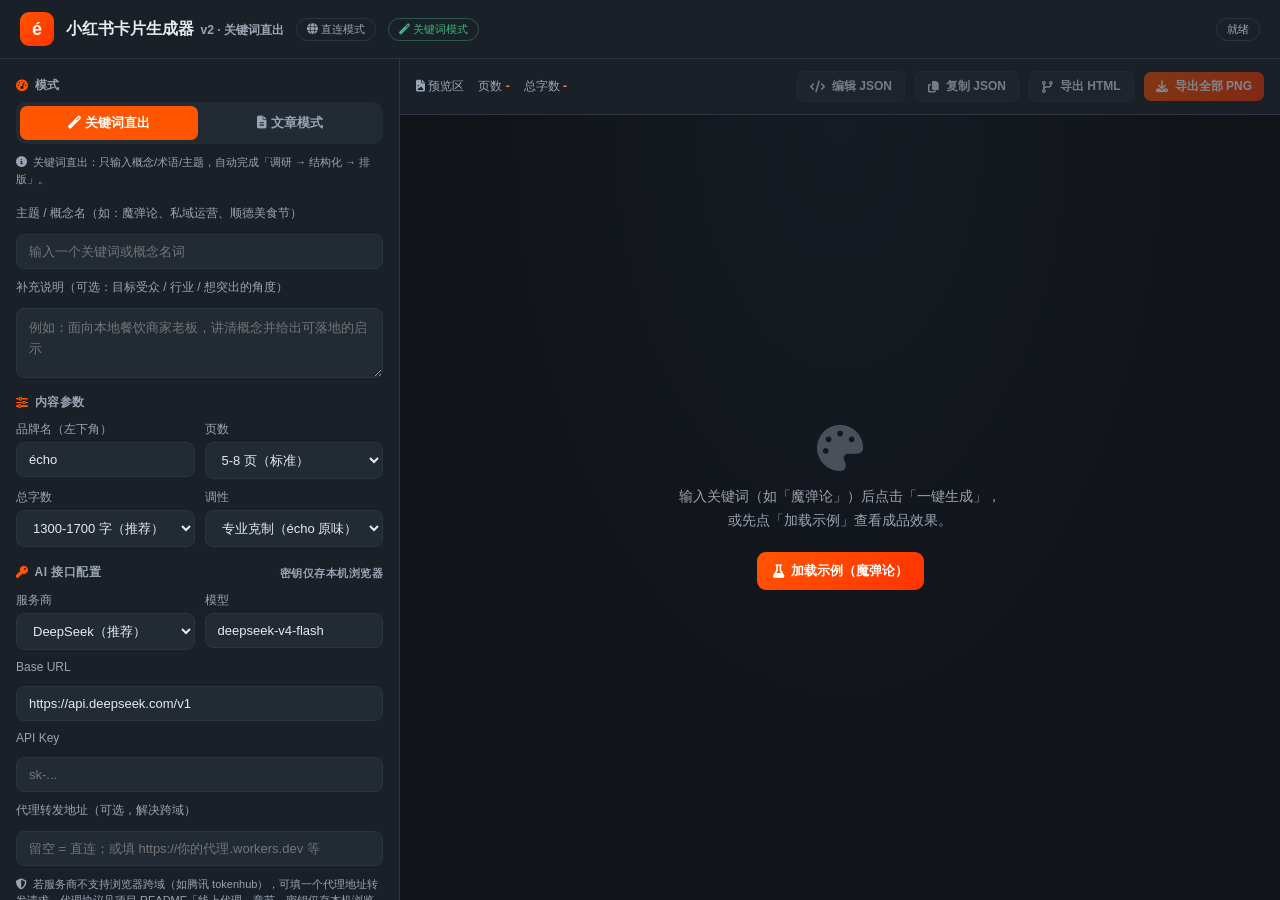
<file: index.html>
<!DOCTYPE html>
<html lang="zh-CN">
<head>
<meta charset="UTF-8">
<meta name="viewport" content="width=device-width, initial-scale=1.0">
<title>小红书卡片生成器 v2 · 关键词直出</title>
<link rel="stylesheet" id="fa-css" href="https://cdnjs.cloudflare.com/ajax/libs/font-awesome/6.4.0/css/all.min.css">
<script>
  // FontAwesome 失败时回退到国内镜像
  document.getElementById('fa-css').addEventListener('error', function () {
    this.href = 'https://cdn.staticfile.org/font-awesome/6.4.0/css/all.min.css';
  });
</script>
<!-- 品牌字体：江成圆体（JiangChengYuanTi）已自托管于 assets/fonts/，彻底摆脱外部 CDN 偶发 204 空响应问题 -->
<!-- 用 <link> 加载利于 html2canvas 导出时识别 @font-face -->
<link rel="stylesheet" id="brand-font-css" href="assets/fonts/result.css">
<script>
  // 本地字体加载失败时，回退到外部 CDN（兜底），并提示用户
  document.getElementById('brand-font-css').addEventListener('error', function () {
    console.warn('本地品牌字体加载失败，回退到外部 CDN');
    try {
      var fb = document.createElement('link');
      fb.rel = 'stylesheet';
      fb.href = 'https://fontsapi.zeoseven.com/59/main/result.css';
      document.head.appendChild(fb);
    } catch (e) {}
    try { showToast && showToast('本地品牌字体加载失败，已回退外部 CDN', 'warn'); } catch(e) {}
  });
</script>
<style>
  :root {
    --bg: #101318; --panel: #1a2028; --panel-2: #222a34; --border: #2b3440;
    --text: #e8eaed; --text-2: #9aa4b2; --accent: #FF5500; --accent-2: #ff7a33;
    --ok: #3fb27f; --warn: #e0a53d; --err: #e05c5c;
  }
  * { box-sizing: border-box; }
  html, body { height: 100%; }
  body {
    margin: 0; background: var(--bg); color: var(--text);
    font-family: -apple-system, "PingFang SC", "Microsoft YaHei", sans-serif;
    display: flex; flex-direction: column; overflow: hidden;
  }
  header {
    flex-shrink: 0; display: flex; align-items: center; gap: 12px;
    padding: 12px 20px; background: var(--panel); border-bottom: 1px solid var(--border);
  }
  header .logo { width: 34px; height: 34px; border-radius: 9px; background: linear-gradient(135deg, #FF5500, #FF3300); display: flex; align-items: center; justify-content: center; color: #fff; font-weight: 900; font-size: 18px; }
  header h1 { font-size: 16px; margin: 0; font-weight: 700; }
  header .sub { font-size: 12px; color: var(--text-2); margin-left: 2px; }
  header .spacer { flex: 1; }
  .badge { font-size: 11px; padding: 3px 10px; border-radius: 20px; border: 1px solid var(--border); color: var(--text-2); }
  .badge.ok { color: var(--ok); border-color: rgba(63,178,127,.4); }
  .badge.warn { color: var(--warn); border-color: rgba(224,165,61,.4); }

  main { flex: 1; display: flex; min-height: 0; }

  /* ---------- 左侧面板 ---------- */
  #sidebar {
    width: 400px; flex-shrink: 0; background: var(--panel); border-right: 1px solid var(--border);
    overflow-y: auto; padding: 18px 16px 28px; display: flex; flex-direction: column; gap: 16px;
  }
  #sidebar::-webkit-scrollbar, .scroll::-webkit-scrollbar { width: 6px; }
  #sidebar::-webkit-scrollbar-thumb, .scroll::-webkit-scrollbar-thumb { background: var(--border); border-radius: 3px; }

  .section { display: flex; flex-direction: column; gap: 8px; }
  .section-title { font-size: 12px; color: var(--text-2); font-weight: 600; letter-spacing: .5px; display: flex; align-items: center; gap: 6px; }
  .section-title i { color: var(--accent); }

  .tabs { display: flex; background: var(--panel-2); border-radius: 10px; padding: 4px; gap: 4px; }
  .tabs button {
    flex: 1; border: none; background: transparent; color: var(--text-2); font-size: 13px;
    padding: 8px 0; border-radius: 7px; cursor: pointer; transition: .15s; font-weight: 600;
  }
  .tabs button.active { background: var(--accent); color: #fff; }

  label { font-size: 12px; color: var(--text-2); display: block; margin: 2px 0 4px; }
  input[type=text], input[type=password], textarea, select {
    width: 100%; background: var(--panel-2); border: 1px solid var(--border); color: var(--text);
    border-radius: 8px; padding: 9px 12px; font-size: 13px; font-family: inherit; outline: none; transition: .15s;
  }
  input:focus, textarea:focus, select:focus { border-color: var(--accent); }
  textarea { resize: vertical; min-height: 70px; line-height: 1.6; }
  textarea.big { min-height: 150px; }
  .row { display: flex; gap: 10px; }
  .row > * { flex: 1; }
  .hint { font-size: 11px; color: var(--text-2); line-height: 1.5; margin-top: 2px; }
  .hint i { margin-right: 3px; }

  .btn {
    display: inline-flex; align-items: center; justify-content: center; gap: 7px;
    border: 1px solid var(--border); background: var(--panel-2); color: var(--text);
    padding: 10px 16px; border-radius: 9px; font-size: 13px; font-weight: 600; cursor: pointer; transition: .15s;
  }
  .btn:hover { border-color: var(--accent); color: var(--accent-2); }
  .btn:disabled { opacity: .45; cursor: not-allowed; }
  .btn.primary { background: linear-gradient(135deg, #FF5500, #FF3300); border: none; color: #fff; }
  .btn.primary:hover { filter: brightness(1.08); color: #fff; }
  .btn.ghost { background: transparent; }
  .btn.sm { padding: 6px 12px; font-size: 12px; border-radius: 7px; }

  /* 流水线进度 */
  #pipeline { display: none; flex-direction: column; gap: 8px; padding: 12px; background: var(--panel-2); border-radius: 10px; }
  #pipeline.visible { display: flex; }
  .stage { display: flex; align-items: center; gap: 9px; font-size: 13px; color: var(--text-2); }
  .stage .dot { width: 9px; height: 9px; border-radius: 50%; background: var(--border); flex-shrink: 0; }
  .stage .label { flex: 1; }
  .stage .timer { font-size: 11px; color: var(--text-2); opacity: .7; font-variant-numeric: tabular-nums; min-width: 38px; text-align: right; }
  .stage.active { color: var(--text); }
  .stage.active .dot { background: var(--accent); animation: pulse 1s infinite; }
  .stage.done { color: var(--text); }
  .stage.done .dot { background: var(--ok); }
  .stage.err .dot { background: var(--err); }
  #pipelineTimer {
    margin-top: 4px; padding-top: 10px; border-top: 1px dashed var(--border);
    font-size: 12px; color: var(--accent-2); display: flex; align-items: center; gap: 6px;
    font-variant-numeric: tabular-nums;
  }
  #pipelineTimer i { animation: pulse 1.4s infinite; }
  @keyframes pulse { 0%,100% { opacity: 1; } 50% { opacity: .3; } }

  #briefBox { display: none; }
  #briefBox.visible { display: block; }
  details.brief { background: var(--panel-2); border-radius: 10px; padding: 10px 12px; font-size: 12px; }
  details.brief summary { cursor: pointer; color: var(--text-2); font-weight: 600; }
  details.brief pre { white-space: pre-wrap; word-break: break-all; color: var(--text-2); line-height: 1.6; max-height: 180px; overflow-y: auto; margin: 8px 0 0; font-family: ui-monospace, Menlo, monospace; font-size: 11px; }

  #toast { position: fixed; top: 70px; left: 50%; transform: translateX(-50%); z-index: 999; display: none; }
  .toast-item {
    background: var(--panel-2); border: 1px solid var(--border); color: var(--text);
    padding: 10px 18px; border-radius: 10px; font-size: 13px; box-shadow: 0 8px 30px rgba(0,0,0,.35);
    margin-bottom: 8px; display: flex; gap: 8px; align-items: center; max-width: 640px;
  }
  .toast-item.err { border-color: var(--err); }
  .toast-item.err i { color: var(--err); }
  .toast-item.ok i { color: var(--ok); }

  /* ---------- 右侧预览 ---------- */
  #mainCol { flex: 1; display: flex; flex-direction: column; min-width: 0; }
  #toolbar {
    flex-shrink: 0; display: flex; align-items: center; gap: 10px; padding: 12px 16px;
    background: var(--panel); border-bottom: 1px solid var(--border); flex-wrap: wrap;
  }
  #toolbar .meta { font-size: 12px; color: var(--text-2); margin-right: 4px; }
  #toolbar .spacer { flex: 1; }
  #stats { font-size: 12px; color: var(--text-2); display: flex; gap: 14px; align-items: center; }
  #stats .num { color: var(--accent-2); font-weight: 700; }

  #stageWrap { flex: 1; min-height: 0; position: relative; background: radial-gradient(ellipse at 50% 0%, #161b23 0%, #101318 70%); }
  #genLoading {
    position: absolute; inset: 0; z-index: 20; display: none;
    flex-direction: column; align-items: center; justify-content: center; gap: 10px;
    color: var(--text-2); background: radial-gradient(ellipse at 50% 0%, #161b23 0%, #101318 70%);
  }
  #genLoading.visible { display: flex; }
  #genLoading i { font-size: 40px; color: var(--accent); margin-bottom: 4px; }
  #genLoading .sub { font-size: 12px; opacity: .7; }
  #previewArea {
    height: 100%; display: flex; flex-direction: row; gap: 40px; padding: 0 46vw;
    overflow-x: auto; overflow-y: hidden; align-items: center;
    scroll-snap-type: x mandatory; scroll-padding: 46vw;
  }
  #previewArea::-webkit-scrollbar { height: 8px; }
  #previewArea::-webkit-scrollbar-thumb { background: var(--border); border-radius: 4px; }
  #emptyState {
    position: absolute; inset: 0; display: flex; flex-direction: column; align-items: center; justify-content: center; gap: 14px; color: var(--text-2);
  }
  #emptyState .icon { font-size: 46px; opacity: .4; }
  #emptyState p { font-size: 14px; margin: 0; line-height: 1.7; text-align: center; }
  #emptyState .demo-btn { margin-top: 6px; }

  .card-slot { position: relative; flex-shrink: 0; scroll-snap-align: center; }
  .card-badge {
    position: absolute; top: -26px; right: 0; font-size: 11px; color: var(--text-2);
    background: var(--panel-2); padding: 3px 10px; border-radius: 12px; border: 1px solid var(--border);
    z-index: 5; white-space: nowrap;
  }
  .card-badge.over { color: var(--warn); border-color: rgba(224,165,61,.5); }

  /* 大图预览 Modal */
  #modal { position: fixed; inset: 0; background: rgba(5,8,12,.82); z-index: 500; display: none; align-items: center; justify-content: center; flex-direction: column; gap: 16px; }
  #modal.open { display: flex; }
  #modal .viewer { width: 640px; height: 856px; background: #FBF9F6; border-radius: 14px; overflow: hidden; position: relative; box-shadow: 0 20px 60px rgba(0,0,0,.5); }
  #modal .viewer .xhs-card { transform-origin: top left; transform: scale(0.515); }
  #modal .actions { display: flex; gap: 10px; }

  /* JSON 编辑器 Modal */
  #jsonModal { position: fixed; inset: 0; background: rgba(5,8,12,.82); z-index: 500; display: none; align-items: center; justify-content: center; }
  #jsonModal.open { display: flex; }
  .modal-panel { width: min(860px, 92vw); background: var(--panel); border: 1px solid var(--border); border-radius: 14px; padding: 18px; display: flex; flex-direction: column; gap: 12px; }
  .modal-panel h3 { margin: 0; font-size: 15px; }
  .modal-panel textarea { min-height: 380px; font-family: ui-monospace, Menlo, monospace; font-size: 12px; line-height: 1.55; }
  .modal-actions { display: flex; gap: 10px; justify-content: flex-end; }

  .kbd { font-size: 11px; background: var(--panel-2); border: 1px solid var(--border); border-bottom-width: 2px; border-radius: 5px; padding: 1px 6px; color: var(--text-2); }
</style>
</head>
<body>

<header>
  <div class="logo">é</div>
  <div>
    <h1>小红书卡片生成器 <span class="sub">v2 · 关键词直出</span></h1>
  </div>
  <span class="badge" id="connBadge"><i class="fas fa-circle"></i> 直连模式</span>
  <span class="badge ok" id="modeBadge"><i class="fas fa-magic"></i> 关键词模式</span>
  <span class="spacer"></span>
  <span class="badge" id="stateBadge">就绪</span>
</header>

<main>
  <!-- ============ 左侧：配置与输入 ============ -->
  <aside id="sidebar">

    <div class="section">
      <div class="section-title"><i class="fas fa-tachometer-alt"></i> 模式</div>
      <div class="tabs" id="modeTabs">
        <button class="active" data-mode="keyword"><i class="fas fa-magic"></i> 关键词直出</button>
        <button data-mode="article"><i class="fas fa-file-alt"></i> 文章模式</button>
      </div>
      <div class="hint"><i class="fas fa-info-circle"></i> 关键词直出：只输入概念/术语/主题，自动完成「调研 → 结构化 → 排版」。</div>
    </div>

    <!-- 关键词模式输入 -->
    <div class="section" id="kwPanel">
      <label>主题 / 概念名（如：魔弹论、私域运营、顺德美食节）</label>
      <input type="text" id="kwInput" placeholder="输入一个关键词或概念名词">
      <label>补充说明（可选：目标受众 / 行业 / 想突出的角度）</label>
      <textarea id="kwExtra" placeholder="例如：面向本地餐饮商家老板，讲清概念并给出可落地的启示"></textarea>
    </div>

    <!-- 文章模式输入 -->
    <div class="section" id="artPanel" style="display:none">
      <label>粘贴完整文章 / 素材（原有工作流，一步直出卡片）</label>
      <textarea id="artInput" class="big" placeholder="粘贴文章正文…"></textarea>
    </div>

    <div class="section">
      <div class="section-title"><i class="fas fa-sliders-h"></i> 内容参数</div>
      <div class="row">
        <div><label>品牌名（左下角）</label><input type="text" id="brandInput" value="écho"></div>
        <div><label>页数</label>
          <select id="pageRange">
            <option value="4-6">4-6 页（精炼）</option>
            <option value="5-8" selected>5-8 页（标准）</option>
            <option value="8-12">8-12 页（深度）</option>
          </select>
        </div>
      </div>
      <div class="row">
        <div><label>总字数</label>
          <select id="totalRange">
            <option value="1000-1300">1000-1300 字</option>
            <option value="1300-1700" selected>1300-1700 字（推荐）</option>
            <option value="1700-2000">1700-2000 字</option>
          </select>
        </div>
        <div><label>调性</label>
          <select id="toneSel">
            <option value="专业克制" selected>专业克制（écho 原味）</option>
            <option value="轻松易懂">轻松易懂</option>
            <option value="极简商务">极简商务</option>
          </select>
        </div>
      </div>
    </div>

    <div class="section">
      <div class="section-title"><i class="fas fa-key"></i> AI 接口配置 <span class="hint" style="margin-left:auto">密钥仅存本机浏览器</span></div>
      <div class="row">
        <div><label>服务商</label>
          <select id="providerSel">
            <option value="deepseek" selected>DeepSeek（推荐）</option>
            <option value="openai">OpenAI</option>
            <option value="custom">自定义（OpenAI 兼容）</option>
          </select>
        </div>
        <div><label>模型</label><input type="text" id="modelInput" value="deepseek-v4-flash"></div>
      </div>
      <label>Base URL</label>
      <input type="text" id="baseUrlInput" value="https://api.deepseek.com/v1">
      <label>API Key</label>
      <input type="password" id="apiKeyInput" placeholder="sk-..." autocomplete="off">
      <label>代理转发地址（可选，解决跨域）</label>
      <input type="text" id="proxyUrlInput" placeholder="留空 = 直连；或填 https://你的代理.workers.dev 等">
      <div class="hint"><i class="fas fa-shield-alt"></i> 若服务商不支持浏览器跨域（如腾讯 tokenhub），可填一个代理地址转发请求。代理协议见项目 README「线上代理」章节。密钥仅存本机浏览器。</div>
      <div class="row" style="margin-top:4px">
        <button class="btn primary" id="genBtn"><i class="fas fa-wand-magic-sparkles"></i> 一键生成</button>
        <button class="btn" id="demoBtn"><i class="fas fa-flask"></i> 加载示例</button>
      </div>
      <button class="btn sm" id="testBtn" style="width:100%"><i class="fas fa-stethoscope"></i> 测试连接（诊断 URL / 网络 / Key）</button>
    </div>

    <!-- 流水线进度 -->
    <div id="pipeline">
      <div class="stage" data-stage="research"><span class="dot"></span><span class="label">① 调研：收集主题关键信息</span><span class="timer"></span></div>
      <div class="stage" data-stage="organize"><span class="dot"></span><span class="label">② 结构化：组织卡片内容</span><span class="timer"></span></div>
      <div class="stage" data-stage="render"><span class="dot"></span><span class="label">③ 排版：渲染 écho 卡片</span><span class="timer"></span></div>
      <div id="pipelineTimer" style="display:none"><i class="fas fa-hourglass-half"></i> <span id="timerText">已等待 0s</span></div>
    </div>

    <!-- 调研简报（可展开） -->
    <div id="briefBox">
      <details class="brief">
        <summary><i class="fas fa-book-open"></i> 查看调研简报（AI 收集的关键信息）</summary>
        <pre id="briefPre"></pre>
      </details>
    </div>
  </aside>

  <!-- ============ 右侧：预览 ============ -->
  <section id="mainCol">
    <div id="toolbar">
      <span class="meta"><i class="fas fa-file-image"></i> 预览区</span>
      <span id="stats">
        <span>页数 <span class="num" id="stPages">-</span></span>
        <span>总字数 <span class="num" id="stChars">-</span></span>
        <span id="stWarn" style="display:none;color:var(--warn)"></span>
      </span>
      <span class="spacer"></span>
      <button class="btn sm" id="editJsonBtn" disabled><i class="fas fa-code"></i> 编辑 JSON</button>
      <button class="btn sm" id="copyJsonBtn" disabled><i class="fas fa-copy"></i> 复制 JSON</button>
      <button class="btn sm" id="exportHtmlBtn" disabled><i class="fas fa-code-branch"></i> 导出 HTML</button>
      <button class="btn sm primary" id="exportPngBtn" disabled><i class="fas fa-download"></i> 导出全部 PNG</button>
    </div>

    <div id="stageWrap">
      <div id="previewArea"></div>
      <div id="genLoading">
        <i class="fas fa-spinner fa-spin"></i> AI 正在生成内容，请稍候…
        <span class="sub">约需 15–60s（取决于模型速度），可继续观察左侧流水线进度</span>
      </div>
      <div id="emptyState">
        <i class="fas fa-palette icon"></i>
        <p>输入关键词（如「魔弹论」）后点击「一键生成」，<br>或先点「加载示例」查看成品效果。</p>
        <button class="btn primary demo-btn" id="emptyDemoBtn"><i class="fas fa-flask"></i> 加载示例（魔弹论）</button>
      </div>
    </div>
  </section>
</main>

<!-- 单页大图 -->
<div id="modal">
  <div class="viewer" id="modalViewer"></div>
  <div class="actions">
    <button class="btn primary" id="modalDlBtn"><i class="fas fa-download"></i> 导出此页 PNG</button>
    <button class="btn" id="modalCloseBtn"><i class="fas fa-times"></i> 关闭</button>
  </div>
</div>

<!-- JSON 编辑器 -->
<div id="jsonModal">
  <div class="modal-panel">
    <h3><i class="fas fa-code"></i> 编辑内容结构 JSON（改完点「应用并渲染」）</h3>
    <textarea id="jsonEditor" spellcheck="false"></textarea>
    <div class="modal-actions">
      <button class="btn" id="jsonCancelBtn">取消</button>
      <button class="btn primary" id="jsonApplyBtn"><i class="fas fa-check"></i> 应用并渲染</button>
    </div>
  </div>
</div>

<div id="toast"></div>

<!-- 依赖（html2canvas 本地优先，失败依次回退 cdnjs / 国内镜像） -->
<script id="h2c" src="assets/html2canvas.min.js"></script>
<script>
  document.getElementById('h2c').addEventListener('error', function () {
    var s = document.createElement('script');
    s.src = 'https://cdnjs.cloudflare.com/ajax/libs/html2canvas/1.4.1/html2canvas.min.js';
    s.onerror = function () {
      var s2 = document.createElement('script');
      s2.src = 'https://cdn.staticfile.org/html2canvas/1.4.1/html2canvas.min.js';
      s2.onload = function () { window.__H2C_FALLBACK__ = true; };
      document.head.appendChild(s2);
    };
    s.onload = function () { window.__H2C_FALLBACK__ = true; };
    document.head.appendChild(s);
  });
</script>

<!-- 渲染引擎 + 演示数据 -->
<script src="assets/echo-logo-base64.js"></script>
<script src="assets/renderer.js"></script>
<script src="demo/demo-data.js"></script>

<script>
'use strict';

/* ================= 状态 ================= */
var state = {
  content: null,          // 当前内容 JSON
  brief: null,            // 调研简报
  mode: 'keyword',
  viaProxy: false,
  exporting: false
};

/* ================= 本地存储（容错 file:// / sandbox） ================= */
var store = {
  get: function (k, d) {
    try { var v = localStorage.getItem('xhs2_' + k); return v == null ? d : v; } catch (e) { return d; }
  },
  set: function (k, v) {
    try { localStorage.setItem('xhs2_' + k, v); } catch (e) { /* ignore */ }
  }
};

/* ================= 服务商预设 ================= */
var PROVIDERS = {
  deepseek: { base: 'https://api.deepseek.com/v1', model: 'deepseek-v4-flash', label: 'DeepSeek' },
  openai: { base: 'https://api.openai.com/v1', model: 'gpt-4o-mini', label: 'OpenAI' },
  custom: { base: '', model: '', label: '自定义' }
};

/* ================= DOM 引用 ================= */
var $ = function (id) { return document.getElementById(id); };
var els = {
  kwInput: $('kwInput'), kwExtra: $('kwExtra'), artInput: $('artInput'),
  brandInput: $('brandInput'), pageRange: $('pageRange'), totalRange: $('totalRange'), toneSel: $('toneSel'),
  providerSel: $('providerSel'), modelInput: $('modelInput'), baseUrlInput: $('baseUrlInput'), apiKeyInput: $('apiKeyInput'), proxyUrlInput: $('proxyUrlInput'),
  genBtn: $('genBtn'), demoBtn: $('demoBtn'), testBtn: $('testBtn'), emptyDemoBtn: $('emptyDemoBtn'),
  pipeline: $('pipeline'), briefBox: $('briefBox'), briefPre: $('briefPre'),
  previewArea: $('previewArea'), emptyState: $('emptyState'), genLoading: $('genLoading'),
  stPages: $('stPages'), stChars: $('stChars'), stWarn: $('stWarn'),
  editJsonBtn: $('editJsonBtn'), copyJsonBtn: $('copyJsonBtn'),
  exportHtmlBtn: $('exportHtmlBtn'), exportPngBtn: $('exportPngBtn'),
  modeBadge: $('modeBadge'), connBadge: $('connBadge'), stateBadge: $('stateBadge'),
  toast: $('toast'), modal: $('modal'), modalViewer: $('modalViewer'),
  modalDlBtn: $('modalDlBtn'), modalCloseBtn: $('modalCloseBtn'),
  jsonModal: $('jsonModal'), jsonEditor: $('jsonEditor'), jsonCancelBtn: $('jsonCancelBtn'), jsonApplyBtn: $('jsonApplyBtn')
};

/* ================= 提示 ================= */
function toast(msg, type) {
  var t = document.createElement('div');
  t.className = 'toast-item ' + (type || '');
  t.innerHTML = '<i class="fas ' + (type === 'err' ? 'fa-circle-exclamation' : type === 'ok' ? 'fa-circle-check' : 'fa-info-circle') + '"></i>' + msg;
  els.toast.appendChild(t);
  els.toast.style.display = 'block';
  setTimeout(function () { t.style.opacity = '0'; t.style.transition = 'opacity .3s'; }, 4200);
  setTimeout(function () { t.remove(); if (!els.toast.children.length) els.toast.style.display = 'none'; }, 4600);
}

/* ================= 配置读写 ================= */
function loadConfig() {
  var p = store.get('provider', 'deepseek');
  els.providerSel.value = p;
  els.baseUrlInput.value = store.get('baseUrl', PROVIDERS[p].base);
  els.modelInput.value = store.get('model', PROVIDERS[p].model);
  els.apiKeyInput.value = store.get('apiKey', '');
  els.proxyUrlInput.value = store.get('proxyUrl', '');
  els.brandInput.value = store.get('brand', 'écho');
  els.pageRange.value = store.get('pages', '5-8');
  els.totalRange.value = store.get('total', '1300-1700');
  els.toneSel.value = store.get('tone', '专业克制');
}
function saveConfig() {
  store.set('provider', els.providerSel.value);
  store.set('baseUrl', els.baseUrlInput.value.trim());
  store.set('model', els.modelInput.value.trim());
  store.set('apiKey', els.apiKeyInput.value.trim());
  store.set('proxyUrl', els.proxyUrlInput.value.trim());
  store.set('brand', els.brandInput.value.trim());
  store.set('pages', els.pageRange.value);
  store.set('total', els.totalRange.value);
  store.set('tone', els.toneSel.value);
}
els.providerSel.addEventListener('change', function () {
  var p = els.providerSel.value;
  if (p === 'custom') return;
  els.baseUrlInput.value = PROVIDERS[p].base;
  els.modelInput.value = PROVIDERS[p].model;
});

/* ================= 连接方式探测 ================= */
function detectConn(cb) {
  if (location.protocol !== 'http:' && location.protocol !== 'https:') { cb(false); return; }
  /* 仅本地回环服务（python3 server.py）才存在 /api/health；
     静态托管（GitHub Pages / 自定义域名）直接判定直连模式，避免无谓的 404 请求 */
  var h = location.hostname;
  if (h !== '127.0.0.1' && h !== 'localhost' && h !== '::1') { cb(false); return; }
  fetch('/api/health', { method: 'GET' }).then(function (r) {
    cb(r.ok);
  }).catch(function () { cb(false); });
}

/* ================= LLM 调用 ================= */
function callLLM(messages, temperature, maxTokens) {
  return new Promise(function (resolve, reject) {
    var base = els.baseUrlInput.value.trim().replace(/\/+$/, '');
    var model = els.modelInput.value.trim();
    var key = els.apiKeyInput.value.trim();
    var proxy = els.proxyUrlInput.value.trim().replace(/\/+$/, '');
    if (!base || !model) return reject(new Error('请先填写 Base URL 与模型'));
    if (!key) return reject(new Error('请填写 API Key（密钥仅保存在本机浏览器）'));

    var directBody = {
      model: model, messages: messages, temperature: temperature == null ? 0.7 : temperature
    };
    if (maxTokens) directBody.max_tokens = maxTokens;
    if (els.providerSel.value !== 'custom') directBody.response_format = { type: 'json_object' };

    var ctrl = new AbortController();
    var timer = setTimeout(function () { ctrl.abort(); }, 150000);
    var attempt = 0;

    var doFetch = function (url, body, retriedJsonFormat) {
      fetch(url, {
        method: 'POST',
        headers: { 'Content-Type': 'application/json', 'Authorization': 'Bearer ' + key },
        body: JSON.stringify(body),
        signal: ctrl.signal
      }).then(function (r) {
        return r.text().then(function (t) {
          var j = null;
          try { j = JSON.parse(t); } catch (e) { j = null; }
          return { ok: r.ok, status: r.status, json: j, raw: t };
        });
      }).then(function (res) {
        clearTimeout(timer);
        if (!res.ok) {
          /* 兼容：部分服务商（腾讯 tokenhub 等）不支持 response_format，400 时去掉重试一次 */
          if (res.status === 400 && body.response_format && !retriedJsonFormat) {
            var retryBody = JSON.parse(JSON.stringify(body));
            delete retryBody.response_format;
            doFetch(url, retryBody, true);
            return;
          }
          var msg = (res.json && res.json.error && (res.json.error.message || res.json.error.type)) || res.raw || ('HTTP ' + res.status);
          if (res.status === 401 || res.status === 403) msg = 'API Key 无效或无权限（' + res.status + '），请检查 Key 是否复制完整、是否有余额';
          else if (res.status === 404) msg = '接口路径 404：Base URL 可能缺少 /v1 或路径不对（当前 ' + base + '）';
          else if (res.status === 400) {
            /* 优先显示服务端真实报错（如 DeepSeek 的 "Prompt must contain the word 'json'"），便于定位 */
            var srvErr = (res.json && res.json.error && (res.json.error.message || res.json.error.type)) || '';
            msg = '请求被拒（400）：' + (srvErr || ('模型名可能不对（' + model + '）或服务商不支持 response_format 参数'));
          }
          reject(new Error('接口返回错误：' + String(msg).slice(0, 200)));
          return;
        }
        var text = res.json && res.json.choices && res.json.choices[0] && res.json.choices[0].message && res.json.choices[0].message.content;
        if (!text) {
          /* 服务商偶发返回空内容（腾讯混元 hy3 实测存在），自动重试一次 */
          if (attempt < 2) {
            attempt++;
            clearTimeout(timer);
            timer = setTimeout(function () { ctrl.abort(); }, 150000);
            doFetch(url, body, retriedJsonFormat);
            return;
          }
          reject(new Error('接口连续返回空（可能是模型超长输出被截断或服务商限流）。建议：① 稍后再试 ② 缩小页数/字数 ③ 换 DeepSeek 模型。原始返回：' + String(res.raw).slice(0, 120))); return;
        }
        resolve(text);
      }).catch(function (e) {
        clearTimeout(timer);
        if (e.name === 'AbortError') reject(new Error('请求超时（150s），可能是模型生成过慢或网络不佳，请重试或换更快的模型'));
        else if (e instanceof TypeError) {
          /* 网络层失败：DNS/连接被拒/CORS/混合内容 */
          var b = els.baseUrlInput.value.trim();
          if (b.indexOf('http://') === 0) reject(new Error('Base URL 是 http://，当前页面为 https，浏览器已拦截（Mixed Content）。请改为 https://，或本机 python3 server.py 使用'));
          else reject(new Error('无法连接 ' + b + '（服务商可能不支持浏览器跨域 CORS，或网络不可达）。解法：① 在「代理转发地址」填一个支持 CORS 的代理，或 ② 本机 python3 server.py 后访问 http://127.0.0.1:8765'));
        }
        else reject(e);
      });
    };

    /* 代理模式：POST 到代理地址，代理转发到真实 LLM（协议与 server.py /api/chat 一致） */
    if (proxy) {
      fetch(proxy, {
        method: 'POST',
        headers: { 'Content-Type': 'application/json' },
        body: JSON.stringify({ baseUrl: base, apiKey: key, model: model, messages: messages, temperature: temperature == null ? 0.7 : temperature }),
        signal: ctrl.signal
      }).then(function (r) { return r.json(); }).then(function (j) {
        clearTimeout(timer);
        if (!j.ok) {
          var m = (j.error && j.error.message) || 'HTTP ' + (j.status || '?');
          reject(new Error('代理返回错误：' + String(m).slice(0, 200)));
          return;
        }
        var text = j.choices && j.choices[0] && j.choices[0].message && j.choices[0].message.content;
        if (!text) { reject(new Error('代理返回内容为空')); return; }
        resolve(text);
      }).catch(function (e) {
        clearTimeout(timer);
        if (e.name === 'AbortError') reject(new Error('代理请求超时（150s），可能是模型生成过慢，请重试或换更快的模型'));
        else reject(new Error('代理连接失败：' + e.message + '（检查代理地址是否填写正确）'));
      });
      return;
    }

    if (state.viaProxy) {
      doFetch('/api/chat', { baseUrl: base, apiKey: key, model: model, messages: messages, temperature: temperature == null ? 0.7 : temperature });
    } else {
      doFetch(base + '/chat/completions', directBody);
    }
  });
}

/* ================= 连接诊断（测试连接按钮） ================= */
function testConnection() {
  var base = els.baseUrlInput.value.trim().replace(/\/+$/, '');
  var model = els.modelInput.value.trim();
  var key = els.apiKeyInput.value.trim();
  var proxy = els.proxyUrlInput.value.trim().replace(/\/+$/, '');
  var lines = [];
  var bad = false;
  var done = function () {
    toast(lines.join('<br>'), bad ? 'err' : 'ok');
  };
  if (!base) { toast('请先填写 Base URL', 'err'); return; }
  if (!model) { toast('请先填写模型', 'err'); return; }
  if (!key) { toast('请填写 API Key（诊断才能验证 Key 是否有效）', 'err'); return; }

  if (proxy) lines.push('✓ 已配置代理转发地址：' + proxy);

  /* ① URL 格式 */
  if (!/^https?:\/\//.test(base)) { lines.push('✗ Base URL 必须以 http(s):// 开头'); bad = true; }
  else if (base.indexOf('http://') === 0) {
    lines.push('✗ Base URL 是 http:// —— GitHub Pages 是 https，浏览器会拦截（Mixed Content）。请改为 https://'); bad = true;
  } else if (/openai\.com/i.test(base)) {
    lines.push('⚠ 检测到 OpenAI 域名：国内网络通常无法直连 api.openai.com，请使用可访问的服务商或本机 server.py 代理');
  } else {
    lines.push('✓ URL 格式正确：' + base);
  }

  /* ② 网络可达性 + CORS 探测 */
  var probe = new Promise(function (resolve) {
    var ctrl = new AbortController();
    var timer = setTimeout(function () { ctrl.abort(); }, 12000);
    fetch(base + '/models', {
      method: 'GET',
      headers: { 'Authorization': 'Bearer ' + key },
      signal: ctrl.signal
    }).then(function (r) {
      clearTimeout(timer);
      var cors = r.headers.get('access-control-allow-origin');
      if (r.ok || r.status < 500) {
        /* fetch 能拿到响应 = 浏览器 CORS 已放行；若 CORS 被拦会走 catch 分支 */
        lines.push('✓ 网络可达，服务商已响应（HTTP ' + r.status + '）→ 浏览器可直连（CORS 正常）');
      } else {
        lines.push('✗ 服务商返回 HTTP ' + r.status + '（网络可达，但服务端异常）'); bad = true;
      }
      resolve();
    }).catch(function (e) {
      clearTimeout(timer);
      /* fetch 抛错 = CORS 被拦 或 网络不可达。发一个 OPTIONS 预检进一步区分 */
      fetch(base + '/chat/completions', {
        method: 'OPTIONS',
        headers: {
          'Origin': location.origin,
          'Access-Control-Request-Method': 'POST',
          'Access-Control-Request-Headers': 'authorization,content-type'
        }
      }).then(function (r) {
        var cors = r.headers.get('access-control-allow-origin');
        if (cors) {
          lines.push('✗ 预检通过但请求仍失败，疑为网络/代理问题：' + (e.name === 'AbortError' ? '超时' : e.message)); bad = true;
        } else {
          lines.push('✗ 该服务商【不支持浏览器跨域 CORS】（预检 HTTP ' + r.status + '，无 Access-Control-Allow-Origin 头）');
          lines.push('  → 腾讯 tokenhub / 部分国内云厂商常见此限制，配置无法解决');
          lines.push('  → 解法一：在「代理转发地址」填一个支持 CORS 的代理（推荐，见 README「线上代理」）；');
          lines.push('  → 解法二：本机 python3 server.py 后访问 http://127.0.0.1:8765（自带代理）');
          bad = true;
        }
        resolve();
      }).catch(function () {
        lines.push('✗ 网络层失败：' + (e.name === 'AbortError' ? '连接超时（12s）' : e.message));
        lines.push('  → 可能原因：域名不可达 / 被防火墙或代理拦截');
        lines.push('  → 本地可用方案：python3 server.py 后通过 http://127.0.0.1:8765 使用（自带代理）');
        bad = true;
        resolve();
      });
    });
  });

  probe.then(function () {
    /* ③ Key + 模型 验证：若有代理走代理，否则直连
       注意：DeepSeek 等服务商要求 JSON 模式（response_format=json_object）下 prompt 必须含 "json" 字样，
       否则返回 400。因此探测消息必须带 json 字样，否则会误报模型名错误。 */
    var body = { model: model, messages: [{ role: 'user', content: 'Reply with JSON only, like {"ok": true}' }], max_tokens: 50 };
    if (els.providerSel.value !== 'custom') body.response_format = { type: 'json_object' };

    var check = function (promise) {
      promise.then(function (r) {
        if (r.ok) lines.push('✓ API Key 有效，模型「' + model + '」可用');
        else if (r.status === 401 || r.status === 403) { lines.push('✗ API Key 无效或无权限（' + r.status + '）→ 检查 Key 是否复制完整、有无空格、账户是否有余额'); bad = true; }
        else if (r.status === 404) { lines.push('✗ 路径 404 → Base URL 可能少了 /v1，例如应为 https://api.deepseek.com/v1'); bad = true; }
        else if (r.status === 400) {
          var srv = (r.json && r.json.error && (r.json.error.message || r.json.error.type)) || '';
          if (srv) lines.push('✗ HTTP 400 → 服务商返回：' + srv);
          else lines.push('✗ HTTP 400 → 模型名可能不对（' + model + '）或服务商不支持 response_format');
          bad = true;
        }
        else { lines.push('⚠ 返回 HTTP ' + r.status + '（服务商异常）'); bad = true; }
        done();
      }).catch(function (e) {
        lines.push('✗ Key 验证请求失败：' + e.message);
        bad = true;
        done();
      });
    };

    if (proxy) {
      fetch(proxy, {
        method: 'POST',
        headers: { 'Content-Type': 'application/json' },
        body: JSON.stringify({ baseUrl: base, apiKey: key, model: model, messages: [{ role: 'user', content: 'Reply with JSON only, like {"ok": true}' }], temperature: 0.3 })
      }).then(function (r) { return r.json(); }).then(function (j) {
        if (j.ok) lines.push('✓ 代理转发成功，API Key 有效，模型「' + model + '」可用');
        else { lines.push('✗ 代理返回错误：' + ((j.error && j.error.message) || 'unknown')); bad = true; }
        done();
      }).catch(function (e) {
        lines.push('✗ 代理连接失败：' + e.message); bad = true; done();
      });
    } else {
      check(fetch(base + '/chat/completions', {
        method: 'POST',
        headers: { 'Content-Type': 'application/json', 'Authorization': 'Bearer ' + key },
        body: JSON.stringify(body)
      }).then(function (r) {
        return r.text().then(function (t) {
          var j = null; try { j = JSON.parse(t); } catch (e) { j = null; }
          return { ok: r.ok, status: r.status, json: j, raw: t };
        });
      }));
    }
  });
}

/* 从 LLM 输出中提取 JSON（自适应解包：兼容腾讯混元 hy3 等把回复包成 {"text":"..."} 的服务商） */
function unwrapText(text) {
  var cur = String(text == null ? '' : text).trim();
  for (var i = 0; i < 6; i++) {
    if (cur.charAt(0) !== '{' || cur.charAt(cur.length - 1) !== '}') break;
    var obj = null;
    try { obj = JSON.parse(cur); } catch (e) { break; }
    if (!obj || typeof obj !== 'object' || Array.isArray(obj)) break;
    /* 已包含 pages 或 definition 等结构 → 这就是目标 JSON，返回 */
    if (obj.pages || obj.definition || obj.core_points) return cur;
    /* 否则看是否有 text/content/response/reply/answer 包裹字段，解一层 */
    var inner = null;
    ['text', 'content', 'response', 'reply', 'answer'].forEach(function (k) {
      if (inner === null && typeof obj[k] === 'string') inner = obj[k];
    });
    if (inner === null) break;
    cur = inner.trim();
  }
  return cur;
}

function extractJSON(text) {
  var s = unwrapText(text);
  s = s.replace(/^```(?:json)?/i, '').replace(/```$/i, '').trim();
  var start = s.indexOf('{');
  var end = s.lastIndexOf('}');
  if (start < 0 || end < 0) throw new Error('AI 未返回 JSON 结构，原始内容：' + String(text).slice(0, 200));
  try { return JSON.parse(s.slice(start, end + 1)); }
  catch (e) { throw new Error('AI 返回的 JSON 无法解析：' + e.message + '（原始：' + String(text).slice(0, 200) + '）'); }
}

/* ================= Prompt 模板 ================= */
function buildResearchPrompt(theme, extra) {
  var sys = [
    '你是资深「主题研究员」兼「品牌内容策略分析师」。你为一个本地生活/商业内容工作室服务，负责把关键词或概念快速转化为高信息密度的内容素材。',
    '',
    '【任务】围绕主题产出结构化研究简报 JSON，研究维度：',
    '1. definition：一句话定义（30-60字）',
    '2. background：背景与来源（提出时间、提出者/学派、时代语境，80-160字）',
    '3. core_points：3-6 条核心观点/要点，每条 title（10字内）+ detail（50-120字）',
    '4. evidence：1-4 条代表性例证/案例/实证研究，每条 title + detail（真实存在才写）',
    '5. application：1-3 条现实应用或争议（含该概念在当下商业/传播场景的映射）',
    '6. key_terms：3-8 个相关术语',
    '7. uncertain：你无法高置信确认的事实清单（如某年份、人名、数据），禁止写入前 6 项',
    '',
    '【铁律】',
    '- 只输出你高置信的事实；不确定的年份、人名、数据、案例一律放入 uncertain，绝不编造。',
    '- 输出必须是合法 JSON，无任何多余文字、注释或 Markdown 代码块围栏。',
    '- 若主题生僻、信息不足，宁降低 detail 篇幅，不编造细节。'
  ].join('\n');
  var user = '主题：' + theme + '\n补充说明：' + (extra || '无');
  return [{ role: 'system', content: sys }, { role: 'user', content: user }];
}

function buildOrganizePrompt(brief, articleText) {
  var sys = [
    '你是顶尖的「品牌与本地生活内容策略专家」兼「资深前端工程师」，代表专业、克制、有商业洞察力的品牌咨询机构 écho。',
    '',
    '【任务】把素材组织成小红书卡片的「内容结构 JSON」。你只负责内容与结构，排版由确定性引擎完成，因此不要输出任何 HTML，只输出结构 JSON。',
    '',
    '【叙事剧本】（必须遵循）',
    '1. 黄金首屏（第1页）：极具视觉冲击力，强制用 metric 大词眼 + 一个全宽 s-accent 橙底盒',
    '2. 底层逻辑（1-2页）：讲透「为什么」',
    '3. 深度拆解（1-3页）：信息密度高，多用 list 或 bento 网格',
    '4. 高光总结（尾页）：给核心哲理 + 一个克制转化钩子（如面向受众的一句行动建议）',
    '',
    '【硬性约束】',
    '- 总页数：' + els.pageRange.value + ' 页；单页正文（含标题）≤350字；全篇总字数 ' + els.totalRange.value + ' 字',
    '- 中文排版：句子短、适合断行；可在长句用 <br> 手动断句，严禁出现整行只有一个字的「孤字」',
    '- mainTitle 大标题：以黑色为主，只能用 <hl>核心词</hl> 局部强调 1-3 个词，严禁整句高亮',
    '- 调性：' + els.toneSel.value + '（拒绝廉价网红风，禁用“家人们”“绝绝子”等）',
    '- 反幻觉红线：只使用素材中出现或你高置信的事实；严禁捏造业务数据、客户案例、业绩指标、人名年份',
    '- 品牌「' + els.brandInput.value.trim() + '」与页脚由引擎处理，无需输出',
    '',
    '【📐 页内容量感知 + 排版武器选择矩阵】（CRITICAL：决定每页是否饱满协调）',
    '',
    '单页可用空间（务必在脑里算清）：',
    '画布 1242×1660px → 扣 padding(80+70=150) + mainTitle(~100+35=135) + footer(~80+30=110) + 各 block 之间 gap(32/项) → 实际可容纳内容高度 ≈ 1260px',
    '',
    '各 block 视觉高度估算（生成时按此粗算）：',
    '  • metric                ≈ 120px（一行大词眼 + 16px 边距）',
    '  • bento w-full（1行文本） ≈ 200px（标题 ~70 + 文本 ~80 + padding 64）',
    '  • bento w-half（一对横排）≈ 200px（同上，但横向并排不增加高度）',
    '  • list item（标题+1-2行） ≈ 160px/项',
    '  • prose-text 段落          ≈ 65px/行（38px 字号 × line-height 1.7）',
    '  • prose-annotation（金句） ≈ 120px',
    '',
    '【内容密度决策表】（每页生成前必查，按字数选 block 数 + 武器）：',
    '  字数 < 80     → 至少 4 个 block   武器：metric + 全宽bento + 半宽bento×2（或 list(3项) + annotation + bento）',
    '  字数 80-150   → 至少 3 个 block   武器：全宽 bento + list(3项) + annotation（或 prose + bento + annotation）',
    '  字数 150-250  → 2-3 个 block     武器：prose(2段) + list(3项) + annotation',
    '  字数 250-350  → 2 个 block       武器：prose(2段) + 1个全宽 s-accent bento',
    '  字数 > 350    → 禁止！必须新建一页',
    '',
    '【排版武器选择铁律】（解决"有些页太空"的核心）：',
    '  • 内容少 → 强制多用 bento 网格填满版面（半宽 bento 横排组合，或全宽 + 半宽混搭）',
    '  • 内容适中 → bento + list 组合，平衡节奏',
    '  • 内容多 → 少用 bento（bento 占用空间大），多用 prose + list 撑版面',
    '  • 每页必须有一个"收口元素"——要么 prose-annotation 金句、要么 s-accent 全宽 bento——否则版面头重脚轻',
    '  • 同一页避免出现两个相同类型的 block（如两个全宽 bento 挨着）',
    '  • 若一页只用 1 个 list 兜底 → 视为"严重空页"，必须追加 bento 或 prose 填满',
    '',
    '【页内布局自检流程】（每生成一页前，在心里完成以下 4 步）：',
    '  ① 估算本页正文总字数 X（含 mainTitle）',
    '  ② 查上面「内容密度决策表」，得出推荐 block 数 N',
    '  ③ 选排版武器组合，估算总高度 H（用 block 高度表累加 + 32px/项 gap）',
    '  ④ 如果 H < 1100px → 加 bento 网格或拆解增加内容（宁可文字稍密也别留白）',
    '     如果 X > 350 或 H > 1300px → 拆分成两页',
    '',
    '【输出格式】只输出以下结构的合法 JSON，无多余文字、无 Markdown 围栏：',
    '{',
    '  "meta": { "theme": "主题名", "mode": "keyword", "brand": "' + els.brandInput.value.trim() + '" },',
    '  "pages": [',
    '    { "mainTitle": "…", "blocks": [',
    '      { "t": "metric", "v": "强冲击词眼或数字" },',
    '      { "t": "bento", "span": "full|half", "style": "default|tint|accent", "icon": "fa-xxx(FontAwesome图标名)", "title": "…", "text": "…" },',
    '      { "t": "list", "items": [ { "title": "…", "text": "…" } ] },',
    '      { "t": "prose", "paras": ["…"], "annotation": "金句（可选）" }',
    '    ] }',
    '  ]',
    '}',
    '单页 blocks 数量 2-4 个（密度决策表说 <80 字要 4 个起步）；metric 全篇最多 2 次；list 的 title 8 字内、text 22 字内。',
    '',
    '【📋 交付前自检清单】（生成 JSON 前必须在心里逐项核对）',
    '  □ 反幻觉：最后一页是否捏造了不存在的业务数据？（必须没有）',
    '  □ 孤字：文字断句是否合理？是否出现了只有一个字/两个字的"孤字行"？',
    '  □ 单页字数：每页是否严格控制在 350 字以内？',
    '  □ 首屏冲击：第1页是否有 metric 大词眼 + 全宽 s-accent 橙底盒？',
    '  □ 标题一致：所有 mainTitle 是否为默认黑色（仅部分 <hl> 高亮）？',
    '  □ 高亮正确：s-accent 橙底盒内的文字是否纯白色？',
    '  □ 收口元素：每页是否都有 annotation 或 s-accent bento 兜底？',
    '  □ 页密度（新增！核心）：每页都通过「内容密度决策表」核验了？最少的页是否已按规则尽量填满（宁可稍密也别留白）？',
    '  □ 自检循环：对页数最少/看起来最空的那 1-2 页，重新过一遍布局自检流程 → 若 H < 1100px 就调整后再定稿。'
  ].join('\n');
  var user = articleText
    ? '【素材文章】\n' + articleText
    : '【研究简报】\n' + JSON.stringify(brief, null, 2);
  return [{ role: 'system', content: sys }, { role: 'user', content: user }];
}

/* ================= 流水线 ================= */
function setStage(name, status) {
  var stages = els.pipeline.querySelectorAll('.stage');
  var found = false;
  stages.forEach(function (s) {
    var n = s.getAttribute('data-stage');
    s.classList.remove('active', 'done', 'err');
    if (n === name) {
      s.classList.add(status === 'err' ? 'err' : status === 'done' ? 'done' : 'active');
      found = true;
    } else if (!found) {
      s.classList.add('done');
    } else {
      /* 之后的 stage 保持默认 */
    }
  });
}
function pipelineShow(show) { els.pipeline.classList.toggle('visible', show); }

/* ================= 流水线计时器（让用户感知工具在干活，告别"以为卡死"） ================= */
var timerIv = null;
var pipelineStart = 0;
var stageStart = {};
function startPipelineTimer() {
  stopPipelineTimer();
  pipelineStart = Date.now();
  stageStart = {};
  var t = document.getElementById('pipelineTimer');
  if (t) t.style.display = 'flex';
  timerIv = setInterval(function () {
    var total = Math.floor((Date.now() - pipelineStart) / 1000);
    var tx = document.getElementById('timerText');
    if (tx) tx.textContent = '已等待 ' + total + 's';
    var active = document.querySelector('#pipeline .stage.active');
    if (active) {
      var n = active.getAttribute('data-stage');
      if (!stageStart[n]) stageStart[n] = Date.now();
      var sec = Math.floor((Date.now() - stageStart[n]) / 1000);
      var slot = active.querySelector('.timer');
      if (slot) slot.textContent = sec + 's';
    }
  }, 500);
}
function stopPipelineTimer() {
  if (timerIv) clearInterval(timerIv);
  timerIv = null;
  var t = document.getElementById('pipelineTimer');
  if (t) t.style.display = 'none';
}
function setBusy(busy) {
  els.genBtn.disabled = busy;
  els.genBtn.innerHTML = busy
    ? '<i class="fas fa-spinner fa-spin"></i> 生成中…'
    : '<i class="fas fa-wand-magic-sparkles"></i> 一键生成';
  els.stateBadge.textContent = busy ? '生成中' : '就绪';
  els.stateBadge.style.color = busy ? 'var(--accent-2)' : '';
  if (busy) startPipelineTimer(); else stopPipelineTimer();
}

async function runPipeline() {
  saveConfig();
  var theme = els.kwInput.value.trim();
  var article = els.artInput.value.trim();

  if (state.mode === 'keyword' && !theme) { toast('请先输入主题 / 概念名', 'err'); return; }
  if (state.mode === 'article' && article.length < 20) { toast('文章模式请粘贴至少 20 字的内容', 'err'); return; }
  if (!state.viaProxy && !els.apiKeyInput.value.trim()) { toast('请填写 API Key（或运行 python3 server.py 用本地代理）', 'err'); return; }

  pipelineShow(true);
  setBusy(true);
  els.emptyState.style.display = 'none';
  els.genLoading.classList.add('visible');
  els.briefBox.classList.remove('visible');

  try {
    /* ① 调研 */
    var brief = null;
    if (state.mode === 'keyword') {
      setStage('research', 'active');
      var researchText = await callLLM(buildResearchPrompt(theme, els.kwExtra.value.trim()), 0.4);
      brief = extractJSON(researchText);
      state.brief = brief;
      els.briefPre.textContent = JSON.stringify(brief, null, 2);
      els.briefBox.classList.add('visible');
      setStage('research', 'done');
    }

    /* ② 结构化（max_tokens=8192：防 hy3 等模型默认输出上限截断长 JSON，截断会导致返回空内容） */
    setStage('organize', 'active');
    var organizeText = await callLLM(buildOrganizePrompt(brief, state.mode === 'article' ? article : null), 0.7, 8192);
    var content = extractJSON(organizeText);
    if (!content.pages || !content.pages.length) throw new Error('AI 返回的内容缺少 pages 字段');
    content.meta = content.meta || {};
    content.meta.theme = content.meta.theme || theme || '未命名';
    content.meta.mode = content.meta.mode || state.mode;
    content.meta.brand = els.brandInput.value.trim() || 'écho';
    setStage('organize', 'done');

    /* ③ 排版渲染 */
    setStage('render', 'active');
    state.content = content;
    applyContent(content);
    setStage('render', 'done');
    toast('生成完成：' + (content.pages.length) + ' 页卡片已渲染', 'ok');
  } catch (e) {
    console.error(e);
    setStage(state.mode === 'keyword' ? 'organize' : 'organize', 'err');
    toast('生成失败：' + e.message + (state.viaProxy ? '' : '（若为网络/跨域错误，建议 python3 server.py 启动本地服务）'), 'err');
  } finally {
    setBusy(false);
  }
}

/* ================= 渲染与校验 ================= */
function applyContent(content) {
  state.content = content;
  var result = XHS.render(content, els.previewArea);
  decorateCards(result);
  els.stPages.textContent = result.count;
  els.stChars.textContent = result.total;
  els.stWarn.style.display = result.warnings.length ? 'inline' : 'none';
  els.stWarn.textContent = result.warnings.length ? '⚠ ' + result.warnings.length + ' 页超字数' : '';
  var ok = [els.editJsonBtn, els.copyJsonBtn, els.exportHtmlBtn, els.exportPngBtn];
  ok.forEach(function (b) { b.disabled = false; });
  els.emptyState.style.display = 'none';
  els.genLoading.classList.remove('visible');
}

function decorateCards(result) {
  var slots = els.previewArea.querySelectorAll('.card-wrapper');
  slots.forEach(function (w, i) {
    var badge = document.createElement('div');
    badge.className = 'card-badge' + (result.pageChars[i] > 350 ? ' over' : '');
    badge.textContent = 'P' + (i + 1) + ' · ' + result.pageChars[i] + '字' + (result.pageChars[i] > 350 ? ' ⚠' : '');
    var slot = document.createElement('div');
    slot.className = 'card-slot';
    w.parentNode.replaceChild(slot, w);
    slot.appendChild(badge);
    slot.appendChild(w);
    slot.addEventListener('click', function () { openModal(slot, i); });
  });
}

/* ================= 示例 ================= */
function loadDemo() {
  if (!window.XHS_DEMO) { toast('演示数据缺失（demo/demo-data.js 未生成），请运行 scripts/build_demo.py', 'err'); return; }
  var content = JSON.parse(JSON.stringify(window.XHS_DEMO));
  state.brief = null;
  els.briefBox.classList.remove('visible');
  applyContent(content);
  toast('已加载示例「' + (content.meta.theme || '') + '」，点击卡片可查看大图', 'ok');
}

/* ================= 大图 Modal ================= */
var modalSlot = null;
function openModal(slot, idx) {
  modalSlot = slot;
  els.modalViewer.innerHTML = '';
  var clone = slot.querySelector('.xhs-card').cloneNode(true);
  clone.style.transform = 'scale(0.515)';
  clone.style.position = 'absolute';
  clone.style.top = '0';
  clone.style.left = '0';
  els.modalViewer.appendChild(clone);
  els.modalViewer.style.overflow = 'hidden';
  els.modal.classList.add('open');
  els.modalDlBtn.onclick = function () { exportSingle(slot, idx); };
}
els.modalCloseBtn.onclick = function () { els.modal.classList.remove('open'); };
els.modal.addEventListener('click', function (e) { if (e.target === els.modal) els.modal.classList.remove('open'); });

/* ================= 导出 ================= */
function waitH2C(cb) {
  if (window.html2canvas) return cb();
  var tries = 0;
  var iv = setInterval(function () {
    tries++;
    if (window.html2canvas) { clearInterval(iv); cb(); }
    else if (tries > 50) { clearInterval(iv); toast('html2canvas 加载失败，请检查网络后重试', 'err'); }
  }, 200);
}

/** 等待品牌字体就绪 + 主动加载卡片文本所需的字体分片（html2canvas 导出不丢字体） */
function waitFonts(cb) {
  var done = false;
  var go = function () { if (!done) { done = true; cb(); } };
  var ensure = Promise.resolve();
  try {
    /* 收集当前卡片上的全部文本，主动触发对应 unicode-range 分片加载 */
    if (document.fonts && document.fonts.load) {
      var texts = '';
      els.previewArea.querySelectorAll('.xhs-card').forEach(function (c) {
        texts += (c.textContent || '');
      });
      texts = texts.replace(/\s+/g, '').slice(0, 3000);
      if (texts) {
        ensure = document.fonts.load('48px "JiangChengYuanTi"', texts).then(function () {
          return document.fonts.ready;
        }).catch(function () {});
      } else if (document.fonts.ready) {
        ensure = document.fonts.ready.catch(function () {});
      }
    }
  } catch (e) { /* 忽略字体 API 异常 */ }
  ensure.then(go);
  setTimeout(go, 6000); /* 兜底：字体超时也继续导出（用已加载部分） */
}

function exportSingle(slot, idx) {
  if (!state.content) return;
  waitFonts(function () {
    waitH2C(function () {
      var w = slot.querySelector('.card-wrapper');
      var c = slot.querySelector('.xhs-card');
      w.classList.add('is-exporting');
      setTimeout(function () {
        html2canvas(c, { scale: 1, useCORS: true, backgroundColor: null }).then(function (canvas) {
          var a = document.createElement('a');
          a.download = (state.content.meta.theme || 'echo') + '_card_' + (idx + 1) + '.png';
          a.href = canvas.toDataURL('image/png');
          a.click();
          w.classList.remove('is-exporting');
          toast('第 ' + (idx + 1) + ' 页已导出', 'ok');
        }).catch(function (e) { w.classList.remove('is-exporting'); toast('导出失败：' + e.message, 'err'); });
      }, 150);
    });
  });
}

function exportAll() {
  if (!state.content) return;
  waitFonts(function () {
    waitH2C(function () {
      var slots = els.previewArea.querySelectorAll('.card-wrapper');
      var i = 0;
      (function next() {
        if (i >= slots.length) { toast('全部 ' + slots.length + ' 页已导出', 'ok'); return; }
        var w = slots[i]; var c = w.querySelector('.xhs-card');
        w.classList.add('is-exporting');
        setTimeout(function () {
          html2canvas(c, { scale: 1, useCORS: true, backgroundColor: null }).then(function (canvas) {
            var a = document.createElement('a');
            a.download = (state.content.meta.theme || 'echo') + '_card_' + (i + 1) + '.png';
            a.href = canvas.toDataURL('image/png');
            a.click();
            w.classList.remove('is-exporting');
            i++; setTimeout(next, 250);
          }).catch(function (e) { w.classList.remove('is-exporting'); toast('第 ' + (i + 1) + ' 页导出失败：' + e.message, 'err'); i++; setTimeout(next, 250); });
        }, 150);
      })();
    });
  });
}

function exportHtml() {
  if (!state.content) return;
  var html = XHS.exportHTML(state.content);
  var blob = new Blob([html], { type: 'text/html;charset=utf-8' });
  var a = document.createElement('a');
  a.download = (state.content.meta.theme || 'echo') + '_cards.html';
  a.href = URL.createObjectURL(blob);
  a.click();
  URL.revokeObjectURL(a.href);
  toast('已导出独立 HTML（可分享，含下载按钮）', 'ok');
}

function exportJson() {
  if (!state.content) return;
  var blob = new Blob([JSON.stringify(state.content, null, 2)], { type: 'application/json' });
  var a = document.createElement('a');
  a.download = (state.content.meta.theme || 'echo') + '_content.json';
  a.href = URL.createObjectURL(blob);
  a.click();
  URL.revokeObjectURL(a.href);
}

function copyJson() {
  if (!state.content) return;
  navigator.clipboard.writeText(JSON.stringify(state.content, null, 2)).then(function () {
    toast('JSON 已复制到剪贴板', 'ok');
  }).catch(function () {
    var ta = document.createElement('textarea');
    ta.value = JSON.stringify(state.content, null, 2);
    document.body.appendChild(ta); ta.select();
    document.execCommand('copy'); ta.remove();
    toast('JSON 已复制', 'ok');
  });
}

/* ================= JSON 编辑 ================= */
els.editJsonBtn.onclick = function () {
  if (!state.content) return;
  els.jsonEditor.value = JSON.stringify(state.content, null, 2);
  els.jsonModal.classList.add('open');
};
els.jsonCancelBtn.onclick = function () { els.jsonModal.classList.remove('open'); };
els.jsonApplyBtn.onclick = function () {
  try {
    var c = JSON.parse(els.jsonEditor.value);
    if (!c.pages || !c.pages.length) throw new Error('缺少 pages');
    applyContent(c);
    els.jsonModal.classList.remove('open');
    toast('已应用并重新渲染', 'ok');
  } catch (e) { toast('JSON 无效：' + e.message, 'err'); }
};

/* ================= 事件绑定 ================= */
els.genBtn.onclick = runPipeline;
els.testBtn.onclick = function () { saveConfig(); testConnection(); };
els.demoBtn.onclick = loadDemo;
els.emptyDemoBtn.onclick = loadDemo;
els.exportPngBtn.onclick = exportAll;
els.exportHtmlBtn.onclick = exportHtml;
els.copyJsonBtn.onclick = copyJson;
els.exportPngBtn.addEventListener('dblclick', function (e) { e.preventDefault(); });

/* 模式切换 */
document.querySelectorAll('#modeTabs button').forEach(function (btn) {
  btn.addEventListener('click', function () {
    document.querySelectorAll('#modeTabs button').forEach(function (b) { b.classList.remove('active'); });
    btn.classList.add('active');
    state.mode = btn.getAttribute('data-mode');
    els.kwPanel.style.display = state.mode === 'keyword' ? '' : 'none';
    els.artPanel.style.display = state.mode === 'article' ? '' : 'none';
    els.modeBadge.innerHTML = state.mode === 'keyword'
      ? '<i class="fas fa-magic"></i> 关键词模式' : '<i class="fas fa-file-alt"></i> 文章模式';
  });
});

/* Ctrl/Cmd + Enter 快速生成 */
document.addEventListener('keydown', function (e) {
  if ((e.metaKey || e.ctrlKey) && e.key === 'Enter' && !els.genBtn.disabled) runPipeline();
});

/* ================= 启动 ================= */
loadConfig();

// 立即检测是否需要自动加载演示（不依赖 detectConn）
if (location.hash === '#demo' || location.search.indexOf('demo=1') >= 0) {
  setTimeout(function () { if (window.XHS_DEMO) loadDemo(); }, 200);
}

detectConn(function (proxyOk) {
  state.viaProxy = proxyOk;
  els.connBadge.innerHTML = proxyOk
    ? '<i class="fas fa-link"></i> 本地代理模式（无跨域限制）'
    : '<i class="fas fa-globe"></i> 直连模式';
  els.connBadge.style.color = proxyOk ? 'var(--ok)' : 'var(--text-2)';
  if (!proxyOk && location.protocol === 'file:') {
    toast('已检测到 file:// 直连。若接口被跨域拦截，请运行 <b>python3 server.py</b> 后访问 http://localhost:8765', '');
  }
});
</script>
</body>
</html>
</file>
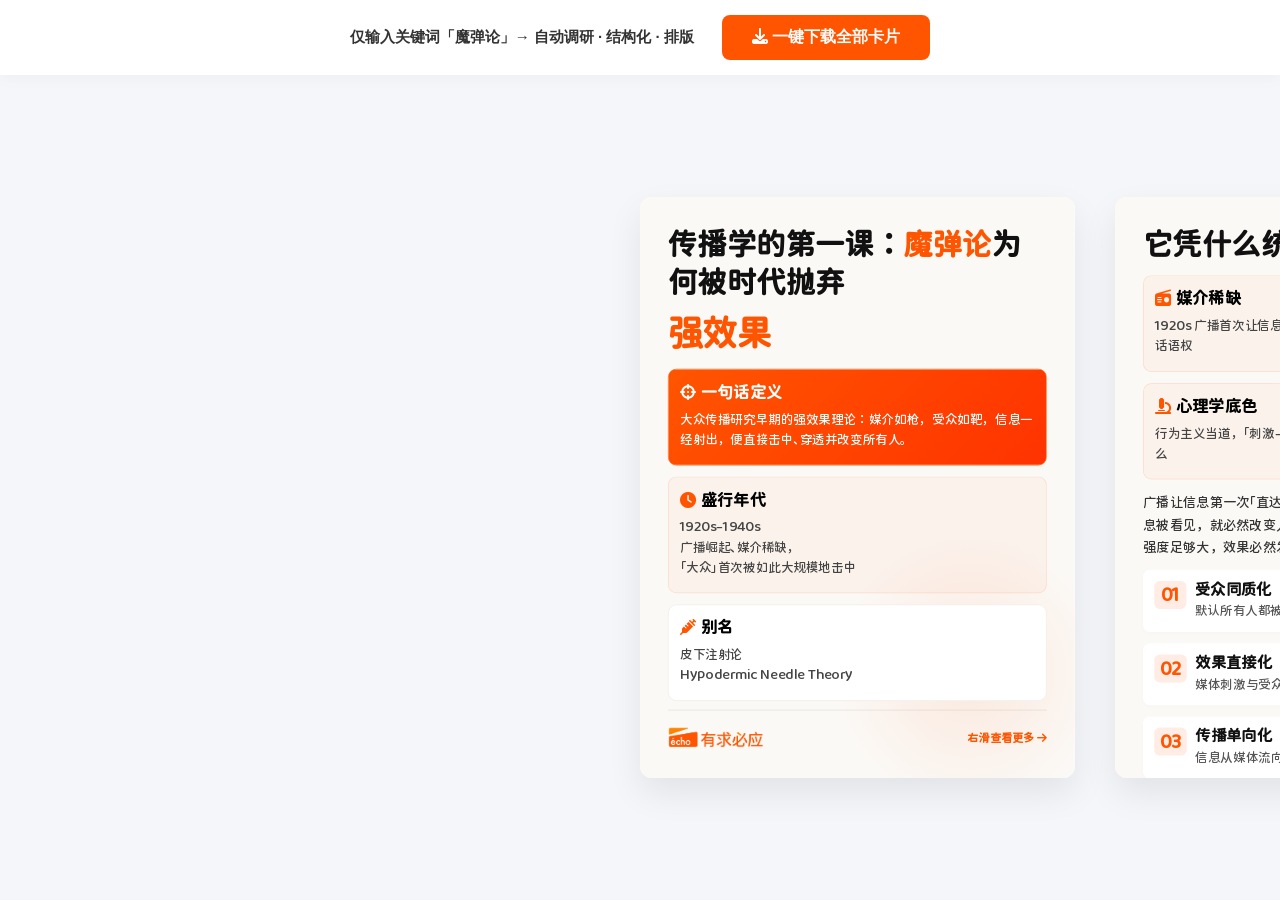
<file: demo/魔弹论预览.html>
<!DOCTYPE html>
<html lang="zh-CN">
<head>
<meta charset="UTF-8">
<title>魔弹论 · écho 卡片演示</title>
<link rel="stylesheet" href="https://cdnjs.cloudflare.com/ajax/libs/font-awesome/6.4.0/css/all.min.css">
<script>window.ECHO_LOGO_BASE64="[base64]/77V/rfw0AAAAAAAAAAAAAAAAAAAAAAAAAAAAAUKK58Cv6Fld4u4ktfA8wLE0AAAAAAPilXa4/3fn66x38vgEAAAAAAAAAAAAAAAAAAAAAAAAAAAAAIpoLeX4Yd7zGcd+jCQdRXAAAAACAl3Zu9h9/YT9yAAAAAAAAAAAAAAAAAAAAAAAAAAAAAIASzYV0CeRur0EEcVwAAAAAgHVbrv/ijR86AAAAAAAAAAAAAAAAAAAAAAAAAAAAAEBEcyE/Fsmdmrk5CuQCAAAAAPA/[base64]/g3Ax+9QAAAAAAAAAAAAAAAAAAAAAAAAAAAAAAEc0lrxDK3TT7ZhFlAAAAAADgCy0fP2u/[base64]/0AAAAAAAAAAAAAAAAAAAAAAAAAAAAAACCiueTeYO6mWQQQAAAAAADgL1sbAgAAAAAAAAAAAAAAAAAAAAAAAAAAAABARHPJPcHcrfABAAAAAAD8w2xHAAAAAAAAAAAAAAAAAAAAAAAAAAAAAACIaC75bDB3Fj0AAAAAAIB/tbclAAAAAAAAAAAAAAAAAAAAAAAAAAAAAABENJd8Jph7EDwAAAAAAID/[base64]/b2h0AAAAAAAAAAAAAAAAAAAAAAAAAAAAAACKaG8HcUcQAAAAAAABKMBcAAAAAAAAAAAAAAAAAAAAAAIA/[base64]/spYX9wYAAAAAAAAAAAAAAAAAAAAAAAAAAAAAgIjmkr+Dud33D/2FDQAAAAAAYJtrGdwbAAAAAAAAAAAAAAAAAAAAAAAAAAAAAAAimkt+jOa+ihoAAAAAAMBmc+ncGgAAAAAAAAAAAAAAAAAAAAAAAAAAAAAAIppL/h3NXYQNAAAAAADg3dYyujEAAAAAAAAAAAAAAAAAAAAAAAAAAAAAAEQ0l/[base64]/[base64]/mDuKJwAAAAAA8ODWMn/fvIVyAQAAAAAAAAAAAAAAAAAAAAAAAAAAAABoorn51GjuWUwBAAAAAICHDuXa+wEAAAAAAAAAAAAAAAAAAAAAAAAAAAAAiGhuu6No7iKsAAAAAADAg/[base64]/j+YuYg8AAAAAAAjlAgAAAAAAAAAAAAAAAAAAAAAAAAAAAAAQ0VyyP5jbiT4AAAAAAPCDSzn9uR/[base64]/cRzX0RlQAAAAAAaEK5AAAAAAAAAAAAAAAAAAAAAAAAAAAAAACAaG5uE82dBCYAAAAAAO7epZxKZ9sGAAAAAAAAAAAAAAAAAAAAAAAAAAAAAICI5ua+o7mvYhMAAAAAAE0oFwAAAAAAAAAAAAAAAAAAAAAAAAAAAAAAEM3NbaK5s/AEAAAAAMBdWL9vtqNQLgAAAAAAAAAAAAAAAAAAAAAAAAAAAAAARDQ3jxvNfROiAAAAAABonx/[base64]/[base64]/[base64]/[base64]/[base64]/[base64]/[base64]/[base64]/wAAAAAAAAAAAAAAAAAAAAAAAAAAAAAAAAAARDQ3orkAAEC/[base64]/F0AAAAAAAAAAAAAAAAAAAAAAADmlOZNmTMFADArzS2U5gIAwC6dgzoo3e8DAAAAAPCCstv2yjm4XBmD+Y6u/+3z1X9uLQwNAAAAAAAAAAAAAAAAAAAAAAAwP2sWVRVnPzVxFtR3Z08N8f+ui//Ocf23/Y0BAAqlubPSXAAAUJQLAAAAAEBiIeQyBoZPMTzcXQWR5x25LtY9rf+dfL4AAAAAAAAAAAAAAAAAAAAAAADFNwpy66uZVM+YIzXFOVJLKe/B5wAAMCvNnZXmAgDAo0xBH5wU5QIAAAAAcKcA8jEGkNsYQB52Vor7XcNVme7RWgAAAAAAAAAAAAAAAAAAAAAAAJhvleT2wbiR+VFjLO1VoAsAMCvNLZTmAgBAcb+iXPfxAAAAAAB8L3RcxnLc5qocd8ykHPerRbpLEPq0/s2sHQAAAAAAAAAAAAAAAAAAAAAAYM5qZtUpzmLaw5yqMc7Vqnx2AACz0txZaS4AAHzWGHSKcgEAAAAA+EE5bhfLcSdluMXPS3StLwAAAAAAAACAvWdrjtEpDsi75XKlf+d/p776typ/WwAAAAAAAAAAABKYXbVk4847nxm15P4OPlMAgFlp7qw0FwAAPirKdZAKAAAAAMDfAsZVHLrZxpDuRcHtw00x0F2vAW/rEAAAAAAAAABgi0P7lkxNE3QxUzM8MVtyXbSrUBcAAAAAAAAAAABFua9xWXN8PmcAgEJp7qw0FwCA7A2KcgEAAAAA+CBUfAhOcZDmWTnupijQBQAAAAAAAAB4fbamiUW140YzJr/LdFsD+AAAAAAAAAAAANhA9u6UaFHuLUu+sPK5AwDMSnNnpbkAAORXlNsEDkgBAAAAAPgdIj7GAtbf5biDUtrdmGIw+mgtAwAAAAAAAAA8NGNTxoxNHzMbe82bXGLZr/dMAQAAAAAAAAAAeEb+rgq6nWfvfjIjqrUOAABmpbmz0lwAABTlAgAAAACQVznuMvxyVDqblDF+vqX1DgAAAAAAAABwt8zNksc4J5o3jSV6JQAAIABJREFUGRToAgAAAAAAAAAA8KD83SnOujIf6p+83sG6AACYlebOSnMBAEjHOagDg/EBAAAAAPIKCZexHHcZZtnFwPAkMJyVKX72lT0BAAAAAAAAAPCtDE4V9Jnlbi5rQbDPHwAAAAAAAAAAgJ9l8OpgNAvqptYaAQCYlebOSnMBAFCUCwAAAADAPgZzHtcA7D8DOpXjckuvPBcAAAAAAAAA4NOZnGPM4eScN1kGFTaBd1UBAAAAAAAAAABQlnt/Fxk9AIBZae6sNBcAgH2Ygj44KcoFAAAAAEg2BHwITm/KcYV+UZ4LAAAAAAAAAKAs95GmmFny/ioAAAAAAAAAAADKcu+f0TtYPwAAs9LcWWkuAABbLsp1Xw0AAAAAkGo57jkYhHpRngsAAAAAAAAA8NDMTqUs96/GdaCh9QIAAAAAAAAAAMB/M3hHZbk/Jp8HADArzS2U5gIAsAFj0CnKBQAAAABIJuRbx3Lci8AvLzDF9VfakwAAwJOehQ/xefhaE59Nmhv/s6O/GwAAAADw4HPLMp5RypJ83mUtGbZ+4KPrynU+8HdG8D3tm99KDv6OAAAAAAAAAADsJCtTBWe5urtprCsAgFlp7qw0FwCA1xXlesERAAAAAGC/w++WYXadclw2almTJ3sWAAC448utpzjc/Ryfhe/x7DLFf+sc/+1aqS4AAAAA8MPzzIMsT2E4H/z8WnK8+l1kuuMeG4I+5g+9Zw4AAAAAAAAAwNZyM82d8zL8o7e+AABmpbmz0lwAAB5vUJQLAAAAALC7QqDfg+9+l+MK87I353Ut29MAAMDXn4mbBwyC/4oxPou3sbC39NkAAAAAAH8522xlRe7i4kyWDK8fZVC/4LeRKf5n1nJeAAAAAAAAAAC8+N3ii/xcoTgXAGBWmlsozQUAYIdFuU3gJUUAAAAAgO2GdQ9X5bi94C4JmtayK/sdAAD4+/NxF8tqt/p8M8Znd4PjAQAAAIC3ZZdnGZG7500O1hcZXD+O8beHrey9Yc16+R0EAAAAAAAAAIDnZWjqmBmTnVOcCwBQKM2dleYCAFAoygUAAAAA4CflP6dYjnuOw+WEaMnJeR0S63oAAAD8t0ii3vEz8hCLfhU3AAAAAEC+55yVHNBD1dYZCQ/6HHfwO0gt8wUAAAAAAAAAwANzNL2c3NN11h4AwKw0d1aaCwDA152DOvDSIQAAAADA60O4xzgobinHvRiKCf8xrXvEtQIAAJRI/FM2OyX2vLO8mHvyGQMAAABANmedh8TOORXngrLcj34DqXyGAAAAAAAAAADcKUdTms0llwcAMCvNnZXmAgCgKBcAAAAAgI8Ct0s5bnNVjjsKwsKnta4lAACQ7fN0n8Ezz+/h8QefOwAAAAAozKUwoA/2WZZ7y2XNTvpMAQAAAAAAAAD4Wf7OvC65PACAQmnurDQXAIDNmYI+OCnKBQAAAAB4Wri2uirH7eLAN8Mu4X4DFP3mAQAA+Txjt5k+U4/xXMHzDwAAAAAozMWAPvK8XlwS3I+DPQkAAMzpzG89BEd/CwAAAAAA+bvMTOvnYV0CALPSXJTmAgAoyv1dlOs+FwAAAADgGeW4S4FPn+iQOthqeZTgNAAApP3MfYz3/p6B/jlz8AwEAAAAAPs+8ywN7CsU58LnrhdtJvmvds1g+swBAIB5k7NZq3V+1//Cs8v/inOc1Tp9cv7XJVr+b+u1XNffFAAAAABAYW56xbml9QkAzEpzUZoLAJCdMegU5QIAAAAAPCw0e4pD2s7KcWEzwWm/iwAAQJrFEZ1nnpsua5mwdQIAAAAAezz3HJxxvpzzVfaQU8zxWrH8d26sAQAAYH7tLNYyFtz2cZbXI2aE/[base64]/AAAA81PnrlaxsHbayEyxpUC3Xf//8vkAAAAAAFznagZZml2Q9QEACqW5KM0FAEinKLcRagUAAAAA+FY57jJ4souD1JTvQLp61z4AANjtM3zrmeZHlmH6smUAAAAAsL2zz4Pzy01qrU82co2oDPb0+wcAADA/c97qcQczV8/r/58+LwAAAABAtqaXn9mNaZ33Zt0CALPSXJTmAgAoygUAAAAASHtw3DEW7PTKcaFQnAsAAHhpNc8XSltrCgAAAAA2df6pDHO7jtYoGyjVlnP8bNG1oZoAAMCcfFnurfljtc8PAAAAAMg0W9PIzOzO2doFAGaluSjNBQDYjfMaVP2fF/cAAAAAAN4ZEnd6U44rLAoozgUAAIW5/L9hPUOxvgAAAADg1eefrfPKjZ+lWqe87vpQ24NfNq3DUK0fAABg/tJ81Srodz6TbFSeCwAAAABklq2pYlZEZmZ/TtYwADArzUVpLgBAoSgXAAAAAGAfodXjVTnuOZa9CIQCX2FAIgAAKMzNXWudAQAAAIChfThHRWFuYkbDNQEAgPlzs1XbYEpoTtkyK/[base64]/bq3LcSXgTeLFJORQAABgIz/psVFuDAAAAAPCUc9CLM8ndqaxd/D6y+99B2nVwqvUGAABFpnNUy0xnqQ6Bd2YAAAAAgFQyNq0cTDIGaxoAmJXmojQXAKB4RlGuICkAAAAAkGqw9HBVjtsb8gjsZCiigYgAAPD6M4Wj55OXq61FAAAAAHAOyh966xeFucnkxPwWAgAAc3YzVI/BlPncs9ZaAAAAAAB2nrEpY/[base64]/VVTluF8txDV4D+H/TGpT3nQEAAF5UZV7PkaxTAAAAALjXeejozHH3TtYyd7gWlMFgP20yN9ZaowAAMKdQmDuYi/ZpnoMAAAAAgD3kbTrZlqT11jkAMCvNRWkuAEChKBcAAAAA2HM5brsGAv8pxxWOBPicwXcJAAA87QzDUPjtD4ivrFUAAAAA+PFZ6Ml5Y2E4H/xzPZDn3LZRQTYAAMx7nZVaKcz9lsv6t7OGAAAAAIDt5m1GmZbkOacGAAqluSjNBQD4Xxj897/wIuv/wgtuinIBAAAAgG2FOQ9xoOJSjns2TA3gblrfMwAA8PBzjcazxy4M1isAAAAA/Pg8tHfWmIQp8J4xP7kWdPbRblzWjK51CwAAxU7mpB7inDDz0r4/[base64]/DhyUZ+/aFHO9pfUMAACzwtz0LX/P2voCAAAAADaSuznLrmSjteYBgFlpLkpzAYAMinIP7vcAAAAAgCeX4zZBF8txDUMDEKYGAAAFEWzZaP0CAAAAwLfORDvni0Va5ZnWNV/PjA72TiK/lfxSHAUAAPN2ZqOWcX6YOWqPcV7/[base64]/QEAAAAA3knmsUZrHwCYleaiNBcAUJQLAAAAAAhQ/luOuwy6GgQMAbJx8l0IAAB3OV+5eL7Yvd5aBgAAAACFmdkXZVrffK40e7JfstCun7d1DwAAxZNmop7NVnuJMThagwAAAACA/B0PVlv/AMCsNBeluQDADiyB1jrwYhkAAAAA8JNy3DoOsVqKXEYhQoDsjb4jAQDgLmcuni/SIJ8HAAAAAJ87F+2cJyZpsr75xP4/[base64]/hB6rWI7bXpXjTgKBAHzDtJau+34FAIDvntF4rkjp+ci6BgAAAIDPnI06T0zXyRrnnX1fBqM9kr2zcm0AAJjvOQe1Nndtk1rrEwAAAABQmssDXOwBAGBWmqs0VzADAHh5Ua77MgAAAADgz3Dj4aoct4/luIJ/ANxb63sXAAC+dXbTe55ITm1tAwAAAMCH56KVc0QZEgzrJHvdWqRsbwAAQPGDGaiHOH/MHLZtGtbPyFoFAAAAAO6fwzFHLm/OngGAQmmu0lzBDADgWcagU5QLAAAAALwpxz3FoWLnYBDsA+CJJkMMAQDgy+c5ZbyX9kyRlrP1DQAAAAAfno0enSMm7WKd805Ztt9EuJU5a+wRAACYvzP/tFSYuxueewAAAAAApbncU28fAACz0lyluQAATyjKPbj/[base64]/Gyo56+itH8AAODm3NOTGW27dw488wAAAAAAP8njtPIl2ZvkawCAWWmu0lwAAEW5AAAAAMA75bhtHP5l6B8A6QaqffcDAIAB8YzWOQAAAAC8ez46OkNM3tFa5yo/a0/w3cGejX0EAAD/[base64]/[base64]/4BAAAAgI/zObIjyOsBAIXSXKW5AEBeRbkH90MAAAAAsKkg3yE4KccFgJczpAMAAP48u+o8K2TEmgcAAACAt2ekJ2eHhSF85LDXG/uAJzqvRc32HgAA6c04LWOBqnlvebqsa8BeAAAAAABu53MGmRGuyM4AAIXSXKW5AEBaBkW5AAAAALCZwN7xqhz3LMAHAJszumcBAIA/zrRGzwoZseYBAAAA4O0ZaevssFCaSw57/Wwf8GRT/I5RKAUAQJHQjNPezLfsLaXJJ/[base64]/AQAAAICHheyqGLRrleMCQBZG90AAAPDv2djFM0KhNBcAAAAAlOY6O0zfZL1nvc8be4AN6QPzIwAAKHY22/RoHhwfaO0TAAAAACDmdGRD+G9uT04GAJiV5irNBQAU5QIAAABAXkG6w1U5bq8QBACydnB/BACA87KQUfNsoDQXAAAAAJyVKs3NhfWe8z7v7AE2OBC0sT8BADDblIQMgXd1AAAAAEBOx2w/3qrtDQBgVporWAIAbMIU9MFJUS4AAAAA3K0c9xQH2Z2DQWAMAHijc98EAIBztPCSoWcDpbkAAAAA4KxUaa7SXAzjhFcZ/XYDAMAO5poezYnjC/P0GvsGAAAAAOTx4D/5GHsDAJiV5irNBQBeX5TrvgUAAAAAvhuMO8ZijzYOsxoFwwAAYWoAAPj0+drZs0GhNBcAAAAAnJUa0qc0l/T3uYwxW7f8blfZrwAAmGtKIpY1U9o/AAAAAJDtbEBZEN7SyQIAFEpzhUsAgOcZg05RLgAAAAB8KfxWxgBcoxwXALizg/stAAAyP3vzXKA0FwAAAABQmqs0F7+JwHa0a37evgUAYDszTSuz4/imybw9AAAAAMg2qzPJgPDGxd4AAGaluUpzAYDiGUW5Bm4DAAAAwMcBt+qqHLeL5bhCbwDAI3XuwwAAyPg87uSZoFCaCwAAAAAozVWai9Jc2JoxqO1dAAA2MtO0M0eOH1rWUGk/AQAAAEBWWZ1e/gPvNwMAs9JcpbkAwMMNinIBAAAA4K/[base64]/Q6zxwEAeMws084sOp5kDI72HQAAAAAkmdnp5Tu4YbQ/AIBZaa7SXABQlBuKct1HAAAAAJBWAcZJOS4AwIca944AAGR0Zth5Bshaax8AAAAAgNJcpbn4fQSKtAaJ/lIwBQDA3WeZDubS8WSdvQcAAAAASc5BlO3gFp0wAEChNFdpLgDkZFxDcopyAQAAANh/KOx4VY57DgZhKACAT+vdUwIAkNFZ4ugZwEukAAAAAIDSXKW5ZLbPa3uADCzvEVT2PAAAd5hjWppPx4ssZc0H+xAAAAAAksrtmInILRf7AwCYleYqzQWATIpyheIAAAAA2Gs5bh0HtF0UXAAA3MXoXhMAgEzOFw/u/7MnOwkAAAAASnOV5pLjPq/sATIxxe+10t4HAOAHc0yPZtXxQlPQ2IsAAAAAkExup5bnwDvPAMCsNFdpLgBkYlCUCwAAAMCOwl1lLMdtgi6W406CTQAAD1W5FwUAIIOzx869f+bsAwAAAABQmuuMlHz3+mgfkJFlvZ/[base64]/3Z6+wFAAAAAFCaqzSXzDPd9gH55uN+FaVrAQAA5piyU13gmQYAAAAAvOOMmU8AAIXSXGETAHiVc1ALswEAAACwkUFKpzhQ5hwMgkgAALtxcU8LAEDi55eN+/7s1fYCAAAAACjNVZpL5vt9tBfI2Li+7+BaAACAOabs0xAc7FEAAAAA2G1up5fd4IbJ/gAAZqW5wiYAoCgXAAAAAG6Gro5rucA/Q9IuhicBAAhQAwDADs41B/f92avsBQAAAABQmqs0l8z3e20vwPoOhN+NAAAoPphjOphzx4Y19ikAAAAA7HZ+o9wGt9T2CAAwK81VmgsAGzEFfXBSlAsAAADAk4JVZQxXNcpxAQAKBVIAALDv887K/X72JnsBAAAAAJTmKs213u33NSM+2Q+w7oPWdQEAgHfmmJp7x9ZdzCMEAAAAgF1mdwaZDW4Y7Q8AYFaaqzQXADZRlOt7HQAAAIDHlkX8LsftYjmuQUgAAHny2yQAAKmegzbu97N3thcAAAAAQGmu0lzrHXse/hg6urxP4doAAIDSXPY5p9B7QAAAAACwr9xOLavBO+RXAIBCaa7SXAB4pjHohNAAAAAAeGA57jLkqI/luAJCAABca907AwCQ6Pno4H4/e7W9AAAAAAAKNJXmWu+se76MRaH2BPy/8/rOhWsEAABKc9mfZW5hae8CAAAAwG5yO5OcBjezK/YIADArzVWaCwDPKco9+P4GAAAA4A5hqENwigPMzsogAAAQngYAIPMz08q9PoacAwAAAIDSXJaP23rn331f2xPwh2n9TnSNAADgn7lw5uOxJ4M5hgAAAACwm9xOL6OBd6EBgFlprtJcAHhiuExRLgAAAAA/CTwd47CiZVDZRTkuAAB3MLjXBgAgwbPUxr1+9kZ7AQAAAACU5rJ83NY7/9n7F/sC3snRLe9ruE4AABTmmMLuNPYwAAAAAOxihqR8Brd09ggAMCvNFTYBgDsV5TZB5XsaAAAAgE+Gmsob5bijQA8AAIajAgDAp89ZB/f6XhK1FwAAAABAaS5yIfyx96tgsjfgXf36TofrBQBAYY4p7Mqyfj3LAAAAAMC2czvmSXLLJKsCAMxKc4VNAEBRLgAAAABPKMdt1uH9/5TjGkAEAMAr+G0TAIDUhr27z+doPwAAAACA0lyWj9t654/9X9sbUPxtGGntegEAkN0c0978PHZuCk72MwAAAABsNrPTyGTwjsYeAQBmpblKcwHgk85BHZS+jwEAAAC4UdBwjMPF+liOK5wDAIAyKQAA8NIojxpkbi8AAAAAgNJclOby0TWgtz/gr5Z3Pw6uGQAA2cwxbc3SIxGdeYgAAAAAsMm8TimLwTtGewQAmJXmKs0FAEW5AAAAAHwyiHQITnGI2Fk5LgAAO9K6pwcAIKGz2sE9fvZ6ewEAAAAAlOYSWe/4TQV+nq/[base64]/Vs3V6BzzqvhdOuHwAARaKzTEdz90jQeS2FtscBAAAAYCt5HTMteU9ljwAAs9JcpbkAZGUJLXaKcgEAAACyCA2VsRy3CbpYjmvoDwAASnMBAMCLouxTby8AAAAAgNJcrljvKM6Fe5vWd1BcPwAAigRnmXZm8JGoKTja5wA8eY7L8WqeS/vG6T//O/5uAACA7B54RxoAKJTmKs0FIK+i3IPvUwAAAIAkw0FVfFmiXcMgynEBAMCAVAAAUhzo7t6ek/0AAAAAAAbvIROC4lx4gsu6d1xDAACKhGaZnszjI3GdvQ7Anee4nOJvTstZ2XCHM7ch/lvLv1kr1AUAABJ+npK74JYlv1XaJwDArDRXaS4AyRkU5QIAAAAkOaznbTmuAAwAABiQCgBA+ufDnXt7vAwKAAAAAEpzkQlBcS48WesaAgCQ1DzTyXw+Mpi/aPYiAN85Qy5jSe4yy2V88hncEP9z67VcyucBAADs/xnrLG/BOxp7BACYleYqzQUgmaBWE/iRGwAAAGD/A3lOcWDXOb7gIOQCAADfd/SsAQDAzs+NR/f12TvbCwAAAACgNJc3rHe+ntP3mwt83SiDBwCQzDzT3qw+MrCUQ9f2PACfPDc+bbDMabwq0S19TgAAwA6ftWpZC9595rVHAIBZaa7SXAAU5QIAAADw7EDPMYZ6lsFcFwN4AACgUJoLAAC3B7i7r6e2HwAAAABAaS5vWO98/fpQBoP9A9/SKekAANj9PNODuX1k5Bx4hgHg1jlxFX9LmnZyLrecaTfrewU+PwAAYD/[base64]/XOz64VjX0EMnkAABnONK3N9CNDnmEA8j4LLhMoy71liOfclc8ZAADY6GxO+Qre41kWACiU5irNBWA7pqAPTopyAQAAADZZjtvGlyIuQicAAFAY0AcAAI85kz64n2cdZmQ/AAAAAIDSXJTm8qjfYkb7Cb7lshaOuJYAABQ7nGs6mvNHhpZ5vpVrAECWvxlNGZzVnYOTzxwAANjYM9kgW8E7OnsEAJiV5irNBaDYRlGu7z0AAACALQy/OcUXIM5CNwAAsPMXfj3nAACwz7Pq3v08QWU/AAAAAIDSXG6w3rnPNaOM7wzYU/B10/r+jWsJAECxs7mmRzP/yHjWozmPAPnMjMlxTswYNOu5t3UAAAC8/tmslqvgg7yJZ1cAoFCaqzQXgOcag06ACgAAAOBlYZpjDNQsw7EuynEBACBJF88/AADs9Ax7cj+fvcFeAAAAAAClubzDeuf+gzr9NgPfU7uOAACYbQo70gcKGQD8TpR6+dDyd6isCQAA4IXPZ6UsDrImAMCsNFewBIBiC0W5B99vAAAAAE8LzLwtxx0FRQAAoFCaCwAA2z3bPrmXJ2jsBwAAAAAwDJ13WO/c//pRxfcN7C/4utZ1BABgV7NNK/MAydxgFiRAkrNlnO/+qVeeCwAAvPBZrfdcxjsGewQAmJXmKs0F4GHBKEW5AAAAAM8px22CLr7MMAmEAABA9kbPTAAAeBGUnarsBwAAAABQmss7rHcedx05eRcBiu8VcLiGAAAUO5pv2poPCGEugesBQApnuof1PVLnc8pzAQCArT2vHT2P8YGjfQIAzEpzleYCUNyrKLcJ/CgMAAAAcN/wSxUDMG0M5V8EPgAAAENSAQBI7CzcIHYGewEAAAAAlOYiD8LLriVlfF/BXgPFuQAARcIzTgfzAqE4B6VrAsBuz3Jr2fsv6dbzb2sHAAB43nPb6FkMGRMAYFaaqzQXgEJRLgAAAMB2Ay6H4BQHV52V4wIAAIakAgCQyfn4yX08QWM/[base64]/MUHWvsEAJiV5irNBaBQlAsAAABw/[base64]/QAAAAAASnP5C+udbbxX0duP8Fe1awYAwC7mnZaKc+EP/bo3XCMAFObmY5BlBwAAHvRMN3rm4h0XewQAmJXmKs0FyNAYdIpyAQAAAP4NlxxulOMKVgAAAEpzAQDg/mfypXt31hd/7QcAAAAAUJqL0lz2dN05etcCZPgAABKZeXoIJvMIoXg7n1J5IMA25t84Z3ue1roDAADu/FzXedbiA5V9AgDMSnOV5gJkVJQrjAQAAADk/nLAKQ6JOgeD4AQAAGDgHgAAPPWsvnbvzvrir/0AAAAAAEpzUZrLHq8/yzsZo/0JN00GnAIAKM6FnWtcIwBedvZaxfMl52zPNTjTAwAA7vxs51kL71YDAIXSXKW5ALkZFOUCAAAAmYZFjnHo/jIM6mIgCwAAoDQXAAA2c4Y/uHcnkG0FAAAAAKW5KM1l39ehRoEDFLdLNlwjAAAKxbmwa8tc4NJ1AuCp562lnP1LLWfdJ2sRAAC40zPexXMW7z5/2iMAwKw0V2kuQFpFuU1Q+V4BAAAAMgj8H+OglU45LgAAgNJcAAA2f7ZfuW9n/T3HfgAAAAAApbkozSWV9zpcj+BPrWsEAIDiXNi5ZV94TwngeWetvTO1TeisR4D/Y+8OrhxFti2AYgImYAImYAKTnmMCJuT6FmACJmCCTMAETMAD/ZAqsl9WtaRSppAExB7s4VtvdSURiBs37gEAFvjGa3xfcUNjnQAAR6G5QnMBBOUCAAAArHaA/p/huLNmBwAAAE3RAABsrubf+t2OYUIAAAAAIDSXb/[base64]/25mtBwAAAAAQmss3eN7Z5h7VxMBQaxg9ffYEAIBsQ7NQc8G5cNUc1PYKgMVrqWburLnvXYgRAADgTjXP0VsnAMBRaK7QXIAVNgf15wYhQbkAAADA9ho1qjjo5DSQ6aBRHwAAIDNgDwCAlM8NOr/ZcZETAAAAAITm8k2ed7a7T+Vxr5qtZRInWAMAYHszUXszEOGq3lxMAGc9gnMBAADu+u6bfFdx43tTnRUAyITmCs0FWE9QrvcCAAAAsI0hJn+G42rOAAAAEJoLAAAud3KJ/lgAAAAAMEgdobmkd++kt55J2MFeAACwybmorZmIcNUYCBAEeKxuWsSAHPUzwbkAAMB+v/1a31Tc0FgnAMBRaK7QXIA3mIJOUC4AAACwgXDcU+NFF8NxNd8DAAAIzQUAgHvOGSq/1zmfLVkPAAAAACA0F6G5pLpvlfEuinVNisyTAQDY5mzUKpjNSYSrWnsFwI/rpWqlgnMBAIA0Zrj6puKa0ToBAI5Cc4XmArw4KNehJwAAALCmxooiDq4/DVHqNdkDAABkQnMBAODx84fe73XOz4H1AAAAAABCcxGaS+r7Vx1M1jeJmax/AIDNzkfNzUiFm4bzOrFfAHy3Rqpmts3gXO88AADgu9+Ag+8pbpBVBABkQnOF5gI8yygoFwAAAFhJ80QZm+g/YiOFcFwAAAChuQAA8Kxzidnvdc5nU9YDAAAAAAjNRWgu/G8fc4ZEShprHwBg03NSP8xRhKumoLJXANxVF82DSa1ss0bBuQAAwDe/A2vfUtzQWycAwFFortBcgIWDctugsM8DAAAAb2iSqM5DFf4XjjtqDAAAAMiE5gIAgAudvNZsPQAAAACA0Fx+wPPO/[base64]/b8FsdA8ABAAAAQGguQnPhnr2tDiZrnx07WOsAALuZm9oGs/mLcNFpbegZBPhv/bNXH9uVynMNAADc+T1Y+IbihtE6AQCOQnOF5gIIygUAAADe2NRQxUFGvXBcAAAAhOYCALDRM4/G73TO51zWAwAAAAAIzUVoLnxvj3OPhr0qrHMAgN3MTi2D0TxGuKqzVwAISNp1j/w/5lEDAAB3fxeOvqO4obROAICj0FyhuQB/mIM+qAXlAgAAAAs0LpRB/Uc4rgN7AAAAhOYCALCXsxBnHxzP52DWAwAAAAAIzUVoLnxvn8vjXRv7AHsjNAoAYF/zU/M4m9CcRrjsFCxd2C8A9U61zp0aPN8AAMCd34WNbyjcwwYAjkJzheYC3B2Ua58GAAAAHg/HHYLRoTwAAABCcwEA2Pn5SOE3OpEeXAAAAAAQmovQXPjpflcFB/sBOzJb2wAAu5yj2sSZhWY3wuV5no29AtBXz05VnnMAAOCOb8P83C/gG4prvSSnZ8RaAQCOQnOF5gIpmoJOUC4AAADwg0EcTRxAdBrIMTl8BwAAQGguAACJnpu0fqNj6DcAAAAACM3lQZ53+Nz3Gvd02BHzbAAA9jlLtQxGcxzhqj4Q/ACkWNvs1cN2bfKcAwAAvg9ZQGOdAABHoblCc4EstaDc0n4MAAAA3Gg0yGM47mnQeyccFwAAAKG5AABw8Uxl9Bud8yVe6wEAAAAAhOYiNBeWu9Nj/8MZGgAA2cpnqnbmOsJVo3mfQGI1zUItzN1eAACA+I1Y+X7ihoN1AgAcheYKzQV23zQjKBcAAAC41nRexWEan+G4s4N0AAAAXKwFAIC/nrOUfp8T1dYEAAAAAAjN5QGed7h252ewR7Bhs7UMALD7uap1MJv1CBed1kZrrwASqWX2amGJ1Pv+yXLPPAAAcMd34uQbihsK6wQAOArNFZoLZHsLym0DH3wAAADAn+G4fQzHdVgOAACA0FwAAPj5+Uvn9zmGfQMAAACA0FwW4HmHW3thZZgoG1ZZxwAAu5+tWsS5h+Y/wmVDIGAQ2PtMI3Uw93sBAAD0/[base64]/K8w737Yh709g02ZLR2AQCSmrNaB7P5kHCVO1HAHucfqYHpnwcAALj0zXjw/cQNtXUCAByF5grNBTJBuQAAAMCaBlmcmsPbL+G4k8NtAAAAhOaqGwAA8PZzHMPI+aSfFwAAAACE5iI0F94RRjHaP3CeBgDACmetFuatwk0Hc0QBAUhs3Oj5BwAA7vhmbHw/ccNgnQAAR6G5QnOBVZqDPqg1uAAAAMDuw3G72BA+O8QGAACATGguAABrPd9xloNLmQAAAAAgNBehufDufbJ1bsUGVNYrAECSM1c/zJCE7NZ8Ud9KwNZrk5W6V9IK6wAAAHAXmwfJXgIAMqG5QnOBtQXl2jcBAABgLwf2RWz4Pg3u6WM4roNqAAAAEJoLAMC2znwav8uJGmsCAAAAAITmsgDPOzyyV+bxnpK9BD1/[base64]/CcUeHzgAAAJAJzQUAYM/[base64]/UuhuPODpABAAAgE5oLAAD/O1Ma/SYnyq0JAAAAABCay0I87/CsfbSMd6TsM7xbaU0CABBnsebmsUL2t7mlhf0CWHHNcVLrQrARAADwzVm/vqG4ZrZOAICj0FyhuYCgXAAAANjpgXkRw3FPw3N64bgAAACQCc0FAID7z5n8JudksCYAAAAAQGguC/K8w7P308b9Kd6sshYBAPhjJuuHWZVw1RzU9gpgpXVGtS4+HawLAADgzu/JwTcUN6iFAgCZ0FyhucDPDEET5PY7AAAAeOuheHk++Pw9HNdhMAAAAAjNBQCAn54/dX6PEzXWBAAAAAAIzWVBnnd4xZ6axztW9hz0/QEAkK1kLmsZTOZXwlW9uabAyuqLszoXzncAAIAffFPWvqG4obdOAICj0FyhuUAmKBcAAAC2FY47BKMDXwAAAMgMzwMAgOXPpSa/x4n0DAMAAACA0FwMVYet7q2V+1fo+wMAYEWzWfM4y9FMS7hsPAdM2y8AZzasU2F9AAAAd35Xzr6hcG8bADgKzRWaC3zbHPRBLSgXAAAAXjqQoYkN1AdDyQEAACAzPA8AAF57VuX3OCeDNQEAAAAABrCzMM87vGOPbQ0k5YV66w4AgL/MaG3NuITs1vzTxl4BvLGWmKslckVljQAAAHd+W3a+obhB/RMAyITmCs0FLgXl2scAAADgmQ3SVRy60AnHBQAAAITmAgCwknOs3m9xXLwEAAAAAKG5PInnHd55l2uwD/ECB2sOAIA75rSWwWTuJVx1moea2y8A5zXorQcAADb4bVn6hkJfCQBwFJorNBe46tQ01QnKBQAAgMUPq4sYjvvxJRx3dkgLAAAACM0FAGClw8KdZfHJwDkAAAAAMIQdobmwt/[base64]/XNby2AyKxOuGoLcfgE8uVaotoX7vgAAwFLfmbnvKG4YrRMA4Cg0V2gu7Dgotw0K+xIAAADcfcBcnQdB/xo8cxCOCwAAALhECwCAQT8kxHA5AAAAABCai9BcSGUProPZHoXQXAAA3jy7NY/BoOZnwmXTOWDafgE8p0Y4qGvhvi8AAOBbkxcqrBMA4Cg0V2guCMoFAACAZA6Q8xiO234Jx50cnAIAAAAu0QIAkODZWes3ONFgTQAAAACA0FyexPMOa75n1tmnEJoLAMAKZri2ZmnCTa29Ali4NlipaeG+LwAA8ITvzdq3FDd01gkAcBSaKzQXNmwImiC3/[base64]/QJ4sA5YqWfhvi8AAPDE787O9xQ3lNYJAHAUmis0F1Zsjs1LtaBcAAAAEh/aXcfhA4NwXAAAAMAlWgAAcOmSRQzWBAAAAAAIzeWJPO+wpb25cG8NobkAAKxgpmsTZ1CaxQmXuX8FPFIDnNSzcN8XAAB4cu+Jbyqu6awTAOAoNFdoLqw2KNe+AgAAQFqHu1XQfAnHHR1oAgAAAC7RAgDA4udys9/fRI01AQAAAABCc3kizztscY+unachNBcAgDfPdS2D0VxOuOo0+zi3XwDfrPs1all8Q2vdAAAAP/z+NEuZayZrBAA4Cs1dtLniw+E5/MgUdIJyAQAASDAc93A+tHNwCQAAAPChdgQAwIuGfPv9zSdD4wAAAABAaC5Cc4H/[base64]//f8QB28JxAQAAAITmAgDgoiXr11gXAAAAAGA4O0/meQf7Nvr+AADg8TmvZZxjaZ4nXHYIcvsFcKOH3jwsnO8AAACv/BbtfVtxxWSNAABHoblCc+HJQbltUNgnAAAA2PCBaxnUf4TjOmwEAAAAMDwPAIDtnPk1fnfzhQFxAAAAACB8EUPVge/dr3Onjj+11gcAAC+a9ZoHvdmecNUcVPYLwJkMC5itHYBNvOPzoIo+Z2R+9TkvEwDeYfJtxQ3WCMC2dX98f7Zfvk/[base64]/zu5lNjXQAAAACA0FxewPMOez57O9jnCEprAgCAN8x9LYPR/E+46mAuLBDreL36Fe76AmwuIPdzNqbgewAAAPZmDLqgPn8HqwdkQnP9IwjNBUG5AAAA7K/5p42FUOG4AAAAAC7SAgAggAH0PgMAAACAmi1Cc4HH9/PawG77PAAAvGn2ax705oHCVfN5RrL9AlKu3RXqV/xQbQ0BvPSsrYuhQd5BAAAApBii257r2eoEmdBcfto84XCcvTc+nJqDakG5AAAArKxBt4pDUz7DcV22BwAAABCaC8Bj9fcy1t+bWIP/WocH2Brnh3yarQcAgLt8fFHHGkGpZgIAgNBchCkCf+zpeTDY87I0B9ZZAwAAvH/+axNnZJoVCpe5rwXp1u0O6lf8UGENATz1XK1xtgYAAABXA3RlIgrNRWgugnJjUK41DgAAwDqG85+Go/QacwEAAAAyobkALFF/r2LTcCdYEgAAALjDFGsIXRzeJUwXAAChuQjNBXt7FWsG9r509J59AABWMgO2DEZzQ+Gq0/oo7BeQXK1O/Yqf9YVZQwCCcgEAAODdvYmnOre6QiY0l3saJjRLsAdT0AnKBQAA4I3huHUcgnJq8BkVaQEAAAAyobkALFWHr78E5HoHAQAAAEs5xL4/F5IBABCai9BcSHfod2f/S0bruQcAYEVzYPOgN0cUrprNl4Wk6nTuC/HzMAprCGDJEPtTyM/s/QIAAAA/vq/qrqrQXP7SLHFwGM7Gg3JLaxkAAIAXNvM0cdjJQTguAAAAQCY0F4BnDaU91eMH7xsAAADgReZYi2jOtQk1GgAAhOYKzQVSuzc42Qd3r/K8AwCwwnmwTQwHNV8ULuvsFbD72lyjbsUDGusIYJF3sZmaAAAAIDwXobkvaZLoHIKzIaOgXAAAAF4wiP90yb39Eo7rwjsAAAAAQnMBnl+jrwXlAgAAACvRu5gMAIDQ3AR53iH1e4WdvdAeDwAAb5gJW8Y5m+aNwvU5tIX9AnZblzPbi0fk1hHAj8/FPryHAQAA4Ol3VNUwhebyR4PEhwNwNlvwwW0AACAASURBVNCg0GpSAAAAYOFmneJLOG4Xw3FnRVQAAAAAhOYCuFwLAAAAEJ1qFo3LyQAAQnP9Nk6E5x34dedwtCfuzsHzDQDAyufC5kFv9ihcNQe1/[base64]/QI2W28r1Kx4uHfLWgK45307eGcAAADAqsznGVxqF5nQ3LQbIg4OvHlhY0F/bi4QlAsAAMD1Jpv8j3DcgyH6AAAAAAjNBdh03b/[base64]/[base64]/QJWVUNr1KvQkwWw+JzQ2bsBAAAAdmE696KqeWRCc9NpeqgdaiMoFwAAINkL2aemlzZezBaOCwAAAABCcwEE5gIAAAAY0ggAgNBcobkA3xtO7m6m2gwAAGQvnCPbxHBQM1Phss5eAauZcSbUj8dDI6wnAGH0AAAAsF+DuofQ3NQaHjQ78NUQm2AkiAMAAOyjuaWIl64/voTjaiQFAAAAAKG5AC7ZAgAAADxHrXYEACA0lw3xvAPLBID09tS3mz2PAAAkNEe2DEbzU+Gq0/oo7BfgnIXNa6wngPN7tfNOAAAAAHVQhObuodmhd5idCcoVlAsAALD1RpbySzhuH8NxFfoAAAAAQGguwLPOJirvBQAAAIDsckDLqa9TDQkAwDB3hOYCqb076lgXsLfq7wMAgOwFs2Rz82Thpjmo7RfwljpZoU7GQj1Y5qUD/Jot6r0AAAAAaqEIzd1Fo0PtIDvJg/s+/u1tdgAAANsLx63j4I0hGBXzAAAAACAzVA/gtecVueEVAAAAADeNLioDAAjNZSM878DyPRWD/[base64]/VbWEyAw1/sAAAAA0tSojwjNTaWx4eDgerNGQbkAAACrCsf9iM0mB8U1AAAAAMgM1wPYz1nI4F0AAAAAoLYMACDgEKG5AN9+r5TBaN9d3BzknjEAAPjPfNkymMxqhezWHF/fk7B8DWxSr0IoBIDAXAAAAODHJjUSobmpNDXUDq03d8DeBoXnFwAA4C2Xk+s4/GIQjgsAAAAAmWADgP2fj1TeAwAAAAA/5h4gAIDQXITmAt4tedDZe/X0AQDAi2bM5sFgditcNQeV/QIWq321alUsYLSeAO9SAAAAIHHOr4TmJtPUMDm0zgTlAgAA8HX4e/MlHHdUKAMAAACAzIA9gDTPTQ7eAwAAAAA/1qsxAQAIzWWlPO/Ae+6uzvbgh03nIGLPFAAAZH+ZM9ua5Qo3uS8Gj9e7cvUuhEEAPPQubbwDAAAAgOigXiI0N5VmhsZh9eoM8e+iQRsAAOB5zZZfw3EP8aKsohgAAAAAIDQX4H/DWr0HAAAAAB5TqDUBAAjNZYU878D77rYO9uGH1J4lAAC4e9ZsGUzmu8JVB3N/4aFaV6dWhSAIgB+/R0vh8wAAAIC7qEJzU21mODiszgTlAgAA7Dcct40NlgfNIQAAAACA0FyAu85ZDt4BAAAAAA/r1ZoAAITmskKed+C975vWXddMgAYAALxm1mweZ52a+QqXzUFlv4Bv17cKtSqEQAA8NCPVOREAAADwp07tRGhuKo0MlYPqtxyM90EtKBcAAGCRBsoqDqboheMCAAAAAEJzAR46eynt/wAAAACLcX8QAEBoLkJzAS71Zoz25LvNAjQAAOChmbOtGbBwk/tj8L3a1qBexQJ66wlI9D168A4AAAAALpjUToTmptTE0Dmkzl4XlOuZAwAA+Okl4PqPcFxFLAAAAABAaC7Asmcyvf0fAAAAQJ0ZAEBoLkJzAZ7+7unsy+orAADwopmzZTCZCwtXHYLcfgF/[base64]/IKCgXAADgaoPGKRy3DTrhuAAAAACA0FyAVZ/tDPZ+AAAAgMX1ak8AAEJzWRHPO7Ded1Frn/5N67kAAICnzZ6tgtksWbjqEOT2C/htltysXsUCGmsKSPA92tn/AQAAgDsV6ilCc1NrXugdTmf3BuW2gU0CAADgVED5FY778SUcV4MjAAAAACA0F2BbAyzs/QAAAADLm9SfAACE5rIinndg3e+j8lxLsF8fPA8AAPD02bN5DAY1XxYuOwVLl/YLcIaCmh/AA+/Qyv4PAAAAfEOrpiI0N8XmhdHhdCYoFwAA4PJl289w3D6G4yogAQAAAABCcwG2fw7U2PcBAAAAnsYgXQAAA98Rmgtw7zspj3d4U92r5/O/gWcBAACyF82f/TBrFm4ynJzUa1WFswUWUllTQILnPZP9HwAAAPiGQV1FaG6KTQu54Nx/DUFz/jfxbAAAAGmF49Zx2MMQjIpEAAAAAIDQXIBdnw/[base64]/AwfMc/ztrQbkAAMAOGyby2HjYCscFAAAAAMgM4ANwARcAAABAMBcAAEJz/TYH2NI94S6BPXrw9wYAgFXMoP0Qjgo3tfYKEqpLHZwr4J4uwI/eoYP9HwAAAPihWn1FaG7qTQtNDJbdZ1CuvzEAALCfYeaf4bhdbDacFXYAAAAAAFzGBfjLOVNjzwcAAAB4ukotCgBAaC4r4HkHtvuuqnd8b3g8hwP7OwMAQLaSGbTVDmfQwpKGwHcs7hrB383qfkCC79DK/g8AAACYfSg0l8eaFspg3MHBsqBcAABgL+G4p0EMfQzHVcABAAAAANA4BvDT86feng8AAACg5gwAIDTX71ahuQCbuGM87jA4o/T3BQCA1c2gLXYygxaeZTrParZfsM8aVB5rNs4UeFRjTQEJvkfNhwUAAAAeMaixCM3lf40LbTBv6BB5jkG5TZD7GwIAABtqdiiDOg5cGHZ4iRUAAAAAQIABgEu4AAAAAC4rAwAgNBehuQDfe291O9qbBQwBAMC6Z9B2wlEhuzXzuLFX4MwELhqtJyDBd2hl/wcAAADUVoXmsmzTQh58rDg8d4qNFbW/FwAAsJHGhkY4LgAAAABAJjQX4D3nVfZ8AAAAgOeb1KIAAAyAZwU878B+3l2nu8nzxvflxt8SAAA2MYO2XvH8WVgDd9DYU82pcJbAQiprCkjwPXqw/wMAAAD63YXm8rzmhSYY33w4fGqeGII2KPxdAACAFTYv5H+E4x7Og68UXQAAAAAAhOYCvPccq7TfAwAAALisDADg3Exort/lAJvt+xg3uie3/oYAALCp2bPFCmbPwpr19gp2Um8anCWwgMF6AhJ8h1b2fwAAAGAhuXqL0Fz+3sBwCq09vOAg+PT/0cXA3tK/PwAAsMJw3DboYjjurLACAAAAAJAJzQVwERcAAAAgdZWaFACA0FzezPMO7PNuc7+x/bj3twMAgM3Onu2Eo8JVp2BpQ8xxxwj+CbPqrSkgvffowf4PAAAAuIcqNJf3NDJUMUS3iyG30w8Oek//[base64]/fO+b/QUAQPaDubJlDAcVkgqCc9lHb0Dj/ICF6n/2PyDF92jvHQAAAAC4hyo0FwAAAO4d5FN/uRA6KoYAAAAAAGgaU0MHEjgnM/wbAAAAQN0ZdcIqDsD9DAzUTw8AAABpOsS79h/x7r1AXQAAshvBuXnQC0iFTHAuW+8ZyI+/wk7VRnhUa00B3qMAAAAA7qEKzQUAAID/DvOZFD0AAAAAANA0BgjNBQAAAOAloSNqUry/JljEnvr+KBwXAAAAuD9Mtzv+CtIV+gQAQPZHeG4TzEJSIROcy1b7CDq1DxYwWU9Aou/RxjsAAAAAMP9QaC4AAABpNg3kx1/huG1sxDtdwpsVNwAAAAAA0DQG8J+zNedoAAAAAEJz2X8dsIq99ZN1CAAAACxgPPdY/pOVai8AAMTg3DIGhApKBcG5bKufoFDnYCGVNQUk+i4dvQMAAACAhQ3qLkJzAQAAWF+jXRUv1AnHBQAAAADgKDQX4NtnbvZ7AAAAgFeGiahJ8braXxn0euwBAACAJ5viff9CTQYAIPng3DwYhKRC9t/gXHsE6+0tOKhtsICD9QQInwcAAABQcxWaCwAAwB6G9XyG4/Ya7AAAAAAAOArNBRCaCwAAALBFalI8t96XB00Mq7HeAAAAgNcP6zvVJtRpAACyxMNzWyGp8B+9/YEV9hhUahkspLCmgETfpa13AAAAACA0V2guAAAA2wzHrWM47hCMChIAAAAAAByF5gI8M0DDfg8AAADwSupSPK/Wd+rDn60zAAAAYAWmo/BcAIAs8eDcMpgFpcJvWvsDK+s1mNQwWEBnPQEJv0vNzAUAAACOQnOF5gIAALDeg/3qfMnt11Ceg6Y5AAAAAACOQnMB3nVuZ78HAAAAeCV1KYTlAgAAAP8IzwUAIIng3Dw4CEqF31T2B1bSb/ChbsEC5nPvijUFpPkuLbwHAAAAgKPQ3ExoLgAAAGsYvnMast0KxwUAAAAA4Cg0F0BoLgAAAABCc1myvtcIywUAAAA2Yjz3KqnpAABkiYbndoJS4V/zOVDa3sD7ZwTqN2AJrTUFJPw+bb0HAAAAgKPQ3ExoLgAAAK86qC++hON2MRxXIxwAAAAAAEehuQBCcwEAAADIhObyjB7+g/UEAAAAbFB//Ec4FABAosG5TQwLFZoK/5cN9gXe3HfQq1GwgNF6AhJ/nw7eBQAAAMBRaG4mNBcAAIBnheN+xGY3Q3YAAAAAADgKzQUQmgsAAADAtwgF4ZGaXhvM1hEAAACwYdO5b0mtBwAgSzA4twxGgalwVtsXcJeIjVPfAVJ/p3oXAAAAAEehuUJzAQAA+PnBexnUMRx3CEZFAQAAAAAAjkJzAQy6AAAAAMDASN5Vy8tjf781BAAAAOjRBAAg23Bwbh4MAlMhm8/rwb7A6/sPzBVkCYP1BLib630AAAAAZEJzheYCAABw5yF7IxwXAAAAAAAyA9kAF3MBAAAAOArNZaV1vFK/PwAAAHDca8DKP0KiAAASDc/9EJoK7q7x8v6DRi2ChRTWFJD4O/XDuwAAAAA4Cs3NhOYCAADweZCe/xGOewgmH/kAAAAAAJAJzQUQmgsAAADwDqXaFN8MzJ2tGwAAAGDHRsG5AADJBufWwSw4lcQV9gNeOJNQ/[base64]/qUgjMBQAAADgKzgUA4EJ4bis8lUS5w8az+xDMMURIA8By79XWOwEAAAAw/1BoLgAAwBaHUH+G4w7xEpePcAAAAAAA0DQG8KrwDfs9AAAAwCupS3G7ZlccBeYCAAAA/yQenKtOBACQJRycWwWzEFUSM1v/PLEPoVZrYCGVNQVwfrf23gkAAACA+YdCcwEAANYcjtvEcNxDMPnQBgAAAAAATWMAKzjLtN8DAAAAvJKaFNdrdfk5FMY6AQAAAOjViwAAkg7OLYJRkCqJqa1/ntSHYOYhajUAy75fD94LAAAAgPmHQnMBAADe3Rh2Csdtgy4eZM8+qAEAAAAAQNMYgNBcAAAAAM795WpSXK/V9dYIAAAAwL8aNSMAgKSDc/OgF6RKQnprnyf0IXyoL7BIv9M/[base64]/[base64]/B2gAAAAC4bg4KtSQAAGJ4bi9YlR3rrHMW6kUwY5ElHKwngP+8Yz+8HwAAAIAnm9RhhOYCAADbOEDO49CYVjguAAAAAAAgvADAJV0AAAAAdWcMqgUAAOD/2bu7Ksd1rA3AgmAIhmAIgZCbvjcEQwiEQDCEQDAEQzAEM/AoafWcnDqV6vqRE/88F8/Nt761ZqbLiqStLb3AqrVqSQAA3AXn1sJV2ajOGMc9IRakNKYA/jPPXswPAAAAwMycFwnNBQAAFnZQXE7/hOOeUzjuaAMLAAAAAAAILwD40tlr4/ceAAAA4GkOalLc1eZqYwIAAADg0yo1JQAA7oJzq2gUssrGDMY3Gd5n9B4jOZyNKYB359rOHAEAAAB4+1BoLgAAsO1w3FPUOiAGAAAAAAA0jgFkPZM9+L0HAAAACII9eEVtbjAmAAAAAD6tU1MCAOBNcG4R9YJW2RRjm5/[base64]/Wqi0BAPAgOLcWuIrQXPQhqB2gvwnAXVwAAABgxUY1GKG5AADA1w5xi+m/4bgaqQAAAAAAgEloLsAiz3g7v/kAAAAAQaAHz6rHHY0HAAAAgG8r1JgAAHgQnFtFo+BVhOaywz6Ek3oBmRyMKQChuQAAAMDLdGowQnMBAICPw3Gb6JweUh5tJAEAAAAAgEloLsCazn7PfvMBAAAAZteoRZHqcRfjAQAAAECdDQCAWYJzi6gXvorQXHbUg1B6/5FMWmMK4MM5tzJXAAAAAN49FJoLAADM3wx1uG2Qrs0sv8NxbRgBAAAAAADNYwDbOBOu/eYDAAAAzO6gFkX8DgpjAQAAAOBHBnUmAAA+EZ7bCmBFaC476UO4qBWQwXjraTGmAD6acw/mCwAAAGBmlTqM0FwAANjLAWwVHVM47kU4LgAAAAAAMAnNdYYE7OGsuPSbDwAAADAzdSh+1+Ia4wEAAAAgeBwQAIDwhODcWggrKzMYuwjvw11aAPMuAAAAsEujGozQXAAA2OpB6304bm8DCAAAAAAA4KIvsOtz5MHvPgAAAMBsOjUoUh3O/Q0AAACAnzurNQEA8Mng3CoahbGyEnoL+Er/QeEuEJkMxhSA0FwAAADg5Vo1GKG5AACw9gPVOoXjdhqbAAAAAAAAgtBcgPfPl1u/+wAAAADqzcxagyuNBQAAAIAgzAUAgPDk4Nwi6gWysgIXY5Yv9CCc1AfI5GBMAQjNBQAAAF7uqAYjNBcAAJZ+aFqkg9MmOk+/w3FHGzoAAAAAAIAgxADg82fPtd99AAAAgNlUalCowQEAAACouQEA8NLw3FYoKwvnLhuf7T8o1QXIRFg3gNBcAAAA4PVG9RehuQAAsLTmpMPtcfZfsfFSOC4AAAAAAMAkNBcg25l04XcfAAAAwIVlZq3BXYwHAAAAgGwaNScAAL4RnFsLZmXBjsYpn+w/6NQFyNLTdH3j1JgCEJoLAAAAvFqr/iI0FwAAXnEIWr0TjmuTBgAAAAAA8EtoLoDQDgAAAAAXlllt/W00HgAAAACyuag5AQDwzeDcKhoFtLJApTHKJ3oPjmoCuD8LIDQXAAAA2JSD+ovQXAAAmDsc95jCca8PD/c2YgAAAAAAAC79ArzwHLv22w8AAACQ3VHtiXSHxHgAAAAAyGdUdwIA4AfBuWXUC2llQQZjk0/0HhTRoCZABsPtezKuAITmAgAAAK+v16q9BKG5AACQ71CzTuG4nUYjAAAAAACAIDQXYLmPZ/j9BwAAAHBhmfy1t8Z4AAAAAMiuUnsCAOAHwblF1AprZSFa45JP9B6c1ALI5GhMAQjNBQAAABahVnsRmgsAAF99OPiQHjE5T8JxAQAAAAAAJqG5AKs8/279/[base64]/eYBgAAAEAGB7Um7u6uGBMAAAAAc1B/AgAgb3BuEbVCXHmy2vjjg56DIj2crwbATw0CGACE5gIAAACL4XxIaC4AABs+WKxTOG43CccFAAAAAADgl9BcgA/[base64]/[base64]/EQ3mBAAAAIC/[base64]/[base64]/Gon+BkP0+2/iZjCkAvIAAAADA9LSz3Vzz/Uy8JQnMBAJ5/[base64]/xvfOgj6C2lyeTISqMKwC9gAAAAEDIHZRbq78KzQUAyHnQVEXHFI57EY4LAAAAAAAATEJzAeYMzz1PvwNozDEAAADAkh6PPLnAjIfyAAAAAFZMHQoAgPUF5xbRRbDsZnW+cx70EBTu1ZDR0bgC0AsIAAAA/Fif3sU6umeKfwQAIMeBUn0XjttbcAMAAAAAAACT0FyAV/Vy1KmHw1wDAAAAvMrFw5F4KA8AAABgI9ShAABYb3juScDs5oxR6fvmQQ+BuzTk630ypgD0AgIAAABf1UVtyjA7CMlFaC4AkCMc97rIHCy2AQAAAAAAgEloLsBSez2KuwDd0bwDAAAAzGhMl5lrF5l5QQ3MGAQAAACYs/anDgUAwLqDc+sUtCpwdhuOvmsE7fGEPqjSuAIwlwMAAAA3/fQ7p+yPS8ouuzqmPb2aKkFoLgDwnYcirovJJjqnxaZHUwEAAAAAAIBJaC7AJi4Nn/SDAAAAAJkeh7yk+yeV2gsvrnsZkwAAAADz6dSgAADYQHBuFQ0CZ1fv7Hvmg3dUB3t43HsFEJrLTs8xfr+lf0rf0eG2PjSuAAAAIAjNBQCWcAhU3j2E2noMFQAAAAAAAHB5GGCX/SNH/SMAAADAB4ZUM2jvHpMq1VYQmgsAAAAQhOYCAMC6gnOLqBM8u1q975gP+gZO9u9k65UypgCE5rJ0/fQ7JPdg7AAAAIDQXABgOYc91TuPmzrYAAAAAAAAACahuQD8JVD3cOcE7MrFWpX/PIJsXAAA7MF9LaBQI2FFtazevg0AAABgNq0aFAAAGwvPbQXQrs4Ylb5fPnhz1f6dXA7GFYDQXBZpnH4H5VbGCwAAAAjNBQCWE4578dgDAAAAAAAAMAnNBQDge/1onbUqb5TGBgAAYB8LAAAAoNcTAACmbQTn1oJoV+Xou+WDngFvr5JLa0wBCM0lLDEs9/rmfmGcAAAAwCQ0FwB4+uFNnQr11wcdBgcXAAAAAAAAgIfUAADwwAAz6YwNAABg4XvZ1t4NAAAAYDaNGhQAANM2g3OraBRIu3hn3ysf9As09u1kDOQTxgfgThtLC7Q3PwMAAEAQmgsAzHlAU6RDmmsDxlk4LgAAAAAAACA0FwCAJ/WvddapvHEwNgAAgIXvZU/2bgAAAADOjAEAYPp6cG4R9YJpF6vznfJBr0CZgk7t3cmhMa4AhOYSlhRm72wCAAAAJqG5AEDeJotDepjhTziupgsAAAAAAABAaC4AAB4XYAk6YwMAAFjBfvZo/wYAAAAwm1INCgCAafvBua2A2sUZbn8b3yiPewU6e3Yy6Y0pAPfaWNC87FwCAAAAgtBcACBHOG6ruQIAAAAAAAAgCM0FAFher1tvjcobB2MDAADwWB4AAADAjqk/AQAw7SY8txFUuxhjVPku+aBP4GjPTkZ+bwD0AbKcwNzCeAAAAIBJaC4A8NeDlSo1T1zDcS8eEAQAAAAAAAAIQnMBANbR/1Zbn/JGZ2wAAAAr2tfaxwEAAAA4NwYAgPDD4NxjCmwVXPtate+RD/oDimi0ZyeTs3EFIDSXIDAXAAAACEJzAWC5Byh1CsfthOMCAAAAAAAABKG5AADr7osbrE9542BsAAAAK9rXut8FAAAAkF+r9gQAwLS/4NxKcO5LCbDkb/[base64]/ct8fHb8fqeyeXzrgCEJrLIpx9/wAAADAJzQWAjR16lOng4xS1KRzXoQAAAAAAAACA0FwAgD331tXWpbwxGBsAAMAK97eV/RwAAABAZupOAABwDc89C7QNAnNZQl/AyV6dTMbbG8XGFYDQXJYwJ9sHAAAAwCQ0FwDW/MDBMTU0XITjAgAAAAAAAAShuQAAPOq5G6xLeaM2NgAAgJXucUd7OgAAAIBsLmpOAAAw/QnOrQXbzmaMKt8Zn3hn1l4d91oBhObiDhsAAAAwCc0FgFccYtR34bi9Ij8AAAAAAACAy8UAAHy6D6+2JuWNwdgAAABWvM+92NcBAAAAZNOoOQEAwL+Cc6sU8CroVmAuz+8H8N4s+uUBhOZiTgYAAAAmobkA8Kxw3O5WzFbQBwAAAAAAABCaCwDAT/vz9OPxVm1sAAAAK97n1vZ1AAAAANkIrgIAgP8G5xZRL+w2G/sOPtMLcLJHJ6ODcQUgNJfgnQkAAAAgCM0FYK8HEkU6lGiicwrHHRXuAQAAAAAAAFxmAgDA40E8xWBsAAAAK9/[base64]/opotBbFI0AAAMCG9732eQAAAADfN6gzAQDAl4Jzi6gThhsE5pLz7L/U805GnXEFIDSXRSl98wAAACA0FwA+OjCoUzhud2tuV1gHAAAAAAAAQGguAMDa+gFP1qF48BgAANj43vdirwcAAADwbY0aEwAAfCs8txWKGwTm4twfwXwACM3FPTYAAAAgCM0F4KNDgSIdDDTRWTguAAAAAAAAAEJzAQA21yc4WodiXQ4AAGx8/3u01wMAAAD4tkKNCQAAvh2cWwvH/Y8xOvo+cOaPXnkAhOYSXXzvAAAAIDQXgP0U/[base64]/szcnoYFwBCM1lcY6+dwAAABCaC8B6i/nVrdD7Oxz3esDfK3wDAAAAAAAAIKALAIC7XsPW+pM3xqgwPgAAgA3vhQd7PwAAAIBP69SUAAAge3hus9PA3P4WHOwb4Gtn/Ed7czJqjSsAobkEofYAAABAEJoLwHeL9nUKx+2E4wIAAAAAAAAgNBcAgE/0H5bWnliPAwAAO9wP1/Z+AAAAAJ9WqSkBAMAswblVNOwoMLf1d+cb5/tFNNibk8l4+6aMLQChuSyPbx0AAACC0FwAlnRQfy3ON3fhuA7uAQAAAAAAABDSBQDAd3sTL9aeeAgIAADY6Z7Y3TwAAACAv2vVkgAAYNbg3CI67yAwt/b35ptn+2d7czLyWwQgNBehuQAAAIDQXADeCcc9p3DcUdEaAAAAAAAAAKG5AAB4MABrcQAAAPtiAAAAgCe4vnlUqiUBAMBTwnMP0bDBsNzr/6bK3xjn+ixAZ1wBWBOwYL51AAAACEJzAZir0F6mYvspalM4rsI0AAAAAAAAAAjqAgB4Rh+jvkXee/C4MD4AAIAd7Y0v9oIAAAAAejkBAGAhwblFdN5QYG57+9/kb8v3zvOLaLA3J6PS2AIQmsti9b51AAAAEJoLwM8L6lV0TOG4F4/MAQAAAAAAAEDw0BoAgMcCsA4HAAB49f64jEb7QQAAAIDggXoA2M/ZyOGNJr2T+J7mnf//yr8lzB6eW0XdisNyx+job8kP56yzvTn65AFwD243Ot86AAAACM0F4GuF8/ouHLdXaAYAAAAAAAAAl5ABABbY89hZc/LGNSSqMD4AAIAd7pGP9oQAAAAA/zk/FoYHANt4D/HaKzjMuG4Y0n9Gm/4z69t/B38LCJnCc4/RsLLA3DbSj4pgPJZkMK4ArA0IQnMBAACAIDQXYF3F8eJNM9jcjWAAAAAAAAAAIDQXAICcvZC19SbW4AAAAP/aK7f2hQAAAAD/16gZAcBq3kT8E467xPcQh/TfrRGkCz8Oz22iceFhuX1krJNrjvPOLzn5bQIQmovQXAAAAEBoLsDiG8GuTVbnFI47KhwDAAAAAAAAQBDYBQCw7h5Jjwjx1njrnTU+AACAfd8n7O0PAQAAAEKrXgQAiw4JOq/8TKNL7ztW/qbw5eDcIoXnDgsLy73+96n9jcg4353tzcnobFwBCM1FaC4AAAAgNBdgCcXuMhW8T7eGbeG4AAAAAAAAACA0FwBgu32TtbUm1t8AAAAP7xq6WwgAAADs2TWAr1ArAoBFnV8c0xuJWzzDGFIwogBd+HqAbh31wnLZ4LxX2ZuT0ajOASA0lyA0FwAAAAhCcwGef/B9fBOOqxAMAAAAAAAAAEK7AAD20ktZpEfmrDfxGBAAAMDje4iCcwEAAACBuQDAq88r2p2dWVx7GxvrEfhyeG4VtdH4xLDcS3T0789Mc2Bvf05GfqsAhOYiNBcAAAAQmgswa/H6TzjuxYE3AAAAAAAAAAShuQAAhNRbaa2JtTcAAIDgXAAAAIB7o4A6AFjEGUXt7cSba2Bw6ZuALwfoHlOA7jBDUG4fNZGxiV53BO8BIDQXczcAAAAQhOYCeytS1+lQu4sGRV0AAAAAAAAACIK7AAB4r++yEPiDh48BAAAE5wIAAAC80d9qIWpCAPDK3r7GW4rh/cCc65uTvhMI3wjQrVLIbZsCb78akttF56iO9JnyrDN6cx85e+RLYwtAaC5CcwEAAAChuQBfaeI6pEaus3BcAAAAAAAAAAhCcwEA+E5P5skaE+tuAAAAwbkAAAAAbwJzBWABwOvOImpvK35KK/gOsgTpltEhuQbqnpLm7v9urPGqObE335FRY1wBCM0lCM0FAAAAgtBcgP8WnMtUdD7dheO6TA4AAAAAAAAAwrsAAMjTp2mNyVujx48BAAA+FZzrcV4AAABgiy7OjAHgpWE/zh/cMwHg97x4MseRUW9cAQjNJQjNBQAAAILQXMAF8X/CcdsUjqsYCwAAAAAAAAB4zAQAYL7+zdb6EmtuAACAb++rixQiYy8JAAAAOC8GAH565nC2FvmR4faepe8JYEvvFJvfyKkytgCE5hKE5gIAAABBaC6wp0PnYwrHvV4G7xVcAQAAAAAAAAAPsgEAeEiIRRhvDzAaIwAAAF/ZYzdpP2VfCQAAAKz5rPig1gMALwv4GaxH3DkB4F/zo/eKsT4AQGguQnMBAAAAobnApwrFdQrH7Rw2AwAAAAAAAAAuKAMALKrXs7O2xHobAAAg2z67stcGAAAAVuoSFWo8APCS84WTtcgseusbAPMjJIN1AYDQXILQXAAAACAIzQXWXAwuUkG4uQvHHRRQAQAAAAAAAAAhXgAAHgRgdUYPAgEAAPx4z12n/ZV9JgAAALCG0JiDmg4AvOwdx856ZPZ+uMr3BrC6ObIyh5GZ2geAO3IIzQUAAACE5gIrKfqWd+G459Rg5dI2AAAAAAAAACA0FwBgnb2hvXUl1toAAACzPnR/cg8TAAAAWHBYbq2OAwAvfdtRD9/zgnOtewD0ubNfrXEFIDSXIDQXAAAACEJzgaWG455uh3q/w3EVRAEAAAAAAAAAQV4AANvpF62tKXnwOGBhjAAAAAjPBQAAAMK2w3KdDQPAK88OKucGL1H7/[base64]/v5Q/O+3qI6396nUWABgqW9IqvsL0gPg8VxZmZvIrDG2AITmIjQXAAAAEJoLfO5i8yE9TNYKxwUAAAAAAAAACEJzAQB+3p9qLcl7amMEAABg0Q/6Nem+aedRfQAAAAh7DsftUo2gvgUKqZ0AwFpq/a21zCL1vk+AxcyVzsERqgeA0FzM7wAAAEAQmgvzFVKr6PgmHFfxEQAAAAAAAABAaC4AgIf3eIbB+AAAAFj1Y39/nABgw7zDsKd+EADgdLffF4wLAOuv5Tf2+4t29p0CvHyuPJmPyEw9BUBoLkJzAQAAAKG5sOuC6Z9w3EvUKzACAAAAAAAAAAShuQAALv/zWrUxAgAAAAB4MJ9F8L0DAACwrZpGFY32/It38L0C6HHHvVMArCkIQnMBAACAIDQX1lUYrdOlqy4aFBIBAAAAAAAAAFxeBgB4cY9rZw3JOwbjAwAAAAAQmovQXAAAAJilptHb76/CNdi48M0CPH2eLLzbTGa9sQUgNJcgNBcAAAAIQnNhW4eq1wJoE52F4wIAAAAAAAAABKG5AADL7X09Wj/yQG2MAAAAAABCcxGaCwAAAOoZO3f23QI8fa48m3/I7GBsAQjNJQjNBQAAAILQXFhfkbNMhc7TXTjuqDAIAAAAAAAAABCE5gIArKcndrB+5B2D8QEAAAAACJlBaC4AAADM8o6ldyvXp/[base64]/A9A8wyTxbRYJ4ho/[base64]/x4jqzNJwjMA0BoLtYAAAAAwCQ0lxc/ylULygUAAAAAAAAAQGguAIDQAGbVGiMAAAAAgPo3QnMBAABgltpFa1+/SRffN8CP5scyGs0nZDTevivjCwChuUJzAQAAgCA0F/5eOKxSU49DSwAAAAAAAAAAhOYCAHhUiPmVxgkAAAAAIDSXFah88wAAAKywdqF3b6t83wA/mR87cwmZNcYWAEJzg9BcAAAAIAjNhcfFwiKqo15RDQAAAAAAAAAAobkAANn7dVtrRB5ojREAAAAAQGguK3H2zQMAALCyusXRfn7Tjr5zgG/[base64]/[base64]/gVAaC5CcwEAAIBJaC6ZC3+acwAAAAAAAAAAEAIGAPC6nt7WmpAHrmHKhXECAAAAAAjNZcUG3z4AAAArqFnYw++F7x1ASB3PVhlfAFiPIDQXAAAAmITm7rLgV3hcCwAAAAAAAAAAobkAAC7yY60MAAAAACA0Fw/iAwAAoI+PnTj47gEevlc9mifQDw+APTpCcwEAAIBJaC4Zin1HB5AAAAAAAAAAALj4DACwiN7e3nqQBwZjBAAAAAAQmstGnH3/AAAALLhe0di770rtuwd4dz68mCPIrDe2ABCai9BcAAAAYBKau7siX+HwEQAAAAAAAAAAobkAAIvp762tBfEwHwAAAAAgNJcdGHz/AAAAqFfgDgvAYufCo/mBGVTGFwBCcxGaCwAAAExCc3dX4BsVwQAAAAAAAAAA8OAIAMAi+nsL/b0IDwAAAAAAhNCwIwdjAAAAgIXWKzr79l25+O4B/jUPlvracWcUAKG5CM0FAAAAJqG5uDAEAAAAAAAAAMD/2Lt79NZ59AzAWIKWwCVwCVoCG/Wsp+ISXKdik551KjbTewlspmc9FZupGUmH/sbn88+RbZECwFvXdVdJJskxgJcAwffxATQAQFZ3fFvPgXyiNk8AAAAAAD0wyExnDgAAABDpecVg3x6E8wAIj4d7GcwtAITmYl8OAAAAzEJzd3Ood/DSEQAAAAAAAAAAobkAANHd8y08A6JJEAAAAAAgNJedmcwBAAAAIj2vsG/fG+Me4KUGNuoCKyjNLwCE5iI0FwAAAJiF5u7iQK+8fizi0AsAAAAAAAAAAKG5AACx3fV99gzIJ47mCQAAAAAgNJdMVeYBAAAAkZ1VHOzXd8jYB3jpX60m4FtRAITmIjQXAAAACEJz+c5hXi0wFwAAAAAAAAAAH0IDAER517fy/IeP/[base64]/oGd1r3D2agOcGeD+QWA0FyE5gIAAACz0NzsXzQODrcAAAAAAAAAABCaCwAQ9b3f3nMfn+jMEwAAAABAEA07cjAfAAAAcFaB71gA3GknC6X5BYDQXITmAgAAALPQXIG5AAAAAAAAAACg2QgAgI/1iVZhrgAAAAAAgmjYkdp8AAAAwFkFvmMB2LTm1dZ/1FQAfIeH0FwAAABgFpqLwFwAAAAAAAAAAHwYDQCQ3d3f0TMfn2jNEwAAAABAEA2a4AIAAICzCnzHArBSvSvOJus/dzaYXwAIzcV9AQAAAGAWmpv1gV3vQAsAAAAAAAAAAM1GAACiv/fbeN7jE5fmUwdzBQAAAAAQRMMOFeYEAAAAenviOxaATerds7WfFZTmFwBCcxGaC8ADnxvK5dnh73y3DZD3+l+8WvOfbtC8+u93pgmz0Fy+tuh2DrMAAAAAAAAAANBsBAAg+nu/hyUU1TMfnoUBAAAAAITm8rvGnAAAAECIIO7uATiXRy0FAKG5QWguALx9JqiXc41uOcsfvlF3xuV/tlv+s4TqAqRXD5plHR/uuC+Z3qkPhX9zmIXm8tsi3DrIAgAAAAAAAADAB9IAAEnc/e086/GHD2l8WAkAAAAAaM7PXg3mBAAAAEJz8R0LwKp1rrTm43wfAKG5CM0FIIH6f7lX2C8ht1vUo3HpA1D71hsgqppQLCG5/QN7gDz/FaTrbwJBaO5+F+TaIRYAAAAAAAAAAJqNAAD4QJ8sNOYKAAAAACA0l50rzAsAAACE5iKgB2CVGnfYMGiGfSnNMQB8k4c9OQA/OK+oztqzIaL61AvQBXhobagjqwuvDUvdOvp7wSw01wEdAAAAAAAAAAAEobkAAHHd/x085/GJ0TwBAAAAAITmwrmJlHkBAACA0FwE9ACsUeM66z2+BQVAJgf25ABEUN/L5d5gCt/eT8uZSuFvB7B6fSiWNXdKbE9zCVpv1AqYheZmvDhPDrAAAAAAAAAAAPChNABAEvd/G894/EFtrgAAAAAAQnMhjOYFAAAAQnMR0ANw9/pWWetZwWB+ASA0F3tyAG6o54flbKJLPG9LeC7AumG5eZyZ/uovU/rbwiw0N5NFenB4BQAAAAAAAACA0FwAgGQ+5Js846FZEAAAAACA0FxucjQ3AAAAEJqLgB6AuwYOuM/OGgQ/ACA0F3tyAD6r45eg3D7D2tVd+wf4GwPcoxdLzvfIx+X/v8LfG2ahuYku1K2DKwAAAAAAAAAAhOYCACRz/7fzfIfm/wAAAAAAQnMJtzcVNDcAAAAQmouAHgC1Dd+AAoDQXHtyAFKr3eXybf2Uef26/P/X+JsD/GivN+5q33MKtdB1mIXmJrRQVw6tAAAAAAAAAADwwTQAgI/y8VE/AAAAAIDQXLJtKGhuAAAAIFgQd/kAnMETq8H8AsD3ediTA/CqXh+WIMBhl3XsFArjAOBLNaPd9R3pX+HyagfMQnNjXqyLZcFycAUAAAAAAAAAgNBcAIA07gCPnu34g6O5AgAAAABo2O+8mDdq8wMAAAChuQjoAfhRTSut76ykNMcAEJqLPTkAS/Dhkzyt6///lTEBcNOZ9WAP9FvwuvoBs9BcF2cAAAAAAAAAAEBoLgCAJv+sqTNXAAAAAADn6c7TeVdvfgAAAKD3JwJ6AH4UWjNa3/HtJwBCc7EnB2Clc4dWWO4brfEB8OneTt143+UsvzZOmIXm+keIZMFuLMwAAAAAAAAAAPhwGgAgmfu/hQ82uEFhvgAAAAAAztSF5vKhgzkCAACA0FwE9AB8q5511nbUSwCE5uIZA4AVwnKffEP/qc5YAXhTP2r1Idwantu4P80sNBcNswAAAAAAAAAAIAjNBQC47Q5w75kOHz0CAAAAAAjN5UcacwQAAAChuQjoAfhyLaus66xguvZKN8cAEJqLPTnAXmtyIz/rZoPAQwCBuT88i62NH2ahuWiYBQAAAAAAAAAAQWguAIAP8fnZRyo+dgQAAAAAEJrLn5oHmiMAAAAIzUVAD8BX6lghwIaVNOYYAL7Vw54cYJe1uFxCYNUswbkAAnO3NQrPZRaay4aLdmXhBQAAAAAAAABAaC4AQDL3fw/Lhwee6fC8CwAAAAAgNJefK8wTAAAAhOYioAdAHUOdBEBoLp41AHC3L7ngXOMIEJjLPfZMl72xccUsNJd1F24NswAAAAAAAAAAECIGAODjP/IxXcOVzRcAAAAAAGfr3KI1TwAAABA2iIAeAOftPPT+e2GOASA0F3tygF3V3/Ia+KpG3UNnTAE7rCOV9X+lmqJXCbPQXLxkBAAAAAAAAAAAobkAwN7v/xae47hBY74AAAAAAOivwc1G8wQAAAChuQjoARAmh/vvAHjOwZ4cgE1qb302qU9BHyWA7wevqyPrma612lhjFprL/Rbug4UbAAAAAAAAAACXvQEANMojaOwPAAAAACA0l32rzBUAAADcBURAD8CnvaxHaznqIwBCc/HMAcAP626rLrkDB+CsOpF91OXf27hjFprLzxfvzqIKAAAAAAAAAIDQXACAZO7/[base64]/HuLKIAAAAAAAAAAAjNdZcIAEjm/m/r+Y0bHM0XAAAAAAChuXxbbb4AAAAgNBcBPQC/1azybLKGs4LeHANAaC725AACcwl6KgHcVk8KZ9Xh8cHsl7+D8cgsNJevLd4WUAAAAAAAAAAAXPB2nwgA8NE9PtwHAAAAABCaC87aAQAAEJqLsweA92qWUBvWMF1Dk8wxAHy/hz05gMBc1lIag4D3q6x0tns0JpmF5nLj4t1ZOAEAAAAAAAAAQGguAKDRED5eBAAAAAAQmgu/KcwZAADIaj/oGR9NnRHQA/D9etVau1lJZY4BIDQXe3IAGVmsajAGgYzqSW1dj05tbDILzeWPl7YslgAAAAAAAAAAIDQXANDEn5x05gsAAAAAgPN23CcBeGCtPSwN5Z+WprfPNwTBTa/++y7/c83yn3HwbwrAjUEm9VJDXurJ9OWgjF+65T+nuv7n+vdFaC4CegDC8mxk7WYNrTkGgNBc7MkBdlFfW/[base64]/[base64]/eQjvsYBUa0pnDXf3GmahuUku4IOFEQAAAAAAAAAAgtBcACCFxo+T5zVu0JgzAAAAAACa/LOKg7kDqJ/XAMDYm9n2Z5W/F0AWdafIoOHteA0CO4XS3xShAQjoAYTFwW8GcwwAz0HYkwPs5p6BuiPIEOBedwis4WmpjV1moblcL05ZEAEAAAAAAAAAQGguAJDC3d/Wsxo3Ndk0XwAAAAAAhOaicRPAOo3hxwRDCq3dAGnWncOyZ5sy21NMSwjw0d8ZobkI6AESei4brdWspDTPABCaiz05wC7OFiY1J1qFcQokVlc6a7f71zALzbWAAwAAAAAAAACA0FwAAB/Y42MRAAAAAAChuWRqMHeAHdbLMoPwtmmp+wd/U4Akak+1k2C2y/+PrWbkCM1FQA8QeW3qrdP4jhMA3/RhTw6AO3rZao1TIKGaUli3k76/[base64]/AJ5gQIK7aU54N9hvXGlVrFCs0lyCgByCO5zNrNGuF8RTmGQBCc7EnB3A/j2g0xisgiJ2N9MYzs9DcXS7ivQUQAAAAAAAAAACC0FwAIOY7v4XnM3ygDwAAAACgKR8hrob+5g+Qd31sd/We9RIC5O8O8OjaU2lu+26Q2JPwXKG5uP8H8MDwgdH6jCAeADwXCc21Jwfgh7XU+580jMYrkEBNqa3XzohhFpqb7ItHix8AAAAAAAAAAAjNBQA0wCMPhTkDAAAAACA0l83U5hCQYV0sz4adruutUEIAjW0jDs+1/3BnEAE9AFvXo87azEp6cwwAobnYkwN4B0SUjsYtEHldGazVWd2DKIxrZqG5NgYAAAAAAAAAACA01x0jACCKO7+NZzNu1JkzAAAAAABCcwka+wN8vyZWSzO6Pa/t4/[base64]/1+//dkPAEAAACA0FwAII87v73nMjy/[base64]/[base64]/6r/eLP8zhX9DAKG5RKEzlwCBubvRGEMAP65DatB6TWRrY0xoLkFAD8D3ak+hXzW+1QQAobn25ADcsX6W6kvSvHMCYqsro7XZvTyYheY6WAMAAAChubPQXAAAAADwITYAgLu+PMLRvAEAAIAkz3+eltCDezWefl7+M6tr+JV/ZwChuTyCGgwIzN1T4/RLmJDxBPCdOtSqI0ETc4TmIqAHiLH2OCtgLYM5BoDv/bAnB9hl/azVl6T1xjEgiJ2NjcY7s9BcH+sAAACA0NxZaC4AAAAACM0FANiqOfHoWQwf4wMAAEBWZz7FWXNtHrRtgFMjxAlAHw421ZhPgMDcXZnOKuMKQLhIpDpjTmgu7gQCfKHutNZgVjw/Kc0zAJxrYU8O4E4eCTKOATWF7bmPRxCa6wIMAAAAbPESxG8WmgsAAAAAQnMBAB9reBbjZhoIAQAAQNxBVHUk33U/L/+3HPxtAJzPs6rRfAIE5oZ9hhLabwHcWodGdUNwLnqGIqAHiK7mVNZfVtSYZwAIzcWeHMA5N0FwIcDPaoo7b/vRG/PMQnOzW8QtbgAAAAjNnYXmAgAAAABBaC4AENMd39IzGJpaAgAAQPJnPMUSmDRFeJ5w+b+pvf7f6G8FIDSXtRzNKUBg7i4N9loA9l3uGCFMAAE9QKLvNifrL+oaAAjNxbMLgHNuvGcCIr73Zk3el4Oxzyw016EaAAAACM2dheYCAAAAgNBcAIC17vlqUMxXmy4/AwB8Qbs0I39xXBSexwHgbt9wPyfVxMhzAIDwJjQKBDSj5Z4m4ekAn4axqRWPUxuHnt8IAnoA3F9n+3MSwQYAyPfAnhxg3/VTfUnfaCwDEdSTynrsjgMIzfWhDgAAAAjNFZoLAAAAAEJzAQDc8QUAIJdGBr8aL3evQnULz+sAkF1YrvBcAOf0rE8QABBbneuszZtqjDuAN7WoVx8erjIWheYSBPQA/F5rWusunj8BQGgu9uQAQnP5g9J4Bpxls7He2EdorssvAAAAIDRXaC4AAAAACM0FALj//d7SsxcAABGblm/SXoJ0Bf8AwH/PdJ6zejemzgNCc+0BEZYI5FjjGuvyQ3TGH4BAkQjf+Wlqrm8oAnoAXupMZc3FuQgAOOPCnhxAaC76LwEJ1JPBWrxLvm8iCM3NYxGfLGgAAAAIzRWaCwAAAAC4tA0AaG4HAADfdPnQuL02gPJMD8D+znIO1ya/edb48dog298ZEJoLP6+p5hUgAIdfdwE07wNwNyq2d3xqk7mDgB5AjSn0p2bld86eOQEQmos9OYDaWagtGb1fMqaBx36/Yy3eJ982EYTmpr+IlxYzAAAAhOYKzQUAAAAAgtBcACCW+72N5y4AABJ3aaLZn9UaHgKwg7OceicNpHt1HRCaCz92NLeACHpNCcARTgggTIS/[base64]/wOQ9hlOs9S1/Qb+CXcCNFWC71JDAQGFvD4vLY1PYGf1qLD+R2s0Rt0vJGj+DOyxtlTWWVY0mGcACP7DnhwAtTNbvXENeGfKA3JLzAGC0FyLOAAAAKx1+OQnNBcAAAAAhOYCAHsKW/HMBQDAfpoIXRpv2gsAkNb5zcG32eG/DY6FOwFCc+E7GvML8C6avwXnFsYpsKOa1Fr73ZVH71AE9ADR1JVi2Zdaa3HmAQCC/7AnB9jqLEJ9EVwI8NNveqy/++Y7JoLQ3LQXci8nAQAAiPnFh5/QXAAAAADQCAgA0HQIAADyNZ7V9gUAJHB+Uzm/Ce81OlbHAaG58NV9sPkFbFvPSmtv9IZrQ0fjFdD3kDjO+9QkobkI6AH2U1cGaywraswzAITmYk8OwDv1U33JS2VcAw/4rsf6q/aYCwShuek217KQAQAAIDRXaC4AAAAAIDQXANDMDgAAhOcCwNtzm8NZr1Z/[base64]/f5y2WxjCetQAA4G3wXmnfAIDvsENaAU8aIANqAdxKzQTWrmOttTYIVgeI646Udd6deYTmIqAHeHwtKd1dZ2VHcw0AobnYkwMg7HBXfPsFbFVDDtZc7NMQmpv2Qt5ZxAAAABCaKzQXAAAAAAgaAAEAmtgBAECcWkFCADygkUavBn/bpPkRIDQX3EEBHl7Dauts0hrjGMiwNjXW98TO+Ixb9w3R+BnI9T2oYBrWvedlrgEgNBd7cgCcc7sHB+BOHPZpCM3FZgAAAAChuUJzAQAAAAAXtQEAzSABACAx47WxlH0EAOuf15RL3VF/BecCCM1l/[base64]/azUlyy5Lw6sXT8Kay1CcxGam/4LSwsYAAAAsR88+QnNBQAAAAChuQCAEBYAAECzRQDWOqvp1NWgERKA0FwepzDfAHUL56BA5jWqt54710NoLkFAD/[base64]/CzelUKIwwCCwHirlPWcvsV3D9EQA/wmLrRWENZ2dFcA0BormcCe3IAnHWzqIxvYMXa4X4cQnMJQnN9nAMAAABrHzz5Cc0FAAAAAKG5AIDGQwAAwOcNuy9N1+07ALg9MHdQPx+mMw4BfTngjdqcA+xvEEIDuC+FGoQgAQT0AHesGaX1k5W15hoAnrmE5tqTA/[base64]/s0hOZqvAUAAABCc4XmAgAAAABCcwEAzYoBAEB4BAACc1k/[base64]/HfVpCPp/v+IzdL2G6gnRxv5ucOD8A3DtAD0CC0Fz+vrG2gAEAACA0V2guAAAAAODCHADgAwwAABCcC4Dm0AjOBRCaSwyhA+Ye8Hlt6q2VXPe65gMg3BOhueYVAnoAfq8Rg/USz4QAIDQXe3LuluVTz78Ccrfca03L/87K3wG5WfiOC8DZNx9qzA2E5jpEAwAAgHX4Cc0FAAAAgJPQXADAfV0AACBouACABhknwbkAQnPZAc1PAXUJjf+AXGrXZM12hx6huQQBPcAW9aGzVuJ5EAB8P4g9OT+az+VZG9Gd05cA3cLfB2feJKgzvoE71YnCmso7juYHQnMdogEAAMA6/ITmAgAAAIAPvAGA9O7qHs5Gz04AABCV0n4FYHdnNK36l6RR3QaEE6LprvkHvKlJtfWRVwbzAtC8FnfoBQjgrADAmQHOIQBA3gf25NwlKHeMfhwKBsP9PNIyGd+A829WVJgfCM11iAYAAADr8BOaCwAAAAAa/[base64]/e3JjPaN8nlzO1lrfRJDZ/FRv8tQa34Dvgljl+2BzA6G5LpIBAADAavyE5gIAAADASWguAJBU86HJMxMAAEStt38B8B01QXAugJpC/DVQg1NAKBrOOYGUa1hvrQ7CQfB8iDkIeN4iZZ25BgBCc7EnT3yOFsvdnxy/+R2va5C/M844EGoI5FsfSmspzq0RmuvDHAAAANiWn9BcAAAAADgJzQUAfJgHAAA45wPg5iZnk1oXBOcC6M1B+hrzEHZfh1prIZ/ulcwTIO46Nlqrg3AQhOZiDgLOrkk5gOtgvgGA0FzsyRO+R9rtZIy2/uZkMGcb9SZbhTEOqA+4W43QXLzcBAAAIB1+QnMBAAAAQJgGAOCjCwAA4P6O9jIAWZ7RdGpcyDU4V+0G9OZgf6EE5iHsuQbV1kE0mAUSrmMHa3QQDoLQXMxBQDAbKSvNNwDwbIY9eaJzst/lOL2cyxsDpDt3S/UmCDYEeFsfeusovglGaK4PcwAAAGBbfkJzAQAAAOAkNBcAiP5ubrEEd3heAgCAtML3NIcByO+MRo3LW22sA3pzsDOVuQgawoImgICwEISDIDTXHDT+AXfWEWgDAM7BsCfn073S3s/Nxut7ZuOBdOfxqOZkqTe+gR/UBuso72WWmBsEoblpLuqtRQwAAIBEDqD8hOYCAAAAwCw0FwDQiA4AANCAAYA/nNF0alsQnAsgNBcNeIG0a89B+A3uMwL2Utib4K4i5iDwQR0YrImoOQAgNBfPR/wWluve6H9NgnNxBxzhhoC9FvZnIDTXZRcAAAD4/osNP6G5AAAAAKDJHACgySMAALCWyt4GQLAUQXAugHcAxKswH2FX+xrhN7jPCGhsjuaz6COKOQh4xuJRAVsH8w0ABDlhT57Ie9Und0YF55LVvK7MX99sAbyqC631E3flEJrrsgsAAABsz09oLgAAAAC4OAcAxHsnt/R8BAAAQcNHAGI4p6nVtCA4F0BoLnnqzEcQfgMatQOJ1TQh8GoO+ohiDgLehZKeo/kGAEJzsSdPJFhzNDYF55JlGLb56+4bgDsHOMMmCM112QUAAAAex09oLgAAAACchOYCANF+gOfjWgAA0IQBAE0xOAnOBYTmwsrNTA/mJGRfcxrrHRq1AxnVNWu0moM+opiDwP3W/tI6iG8mAUBoLvbk5tv1e97emBSci/NvkjMa34Agde6UV2J+EITmetgHAACAtQ+h/ITmAgAAAIAPwAGAGO/jtp6NAAAgK0d7HYBkz2kKdSwIzgUQmov7KkC69aayzqFROyAoBDUHfUQxB4EPwgFG6yArG8w3AHAWhj15Au9TJ+MxfD2o8rKvNIZIZ6435m22hHgDX6kHtXWTd/TmB0JzXXYBAACA9fkJzQUAAAAATUgBAE2LAQAADSAB0BSDk+BcQGguYb+NTM1JyLXWlBo8o1E7oKE5CeiMb31E8dwHWPfJ0uVcqjDfAEBoLvbkkc6xw/Vs0jj0jQR7uj9h3uapMcaBL9QDz3+oJQShuV56AgAAwGP4Cc0FAAAAgJPQXAAgug9tNS0GAACBewDEc17Tq2EI7gCE5mLPCiT67nmwvqFRO6CBLe7Qo48onvuAd9b81vrHBirzDQCE5mJPHnF4pnep7layv7k/mrNBgDew91qglwvvKcwPhOa67AIAAADr8xOaCwAAAAAa/gAA7uECAADbmK5hJfY+AJpioLkbgNBcNOMFvHtGbQD4Tn0TYuAOPZ4h8dwH/Hy9r6x9eLcKAEJzsSff+Z7IvdD7qo0tEpn/nfmaLd9qAbfUgdJ6ySx8HaG5LrsAAADAw/[base64]/Mv8JMrX2sfTeqNOcAwHkY9uQRzqnOmFvVYJyRyFpgvrr3BngXCq85zyYIzbXAAwAAwDb8hOYCAAAAwEloLgCgAREAAOAcEABhhgTNlQB1Bk6hMD9B83RwjglEWucaa7N9CPqIEgT0AD9Z53trHhuozbco5nuxnBU2y/uop2UNeP7Ay39Ps/zPeUYH8N4He3KBuXi/iPMRUjIZ34DgdL5hNDcQmuuyCwAAAGzHT2guAAAAAPgIBAB4/N3b1nMQAACEfTVjOIWD/RCAMEOC4FxAnbGWEp/W/[base64]/97xZEBCA0F3tyd0Axrkl1XSjM0yD4ENjj+t9aJ5kFriM012UXAAAAeCg/obkAAAAAcBKaCwA8tHHx5BkIAADCPhtF2hcB+GaaWXAuIDTXOkqUGnMU7F1A0A0QYb2zNuepN749VxIEmQBrB8G4r45wgTzCr7vI5vNwfZ/gDAlAaC725AJzeasyBol8fRjM0ywNxjfwydo/WifxfS9Cc112AQAAgMfyE5oLAAAAACehuQCAO7cAAEDQDAYA5zfMgnMBobkQNIICzZ5BLQAEhOD+vDNxBPQAeazrByEwbKQx53YTlPvx+/JLSLe/G4AzMezJ45k/jfHlXSO4t7dL9qbAe+t+YX3EN0AIzXXZBQAAAB7PT2guAAAAAGj6AwD4oA4AAHiM3v4IwDfTBE0zAO8KIE61eQpJ1JLaeoWzS0DAAYmrjHFn4gQBPcBa63pnjcMZQpIBHk/XkLFU35kLKAIQmos9ubnDL43xSMTrRGmOuvMGuGOHuwrmB0JzXXYBIGX/c36e+0fh3wEASIuf0FwAAAAAOAnNBQB8TAcAADxMYZ8E4JtpguBcQGguaM4LaPaMJtYAAt+8K8OZOM4AgPut6Y31jQ1cgl0P5tzdzvr6rN6bGxsA3gVhT/6YeXM4m4ytKEyeCYl8vRjN0yz1xjfwzprfWx9586xqbiA012UXABL1dJznfz3/Ckr7Z+vfAwBIi5/QXAAAAAA4Cc0FADb/6NaHdAAAgPAJgDTOclq1CsG5gNBcduxorkK0NaTU7JmVleYaoHE5GtHqI0oQ0AMIVwNnyGvP1zrj/c7kbhyA5zrsyZ1vBf1TjEvcEce7J+Dxa757dvjmhyA012EAAKeMwnJffv85nwPUB/82AEA6/ITmAgAAAICPPgCAbe/Zdp55AACAVwZ7JQBhhgRNNAB1BtQz4Pb6cbieKVmjWM9orgER1j7rs1AQ9BHFXARuW8sLAQD4DlJYbnT3406h9HcHEJqLPfkGc6YxpkJ84ZWXM37jkzjXjMoczdbRGAfsq/iDyvxAaK7LLgCcEg7Lff3rGv9GAEA6/ITmAgAAAICPxQGAbRubeOYBAAD+TlNAAOc5nAQNAkJzIVKF+Qp6O7E7rbkGaGKLu/OeNQkCeoAU1/HD/Cuc0tqG2hF3kNteg60bYwDAuRieq1acL8WOn7OcA8P31w7rhjsPQP5rfWtd5G8mcwOhuS67AHDKICz35ffv0b8VAJAOP6G5AAAAAOCDDwBgm/u1pY/nAAAADRkANB4kCM4FEJqLWgZ8v3Z01iU2cDTfAHsnNlIZ4/qIEgT0AM4NSC9Q4BLQbM59dX7WZ6Pxc33eNH4A3F3DnnyN+dIbT9EajVGcpWDdAR641g/WRdyLRmiuyy4ApOQfxW1hua9//[base64]//no7+LQGA+PkJzQUAAAAAH44DAJoXAwAAGjIA8PH5TqdOMQvOBYTmIszKnIXHBmxM1iI2Uph3QGR1sLA2B4Eg6COK+Qj86XnJuQHqRVyBS63x4ntaAKG5eMYyT3jjaMwS6TrSm59Z6o1vwLdAqA8IzXXZBYDTDsJyX36X/yz/rgBA7PyE5gIAAACAj3wBAE2IAAAAH9wC8PEZT61OMQvOBYTmQm3ewsNCNrxzxhklsOdaWFmf3ZtHH1GCgB7gs3ODwTrGBqbreDPvbtm/OMvzDh1AGCj25M6z8NxHWutIY35myvgGnNXhLjRCcx0OABDyD8t9/bv8Z/s3BgCE5grNBQAAAAA0/wGAfd6p1YQIAAC4vbmkfRRAzM2m1So0fwOE5rJ3o3kLgm/I3tHcA+yb2FBljOsjShDQA/x03e6tYTgziOYcz3z0Dh1AaC725NvPkcIYSs7B2CXCtaQ0N72LAqzveB4FobkuuwCwtvrwK9jsP9N6wWn/bP07AwBx8xOaCwAAAAAnobkAwCr3aVvPNgAAwBeV9lMAGk4TNP0FhD9BvGpzFzatE511hw0N5h2gpyEbK4xxc44goAdwvozvHdOfi9XZZJx4hw4gNBd7ct/wcpPG2CXS9WQ0P7PUGt/gDB1e6c0NhOa67ALAKdOw3Jff5X/H5X+ff3cAIFZ+QnMBAAAAwEfkAIAP0gEAAE1gAPj8vKdWp9D0F9CQCTTsBQ2emQWjA2xdE4VP5WkyvvURxX4f+HFIp/ULNeKx8/Bwfd9rjHiHDuAbRTxvCbnkK0Zjl0jXE/s7aw6Q39o+WAdxPw6huS67AHDaSVju61/X+LcHAOLlJzQXAAAAAE5CcwGAuzc/0awRAAD4jt6+CsCZD0HTX0BoLsTtaP7C6vWhttagUSzAtSaW1uggDAR9RDEngfeekby3ZAvT9T25effRPBS64R06gNBc7MmdH/M9pTGMexpsqDDGYbff/1gD+Tvn3QShuS67AHDKOCz35ffv0d8AAIiXn9BcAAAAADgJzQUA3KMFAACCcAoA/nTu06lVaPoLCM0FTXtB83MyVJl/gAbluDOP+4/2+kAyjf4FdbKVo3n37jysZsHV9gwA3hthTx7D/GiNH/[base64]/evZ3wQAiJOf0FwAAAAA8EE5AOAjdAAAIB5HeywA31ATBOcCmquDmgV7qwmHs9H6gvNIAM3Jd6Iwxp2BEwT0AF9do1vrFeqCoA1nVwC+V8SzF3+9WzV+0lYbyzh7YcP+88Y37G9Ndw8PdxQIQnNddgHgtMOw3Ne/p6O/DwAgNFdoLgAAAABwEpoLAJl+ZDt5lgEAAJwRAmhECLMQQkBoLhpIAV9/3ywUEPsPgLc10lqdp8n41keUIKAH+Or6XFur2OxZ7XJWZd45u4trTHofAbirhj055kZ+BmOZCNeWytzMVmWMw67W89K6h2dPhOa67ALAacdhuS+/587fCQCIj5/QXAAAAAAQiAEAuDsLAAAIqgDAWRCeBwChuaBewWPqQWdNQQgOgNADQSA4/8a8BP6fvbvFjltJwwBcS+glaAm9hF6CSHNhI5HLjYNEwrUEkXDjoCbhwkYixjXddu7c3JvY7j/9VT19zsNm5syJ6yuVqkrf+0GD/8FcxUR26k5g7iJDLexjAfbI8E6O+zYp2hrPLHB+UZtpaoxvyGour817/EetNhCa67ILAPuMwnJ//T0U/mYAwLL4Cc0FAAAAgL3QXADgpnuzjTUMAACg+RGAZoSgMQegiSdR2CLgvBnvHADel3BfXh9RnFED9w3sFJiLdZrAXPahNS4B99TwTs4vtdEZO9Z4YI+cC/TGN5jLyVqhNhCaa/IH4FaPuxh/PK0vSO2p9bcDAJbFT2guAAAAAPi4HAC4/s5saf0CAACMcLfR+xbA8veFWs8sJlCpNxACBe65QNLPgco8ggbsAEIPMlQa4/qIYn0InD0vC+zEs0BgLs7PAaG5ngHWYdjDStXwuvY2plnW/FKrzSAwEVj7vp45j18d1AZCc20UALDPMCz379/LEGO18XcEAITmCs0FAAAAADQTBYC135ctfn6UaQ0DAADcm+YvAPaGQONfEJoLGpiCJucw1txdqENgBc/K3pwdNCVHH1EE9EDec3JrfsI+rzURv43VrTEKOE/COznGjfuRMOL8slWXyaqNcchiHi/Nd5j/[base64]/[base64]/8rQGAZfATmgsAAAAAGgEBABoRAQAA9gkBEHjIXigh4BkCV+rVNJw173fmCzR/BdDH0PPIGFd/COgB3pmDN0cHcxKT7emexpza+7X+fCfiXAJAOCjeydUF8xiMbRY2zxTqMgjpBtzJJgWF2kBorssuAOwzD8v99fe483cHAObnJzQXAAAAAIRhAAAaEQEAABoxAHDb3pF9I6a0U3egQRNEwe6wtjm/NU9gvxHg7OemuVtTWvQRRUAP5DgHd+YjJrRVd+rPt7gAwkHxTq4ucOcE3p1renWZpN74Bt/0kI2DukBorssuAOyF5f7r973z9wcA5ucnNBcAAAAAfKgLAGhiDAAAaIAEwG17R8XR4BnGRAaNrEFoLmgqCKua72tzBBoAAgg8wDuDPqI4nwY+mH8bcxHCqGarv9KYWPW5eWEcA/bK8E6uLlALoKcAF/AeCWnO2xvzG/9Rqw2E5rrsAsBeWO5vv9O/g/EAAMzJT2guAAAAAOyF5gIAmhgDAABB0xcANNNFcC4gNBdus1Pb8NtcX5kbmPm9YaMWAfe0WIjOGNdHFOfTgL0DZtequ9/CNAbjwjoGQDgonmXqgiDIEtwJj0IUAfvsWFuC0FyXXQBSU23ewsReBqFqp98pONi4AADm5Cc0FwAAAAD2QnMBgA/vxW6tUQAAAA2QABB+iOBcwHMDvM+Cs2ZWxvsCsMbnZ2f+dk8efUTxPg/2DmAUh3gKiVV7zmnSUxrPgHBQvJOrC+whw53nmo2aTFZnjEOS83ZrfuMXvbpAaK7LLgAIy/3z7/Tvcfq3MUYAgLn4Cc0FAAAAAB9yAAAff9TWW6MAAACTN6n0TgYg2AP2gnNBM3ZYpZ36hv+H3gzmBGZUqUVgpc9Qd7W8K6CPKAJ6IKd76vYOcKY4Xw0WxkVS41sgNCAcFO/kedWGsbMXbgYTzDUHdZko4xtSnLPttfOrRl0gNNdlF4AoLFdYrnA1AEBornUdAAAAABCE5gKAO7EAAACaMACk3+BaoyQ0uQaE5qKpL+T9TiDwD43/AIRW8W9CrNyZxLs84DyR+VRq77c6bI0L+2EAQnPxTi40l8UpjXHc7cNcA1w4X2/Na/yHb2sIQnNddgGIwnL93v0998YLACA0V2guAAAAALAXmgsAPmYDAAAIQnMB0gn4GDzTmNBB8Ag4i4AF2alxhN6YC5hNqxaBFT9HK/N4snpjXB9RgoAeQFgnUZjoos7zjQ1hGABCc/FOLjSX5emMcTyHsVcCuIuNuwkIzcVlF4BLtLWw3Et/XyvjBgAQmis0FwAAAAAQmgsAS7kLW1qXAAAAM99v9G4GsP49pm0UnMtecC6gURNBY1/Ia27vzAHM+k6gDoF1P0cbc3kQ6o4+oniPB/vCYK/AuwfGO4CwPu/k2MPKWWGcI6SbKFAROH+uPpjXiILREZpro8AECGTpFPz63AtLu+bXH4wfAEBortBcAAAAAEBoLgAIMwEAANgLzQVIaK+p9FxDcC4gHIFMbdU5Gc7rrdrHuwCAZrb8UW2M6yNKENADnObZypzDhAZhU+/Wou9FvHsACM3FO/m6a6MzdqzpwHxDFNANnGrZfIa7ywjNxWUXIArL9bvm97gzlgAAoblCcwEAAAAgCs11/wgAZrwDu9F8EQAAWMj9Ru9oAJpfg7AsEJoLa9aqc8zpEKYMwfEOAKTwPDWnp2tnjOsjShDQA+bYraBOJlaqPef39skAhObindzZLCvUG+csaL6p1WQQ0A3Y68M6EoTmuuwCEIXlpvf73hlTAIDQXKG5AAAAABCF5rp/BAAz3oFtrUcAAICF3G/0jgagGQfcolN7oIknLECh1rHehzBFEMhWLQICQHDuhT6iCOiBRc+vG4G5+EZxMfXYGR/OygHsmeGd3Pksi7cz1lnIfLNVj94dAXt9rEajLhCa67ILQBSW63fR76EwvgAAoblCcwEAAADAB+kAwBz3X2trEQAAQPNwADRqIyGt2gOhueBZBJqVEwTmAng/Yl4HY1wfUYKAHhCYezDXYF5fTD0aI3shawDOobB2E2KJ+yZwwZwzqEnfbQHmaFbBPTqC0FyXXQDS8ng88/zxJAxtzN9Ta5wBAEJzheYCAAAAQBSaCwD4gBwAANB8AQDBuRA0jwOhULB2hXon8WbMGu8RBeYC6F3IhxpjXC0SBPRA3nNra55hQn08BcOqvffqsTRGMqoFYx7wzSPeyVOvD+Mnfd5tsLfD2EpjHLwvYT8QhOa67AIQheVm/HsZYqw2xhwAIDRXaC4AAAAARKG5AMBE914LjYwBAIAF3m/[base64]/[base64]/UAfUdQqpNWsX2AuUzocbdSf0EHeVaoBwPML7+RJ1sfG+MlCY7yzkDmnUY/uYQCLmpdr8xfWjAjNxWUXIK46LPepFXK2pF9/MC4BAKG5QnMB6OsqlQAAIABJREFUAAAAIArNBQBGuuu6te4AAAAWfr/RuxuA0C3QFBiE5kJKWnWPtTsEzf0A/vyM7c3z7sajjyhBQA+kE9p0MK8woeH12wj1d059VsZLtnrB0oDQXLyT28tixe88xjrLmG9K9ZiszhiHVc7LnfmLX9gjJwjN9WCwQQBEYbl+N/8ed8YoACA0V2guAAAAAGgMBACM0YxosO4AAAAWfr/R+xuA8C3QPBuE5kJqCrWPORuC4HGAfz9jC/N80krjXB9RgoAe0KgfrLfs7+G7XQChuXgnH6dGamMoC5XxzkJ6E6hH4dyAOZnl6dUFQnNx2QWIwnL97vL73hmrAIDQXKG5AAAAAODjWwDg3h9AHKw5AACAFdxv9A4HIDgXBOeCBu0QhT7CIubrSv1i7gTwnOUqhXGujyhBQA/kM4c25hMm1qg9NYr3E0BoLt7JM6+RrTGUhc54ZyFzjv4E6doZ47Cq+bg0b2GfHKG5uOwCRGG5fqP8Tn8zYxcAEJorNBcAAAAA9kJzAQDBIwAAQFb3G73DAdi/gjhBcG6h9kBoLmhKD5rsEQTmAtgP4/56Y1wfUYKAHshn/qzMJZi7rXNQNwBCc/F8mqVOeuPIXRNw1w+9nsAdA6wTQWiuQyCTIrAc1eYtwOtlEGS2tt8p5NgYBgCE5grNBQAAAAAXqQGA2++31tYaAADAiu43eo8D0MQDpnA42qg90EgPogBI+NM8vT0a1C2apAOM+rw9mPOT1Rnj+ohi7QmCzGAUg/M96xyuVqkHwFoT7+TJ1UljHAV9WMBzmVvvUhvjsKb52H0+zN8Eobk4BAKisFy/UX6nv93p72g8AwBCc4XmAgAAAICPNQAAH6IBAAD53G/0LgcgONfzEMG5IDQXUlWYAxCYC9boAK9znTnfvXj0EUVAD9g/gEtt1Z91DkHoNOCbSLyT8+t7mbGUvt54ZyFzjnpMl3dFsPZjfWp1gdBcHAIBUViun/A1AEBornUbAAAAABA0BwKA5dxrLTQjAgAAVni/0fscgH0twblMG8ql7kBoLkynNQewggC/Xq0iMBdg9Gduad5P2s4410eUIKAH0t8/OJhDEAJgncPqNGoCEJqLd/LkasXZrj1nmGq+6dRisipjHNy7ZnUKdYHQXBwCAVFYrt/df8+9sQ0ACM0VmgsAAAAAUWguAKAZEQAAkNH9Ru90AAjOJQowBM2bQLMqcMZMEJgLkO5ztzH3O+tCH1GCgB5Y75xp/wBnedY5rNdWXQBCc/FOnlSt1MaSdyIw32COAfvyZHbPTk0gNBeHQMCs2lpYbsq/r5UxDgAIzRWaCwAAAABRaC4AcOGd1s76AgAA0EgcAN9tQ9D0CYTmgmcOCMxl2XqBuYCGtmhQi/1oBPTAaubL1tzB5Osr+wbWOVj/AEJz8UzivVopjKVseC9i7vlmqw6TNRjjYM3HqtTqAqG5OAQC5nEKU33uBZSl/usPxjoAIDRXaC4AAAAARKG5AIBG8wAAQCb3G73XASC4C2eW4CwDUleYCxB4A+Gt+eqpua46BPLb8/IMSFdjnOsjShDQA+nOlbV5gxn2DeylWudwf5XaAITm4p3ceg9rOLhivhnUYrLc24Blz7+VeQr3jxGai00BIArL9Zvs97gz7gEAoblCcwEAAABAA2oAwAcPAABADvcbvdsBIDgXzeVAaC6krjUXIDAXBOYC2T57S88Ae0voI0oQ0APuqMM5SvVn/4/R9uU26gMQmot3cu9rrMrBeMf7JSOqjXFY9PzbmaewJkRoLi67AFFYrt9kv++d8Q8ACM0VmgsAAAAAUWguAPDJPdbtz+YV1hYAAMCa7zd6vwNAcC7CTUBoLuSgMB9gPkZgrjoEPH9JjuebPqII6AF31MG3ht5BWINGfQBCc/FOntT9Su9s9p9BSDeey5Du/GueIgo5R2guLrsAUViu36S/h0ItAABCc4XmAgAAAIAP2QEAH7YCAACp32/0jgeA4Fw0mAMN2iEHrfkAzUyJAnMB9CokrWecMa42EQQA6c2PhTvqzKBTf3et49qYwpk4IDQX7+TJ10xrTGWhMd5ZwD6RWkzXxjiHRc69pfmJXxTqAqG5uOwCjOdxF+OPJwFkfm+/p1ZNAABCc4XmAgAAAEAUmgsAvHOHVWAIXPJRPQAwJo0yufV+o3c8AATnIsgLhOaCBlYgMJd07dQhkPlz2LNA0Af6iKJuwdkcvK8X0iJ0EGshAM8vzyHUDO/caTTemX++6dViskpjHBY577bmJ346qAmE5uKyCyAs12/aX7VRHwCA0FyhuQAAAAAgNBcA8KED3HZebt4AgGmbr5Q/w5A6gbpYrwFwh/VFYU3BxMG5hdoDobkwotacgIbJZKZSh4DnsOeB+/DoI4qAHjA3wgdnc1v1N8oZu/GF/[base64]/UJwJ6IJU5sTY/MING/VnroP4AhOZ6J+fmbzOMLYFpMPZcs1GD5hfAXWtm+J5FTSA0FwdAwM0eCmG5fuf9nvu3ILbTmFE7AIDQ3Cg0FwAAAACC0FwAcGdVQ2O4/rzcHAIAy2ya8GiNi/UaAPbIEGgIGjlBpnbmBibYf+vVGgJzAWZ/JnsuaFKLPqII6IGlz4eVuQHzsXMZsrRVK4DQXKwBk6idg7GVhdp4x1yD+QXMt5ifIQrNxWUX4Oyw3KdWsJjfx7+X4W2cPO7UDAAgNDcKzQUAAAAAobkAgIbGcLfzcvMIACx3rVv4Pgu1AMAVwbmenwjOBc3ZQUNg+Ph8WQM95tKoQwBBH/aN0EcU7+OwqnO3wdzAxPrX/Ss1OHZ9l8Ya1kWAvTQ8e7KoncrYyuQ9ynhn3rmmUYfJ6oxxWNR3tuYl/mYPnSA0F5ddAGG5fuP8fhz36r9WMVYbNQMACM2NQnMBAAAAQGguAKChMdz9vNxcAgDLX/fW1i3WawCg0RsLVas7EJoLI9mZH3C+jPBAAO9BrFZlnOsjShDQA+tvwC8wlzls1eBk+4TGG95rAKG5eCe37sO7FHhO85HBGAffyBAEmoPQXJddgCAs1y/t33Mf47fmbayoGQBAaG4UmgsAAAAAQWguAPDeXdXWugFuPi83lwDAOta+W804rdcAQFMQNAsGYVGgKTDcNN92aguBuQB6FBIEFKBG8S4On4cqHcwJOHNLvtbVOZ/pX58J6gUQxod3cmfEOI+Fz+cadZiunTEO1nTYR4coNNdlFyAIy/VL73caH19KtQIACM2NQnMBAAAAAKG5AKCBPEx2Xm4+AQDBuVivASA4FzSFAmce4PlC6nNtq6bQoBlA83AmMRjj+ogSBPSAORDsHzibwXe+AEJz8U6+jPopjS/70mA/Ce+FsOo5dmMu4hcbdUEUmouFOfChavMWmvUyCA/z+/3XH2L8Wr2NE/UCAAjNjUJzAQAAAACXpgFA4AdMfF5uTgEAwblYrwFgHw1ubzp3WquqO9CYHTQGRmAuCLwBEPJhHW+c6yOK+gV7CHCJg/qb7R6e8cc5CjUD2E/DO/nqa8j3F3mojHfc/8O+DSQ5x5bmIn7q1ARRaC4uuwDCcv0u/p3GxLcmxr+26gQAEJobheYCAAAAAEFoLgAICYM5z8vNKwDgQ1+s1wDQ3BvuFZy7UXegaR7c2c48gTkWTfoAPJ9xDx59RAkCesAaBedr3L/[base64]/+BkEbA/IoQcwhCc112AYTl+s35ez5+g9bWb+NDnQAAQnOj0FwAAAAAQGguAFx9L3Xzs7GstQLc97zc/AIA610f99Yz1msAIDiXRQaEqTkQmgsaDyLsBoG56hDg/ee054VGtegjioAeEJ4E9j3VP2vSe9cBhObinXz1deTbC31aYOx5plODyWqNcbB/x+w6NUEUmovLLsD/nUJRheX6/f07jYWn47v7X1u1AQAIzY1CcwEAAAAAH2MAgHupsOjzcvMLAGiAhPUaABoygQZRIDQXlt2M3lyBwFwE5gKk8pwuPS8SfxYa5+5rIqAH1tdwf1D/OEvLeh44GI/45hdwZxzv5O7m4H4J3GGeqdWguQW4+9zamIP4qVITRKG5uOwCxK/HNcFzLxTM7+334+ltTKgNAEBobhSaa0wBAAAAgA9oAeCud1Jb6wMY7bzcHAMAvt/Ceg2AfNYOG01/[base64]/Bbvl4ygM8Zh8jm1NvfwU6kmiEJzcdkFgrBcv/x+/eFtLFQbNQEACM31i0JzAQAAACBo8gkAmhpDCufl5hsA8AEw1msA5BtSYv+NqZrQaQAOQnNBY1PGnEcLa1usdQFW8cwuPTsSfy4a5/qIIqAHhJfARyo1uOhvV4xRztWrG0BoLt7JV31n0njz/gXCufF9F6xjTj2Ye3APgSg0F5ddIDOPuxh/PAn9yvl3Ckv+1sT4UKgHACD1Qwe/KDQXAAAAAITmAoDAXPCRHgCw0lAQ6xrrNQCwD4eQQxCaC+7UkGtjYw3yEJgLsI7nduP5kbTOONdHlCCgBwSXwHtaNWj9Q1JqdQMIzcU7+WrrqTPe1BT4vosr7YxzmPROoHkHe+sEobk47AFhuX65/J6O674vpVoAAITm+kWhuQAAAAAQNPgEAE2NIeXzcvMOAKSxjraGtl4DAMG5LN1BcC4IzYU7hVQW5g6cLSMwF8B5FkFoFPqIIkwEBOayljMyNSiMkBT3B519A9ayeCdfZz2Vxls23C1hrnmmV3/[base64]/Lzf3AEAaa+nS2sZ6DQBuXE9Unr1oHgwa3MKKFOaP7OdOgbkIzAWw94QzLfQRRUAPCMzFPgLeW5iTGgfcKcA7ue+YEbIGvu/Ky8Y4h0nmUvMN8TWIXj0gNBeXXSBBbS3UK8ff9y7GL6XxDwAgNDcKzQUAAACAIDQXAJZx77SxBgANKwGAq9fTG2sb6zUA0ASYFanUHGhwC1EIO5oYI+gGwPMboR7oI4pahvHv0xzUN87DsA7C+glwpwDPFH6pqZ0xl42dMY/vu7DfA8LHWS139QhCc3HIAyl6KIR65fJ77t9Ckk9/c2MfAEBobhSaCwAAAABCcwFAGAc4LzcHAUBC6+rB+sZ6DQDs1bEipZoDDW5Bc1ME7mHOAcjmGd57lrj7jj6iBAE9IDCXfDTqUIAaQWASgDsFeCe3Z83cWuOdmeYYe1LmFcD9QG7Tqwei0FxcdoGEfe8Ee6X6exlifDq+O/[base64]/qIIqAH7COAs6+U5pCdsYzvgQF3CvBOnsW3zcae814Ya44p1V7StsY5WKNhroUoNNdlF+BG/UG419p/z/1bQNlDYTwDAAjNjUJzAQAAAMBHsgAgMBc447zcfAQAGiJhvQYAGoozp4Pm4Zhvvc/[base64]/8Eq5s7eHINwcqLQXCzCISPPvYCvtfz6w1vQcbUxbgEAhOZGobkAAAAAEITmAoDAXOC683LzEgCks9beWd9YrwGA/TyckYIGt5Ch3lwi6AYE5gIs9nm+9Vzx3EQfUYKAHnBvBudcOL8hDzu1A3gm4Z18VbVVGHtB8Bp4fnO5wRgHdwsYVaEmiEJzcdkFMnEKt/Jb7u8UavytifGhMFYBAITmRqG5AAAAAOBDeQBY6f3SzrMeFnVebl4CAM0/sV4DAMG5CFkBDfLAXRsE5oI1KYD3HTSsRR9RAT3GP2tupj+oY2bSqcOk55feGOcCB3UD2GPDO7l9MBapN97xjRd3tjPO4e7zZm1uwf4aUWiufwQv+ZCZahPjyyDka2m/78c7EF9K4xMAQGhuFJoLAAAAAEEjTwBY993S1nMeFndebm4CAA0VsF4DgHODczUbZwpbNYcGt8AVhtf1ijlFYC4IzAXQixBBA6hdBPSQ25xVOMNi1gb+9iXdyYN/q9UO4E4B3smdTeNeIvycY9SevlDA+XPmwdyCvTWi0Fz/CC67QIaeWiFfS/j1hxjb+i3I2LgEABCaG4XmAgAAAIDL0QCw+nuljWc8LPK83PwEABr0Yb0GAOeuN7aajjNR6GGh5tDgFnDfxpoTNNwD0AycxWuNc31ECQJ6YN75aqORPs60mGCu6Yx3LpwbhGkD7hTgnXxd75XGoP1s8D7JpQ7GONx1vizMK/xkX40gNBeXXSA3D4WQr7l+L0OM35oY/9oahwAAQnOj0FwAAAAACJp4AkA6d0orz3dY7Hm5OQoAhOZivQYAQsxYXjMpDU/Q4Ba4TmFesdYEDZIBFvNsLz1jgtB59BFFQA8IzCVdO7WYVWiHfUsu0agdwJ0CvJMLtWRxBuOdGeaXWu0FwY6A+ZJzdeqBKDTXP4LLLpCp752gryl/p3/vr5VxBwAgNDcKzQUAAAAAhOYCIDAXmPi83DwFAEJzsV4DAIEnaHoCGtyC4EsE5mLeAODez/fGcyZ5W2NdH1GCgB6Yb65q1S0zqtShsxz4RKF2AM8h9JZwHxLvcrgLo+6SVhrncLf5sjOnYK0GQnNddoGcPe4EfY39e+5jbOsYHwrjDQBAaG4UmgsAAAAA+LAJAB9zATOdl5urAEBoLtZrAHDN2qPyrGYCjXpDg1vgCjtzi8BcEJgLsIhn/MGzJmmDca6PKEFoLgjMxX4C3nHA2gpwpwC9JdKoM+fVeeiMd8wvuOMMi5snN+YTftqoCaLQXP8ILrtAxvqDsK97/16Odzyfjvcb/toaXwAAQnOj0FwAAAAAwIdNAGhsDCzgvNx8BQBCc7FeAwDBuSxZpd7Q4BbQiN65Mgi4AVjdM77wrAnCBdBHFO/[base64]/Lr2d/q3O4WFPRTGEQCA0FyhuQAAAACAD5sAyOn+6Obo4HkOqzkvN28BgNBcrNcAQGNglm7QhBwNbgGN6J0rg8BcAPtFLMrOWNdHlCA0F9yLIa+zqq1a5Oe+5qAmEMoGuFOA3hJJ1lpvLGbhYLwz8dxSqLukVcY53DxP2mtjUAsgNNdlF+DNKezK77Lf0/HbiMedsQMAIDRXaC4AAAAA4MMmADQ2BtZwXm7uAgDNQbFeAwBBKKyjWZ3gXDS4BTQldK4MAnMBNLbFGRb6iCI0lxznpa31BfYaWdCcVKsJLgzdds4NuFOA3hLrqLXGWMzG1phHKDd30hnjcNP8WJpHcKcPhOa67AL8ozqeqb0MQr8++/WHGL9Wb/9exg0AwFo/yPETmgsAAAAAPmwCAI2NQQNLAEBoLtZrAHD9esT+IBqigAa3oBE9zpWxlgTwvN967gTBmugjitoGgbn4zg9n4/C3Rt0A7hRgzWlvG+szsp5fWnWX8P00YxzMj9xqpx5AaK7LLsA/nlqhX3/6ncKEvx33tB4KYwQAQGiun9BcAAAAAPBhEwD4IAHWel5u/gIAoblYrwGAADScpYIGt+C5gfUiAnMB8I6DdTb6iArNNf6xlwD2FHBXj3EUagew34b9tlXUW288ZqE33pl4bqnUXdK2xjlcPT8O5hDrMrUAQnNddgH+7RQK6/[base64]/tr6+wMA5PFRjp/QXAAAAADwYRMAXH5XtPbcBk0sAQChuVivAYDgXGbQvwbxqDc0uAU0oheYC392sF4EmOXZX3oGBY2/0UcU9Q23z0OtmkSjfpzxkOQZt7oBPG/QW2INNed8Ow+D82Tsd+HbLxAmjr0yEJrrsguwVP0hj4Cv712MXyt/bwCA/A4W/ITmAgAAAIAPmwDgsnuilWc2+BAPABCai/UaAHwSnOt5jhAH0OAWPDM0/TQGEZgL4NmPe+7oI4p3Z7CeYC0qtYiAD0ZUqxvAGhl7bouvudqY9P4H+jJwoZ1xDr4zwT4ZCM112QW4p1OQbKq/5z7G9rgWeij8nQEAhOb6Cc0FAAAAAB82AYAPsyCn83JzGgAIzcV6DQDsJbJmjVpDaC6g2akG3iAwF0BYFJMpjXV9RAlCc8G5Es6dwL09rjXYvwS8p6O3xOJrrjAm7YeBuQV7SjDqnNiYN3h9NqoHCEJzbaIBHzmFy6byexlifGpjfNz5uwIAIOhWaC4AAAAA+LAJAM6/H1p6VkNS5+XmNQDQfA/rNQDQ4BwhiCA0F3LQm3ME5hIE5gIw5vN/61mUBc9afUQREgLOk0hVpxa5YQ7r1BDClADv6egtkVTdHYzLIKwNzC1ccl/FGIdL5sPevGHeVAsgNNcmGvC5U/jV2n8/jvexvh6/fa02/p4AAAjNFZoLAAAAAD5sAoDLGxsOntWQ1Hm5uQ0AhOZivQYAU6xVGs92RjS87l+rNYTmAu7kCMxFYK4aBJhzDVB7Hmlciz6iBKG5cN28U6pB7Cuw8nms8K0NwtkA7+k4x06q7irjMhu1MY+71NyJvSU4fx/NnEGlHkBork004HOnoNmXYX2hXc/9W3DXQ+FvCACA0FyhuQAAAADgwyYAEJgL7IWwAYDQXKzXAEB4GknpNZxCaC4Qzwta97yw5kOwDQD6DnKdxlhXzwShueCOOmnuGRbqEec9TKxTN4D3dPSWWHTdbYzLjO4dGvNMN7eUai5ppXEOZ82FtfkCd/1AaK5NNOB8T+16wrpO/1+/lP5mAAAIzRWaCwAAAAA+bAIAzYiAvRA2ABCai/UaAAhRIwh1AE3UIXetucdajyAwFwABAmj2jT6i2F/[base64]/[base64]/Ogc4GaNUCCM21iQZc58fTPAFcz32MbR1jtfE3AABAaK7QXAAAAAAQmgsAmhEBQtgAAKG51msAsM71y1ZwLpoLg9BcmPVZYQ7SIBiBuQDca4/HM0pgAPqIIjQXzp1jOvWGvQUymOsatYbviQHv6VxgZ6wLtyQIcCOnHg5qzlwCOc5/hTkC7z4gNNcmGnC9r9V0oVsvQ4xPx/e7v7b+3QEAEJorNBcAAAAAfOQKAAJzASFsAIDQXOs1ABCcC0IeEJoLuKMjMBehNgDMvy6oPaOy4Bmsjyj2U8F+AikYXsMZ1CPTfJfjHBxzE+A9HcFRadSgdZ19cLj3vKKPQ7p6Yxzenfsqc4Q5Ui2A0FybaMBtnvtxw7a+d2/hvP6tAQAQmis0FwAAAAA05AQAgbmAEDYAQGiu9RoApLiOKT33GVGjzhCaC2hELxiPIDAXAI29ue05bKzrI4rQXBCYSxq26hFBICxUq24A7+lBaC7eZ5lbZcwz0bzSqDf7T5Dh3NeZH3zXoRZAaK5NNOA2bX3/gK1TEO8pZOuh8O8LAIDQXKG5AAAAACA0FwA0MASEsAEAQnOt1wBAw2C4RanOEJoLaERv3UYQmAvAGGuDjedU0LwWfUQRmgufzyu1GkP4Eb7RgSBYCfCejtDcddZgaYxmozPm8f0Xd1Ab5+BeAfa+QGiuTTRgDNXxe4KX4fZQrdP/xtPxO6LHnX9TAACE5grNBQAAAACE5gIwz73P1jMYsjwvN/8BgKYJWK8BgIbppG7QZAWhuYAmxAJzCQJzAbA+4Fql8a6PKEFoLlgv4Fs9cKcP6zHAezrOq/Otw8E4zUZhzDPRvKLe9gK4wTkBWd0BVAsQhObaRAPu4VtzfZjWj+NZ3NfqLXzXvyUAAEJzheYCAAAAAD7EB0BgLiCEDQDQYA/rNQDsVYKwNYTmAhpyaVwH1nAA9nJYCs9jfUQR0gb2E1izVj3ivQmhiYD3dMz/WNNxptqYx/OdGw3GOPw253XmBmsstQBCcy2ygft4KC4L0Hru34J2T/89/34AAAjNFZoLAAAAAEShuQD4WBMQwgYACM3Feg0A7FkSNEVHaC4wp8qcJOCGIDAXgEvXCYNnVgbPZGNdH1Gi0Fy4ai7ZqivsL8DrfFh4d+ICvboBvKcHobn4VgN74rgzyNptjXP4/3y3MSfwukeqHiAIzbWJBtzLU/t5cNbpP/Ol9G8FAIDQXKG5AAAAAMBeaC4AwieAxZyXmwsBQCMWrNcAYImNUQ7WAoykVmdogAe8YxCgITCXINAGAGdT/FdjvOsjShCaC9cF5gqIxH4fOAviOpW6Af7zHDE37oXmsoha7I3VIOwSnLOhbxS4f8ilOrUAQnNddgHu63H357Cs/hDj1+M5W7XxbwQAgNBcobkAAAAAgMvPAAjMBYSwAQAaJmC9BgDnBudqpo6mdmiUDggE07COvcBcABa7Vmg8t7JQGu/6iBKE5oLAXParDMx1HsTSzr+FrCH0GxCaSxSaa08cd0fAM95+O2Q213XmhOxVagGE5rrsAtzfj6e3gKyXIcZvx72cv7b+TQAAEJorNBcAAAAA2AvNBUBgLrDo83JzIgAIzcV6DQA0VUeTYRCaC/yjMDcJzCUIzAXgnPXCwbMrC57N+oiiiT9cGgrpbIclKNUk9lzxjTEgUI8oNJf732c0XvPQG/PYi8f3YHC3MwPzge823DkAobkW2MAIHo97ql9K/w4AAKz1EMFPaC4AAAAA+KAVAIG5gI/uAAChuVivAcCy1jilNQECIBCaC3hGCG8gCMwFYGnrhcKzy9oYfURR8/CH5vcHtcQC1GoS6ywSCRQp1A0gNDcIzWVp9dgbr+oS3BvEPALuIXK2Vi2A0FyHMAAAACA0V2guAAAAAOyF5gIgMBfA3AgAQnOxXgOAFaxzausCRtKoMTS/A95RalQHQWAuAPZrcKddH1H2QnNBYC4a8IM7fpjTAKG5BKF6/F2PjfFqLQbeEXHOBvrb4C4uCM112QUAAACE5grNBQAAAAAXnwHABwWAEDYA0CwB6zUAsL8JGrEgNBe4RZ9lgKfAXPYCcwE4e93QeYYFYR3oI0oUmgsCczGPgbNvRrZVN4C50D4ci6rHrfGajcGYx3Oem+/DGOOY4wZzQeb3cNUBBKG5LrsAAACA0FyhuQAAAAAQheYCoKkGQBDCBgBCc7FeAwAN19GMRUgbQnMB93cE5iIwF4BL92k8x5xToY8owibBPXXsMcB182YhMARrNECYHv9hLbuumuyN2WxUxjz24/GMh6vnt9IckL1GLYDQXItrAAAA2AvNFZoLAAAAAEHTTQA0IgLQ3BIAhOZivQYA6wtk0TwYDVkQmgtMqRCYC0GYDQCa2wpmQh9R1D24p86Snc4Pt2oSZ0MkbKduQGgu7ouzqJpsjNtsdMY83g+5UWmc4/yAjNm3B6G5LrsAAABAFJorNBcAAAAA9kJzAfAhAYCP6gFAaC7WawCwwjXP1hoBTVnQ+A7QAFVgLkFgLgDupOE+O/qIEoXmYk0AznhY7Ry6OerVL2fvp6obEJqL++IsqSYL4zYrzrXxLRi3aIxzMp7fBnOA/SxAaK7LLgAAALAXmis0FwAAAACCJkMAaEQE4KN6ANAoAes1ABDsBgIhEJoLfGZnXQVBYC4AmttaB6OPKPZIwZ4mS1SpSezPYr4DhObivjgz1OXB2LUOA896hEbCu/[base64]/YUWLZWTeLOH84qAKG5uC/OjHVZGLtB6Bu4P8h5SuOcDOe1Qe27bwAIzXXZBQAAAPZCc4XmAgAAAICPVwEQmAvgo3oA0EAP6zUASGD9s3kNObVm4L4q9YWmd8AfDMk0QRVuw15gLgA3rSXsxeShNt71EVUHQWgu2FNgyfsMahLfAZHvWYV9VnA/HPfFWU59Hoxfe+bgec8ZGuOczOa0Ut37HkMtgNBcl10AAABgLzRXaC4AAAAABKG5AGiUAeCjegDQJAHrNQBIZw20/dkY1rqBe+nVFkJzgXd0wm0gCMwFsA/j2ZaHrTGvj6g6CEJzwToA+www1RxbOPNG2BLgfrj74qyyPmvjN6N3UWOe8ecUteZeMuh7QwoGe/ggNNdlFwAAAPj8koCf0FwAAAAAiEJzAfDhAOCjegBAUySs1wBA+BvZq9QWQnOBd+ysmSAIsgEQAEDqTWyNd/QRjUJz4bfAXGGOLKXZ/lZd4qwIjkHL6gbcD8d9cZZQn4XxmxXvo9iXx3scnDefOU/IW6sOQGiuRTUAAAB8fknAT2guAAAAAEShuQAIzAV8VA8AaIqE9RoArHIt1Fg7cEe9ukIjdCCpZ4R5hr3AXADusqY4eL4FTWzRR5QoNBeBuRAEFMH959uN+RbvbYD74e6LY9+cRWuMedzt4QaVcU4mc1mp3rO3UwsgNNdlFwAAAPj8koCf0FwAAAAAiEJzARCYC/ioHgDQFAnrNQDwbTu8Nu1RV2h4B6Rwr8eZMnuBuQDcZU1ReL4FTbux10oUmovAXLBGgRHn3UqtI4AEcD/cfXFWV6O1MZyN3pjHM58btMY5+t9gvQQIzXXZBQAAAKLQXKG5AAAAAKC5JgA+GAB8VA8AaJCA9RoArH49tHlttGENgYAIhOYC4yucKUMQmAsgvAlrXfQRxZ4oaZ+5CMzFd3Yw/fx7UPNYuwHuhwfBUqypRgtjOCs7456R5xR15nkPa5/[base64]/DBnVujwoQmuuyCwAAAAjNFZoLAAAAAHuhufA/9u5VTW5dTQOwL6EuwZdQl1CXUKS4cVCR8OAgk3DjQSbhjYOKLG4cVGRhTdSHvTqn7jr4IEvv/[base64]/MZAhnrzAITmepkGAAAAoblCcwEAAADAR6oACMwFEMIGAEJz8b4GACW/I229U3CnwVxCaC6QfBNjTec4CMwFYLL3jL1nnvvr6COK/S2a2cOMGvMS/H5EdUvguLNa8DzAfpzlvwU3nu1dwbMf6welrl1n87toe/MAhOa67AIAAABCc4XmAgAAAICmQwAIzAUQwgYAQnPxvgYApb8nHb1XcKetuYRGd0CyDQ0F23AQmAuAdw2cf6CPKJWQHjzrccYGeX5TNFgb8E0yuE9gjbMfZzXztTeei9Eb8/g2jBt1xjkZrlt7c7toZ/[base64]/N5hBgA8D07xt7zz5nH+gjSiWkB03swbsILL1m+50b57fgPoE1zn4cQZekpzHusQ/kRlvjnMzWrLN5bU0DhOa67AIAAABCc4XmAgAAAMBBaC4Aq7t7ufVRACCEDQAQmov3NQBw/kpSBnMITW6BC+1marSrOSYCFwCYY6/[base64]/bdOFsHd52L0hvnZLRedeZ0JQQcqITm+jEFAAAAhOYKzQUAAAAAHzcBIDAXxtH4wD7r38utwQAgNBfvawBQ2ntT6z2DG+zMHzS5ZZT7IP4G7v0IzEXIAgDruc/mOVhKWJ0xjz6iHITmCu6B2Z0f3znNTbBHw2/bgPsE6CuR15zdGNOVoDiwlvDeuZhxTj7rlR45ZduYByA012UXAAAAEJorNBcAAAAAfNwEgMBcGEvrA/vsfy+3DgOA0Fy8rwGA7+BBgzs0uWWuBlF+FyxFLTCXIDAXgHXvU1rPwcLuh4HzU4TmCsyFeQnMhevX8s7agfc6cJ+ASl8J1jBve+O6GCdjngnXEveEnI1B6uvU3lwuWm8egNBcl10AAABAaK7QXAAAAADwcRMAGhDB+B8q+MBeCBsAIDQX72sAkNe7k9BC/IaLJrcss8fz760hvcBcDgJzAVjFPmXwLCzG3phHH1GEq7mvDjNrzE24aT2v/cbNFXbmDQhNx50k7MOZRW3cM9Fa0ppfWTsa59ir4J4BIDTXZRcAAADKbTighOYCAAAAgI+bAPDhI/[base64]/Fiw0x/jzJ/cxOYy0FgLgCr2KN4X3XegXVAH1FrAnnM5a2m9ThzAIEkFG1v3oA9OpW+Eiw1d3tjuxiDMc9E60htfgmcBP1ySFRrHoDQXAdpAAAAcF/DASU0FwAAAAB83ASAxufw1EBla9wW2KAfABCai/c1ANCgDgRG4Lcj5grN1dRQEIhQG4TXAJDyHmXwTCzG0ZhHH1GcgQrMhZn05ib4XYlKgBtgj46+EoLkyNPWuMdvdlg78P0F1i9AaK6DNAAAALi04YASmgsAAAAAPm4CYI67lZ3nHInba6xSaIN+AEBoLt7XAKDc96iNxlIIjEBzc2bf4/ndsCQ7oTasROu5DMDzu4jnoma2WAv0EXUGisBcGNPp8fc48xMEJ7GExpwBe3QqfSVY6k6i8e23dtCXgrccjXO857DK837zACqhuQ7SAAAA4N6GA0poLgAAAAD4uAkAHyahGYaG/ULYAAChuXhfAwAN5EFgBEJzmSM0t/Y3KcZwcSiIdxIEJwCw/P6k9Vws6D3VmEcfUZyB+r0DUjobA65Z7xvrC/Z+YI9ONvbGerbztze+vXOBvR9v6I1zrE0Egd+A0FwHaQAAABTZcEAJzQUAAACAIDQXgInuU27cqWQFOg37NegHAITm4n0NADRw8f5BJTACobnMt8eLv8/4u7gLJNSGg8BcAJLanwyeje6LgTuvzkARmAsjOT+OS/MTplr3T9YZhJmAPTpZ2Bnr7iNiLsNf1pHa3Mr87Mw4Z51rU2/+Fm1jHoDQXAdpAAAAcH/DASU0FwAAAACE5gIwVWCuRhSkrtewX4N+AEBoLt7XAADhhVQCIxCay9yhuRoblmUr1IYgMBeA9IP2PB/LsTfu0UcUZ6ACc0FgLrgvSDFrskATsEdH0CbLfF9ujJejM+6ZaC1x5lfqfTLwfsMa+9IAldBcB2kAAABwScMBJTQXAAAAAILQXAAE5lKg00XNLzTsF8IGAGiCh/c1AHCuS9lacwShuUyyxxPYXtbvcn8/09HgkiAwF4AE9iat52NRBCahjyhBaG5Wv204W8C5A3hvA98sQ55rvXtMB6G5rHoO98Z4Mc7GPNYRbnA0zlnZmtSYt0XbmwcgNNePJgAAADBOwwElNBcAAAAAfIAKwJh3KLeaD7GKjzAvbX6oYb8QNgBAaC7e1wDA+S5+wzU/EJrLFKG5tb9NVW6jQ03kEFwDQFp7k8EzshKMCfqIWhtYY2CuEC2cO4A7gzDe90NAamu9NewgNBfBclSC5Ch5HTmaW1nrjXMEebOasyVzACqhuS67AAAAwFgNB5TQXAAAAADQcBkAgQqU1vBiq2E/1m0A0AAP72sAwB/frfbeRdDgHaG5zLbHO1Sdv09Rv9HVmuPivQaARO+8eU6W42jco48oQWiuwFyYRmd+wuzPA78x4LtlEJrLQWguSe/djXN7YvCtGEIo8V7D2rXmAQjNddkFAAAAxms4oITmAgAAAICPTwEY4+5kIzCXLD+m1rBfCBsAoBEC3tcAoLz3q9b7CBpUIjSXmUJza3+fqqwQIoG5HATmAuAchEVtjXv0EUVorsBcEA4E2TwT/MbA5WFMcbyYNyA0F3eSmHse98a58EvwPoDf7chgLTqar9YqQGiuyy4AAAAwTsMBJTQXAAAAAILQXABGCMz1HCPPRsga9gthAwCE5uJ9DQDKfMfScB7vZQjNZZ61JAZK+BsB04Yh7D13AXjjfXTwvCzGYMyjjyhBaK7AXBjfyfyERZ8NfmMgCDgHIXlUQnMRMEcK/C6PM3uudTTO8V0Fzv8BoblenAEAACir4YASmgsAAAAAQWguAJqZ4z3DGNegHwAQmov3NQDg1TtW/Rww5r1EWIT5gN+ZmDo0t/Y3AsJ0gblbz1wA3ngX3XpeVgKSQB9RnIMKzIV7GubHsWmOwtLPB79rc6navAGhubgrzux3EI11Z/DgfiF/[base64]/cskeDJdchv0+UqzMHQGiuyy4AAAAw/[base64]/[base64]/wP3lHBXHIFz2Dtjr4f7yuBOAXdqzQEQmuuyCwAAAExzUUAJzQUAAACAIDQXgAs+JhKYy5psNezHh/UAoDES3tcAAOGWVBrXYV1hbaG5G79LAjc4Pa4fnq0AXP7euff8rDTbBn1EEZqW8lzsjEs0yQeEmTCxnTkD7objrjizzenamC9Kb9wz8hqyNa+yVxvrWHuwLoHQXFx2AQAAoIyLAkpoLgAAAAAEobkAvBOY6xlFuWEOGvb7sB4A0BgJ72sAgO/[base64]/TmJwhkw2/jgLvh2Itz97w+Gve+9YY71pDevMpaZ5yT4LozmJveYwChuS67AAAAwPgNB5TQXAAAAAAIQnMB+EMjak2H8EGUhv35v3sCALmwfyk9UAkA0JiSsbTGOEJzSWKPZ2wAB4G5AEy2D9l7jhblbNyjjyhBUI/AXHD+AH7PBu+BYC3HGszS87o27ovSG/e4Z8gVBuOcxNacrXlZ8P0CvwlAJTTXZRcAAAAQmis0FwAAAACE5gIwZ2DuyTOJIDDXh3QAALCmQCUAYO6z5NY7S5Vf0ylNXtDMjnRCczfPzaf87YAgsAYAgXxozI8+ogRBPZ7P4PwB8F7HNHbmDCS5jh+tT/biZDm3fbteFntqxlw/duZU9mpjHb9ZkHXfGqASmutHEQAAABB0KzQXAAAAAILQXABe3X/cPjfF90xiXQ2JNOwHAACBSgCAJnZoBozQXPLa4xkfwN8a02muC8Dte5DND2fP06I0xj76iBIE9Wg+D9c7P35bYY6CQCW8CwLuEmD9RSA2tzoa94y8hphXftODudYbdwp8TwEIzXXZBQAAAITmCs0FAAAAgCA0F4BpG0K4vE9YXWDu1A2RfWQPAADrCVQCAOY+V946V/[base64]/WjNKb/rgd8umNDRHAChuS67AAAAgNBcobkAAAAAcBCaC4APhOAX59kaEvnIHgAA1hWoBAAInOHas9aNcYxGtyQcmrt5Xqv8DeEgMBcA7tx/bDxTK01tQR9RDoJ6NJ2HNzXmKHjm4BkAuEuA3/+YdH4fjX/n9HDj+tGYU9lzn5kU1hr3VctVmwMgNNdlFwAAABCaKzQXAAAAAA5CcwGYrAmg5g8IzPWRPQAA5BWoBAAsdd6sQYyzVnAGzzR7PA0PQcNsz0wANNLmNs490EeUIDRXeCEEYYlQ+nOntr5xocGcAXcJqPSUYI75vTX+i3Iy7rG/4wp7Yx13ClhIbw6A0FyXXQAAAEBortBcAAAAAPCBEwDTBRicPHdYqZ2P7AEAoIj7jfbvALCuc+e9d5hK83dwBs9Ue7zYqNzfEUp09LwEYMT9h/tyB2FHoI8oQWiuwFz4s9YcBc8f8Bs6JLV2t9akSk8Jcp7j7oCUpTbuGXH9OJtTzuhgwjWmNw8rod1AJTTXZRcAAAAQmis0FwAAAAB84ATAWHcctz4oRAMKDfsBACD7QCUAQMNKNPtFaC45heY2/o7gfQUA7nifrD1bK021QR9RDkJzBRbCH3XmKNgTwrPBnAH7cyo9JXDPkLEdjXsEWnKhk3HOguvLxhx0HgQIzXWYBgAAAEJzheYCAAAAgA+cABjvfuP+h7PnDZoia9gPAADZByoBAEs1ixm8y1Sav4MzeKbY43nGgN+GAeD2d8mj52txdsY++ogShOYKzAW/mQCeRTifBvtz9JQgxTm+NQcqIZjgviF/tjHWWWh9acy/YrXmAAjNdZgGAAAAQnOF5gIAAACAD5wA0PgPlv/QwAd0AACw3kAlAEBDOzR/RxM7cgrN1ZQMBBIAwK3vkoNnbFHOxj36iBKE5gophMMFoT1COKCk51Ft3eNCgzkD9udUekrg3J6x1cY9I60dO/MpeztjHXsQvKeA0Fw8yAAAABCaq4TmAgAAAIAPnAA0G4LyQhw07AcAgPUGKgEAztQQmIv1grz2eJqmQsg63E5gLgDT7Du2nrPOQEAfUYLQXHfY4SAwFzyXqtb6x4WcVYP9OdM7GuvezcwDcx5uXD/MKX2nYOx1pTb3/EYICM11mAYAAABCc4XmAgAAAIDLywDcd59x89zQxTMGDQw17AcAgDIDlQCApc7VnE07awVn8EwRmrv394Qq18DcrWcjABrvM5K9sY8+omiILTAX3jAIzIWiv7E6Wwe56FlhzoD9OVPbGevFz/OteVCUk3GP+8k4ryfhdeVo7hWrMQdAaK7DNAAAABCaKzQXAAAAAA5CcwEY5YPBwbMFH0Fq2A8AAEUHKgEAmtrRGZMIzSWrPZ6eLhAE5gLAVe+PApHKIwQPe0404ReYC84hAL9NEYSmgP05ldBcUp/rvoEvS23cM9La0ZpP7hqCMG5G+r3A3QIQmuswDQAAAITmCs0FAAAAgCA0F4D77jHuNfsjrD0wN5UPDDRFAQAATQ4AAGdrB4G5YJ0godDcnb8pVIJqAODye3SeuWXpjX30ESUIzRWYC84hgL8/pza+t+JCgzkDi67X1qGD0FwEX5Kdo3HPSGtHYz55T4AR15StOec7C0BorssuAAAAIDRXaC4AAAAAHITmAnDTHcaj5wlBYK6G/QAAIFAJAEjjfG3wblNp5ALO4NHXBTgIqgFAaB+zaIx97DcJQnM9e+EgbAPw+xT2mCA0F+/nCKkjuW/HjXvGWTtq86nSewrGW1Nac65Y7i6C0FyXXQAAAEBortBcAAAAAHBx2f0jgBvvLm40GiKTxsgbDVEAAAB7fQDI5ux6591mEa3xh6bkZB6a6/kCa2+Gm9rvwgDkep/Oc7c8tfGPPqIEobkCc+Eg9BB4d794tjZygcGcAaG5VEJzmXq+ey9zhg/[base64]/[base64]/8EQnNxhwChdazDybhnpLVDv428DcY5vmnA2gJCc3HZBQAAAKG5SmguAAAAAAShuQCL3U/cauiHhhGaoAAAgGZIAMCKz7k3GlVVwmDAGbw93vjPlrO/M1QCcwFAqEbJdsY/[base64]/urE1l/wGCDeuHyfzq0i98Q9Cc112AQAAAKG5QnMBAAAAgCA0F8CHfvg4ScN+AABg1kAlAMD59xobRmr4jtBc7PGMJzgIzAUAZw38Ym/8o48ownoE5lK082NIirkK+I0BZ+DgjA/7cNY89zfmRnFqY58R1g5z6SBgG65cN2pzy70CQGiuyy4AAAAgNFdoLgAAAAAQhOYC/HYf8ejZQBCYq/kJAAAIVAIANNov3dF4QQNy7PEuGlODvzdUwgIA0P8P+w2wjnAQ1uMcnyAwF+DakLazdZULDOYMuEeAfTiTzf/e/HAnEpzp84uNsY4ePjjPAaG5eDEGAABAaK4SmgsAAAAAQWgugAZDEHIOzPWhPQAAaHAOADgPX9ZJs3c0u8Ue76ox1fh7Q7VUQM3Osw2AhfcXtWdykXrjH31ECcJ6nN8jMBfA71bMqzFnwHqMfTjufDDC3UjjHu8NvG9vrDPyujGYV5WedkAlNNdlF4D1+lCH8Gn3ny/NU1jYnzx0Ifzz8L74P/e3/xvd8ef/vI9b/wYAvK3Z/PzsiP72nIkueVZFnlUIzVVCc+fxek2Na+yv6+7X9vY123oNsF5x3X7vGfHiW3/fO/6vz4zIvwEAALhgCKDBEIQiAnN9MAcAAPkHKgEAzsX9dgrO4Mlrj6epGQioAcD+AkFFoI8ownrunQubx+ASY4O07cxXYILn39n6ygUGcwac82EfzmTvY+ZIWWpjnzvXjb15lL3WWGfENWNrTnnnAITmuuwCkHow1UvgyOsgqn/P6QaVvfz/GMNQXkJNPu+f/rvEgF//tgBlPKu+D+k/q16HxAveQmiu0NxD4cHmX5qfQw2XXsfjf/6vAYrWaoD5ngvxLOdPgbep1nD6/bkRn23OowAAQONnAMEAEFYfmOtDewAAWPJ+ozMCAHA+XqqT4Dk0u8UeTzNECAJzAeDa98DBs7lIG+MffUQR1iMwlyI15ivgtys8i8BaTCX8jhzXgN4cKcrRuOfONaM2j5zfwxVrRmtOFak3/kForssuACmFDb6EkLwEkKQciDt2AFYMV3wJvxJgApCeuDa/DsVNPShrimDd+N87/vePf4cYIGZcIDRXaO7a9x9xTYuh4Wtfz1/vKV7Waf/GANe958fnZlxH43oaQ2dLOY+Kz8H43z2eyX3cGg8AAHAQmgvgkj0FBDtsfGgPAADceL/ROQEACM71eylodos9nr4vkPbvwQJzAUhlb7HzbK40yQb7SawnAnMJQgoBRnkWnq21XGAwZ8A3trgfxSRrwNEcKezegXHP/evGYC65ewgXrhfOfPymAAjNddkFYBYxgOMlHDeGc8SQDvXniiEtL+ElAgoB5hHX2pfQrByCFKesGG7/a0ijZxX3H/qrIDR3kj3IS0BuCUGIrwMRv/X/7SeMBcB7vvf8S8+jXp4f8QwvBgsbQwAA+MjJ/SOg1LuHjecAAnM17AcAADQ1AADn5UU2vov9CWr//gjNxR5PaBr4PRgAbnr/6zyfi3Q0/tFHFKG5AnOpNLcH8PsVnktgb45+EuS0BtTmSHHcm+TedaM3j7K3M9YZYa3Ym0tFOhv/IDTXgRrA1GKoRgzXiGF6wkjCqAGFgnQBxntOvQS5xzVWjR/S6FmF0NwgNLdaJiQ3rkXW9vBbEGLcn8Xnn/UZOBQQkBufBfH9VN1fcc8UnyFfGkG6AAD4yAlAYC5okKzhCQAAlHi/0XkBADg3Pxfw3jM8NuHxb46m49jj6f0Cfg8GgHsC/jyjNdIHe0mC0FyBuWSv86wCZnwunq27XPR7vzkD9uboJ8EU64AzirIcjXvcQcS7AzOsFZ25VKTW+AehuQ7UAKYMpxJIEmYNJ3zohJYAeE6lHdLoWYXQ3CA0t5ouHDGuL3GdEZJ7W4huDJe0BgFrfs9/eQ54z5+v4jM37q3iO4fnCAAALioD5HbncGf9R4NkH8sBAADV8oFKAEBqZ3PbjBvgnf02Cs7g7fEmH1+1vz1U4wdJCcwFIL19ReMZXeg9NeMffUQRmiswlyAwF8BvWCyuMWfA3pxKPwnGXgeO5onzftCrg1d6Y50Rfgcxl8pUmwMgNNeBGsC9YujdS/igcKogRBcgMTG4KQY4/fPg2ZBqwFZ8j4ghZ8YrQnOD0Nwb9yLW+PHX5riPiEHE1iTAeZS6tuJzWYguAAA+cgLIoeH/2fqPwFzNTgAAgN/[base64]/AADwp/uNzg4AgNfndPsMmhJ3mruBM3h7PI1UQTgNAIz6vrf1nC7W1hxAH1E0zRaYizMJAL9jkYjGnAF7c66yM9a5YC1wZnEQpg3WDPw2iDUC5zUgNBcHasCcwSQCCIVfARyEuauZKgZixsD3TztjvLyGAyoIzf3jfkRQrj0EUJaPW0HpuVXcs8V3/LiHM8YBABCaC+CuIQjM1egEAADWd7/R2QEA8KcG/t3K3mti0G8rLBecwdvjGWewYq1nFgAJ7yk6z+oiDcY/7vYiNFdgLu6oA8z0vDxbj/E+CbOvv9YVoblQPd+5M1+8T4HfDBF+yb3rQ23+FOls/IPQXJddAN7zoRZMUkr98/D0bx3/zY19QJi7SrH+PT8FIwtrLKXhgApCcx/F0Ow491Waa7JQc2CqoNwYqhrDVZV3fAAAEJoL4GM90IxII3UAAEjrfqPzAwDgb2d22xV8zz/8cNTMHZzBk8AeT1N70HASgJz3FN7zytQa/+gjilCOu8/YBebijjqA37IQAAlCc7Fmkvr5hflSFucA3LNmNOZQ9jpjHWc7uFMAQnNx2QUYK4QwhqiqUGyArrAS4CDMXSVeMTDZ8yrnhgMqFByaG+d1XO+FJa6j4r+T9RgQlKu84wMAIDQXIIc7hnvrPZoR+RAGAAB4936jMwQA4L2zu12C3/X3j78D+PcBZ/Cktccz1kBgLgCaX5OTrTmAPqIIzb0rcEboPO6oA1z+7Nx4duKdEoTmUgnNZan1YDBf3FEAQds8G4x1vE9whdr4B6G5LrsAvPb5x/euD51wDvV7WEkcG+YIIMxdCddi3oYDKhQYmhvD0eOe5N+zf7c1Vvx3i/9+8d/ROgZcuu4LylV/q/hMcSYFAIDQXADNEuB652I+FNBEHQAAlrrf6BwBALim2VW34Pl7/xzUo4E7OIMn5T2e5mdwzW/BjecUAHr9oSE21hYEnAnMBYG5AH7PohICCUJzGd/WWOfC9aA1X4rSG/d4h+Adzg25dl3YmTd+9wOE5rrsApQdThJDtISTqPcqjpEYZCMACzjMGOYeg1CVCgLfC204oEJBobmfdsLRQ4ZBh/Hf1XoG/Kr58Xv+lx89SoaTtVKFi0PZ45nUx635AwCA0FwA9wvhkibJWw1OAACAie83OkcAAK49y9s8h9f2Ezf+Pz+H9ArKBWfwrGmP97Ru+7cAvwUDkMdeovbcLlZrDuCeL5pnC8zFuQTAAr9De47ivRLmW3OtJ+4PwOvzDHNGICY43+fF3ljnynWhM2+K1Bj/IDTXyzAgiFAQobq1YqCZMEJgCjEEKYYhxVAkpcII4VoxtFG41lovDKhQQGiu0MQy9g7Cc4HDc0B6fDdT6p6K7w3x/SGGL5tXAAAIzQUY827h0TqPZkQa9gMAABffb3SWAADce7a3ez7fiyG6wx1nog+PgSxPYYuatYMzeNa8xztUJ/8e4LdgALLYS7Se3ZVm2KCPKMLNBObiXALAb1qkZ2fOwN13fawl7g/A63XBmYaQO7BvQ08qvEdw+W8Nxj5UQnNddgFKFMMkumMI3wcBG2qcimMphrAJKgHufT4JTVRhhnCt+B7kmbWmCwMqZByaG9d9+5IgPBdwFqXUjfXv+SmE+ePWPAMAwAVlgPvvFdYu1KMZkY/kAACAq+43Ok8AAKZqrrl7DFh5Ovv7VfO//xl/L3AGT357PE2W4W9OgmkA0NwWDW5BH1GhuQJzwR11gL8+UzeeqRT/bgl+z8UdcZZZFzrzpii9cc8d68XeHLLfgldrQmPOFKk1/kForssuQFk+1CF8bZ/CJJSaMqgkjjVzDvB8UqlXfGYJblzDhQEVMgzNFZarYniugEPIX5zn8Z1LqTlqOD29Y5h7AAAIzQW49V5hb41HMyIN+wEAgKvuNzpPAAAAZ/DY4+kJA/ME5m48lwDQ3JYV6MwB7BnRaF9gLu6oAwhsYwU820BoLu6IIwST27m/wK3rRW3+eI8APX6KVxv/IDTXZRegnDBCASUqCCIEEhPXiG+99VItXzG4M4ZrNRvzMs2DfhUyCs2Na38MtFPq9b4h7lmtd5CXz/uncGyllqh/z0/vPd7vAQAQmgvgQ100I9KwHwAA0MgAAABwBs/a9ngaJILAXAD0+GOt9uYA1hiE5l4VMi8wF6GCAH5fYBmdOQO+xeWNb1WNda5fG5xxlKUx7rFe8IadsY4zHIr5vQ+E5uKyC/Cbj1thuWr5iiE5wnOB12I4aQwpVSokGK71tRXemF7DARUyCM2N74PCE5VwQ/[base64]/[base64]/hCowkpDc63/yp4BvOsrleIz5tPO/AUAQGgugEbLCMz1gRwAAKDRCQAA4AyetPd4xh8a9QPAGvcQ7uOVa28OoI8oAnsE5lIJzAVI45nbWcu5UG3OgN9wqYTmMtb3+uaP3wTgkvViZ/5kbzDWeWcd2JonRWqNfxCa67KLhwHkF1IiLFetreKYFYQFArSUWkt9H4TnLtdwQIWVhebGILo4Z5S6p+I7RHe0BoJ3faWC8FwAAITmAvhAFwTmmssAAJDo/Ub7EQAAcAaPPd7UTVWFriGUBgAEAbKG+2zmAPqIIrDHcxJnEwDpPHdr6zkX6swZcIeASmguY60PvfnjPQqEbPOsNt55Yx1ozRHrAiA012UXQEiJUmHBIKw4huNYNqfBs0mpsKLwXM+uORsOqLCS0NwPP85dv/X+ziqMHmoYx5b1ELzrK+U5AwCA0FyAKe4SDtZ1BOb62B4AALj5fqP9CAAAOIPHHk+gDAilAQC9/ejNAaw1COxxvkEWjp41QEbvjZ11nQttzBlwh4BKECbOP7j+W3fjHj0++Lu9sc4ba8DZHPE7HyA012UXYJ0+759C25QKmYTnxgBCcxsEaCkl+J3fGw6osILQ3O7oGaCmXXPjGLMmwnLint05lMq5HjrhuQAACM0FfHwH6zAIzPWxPQAAJHS/0X4EAACcwWOPp1EijNFMVrNIANa/d6g904vWmAfoI4pm2gL7qARjAaT1DN5Z2/HNNNiXY11k1vVhY/5UQjHBmSlPWmOdv8z/vfnhPgEgNNehGrA+MbzhnwdBFirPimP749Y8hzUGaAlKVKHw8FxrwZQNB1RIODQ3vrvZn6g59wvCymFen3bCclV570ueNQAA+NAJKOce4cmazsqcHj8aNX817AcAgHTuN9qPAACAM3js8TS2h/sDc7eeOQBksHdoPdeL5l4b+ogiNFf4AwJzAbw7suZzevtasLailwS+3cd5AvOtFUfzp8q/L4axzp/[base64]/1CEMJ39PlVcINPCk+ZE58dBZY5R6ebcX1A4AgA+dgHzvEGpChMBcDfsBAAANDAAAAGfwrGWPd6hq/074HRgAkn1Xazzbi9aYB+gjitBcd9WpBOYCeH9k7YFvzuzBuopeErjbwS12xj43rhfmj/WB8ub90bwoUm38g9BcHKrB+oJKvvUCKlTZFedAnAvWBBCgpdSaypoxZsMBFRIKGe2OIfx79rdUadQ/D/YKMCZrvFJ/P5v6UFsjAADwoROQ2x3Cs/UcjZI17AcAAO6+32g/AgAAzuCxxxM4A34HBsC+4eT5XjTvNegjitDc/8bnxvkFAnMBkns+76z5XKgxZ+CidXWwXlQC7sBvBvynNe6xVqA/FeY9q/59D6iE5rrsArz4vBdUotRLxbkQ54S1AQRoKbWWsm6M2XBAhQRCc2MwaQyMUyq1+j6E8HFrrYR7fPpxP284WU+UmvJdCgAAl5IB0ro/uLeWo1Gyhv0AAMAo9xvtRwAAwBk89nhzB8+c/Xuxcr3fgQHIbM+w9Xwv/N3GPEAfUTTVfn1uoeE75hSAgEfWazBf4KI11XohNBfcNcI7FGOsFa3543dE3Csge43xD0JzcdkF1kEYlVJ/rzg34hyxVsB8YgidAC2lri/rx5gNB1RYOOgthikKTlcpVxyfXxrrJdxyBvW1tYYoFa4Ma4/vRtYQAAChue4fAeu+P9hZyxGY6yNaAABglPuN9iMAAOAMHns8YxIu13m2AOA+Hprcgj6iVPkFfArMxT11gNTfIRvrP/a5IDSXSmguQvGYytbYxz6NPzgb67hXULTB2AehubjsAusQAxdi8IJSKrwZiCWcBARoKZV6WUfGbDigwoKhufF/R6ncg6GhRJ/3zqCUuqceuqd9s/UEAEBoLsA67w8O1nI0ItKwHwAAGOV+o/0IAAA4g8ceb4kQGr/5skat5woAGe4XNp7xxXPPDX1EEZorMBf31AF8T4ZAFxCai9Bc8O7lPoRxj4Bt/qQ23nme82fzodKjDqiE5rrs4gEBqRFMqNR1FeeMtQMEaCmVallLxmw4oMICgaIxBO6fB38zFVYZYmjthLfX92+9tUKpMerf89P+2doCAOBCIsC67g7W1nE0ItKwHwAAGO1+o/0IAAA4g8ceb4lx2fg3Y2UazxQAMt0vHD3ni9abB+gjSvGhuQJzcU8dwG8L5GhvzsCbeyDrhHA7uGS9aM2logzGPTeuFeaP/RXOZLCvAITmuuwCLODDj3eV4SRkQqlbKs6dOIesJSBAS6nUypoyZsMBFWYOzf20ewqBU2rN+4T4XmMNhZ/F9qT71QAAIABJREFUcE/ru1LjV9xHe+4AAAjNBXCZHsZpIqgRkYb9AACwrvuN9iMAAOAMHns8fWNAYC4A5e4XBs967zlgP0ixobmHavvD2b8NAnMBVvUu6dnNOt89IZ11dGeNcHcArBcIxsN5P1dojXWe+6iYD6X1zjH2oRKai5dfEFaiVL4V51CcS9YU8ExSKqWyrox5aUCFGUNzu6O/kwqCcyEzcS7EUE+llPMpAACE5gLEjyqs46SpM0c17AcAgBXeb7QfAQAAZ/DY42mwCn92fhynniUA5LtX2HveF0/wHvqIUm5wmcBcBOYC+N2L3DnfB7/RujsA968Zzk7KcjTusUcj+bN9lpjntXlQpL3xD0JzcdkF0vS1FSah1JgV55S1BQRoKZVKWV/GvDSgwgyhufF58ND5G6mQXXDux611lLLFEM8Y5qmUmqfi/lpoOwCA0FwAdwdBYK6P4gAAoJT7jfYjAADgDB57vCXHZ+ffjoQDc7eeIwC4i0fGevMA6w/FNtYXmIvAXIA1v0tuPMcJgp1AaC7uh+NOB9OcQRj3XL9O7M0d7xZkP8+P5kFxBmMfhObisgukGU4Yg3uUUuPXPw+CSeAan3YCtJSaqqwxYx7sqzBxaK49isq54ruO4FxKPX/62loDlFqivg9P+21rEQCA0FyANO8OWscRmKthPwAAoHEBAADgDJ4c9niHqtbcnkTDaATmApD7PqH2zC9eYy6gjyhFhpYJzGVtjekF5gL47Yt71OYMCM0t0NlYRxgm3p/wmyMj2xnvRc/zwRyo9KYDKqG5uOwCS4pBPcIJlZo+mEQoFgjQUmrpstaM2XBAhQlDc+1RVBCcC1mePwlDV2r5ivtuaxIAgIuJAGndG9xYwxGYq2kJAAAw6v1G+xEAAHAGjz2eMQo/B+YKowGghH1C67lfPO886CNKeaG5MTDcvwNrCrqKIc+eGwC+L8N3X+C3Wda2/ya3dcO8KsvRuOeGdeJs7lgbyHZ+74x/dwkAobm47ALL+tIIilAqzBiK9Xlv3QEBWkotV9abMRsOqDBRaG7cowjMVYJzIS/d0XxXKqWK++8PtbUJAEBoLoAL9eB56oN7AADI836j/QgAADiDxx4vheb2g39DEtBr+AZAQeFCmleX/[base64]/YJfDMZ6kXN783xebQ6UZWf8g9BcXHYBgSVKqafQausRnkeeR0rNXdaeMRsOqDByaG58P1IqCM6FbMQx/X0wv5VKvb621isAAKG5AD6sAw0DfRAHAAB53W+0HwEAAGfw2OPpI0PpWs8LAArbIwye/5WG9+YC9n+UEtrjbAyBuQA5v1d2nh1c+Hy1DwZ7JPtvuC8wz9zyHT28tU7szRu/L6K/D5WAbKASmuuyCzBWQOFwEgahVAoVw0LjnLQ2IUBLKTVXWX/GbDigwohBbULUlXoKzrU/IBdfGnNaqTVVPC/+UFu7AACE5gL4IBcf+mF+AwBAHvcb7UcAAMAZPPZ4qYzVnX9H/AYMAN65mFxvLqCPKMWE9gjSQ2AugD0u+KYa7MmteWDtwO8ICNdmDHvj3fOf7B2NfRCai4cjLB9QGEN4lFJphZIIxqLEAC3PI6WWKWvQmA0HlFLK/gD+5KEzl5UKKw1v/7SzhgEA+NgJQENvSmtC5EMe8xsAAHK832g/AgAAzuCxx0tpvAqzQWAuAEz7vtV7B/AOZC6gjyhFhOY6Y0BgLoB3S/j5WbsxZ8C6qY8E3Lx2HM2t4nh34tp1YjBvvGOQ1ZyujXlnJ4DQXBysgcBcpVT4XzDWh9o6hQAtpdT0ZR0as+GAUkpNtz+wzrJGMfA5jl+l1LqrO1rPAABcRAbQ0BtNiDC/AQBg3fcb7UcAAMAZPPZ4qTVbO/v3xG/AAKCxLZVG9+gjitBcgbk4pwDg/ef+zrOECzXmDNiT6yMBfl/gYntjnyvXid68ccZPVnO6NeaL0xn7IDQXB2uwnC+NwFylUq84R2O4tTULAVpKqSnLejRmwwGllJquHjrrLOsS97POnpTK6zkU9/HWNwAAHzsBaOiNJkSY3wAAsMb7jfYjAADgDB57PGMWvwEDgMa2lKE3F9BHlKwb6sdg8EN18rfGOQVAce+Xg2cKFxjMF7An10cC7lo/nLkIzgP3vUo/yzTWnbWQM79VgNBcHKxBtVxgrlIqCM6FSoCWUsp6NG7DAaWUmra6o7UWZ09KqeVqOAnOBQDwsROAj2XQhAjzGwAA1nm/0X4EAACcwWOPl9qY3Wi6xkROj+PLswGAMvcFm+f7UN4JytaYD+gjSrahuQJzcVcdoOT3y8ZzBftiuHjNtBbkb2+s4/[base64]/AABCcwGqCZsaWccRmKthPwAAMN79RvsRAABwBo89nt+HEQ4HAHnvCfbeCXgcB+YD+oiSW2ju09nB2d8WgbkACGhi0fdSEICF0FzKWUdac6wog3HPlWtEZ95U+ffiMNZzn8dH47wShg1UQnNx2QUE5iqlguBcKgFaSqn5yzo1ZsMBpZSar/7vk3WXNMQ96vfBnFSq1HrorIMAAEJzAaa6O2gdR7NkDfsBAIDx7jfajwAAgDN47PE0U0QIDQDo10fezuYC1iWyCycTmIuzCgB+fz9oPGu4UG3OUOg6uTP/[base64]/m8976vlPqvhpNnEgCA0FwAdwfxXETDfgAASPd+o/0IAAA4g8ceL/UxfPTvyxXOj+GA1n8AeHmX6rwf8MPefMBdYLIJzX0KzPX3RGAuAN4VuFdtziAEC/cGwO8OvOtk3HPlGmHe5O9orHvG4x4BIDTXZRdAYK5SKggjQYCWUmr0smaNeXFAKaXmr6+t9RfnTkopZ1UAAAgHBDT1Bg2IzG0AAOCt+432IwAA4Awee7w1jOPBvzEXGATmAsBP71C19wN+OJsP6CNKNqG5QvBwXx2Ay94Zzp4/+M4a7KncG4DJ1pK9uVac2tjnijXiZM5krzfWs5y7G+cpBd61NPahEpqLyy4guEQpFYSR4DmklEqorFtjXhxQSqll6tPOGoz3faVUGvXvj2/rP26tlQAAPuYE8DEdGhChYT8AAKR1v9F+BAAAnMFjj7eGcbzzb8w7To/N+6z7AGAvwK868wF9RMkiNPdQtf6GuK8OgP0wIzr7XQHrI/becHOonvlWlqOxzxVrRGfOVII2WePcbYxtz3dAaC4uu8D4YiBBDCZQSoWignOtfwjQUkrdWtauMRsOKKXUMvV9sAYzj//7ZL4ppYLgXACASmgugI/pWE9Tg6355KN7AADg8X6j/QgAADiDxx5vLWO59++MBtAAcNU9u7N3BNyVQx9Rsti3CVpAYC4A9sR4XoO7A/[base64]/g+CGNQKgjJAgFaSqmryho2ZsMBpZQKi4YTfqitxXjfV0oJzgUAQINIwMe5lO702EjbHDKvAQCA1/cb7UcAAMAZPPZ4xjOaMgJAfu9Ng/cCfmjNB/QRZbXBPTGI4+nur78dAnMBuOWdM75LnD2X8OyGn9bG3pzPXm+sM9N6Uptv3pngjTXCnNG3inXN2daYLs7W2AehubjsAtMG5g4nIQxKqRC+NNZEBGgppa4r69iYDQeUUmrZ+tZbi/G+r5QKgnMBAHD5GAj53B/cWsu5ITB3Y/5ocA4AAPx2v9F+BAAAnMFjj7e2JvcC4HjL4LdhAOwBqr13AjS7RR9RVh2aKzAXATIA+I2MFN9TwX4cPSTg9Zri7EYoN3jnsI8ijzl7NqarsnrvGPdQCc3Fiy5MKYbiKKXUSwkiQYCWUuqaspaN2XBAKaWWr0876zHe95VSQXAuAAA+eAJCPncINULm8g/xNEXWjAQAAPjb/Ub7EQAAcAaPPZ4QODRmBAD9+cjPYD5gnWKVe7UY+C10BYG5AIzz3rkR/MKFduYM9uPoIQFXrylHc64oZ+OeK9aH1pyxJrCa+doYz37LAITm4nANxvO1FbqglAr/z969ajeOtGsA1iX4EnwJvgRfgsnmwkEm4cFBJs2FG5mEGweZhAsHmTSu3ZVO/9MznYMd61CH51vrQXvtmfnjr0olqVTvX0EkN0vzIwK0lFLnlflsyAMHlFJq/uqP5mOs95VSgnMBAPDBE+BjGWrTGS8O7AcAAD7c3+h+BAAAPIPHPZ4zZ7A/CgDKWSetrQN4tTUmcE9HdqG5vwJzBdvhkHkAhlx7dq5T+P4M/jcnHo1370hhwDllZcxVZ6P3EcLJH5b63Ts7GoHXQCM014UT+O1bK2xBKRXeDcpqF+ZJBGgppT4vc9qQBw4opVQaFZ8XmJex3ldKBcG5AAD44AkoYg/h0nyOQ/8c2A8AAFy9v9H9CAAAeAaPezzviynV2nUAAGFAOKganCNKk0dorsBcBOYC4H0C7qNh7DnRWHd/AkPPK71xV5VO3yNUG0HanpmQtZ3eB6G52OwC44jhAjFkQCml3qsYcmS+RICWUuqzMq8NeeCAUkqlUc+9ORnrfaVUEJwLAIDQXCCUs4/waE7Hx70O7AcAAK7a3+h+BAAAPIPHPZ7eplQxbGnhWgCAQ22p0NGYwDmiZBWaG/f9+vtgzzoA460/O9csBMeA0NxKrPU6E88rO+OuKr2+x7oDZ1e5jpO1pd4HobnY7ALDaxe/AnCUUuqz+taaMxGgpZQKQnMnO3BAKaXcC5C3h52xo5QKgnMBAGw8Bgjp7SN0QBJvHXrsw16HmgMAAOfvb3Q/AgAAnsHjHi/X3l68HMjpt+eroUwAIASIcm2NCZwjSjb3Z/aDIzAXgPHXn0vXLc78Jm1hzCC8DqG5cNG8sjbuqrPS+3gPgD1ZxYzTkz6uyl7fA/[base64]/9MwKAMBBkAAO+eZSRwf9GcsAAMCX9je6HwEAAM/gcY/n/BkcEA0A1v2UY29M4D6OLEJzBdchMBcAYZGkpzdeKHgeXBvjVfCNLXPML57x1PY9v77nvLmhNV6qsNTv2Y7Rvf71vAMQmovNLnCd+40gBaXU1+pxbw5FgJZSKgjNHf3AAaWUSquee3Mz1vtKqSA4FwCgEZoLUMZewsVPJ3N75Ydo+ZjXwZ0AAMBX9ze6HwEAAM/gcY+Xe48v/f6c4eS9MgD20CHID5wjSiKhucJUcJ0FwDoU13sQmos9A5Qyv2yMv0ZIJvw9N6yMFfdP2G9JMrZ6HwhCc71kgEHd/Hw28OMkREEp9fXqtuZSBGgppYLQ3FE3DyilVHoV13PmaN5zuzJGlFIhieBcczIAgNBcAAd987HOGDCOAQCAq/Y3uh8BAADP4HGPp8+pxdF1AYBC10Kt6zyvTi8hysYFzhEl1dDcX0HvR38LBEAAIDCSpNetxgtCLbFnAC6ZXxbGXyN4D96eH4yX8u30ur2W2EMACM212QVqFIMDlFLqmorB2zEQyZzKue7Wxo1SNZT5bsjNA0opFQQRklVgbrxPVEqpFOrQmZcBAITmApz7Qd3J/O56ho9rAACAi/c3uh8BAADP4HGPV8o7414f4LBGACpdC1kH8VtnTOAcURJ2FJiLwFwArEXJxNp4wb4BsgzD0uvMN8fsjcGqHPQ97r8wH9hfgD0EgNBcC1yo1fc7oQlKqSAwCwFaSqlRypw35IEDSimVZt2tzdH8W7uw3ldKpVcPO/MzAICQQQAf7eLgIWMYAAAYZ3+j+xEAAPAMHvd4pfT6Rh9wpo3rAwAFrYFa13asc3COKIB96wCcvRZdu7YhUAb7BhBaB4PPMVtjsDoLvc8Zc8POWLFnEXssmd1K7wNBaK7NLjCYGGyjlFJDVgziNr/ykZulAC2lairz3pAP75VSKs163Juj+Xdgbn80LpRSada31jwNACA0F+CcfYW9Ob54J5vyfXgPAAAMur/R/QgAAHgGj3s8Z9HgvTMA2DNH/npjAvduAI3AXADcSzOUpfGCfQMIzYWz55ilMeiZCbwxN7TGSiOQk9TG5V7PukcAhOZiswt8PcTkuReUoJQavm5X5lgEaCmlgtDcwQ8cUEqpdOtmaZ7ml6eD8aCUSrvu1uZqAAChuQCf7SvcmOOLdvTRjA/vAQCAwfc3uh8BAADP4HGP5yBWan3/vDBuAMh87bN2TecPO+MC54gCNMJfABDchO+wQTiWQCyYZ545GodV6fQ9Z8wLK2PFc1TsrcT4BITm2uwCpXjcC0hQSo1TMZA7hqOaa/[base64]/XHENqFuRsAQGguwEd7C5c+nmkcVIyPbAAAgHP3N7ofAQAAz+Bxj1dazy8cdo8QHAAqWPOsXcdx4C3OEQXwrACAL69JW9c8rAtwL47zI2DQeWZlHFZno/exBuHlN9bruYxHeyrdHwBCc/0RLG7hC2IYQAyzUUqpset2Zc7ll25rPChVa5kDhzxwQCml0q4Ymmq+rtPdWv8rpfKrp4P5GwDApkaAz/YXbs31rlk4sB8AADhrf6P7EQAA8Awe93gl9v1GT3CBlXEDgDP4yNzWuMAcBtAIxgPgkjXp4qeTax+f6I0XBGThW1ww1/Cunb7H3kXsW7SfkmQt9D4QhOba7AKDeNwLRFBKTVP90ZxLCPcbY0Gpmss8OOSDe6WUSrvi8wbzdX1uliH8OOl/pVSe9bAzjwMA+OgJwB7Dsp0cOuSjNwAAYJL9je5HAADAM3jc43lnjEPvHRIHQF7rnJXrN/+xNDZwvwbQCMwFwDs0xrA2XihkzjOey7fV6yQw13TGYmV7LfQ9gjr5ZaXfkx+Le31alU7fA0Fors0uILhQKZVlfb8z99bsdiVAS6nay1w45IEDSimVfsUAVXN2PdqfZ3n0R32vlMq7vrXmcwAAobkAH+0xXL4Gr5r38wzM9WGMw0YAAIBp9je6HwEAAM/gcY/nnTHEc4yMGwAcOk+e9sYFzhEFaATmAvCVdenCewTcdyM0FyHfIByTRlAmY+/fMlY8X8U4xPUZEJprswtkGWQiuFApNXXFeUdwlgAtpVS9ZT4c8sABpZRKv7qt+bomh07PK6XKeHZ1uzKnAwAIzQX4aJ9ha87PzvHlowv968B+yvrgHgAoxdbapsj9je5HAADAM3jc4+l/+GVn3ADgQFscQg3OEQWqchIsBVD92nTnesgZfOtGCSHhxrLQXBDSzRi2+p4z5oWTsWLPFfZQMuGZPfoeEJprswsIMlGzhEU8Hc4nGFN9VI97c3CN4u+u1JB1yXXpNzV/mQ+HPHBAqTTvBaL4/6NUrHhvaM6uQwxIVmqoeu4vv/Z4FqWGvn61C3M7AIDQXICP9hruzfvZ2L98gK1vfWxDae/L9TcAlLNmW1vfWK8BAACeweMeL8Mx0OsPLrAxbgBIfG3TuV7zn6A/e+5wjijA16+jK/MyQPVr06VrImfojBfsAUdoLviun0YwH94J8J6DXrd/kmS0+h4IQnMtbOFqd2vBByr8FYL1sAvh+10I95tfPXKzHK7n4j8r/jOj+O+IYoCmAMN6K/aC+bgeccwrFS4Ixzp0v/rmW/vP9WPowKL4z/v9z44hb/HfF/+98d8f/zvUOGVOHPLAAaWGmXN/3wf8OeeONd/+vhcQblhXDXlviedMKv/nT7/X+nEN/vv6MMY88ef1J17jXIPUpRWfXZrjAQCE5gK8v9dwYRN/Fnb61YH9xkGx78v1NwA4MAnrNQAAwDN43ON5poHAHAAQ5IPQHnCOKOD+H4AU16edayNnrB0Wxgvel2K/AJw157TGZHWsk7B/EWuRdMffRn9W9vxC3wNCc212gUEIggtVB2PFwIcYEjJGAOG1obq/w3T1aB29aD6uQwziVuq9oMbfYe23q3QD4H4HbMX/3hj0pa4r8+KQD+2VCheFFKY658b/[base64]/zfQPV5PrflVjuspAAAbHAGm3HPYmv8dOIQD+/HBPQAgNBfrNQAA8Awe93hVjoPF6/tJfcK59sYOAA6ZJ3G9sYFzRAHsXwfAGhX34WDPAPYLkOC8czQu7a8A7zkbAdoYe0xtqfeBIDTXiwQQXqg+rRjmEcNKSgt0+B2eFQNLhGeFYkKdSwnU4W3ChVyL7tbl97nr02VlbhxyA4FS/553u22ZoW7xPjb+b7OuCAIHSU5c76lQbUhuDWt9ge7q9zrL8ysAAKG5AB/vO9y5BiTjaMM9Pr73wT0AIDQX6zUAAMAzeNzjTTgWtvqEC22NHQDsfcN+cHCOKNAIzAXA/kj4ZWO8YM8AyX6vq9cx7zDnMxd9z+fzwslYKd5Or7seM6tO3wNBaK7NLnC1x72Qg1IrBnbEwJIYKFVLP8fQJWEl+Vf8Dc3PZYq/raqr4jrjWytMKF6f4jVZuGMQmjv6gQMqCHCrbt6N9ztxjfHj5PfPrWLwsbm7vDWPqqPinHvofoXGCg79d6C7Z631VBwDeh8AwCFJAPYepm7/00I/4qObat6X628AcCgc1msAAIBn8LjH876YXK2NHQASWMMsHCTNG5bGB+7NABqBuQBYpzKlg7GCPQOYn+CseWdlXFZno/dxv2U9oteFVWOfIyA016IWcna3Fm4QCg1siL+t/v71txCelWfVFPbsmqOCoNzqwrRigK6A9yA0d5QDB1SoNLgwhsZaP/26/phfQ1Yhz+bucsS1n/FXT1Cunv98PMRrkgDd8st4AAAQmgvw+QGCR9cC1yB8fM9k78v1NwAIzcV6DQAA8Awe93gOZiXnUJ2l8QOANT0OnQbniAICcwEofp3aum5yBu8McB+O54Vw3tzTG5tV2el7vO/0HFave8bBbI76HghCcz1kg6vFgBpVRsVgmm4roPCjoBLhPSG70E39W9Y4FGAdig+9E5R7uduVgPcgNHfgAwdUjXOv3v/b3TqEp4MeyaGEPZdDOGjZ9+eCQa9/LuU5bCg2TNp9MACAwEKAj/cfLl8Pv3FNmPawoVb/4WO3Kt+X628AEJqL9RoAAOAZPO7xUhoTO/3CxYfK/V+zMH4AmGntsrDXjTfYi4dzRAEE5gIg3A2BcOA+nN86vU6Cc09nbFal1/d8MidsjJMqLPW7ewDsHwCE5rrAQo5iWIMKgrIa4Vkq3Yq/l74VoKVC0uFADzthd0MFaXXbegPe9cBfIy+6AAAgAElEQVSQBw6oGiquZ62Tzr/vrXVuzaXcz5YhBqqqsirOnd/vrPWHFv+e8R4q3kupstZm+hsAQGguwMd7EFeuBxN+6OawIRzYX/P7cv0NAEJzsV4DAAA8g8c9XmrBcw69x0HTAFjPk3P438L4wDmiAAJzARhlrdq6huK+HPfhODsCBGTyJZ7D8NGcsDRGqrDR78YbMzyn0PeA0FwP2eDqYDbBQUFQViM8VwkdYXwxCFSF4gK0YsBdXE/[base64]/n7WYpQCsUFqAVA131tmvU0OX3HvLAAVVyWLkev35dYu2fXsW1ov7Mm3FVRh0699/W/[base64]/01eplXVGvrqt/g0FhOUK+rTuV55hAQAIzQWYcj9i59owuFZv4VARXt+X628AEJqL9RoAAOAZPO7xUhwbSwfE8QWnl94xhgAYf62ysFZBKA/OEQVoBOYCMNc9uesqn1kbLwjNxZwEn84/rfHZCO4D+xjr2lel1117mVKn74EgNNdmFxAQFARlMd74ECodhGjheqOCsFwB71OW33fIAwdUKRWD529Xenos8W9r3Z9OxXWjvsxPDFo1jvJe6wvLFZ6rhq8YJq6PAQCE5gIIzp3ygOCVnsKHbvzxvlx/A4DQXKzXAAAAz+Bxj5fq+NjqHQTwAGAdT0a2xgfOEQVwvw6A78xIwt5Ywf5vhObCp3PQ0visTqv3+WBO2BgjjfBsxh5nRz1YFWf7AI3QXJtd4LpAExUEZfHpOBFOEpIL89Gb+QXRqXwrBrN+a/VxqmIIU2kBdX7XIQ8cUCXUwy6EdqGfxxb/xvGeS1nv8zWPe72b63iLoax6OI/w3HhvpvKqeK8mkBoAQGgugAMNHDSEgz6Z6325/gYAhyZhvQYAAHgGj3s8B8XhMHwAOH99svjp5HrLG5bGCM4RBbCPHQABb7hPB/u/EZaFPRkkqtP3uM+q3lq/zzbGVvqvKgd9DwShuTa7wFUOneCCkEm4QgzE07NCCdU/JdQnL4Kn873+fL/Tv7kEPcZQzVLKbzrkgQMq93n4fqOPp55P3Se7FnC5OFep/K4x31q96/mUmqJiqLjeBQAQmgsgONdHbDiwnznel+tvAHBoEtZrAACAZ/C4x3NYHPZgAYA1PNfZGx84RxSgEZgLwJTr1r3rLN4TYP839gqAdx5c5KTv+WROOBkn7pNwVg6DaPU9EITm2uwCX3azFFiQQ/XHEG5X+jWlcRN/EzV/xRBWPZlPoI8KWYb6xDlPD+clrhlKuE75LYfcRKDcB/AVgnPnr7u1PswpbFqAZ171sPv1u+lfIe9quorh4noXAMAGYwAfAwz/8ZrN9PjwFR/dA4BDk7BeAwAAPIPHPZ5xQp02xhAAA69LFg6LxroD54gCNAJzAbBnEqFw4D0o9gpQxjy0Mk6rs9L7eD9Qtb1et8+A0fX6HghCcy1mQQhQKD/ERK+mKf42av4S6JlH0LQArbzquRdSV0pYdc5jz2845CYClWM9HYQZumdW3+/0oPtjFQSy84l47xZ/V5XHvbb1HQCA0FwAHwMPfcjQUr9gzOGjewBwABzWawAAgGfwuMcr4NC4Xh/[base64]/re7N/[base64]/To4Hx/g48M2ABAcg/UaAADpBSu1LyE6v85hOH35wLpfhxRuX/6Z/raeweMer77xstdLOIwaAGsREuQeHeeIAgjMBUDwDOnyrR3uwfGeEoRk4r0G5+91NUbKt9bvvvnEOxJAaK4HbZCidiHkMyQckhV/H32a35gSFDRffb/Tg6mOC2E9edTj3rWnlgCtnK5VfrMhDxxQAnOx3s+3BH2mrdvq0dTrYadPa7xmxd9dpVtPB30KACA0F+DS/Yqr10PiXT/+r1noCRzYz4Xvy/U3APiAGus1AADGC8ntrgjIPUf/GsTrkF/P4HGPV8t4WYw8r+JAOgDwHgahF+AcUcC9NwB5rV+3rsFYo+AeHM8P4eq9GMZrXVq9zwdzgr1Z5gCGHVOdnmsE0wMIzfWgDc4SAyZVEPyJIK1CKoaA60HXGvW1sfOt1asCtNIsv9eQBw6oIDCXZpjw8XjtVNOWtUra6wpjIu21/v1Gn9Ys/v7GaLplfAIA3Nl/BPClD/L2lV43jg7Dx4H9XPG+XH8DgMPasV4DAGC4oNzt63P7ud4XOMjKM3jc49UwZlr9hEMfAXCmHtYXYM4DGmF0APDPN2VCnfjI6aVPjBfSnMOOxmjj3AhIYz7aG69V2et7vCOwPmGyveV6rh4HfQ8EobkWsiDUJAgCIk0x8EwZQ7W7WerJ1CuGfMfwP/0qQCvV8jsNeeCASr2eDvo0F3HNqYJAadz7ZrDWj/dk+pTYB7EfVHr13OtPAMDmYvuPAL66d3Fb0UEHp5f/vX53HNjPde/L9TcACM3Feg0AgOsOYG4TO1uhF9jjGTzu8ZxpAx9aGUcAeAeD0B1wzwX4DgqAotawO9djPuEbPFKdv4xP90uQ0vf5xqx9TGA/o2BPjCe+bqPvgSA012YXEPJTSMXAuru1vhQepMIAoUB6Lx0x/E+FpMPn2oU+rV0MTU45QMtvNOSLOpX6GsacnJfHvb61zicGcSprffIQ+8FzqjTr+53+BAB8/ATAV/cvrn46Fn6t2DlsDx/k4MNWAMCB7dZrAADMtv5e/tS9huOkup7sX+4T/F6eweMer9x5+KSvuCLcbmksAeA8PQbQGSOY9wCa1twJQCLvDVyX+fj9ubGC0FyEdoP1FIL9OGc+2BgfjdBchhpPvX7z3AEgCM212QXO8twLJAgJBebGwDp9KThXDVMCqNMQfweVbnVbPUoeAVp+nyEPHFAp3w/E4El9mt/cGX875ZpQs6eDvrTWJzexP1R6a0Eh1wCA0FwArtvHuC3woOTO4b04sJ+B35frbwAQmov1GgAAlx0Glts5CvufFn4/z+Bxj2fswL8cXR8B8P6FAayME5wjCgjMNW8CkMw6tnNt5hNrYwUBlZh74MN56WjMVmWn77FGsZeRUcdSq9e8LwEIQnNtdoGz3G+EEQSBuTSChEqtGPyo74Szq/evO3EdoEfJJUDL7zLkQ3qVapmX3Vur8+puredSEn8PZa1Pnr61gt9Tq4edvgQAhOYCMMRHOfsCrg0HH8fi0HF81AYAOLTdeg0AgFkPLuozXluevGfwDB73eA5shebvYHnjCABn6fF1R2MEcx/gAHhzJgD2UOK9AJi3EJpLQfPSzpitSq/v+WA+OBkj9jLifRsX7dNf6HsgCM118QUBnkFgLnlof67f+6Oen7Li31zvzRvAo9KrGGTsusM5AZApBWj5TYZ8SK+CgDTcX2ddcY2p59LhHtczJvIW+0Vwblp1s9SXAIDQXACG+oA4x32N3U8rvyEO7MdHbQCAg5Os1wAAEJbrXbRn8LjH46/[base64]/fV/PX3Vov1hpGIkw0CKEr3Pc7/Scwl1ICsFMI0PJbDLmRQKVWAg7dZ6vL6umg11Lx3OtHa32s+9UYdbPUkwCAjy4BGCNMKrUPDQ4O48XHbfjwHgAQmov1GgDA7OvqGs5JOAr38Qwe93gFjaFFwUHnTGdlPAHwxhrDwfC8pzNOcI4oUGlgrvtnAHJYz3pnwEd64wR7BbBPAD6cm/bGblUO+p535oKN8dEIzcVeA+wdABqhuTa7wPghCAI7569vrV6s2f3GGAiC6Fxn1GQVQ/z0JteM6cf9vD3sdxhyI4FKqWLIvL4sRwy4U+NXXGfqt/nFZxoqCMxFcK5yDw8A0AjNBchrr+Pyp+3r4fBzHUq/ffnv8HvgI3x8eA8ACM3Feg0AYM73BbUd+Cc41zN43ON5LgL/Dv7x3h6AP9cXW9dHPiAwEOeIAgJzAcA9PfnaGCvYK8Bk91J6nfzmptbYrY49hLy3p9b4KFur111LaQRQA43QXJtdQLBJ7dVt9SG/QtLU+PWw02t6Owjb0ZcMIPbSXOXvP+SBAyqVeu6FHJor1VfL2JlfnMNUEJiL4Fw1Wt0s9SMAIDQXgKkCdMc8FL//qXv90MFHZPgInxTel+tvABAOg/UaAEDN6+hF5c8/Bed6Bo97vJLG0k6f4boIwIBri6NrI++uGYwRnCMKCMwFgNTfAZ9cw/nA3ljB/TcTOeh1Ml1LGb912eh93pkP3Fc524qvjZ1ef9k7ABCE5nrYBmcRfBCEF5KMx70xMXb9OOmzqQN24t9cueYgFHvI8rcf8sABlUrdb/RjiWLAnRq/7tZ6bU7fWj0YBOYiOFe5nwcAsLEYoLh9kKvXEN3d657I/sLDgQ6vAbx3r+FVDtfFgf2k+L5cfwOA0Fys1wAAal1Dbx3q5cAez+Bxj1fcwa0OnMPB1QAMtW/MdZH3tMYJzhEFKtILzAUg0zVt5zrOJ5bGCu6/8e4R3p2fjsZvVTp9j7VK42wrfN+JvQNAIzTXAhamdbsSOBBmDjTRh/w3iOS5NzaCULpiPOz0WxCwQyMob+jydx/ywAGVQj0d9GLJ4jVYjVvdVp/NyT2swFwE56pp6mapFwEAG4sBSOljhbcIxsWB/eT2vlx/A4CPqrFeAwCobe28EarYOPjOM3jc45U8x+s1XBcBuHZNsXM95B0nYwTniAIVOdobD0DGa9qlazmf2BkrCKXEe0ewl4kXvb7HXNA424qhxk2nt1w/[base64]/1OrwWhOjRC88Yof+8hDxxQc9fTQR/WIP7Oyjgq0XOv/+a+t71Z6kOmE/vN8+R5y5gHAGyKBABwYD9Dvi/X3wAgNBfrNQCA0tfKi58668uzbPSMZ/C4xytk3j/pOVwXAXAQPCNYGic4RxQQmAsA9lRSjNZYQWguzoyAd+co+y7qstX3CAC1TsFeYM528h4FCEJzbXaBq9xvhAzMVTFIUg/ymf5orIxZMdxRn40nhhIL0pm/Hvd6kWndrqYZ+/7WQx44oOauu7U+FCyurq0Y3KrP9HWoMDA3rr30IqWu+dXbdej0IABgYzEAgI90GO59uf4GAAe8Yb0GAFD6s00H+F12iM9S73gGj3u8AsbVRs8x0HVxZUwBVLeO2LkG8o6DMYJzRIEK7B30DkBha9ve9R33+gihY0Yb/U7G81RnDFsXgbHRONsKgfO8pdPzQBCaa7MLXCUG6anp6+mg9zhPDFBTQZhopmI4uJq3YvB2DC/Wj5QYouXvPOSBA8q9AVMRMOjaUJoYVqyC0HU8s1KTl3t9AMDGYgAAB/Yz1Pty/Q0AQnOxXgMAKDUs0QHIX3PUQ57B4x6vkLG113cMFJwrLAigrjXE0fUPAReYC50jCg55B4Bi1ratazyfWBor2PfNiNb6ncz33xnHdbE3Au8LvPvE8wc8SwCE5lq8wujiwfpq+oohSTdL/cf5HnbGTRAykuU1RihcEJiL4NwR5wF/4yEPHFBz1v1GD9bk0On5MStee/SZwMxa6lurB5lf7EM1T32/038AgNBcAAAH9jPM+3L9DQAOT8J6DQCgpHXx0jkH3ll7Bo97PF7H1uI18FTvcX2gvMNhAWq6p3Tt4y29MYJzRAGBuQDgXQFF2hkr2PeN0Fx4dx1lHAvQxFywMzasUzhrrBz1VDX2eh4IQnNtdgGhBhlWt9V7CB8NguqKF+c6FWYNaBcaR+nBuf6+Qx44oOaq517/CRlVQ1b8++qz6Twd9Nxc9bDTfwiEd9//65mhHgQAHEAMAODAfq59X66/[base64]//cEAsAGeuG3aud7xjYYzgHFGgUFvzHgAVrG+Xrvl8ojVWsE8AewTgzblqayxXpdf3+FbN+0++NE46/eRaCRCE5trsAmdpF0IFpq4YFhdDZfQfAkjSG5v6S8hzEJoD2QXn+rsOuZlAzVXxvkwP1udhp/fHqu93+msqh06/zVExdNu1g1SfNQ+93lfnzQn6DwAQmgsA4EN8fHwPADiIwHoNAKDmNfDRutG7a8/gcY/HGYfhC1fHwfkAnLNucI/JWzrjA+eIAu5xAUCADUU7GCfMMC/tjL3infQ6BcxVK2O5Oiu9zxtzgbFhLyPvj4+FfvJeBSAIzbXZBQQaJlzdVt9xnbu1cTRW3W/0l4DnMiqG8OlBagnO9Tcd8iG9mqNi4KT+q1Nce6px6nGvv4Rjll1xPaUH8dxK/Vnx767/AAAHDwMAOLAfH7UBAEJzrdcAAGo7YMihxlMd4BnDJvWdZ/C4x8t/nG31IAPaGFcADnymKmvjA+eIAg52BwD7Kyme9+K490YgN7w9X/XGc1W2+h7zQBWOetv+X76wp17PA0JzPXCDq8UgGTVd9Uc9h7EbBI1WE4qp5qkYVqwHqWmO8Pcc8sABFQScMTGBo9ZDOeu2em2Oin93/Ufqvt8Zq1PXodN3AIDQXAAAH+xw3fty/Q0ADnXDeg0AILdnlSdrxUl1es8zeNzjOQcHmv+Gyq+MK4Di1gor1zgcGA3un6CSe9qNuQ6ASte5R2sBPrAzTnDvjdBceHO+6oxncxfVzwN7Y6M4e70tVJrGeXBAIzTXAzeYVrsQJhAEYpGpm6XxNEY993prKDGsRc3Tw/H6rgfJwbd2mL73txzywAFl7cHUHvfGgbGVr/h3VtNWnDP0HrmIAeZq2orPC/UeAGCTJACAA/v56vty/Q0AQnOxXgMAyGW962Ch+az1oWfwuMcrYKwtBa8zcMjQ0tgCKGqtsHF94w2t8YFzRIHC7mVX5jkAKl7nttYDfLhWMk6Ydk7y3rJ8nV7H+xMytdD72N/YONcKzxn47/sV10egEZprswukEVSmgmAThJIGASMIZU+hblf6j/rWo/6OQx44oKauh52+q123NQ7GKv01rru1Hpu6fpx+3WvpP3IRn6/EvlXT1fc7fQcA2FwMAOCDNr7+vlx/A4DQXKzXAABSDzjcWxvO7qAfPYPHPV4h422rFxnQ0WF4ANblNMJywDmigMBcABBSSSla44QJ5yNjznkRkMt8tTCeq7PR+/herXhrve19Ghfp9DwQhOa6OMPVYoirCoI4yTp8RA1fMbhMfwl/07uQT3Cuv+GQBw4o9whY05dT+mtch06PTV0xqFjvkZv7jbE7ZT33eg4A8BEUAICDQfn6+3L9DQAOIcB6DQAg5eeSDi12SJZn8LjHw3k4pB2ca1wBlLJG2LmuYT83uG+CQvUCcwHAeznOsjdOEECJ54vgeSGCAbF2sY+RM8bFSi9VZanvgSA0180rDLAQV1PVw06/Iagol4qB4nrrOjGkRU1bTwd9R71h2/5+7g9yrf6o57B2CgJGs9Qu9JfnSnC++JxFuf4BAPgICgBwMAg+bAMAhOZivQYA8JW1bW89mJyD/vQMHvd4hYy5pVB2HBgLgDPzcPAtmBOhEseXUAtzGwD8+Y7AGgHPA7Dnmyls9DsFzVtbY7oqvb7njXngaGzYC8y/xkSnl6qx1/NAEJprswtc7X4jQGCq+nH6FSij7xjDzdIYG6P01tfFcBblOgNTBsH72w154ICasmJYtL5DmGAQGtjUFXavLq8YrG29T+5B2/G+VU1T8b5K3wEAQnMBABzYz1fel+tvAHCAEtZrAAApHVC8tw5M2lqvegaPezwHusKbdsYWgDPzKEpnXGBONBeAwFwAKHa96500vu/Gnm/ssYHL5q2VMV2dld7nP/PAzrgoxlZPXz0eFvrIuh4gCM212QUu8rATIDBVfb/TbwjZCgK2hF6q0ep+o++oew7xdxvywAE1Zd2u9BwCSK2R8tQf9Zf7U3CtS7kEbQMAPqoEAHBgP195X66/[base64]/X66/AcBBblivAQDMvY51oJ7gIM/g9ZV7POYYe0uB7YxgY3wBODOPJv+QQWMCc6I5EfLWmcsAQOgbnvVjjwD2B8DAc1dnbHtXQtVzwMK4MLbxTKFCrZ4HgtBcm13gajdLwQFBuAmF6Y/G25AVg1z01eViKIsKgtmhuT6A+5Lrmr/ZkBsK1FT1sNNvGH9BaG6W4vylrPdB6LbnWgAAQnMBAB/j4wN8AEBoLtZrAABDBRXurfkagQt4Bu8ej3nH30ZvMrAYxLwyvgCcmUfj4FswJwKe3wJAymve1rqBD+yNE0aeg3bGmf0BYH8F5jEynAeOxob3oMaB5wkV6fU8EITm2uwCg+i2ggOmqhhQrOcQVppn6SvhzanX/UbPUXZw7nNvvp7+RZwyhzOXGG6ngnDqDJx7fVbXV3x+p+cQvK08lwYAuLP/CABwYD8+XAUAhOaitwGAgp83nqz3srbUy57B4x6voDEoxB3BuQA4Mw8H34I5EXyLBAB1rXkX3lnziYWxgvturnDU6xS6fjK+67LR+/xnHtgaF96DGgfW8t65AAjNdaGGSz3uhQZMUYdOrzFtuOCPk3E3ZN2t9dUlYhiLmq5isJ6+o3S3q/Oubf5WQx44oKYq/cZ/xftHZb2Uw7VZTVP9Ub/h+ZUKgrcBAGyaBAAc2M+k78v1NwAIzcV6DQBgyjXr0TqvCDs97Rk87vEcjA/NxwdhO1AfwJl52MMN5kRgOq35CwAuXvd21hB8YGuc4L6bKxz0OuYv7BGkwDlgZVx4D2oM6KVKnOz9A4LQXDetMBjBBEHgJoK21Kf1/[base64]/kcPff6aop63Os1zCdqmLpZ6jUAQGguAIAD+zn/fbn+BgChuVivAQCMfVDeydquEcSAZ/C4x0t/LO71KQ7EBnBmHo2DbwFzIuQVdLA2bwGAtS+jWRknCM3FWRHwr/lrZXxXZ6n3EZ5tvy8vvb/UR65/AEForgf+cLEYtKfGrxjupt8QXJp/[base64]/oN2oRw83VuNUf9RkA4EMoAAAf8nD++3L9DQBCc7FeAwAY+kCszlquESiEZ/C4x3M4PjhMD8C6HNdqcI4oIDAXAAS/kfe6a2GcYL83X9Dqdwqex+wNrMte3+MdQvY8Sx6m7096yZgBCEJzLVThCx8RqSDghILdLI3BISuGweqrz8UQFjV+xeB7/Ubt4jgIAhHdK5jLqWiOU9eVvhJumVvFe3r9Ri2+tca8eQUAQGguAOBgUFJ6X66/AcAhSlivAQAMsR5dvD5HdChQXXb63zN43OMVOCZ3+hWHYwN4z0J11sYBOEcUMnEU3AYA3tXh2T5Zzzkb48rzRjCPkZGTvueNeaA1NrKx1bN6nosc9DwQhOba7AKDuV0JCZii7tZ6jXk97o3DIARbULPrCxSpXfwd1O3vMuSBA2rs+n6nz3hfXHuqYUtfeZ7k/hMEctdeMZxYrwEAQnMBABwCwjnvy/U3ADjMHes1AIAhDsLrrd+q1BsDnsHjHq/QIHjXNRyuD1DfGmDpOtU4+BZwjigIzAUAzwTAcwPsD0BoLny2p8I4N6dhLrC3Kn2dXh2s34/6qRobPQ8Eobk2u8Bguq2QgLErBj3oNeYWwzCUMe3aUlY9HfQa/Bnc9+MUBCKOcuCACgLQmVEMVVbDlr6y5s+pbpZ6Dc+w1PD1uNdnAIDQXAAAH+Rz3vty/Q0AQnOxXgMA+OoadOVMAV76wHjwDB73eJ6zgANlARzujINvwTmiwJj2AnMBYNQ1cGe9wQeWxgn2B2BvAHh+WLGdvseaJjtHz5PtI+RivZ4HgtBcN6swqHhAvhq3Hnb6jPm1C2NxyIp/T331vhjmqsavGBKq3+AfMXg0CEQcYVOBGrv0GYIDg6DqDPVHvTR2HTp9Rr2ee3OANSgAgNBcAMDHa/gIHwDwETbWawBAjmvPhUODcSieZ/C4x6tgbO70LSM5CZ0HEJBD4+BbcI4ocL7O3AQA9l/inTjFzDd7Y8reAChgLtsa601d4Zv6nrf3EZ+MD4G51u8UpNXzQBCaa7MLCCAIQg1BkGkQtNUIaA4CtIDm7XBJf4shNxWoMSuGTuozzg0EV9by1vx11c1Sr1GvbmsOGLvuN/oMABCaCwDgwH58hA8ADm3Deg0AYPhnhQ66QsCQZ/C4x6tlfB71LoJzAaq69reuUY2DbwHniIKANgCodR3cW3vgnTjuuREuCWfNZStjvToCOLHv0X6kGnt8qacqGjt6HhCa68EbDCqGb6hxK4YS6zUEjpRX3+/002eBlSoIZIeZPOz8DYY9cEAFIei4bw9Cc7Hmn7aeDvoM4dw/TuaCMct9EwAgNBcAwIdrnPO+XH8DgNBcrNcAAM5Zb24cEswHHLLlGTzu8Rz0Cl87qNLBsgBpXfsXrk+NwBvAOaIg3B0Aal0Hb60/+MDGOEFAN2c66HUqmc9OxrvnVHi3ai5IytFe3sF7vNNXjbPeAITm2uwCX3K/EQ4QhA/QCNxSl9fjXj+9J4b/qSBACyjowAE1ZnVbPYZxGITmWvMrfQrmmsnruddjAICNlAAADuzn8/d0+hsAhOZivQYA8FlYoHMD8I7bM3jc4xmjMN6BlYJzAdK69u9dn6qx1fPgHFEQRAIACHziTJ1xwkBzjfFUvr1eR5Ag1kLYV4X9R54RkI2T8QMEobk2u8Dgvt8JBwhCTqhMfzQuh6j4d9RPb/tx0h+uLUBZBw4oczrGoXHHv8WgRRUEWcLIbpbmg7Er/o31GgDgQGEAAB+t8dF7Ov0NAEJzsV4DAHjvsB8H23H+gVvGjWfwuMcre5we9TAOrgSo5rrfujY1Dr4Fc6FzRGHea9TaXAQAwt9IkmcJDLEXx1hyTgR4n0KOen3PB/NBb4zMau9eZZS+3uqtRjA8gNBcm13gy54OggHGrBgcqc9IzcPO2Byq9NPfblf6YuyK1269Bkx74ICynsC9exCaixDLCetbq8/ANdB8AwDgYygAwIH9pPG+XH8DgNBcrNcAAN56HniyHsMBwZ7B4x6P/43TpWsjIzsYawBJBVe47turDc4RNU/AXIG5K/MQAMy6Fl5Zk/CB1jjBXm88ewRB4BXz3AprHOsOYdCUaKnngSA012YXGFwMdVXj1eNej5GeGBClgrCtkXRbfREE2gDFHTigxqr+qL8QGGgdn5+4HlXjVXxW1y70GZhzpqlDp8cAAJuSAQAc2M/H78v1NwA4ZADrNQCA32vKjUN+uMLGOPIMHvd4hY/VrT5mZJ2xBpDMdX/nutSUHki40OvgHFFIzFHwCAAksx4+WpvgOT72emP/DFg38ZetvueD+WBvjEyqf1lb6r2x+rnVY+7zAYLQXJtd4MtulkIBgmBDqv1wUBnjAt1yrOdejwHWDSXV415/YY01R32/01PXiAGLKgiwhAnFMGnlOQMAgNBcAMCB/czzvlx/[base64]/cvfWK/pY4TBA43QXGx2QeiOUkqVXE8H15I/xXAnFQTZAAW+dFNj1f1Gf+H+PQjNzUpcj6rxKgYS6zPwvGHq+tbqMQBAaC4AgI/y8ZEqAPgoG+s1AIC/n/k56BfrV8/gMUa4fMxu9DMTaI03AAE5NMLpwTmi4LoEAMy1Ju6sVXjHzhjhirllbwzZFwAFzm3epdRlo++xF7KZ5xyq+P5aj3kewJDWeh4IQnNtdoFRxLBHpZRSQaBRI8wth3rc6zFgro0Faqy6XekvrLOC0NysxGBFNV497PQYvCc+g1Hj1KHTXwCA0FwAAB+p4UN8ABCai/UaAMA/QX+9tRYOEPIMHvd4XDVud3oawbkA1upkaam3wTmiIGwNADhjTby0XuEdR2ME99vYFwACwT3TAqGjE+m83/QsgFH0eh4IQnM9fANBA0oplXC5nghjn6ruN3oMmGtjgbKOYG7d1ngJQnOTEENd1Xh1s9RjYP6Zvvqj/gIAhOYCADgEFB/iA4DQXKzXAIDa14sr3//jXbdn8LjHY7BxuxBCj+BcgGqu+675JR0qrafBOaLgXg8AsC7megtjBM8aecdBr1Ph3LY19qty1Pecua/qaLxcuaYQljtH7+70nvc0AEForof6MMCHQ0oppa6tu7XryW8/TvphrIp/Wz0GuG8IwsmoVlxzqiA0NwFx7lKuCzCH25V5YsxqF3oMAHCQMACAA/t5+325/gYAoblYrwEA5R8+1VlbIYDIM3jc4zFKIL2+xiF9AN6/kI+lngbniIJ7PADggnVxa+3COzbGCF+cV4wfoblQ4ty2NPa9bwHBuQPuwY170vTQXD170oNV6PU8EITm2uwCAneUUirxut+4pgivGb8ednoMmPPAATVGPR30Fu7hg9Bc1wT1v+q2+gs+89ybK8aquNbQYwCA0FwAAAf289a7Ef0NAA5tx3oNACh3jbh1gA8O//QMHvd4GL9k7+RATADXfJrrD5jWy+AcUXBvBwBcvjb2vp237IwPhEpifoB/zXG98V+VVt8jOHfwZ8edQOok9tzrxzps9TwQhOba7AKj+dYKAlBKqSBwazAx4EmNVzGUWJ8BAhKtIRCaq4w/fWjNDzU7dOYK10YAAKG5AIDDP5n6fbn+BgChuVivAQBlrg0dRIc1rGfwGB84XwfhSgAMd813oHPelvoY3OeAezoA4Atr4521DG84GB/Y540zIsCaqWKdvufC4FzvHN7Wvwa1LvSKAHgmfV9jzAGN0FybXWA88RB8pZRS11cMbHFdEVwzZj33+guY+8ABNUbFwHn9hbDSIBgwI3HeUtb8MKf7jflirHrc6y8AwAdRAAAO7Oft9+X6GwAcpoT1GgBQzppw6Rt/BBF5Bo97PGa5/p70OEKWAFzzSdZOD4NzRGFGRwewA0D2zwOsafDejyHmk42xU4VWv2OOo4qgT32PcO1r9v50L98A6ouU+rPVm40z3QCE5trsAoN4OggCUEqpISrOp64rIfRHvTBWPez0FzD3xiM1RsUQVP2F0NwgNDcjh07vWPODtWkQ3g0AYIMlAIAD+yt7Jqm/AUBoLtZrAED+a8GFA6VIyNq49Awe93gOgIVGcC5Amdf8lWtRltdOQYXgHFEQmAsAWB8zNM/qsS8Ae2bg3/sXzQHWQnBOMOmp0jGzf/3f73mx+37mZQwCjdBcF3UQbqiUUjnUj5NritCacet2pb8Ac3yJdbPUW5wvrgdUEJrrWVKxdb/RX3Cux705Y6xqF/oLABCaCwDgw3z+fl+uvwFAaC7WawBA3uvAbcWHSJGmjbHpGTzu8Sody3t9zoThf0vjDmDWw5xdj/Kx1bfgHFGYSWc+AQDPAihaa3xgXwBCJMEzRe9f4OK5YlnRfCEo1/eYeG8D0AjNdWNKfR8NKaWUGqpqv6bcrfXAWPXc6y/AvYP1AxiLQWiuHnRNAF51W3PGWBWf7+gxAEBoLgCAD/P57/sR/Q0APtLGeg0AyHf911sz4X23Z/C4xyOZsbxwbWZCR4dqAgjL4YzrpX4F54jCPHbmEgAobo18ssbBe3Hca2NPANj/RPNPGKi+5/r3raXdZ51eQjn/r9nY05NVL3bm9Gos9TwQhOZ6AAejulkKAFBKqSHrdiWwRo1Th866BUhhc4EKQtExFoPQ3LrFex41Tj0d9BeYj1wfAQB8LAkA+GAVH+MDAEJzsV4DAIZZ9y19x4/33Z7B4x4Pz2dAcC6A4Fw+tdar4BxRmEFrHgEAITo0guLAvbY9AVDfPLcyD5jz4MJ5Y/G6d/KU+d6d7csc6DfNdU+++bwOnZ4HgtBcD+BgdHdrAQBKKTVkxXm15utKDHZV49T9xroFSOFFmwoCEjEWg1DAusV1qRqnuq3+gkv9OJk7xqj4fEd/AQAOEQYAcGA/PkwFAKEsWK8BAPkeDrWzRiIDO2PWM3jc4xnT+p1GcC6A4Fzcm4JzRKEuJ4G5ACAEjqocjA0unEeMG/MC1DDXncwFVVnrewYOz+0z6Pv+JXzz13ti+3Xy773OXO6aBRCE5trsAoOJYRxKKaWCkKOBxOA/NU61C+sWIIUDB9TQ9bjXVxiLQWhuVuLfTI1Ttyv9BZeKayk1fPVHvQUACM0FAHC4N3+/o9PfACA0F+s1ACD9td7WgXI4BNQzeNzj4cwdEJwLIDiX5tzDql0bwT0NTB2YuzJ/AEDx6+SjdQ/e/SE0F/tl4MO5bm8uaJyLA9fNI5vXINNTQu8d96/7uD0DLi+s2d5863SARmiuzS4g6EQppYLQrURfRqsxKoYRW7cA5nlrBzAWjUEBlWWX/oLLdVtzhzkJAMDHAQCAA/txSAcAIDQX6zUAsMZbvx64ZF2Ew4U8g8c9HnmN66VD9RCcC1Dd4c2u/elY60twjihMfD8mLAEA6lgnt9Y+ePeHPd58YKffMd9ZL9knCIO/g929PoOdoqdPr+9H7l7/3Uu/g3272D8AEITm2uwCgk6UUmqmOnT1XlNuV37/IMwNKH7TkTLHYywag7Xrj/pmjHo66C3wLCKtin9bPQYACM0FAPDhDw7pAAAHKmG9BgCkH7TnW30chucZPO7xyP/gRn2P4FyAeq79K8G59mCDc0TBfRgAUPQ6eeHen/+wFsQebzybhL/3PZoP6nHS90x8P7Z+3Wu5e32PcfziM934/7t//We1r/9ca/v6esr9fR16/Q4Eobk2u8BkYiCHUkqpIOhoAHdrv/9YFf+21i1AGgcOKHM8xmIQmqv/lF4E85J1KgCAj6IAABzYX+GzSP0NAA5UwnoNAEjrUKeddRBCcz2Dxz0exYzvTu8jsAmguvv6o+vRjNdBfQjOEYXp7N1/AYDn/lRvbVxw5tyxNV6q0Op3eJnzevNBVZb6nsS+q/svPcpbvdKav63RAYLQXJtdYHDPvcP/lVJqyOqP9V5TYsiTGqesWQCBZEEYGRiLQVDp/[base64]/PnOzr9DQBCc7FeAwDmX8c5fAehuZ7B6x33eDhAHwQ4AZR3v39yTWocyg7OEYXSbM0TACBcx5oIzyO4cN7YGy9VWOl3eJnzNuaDxtk4AK5TzK/V80AQmmuzC0wmhnEopZQavmq9rsRwVxUEuQGFHzigrBswFq21atZt9cwY9dzrLbjGt9Y8MkbF5zz6CwDwYQAAgAP7+fMdnf4GAKG5WK8BAPOs35a+x0doLp7Bu8ejmnG+NQYQnAtQ5RpgIRCjcdgtOEcUXHMAAM/8EZqL+2zjxX4AqOvdiDmhHjt9D1ibk6DTy5pEzwNCc13oYTJ3awf/K6XUGHWzrPO68uPktx+j7jfWLEBKGwzU0KWvMBaD0NyMxL+XCoIpITG3K/NIEOgNADRCcwEAHNiPD/IBAKG51msAQImHwu2sdXAQHp7Bu8ejurEuMA/BuQD1rgM2r4eyuja5BwXniEK+h6uvzA8AgCA4hObyxXnDs8Ea7hv1Ovw57x3NC9U46HnAt5c4uw1AaK7NLiA0Vymlxqk4vwpvU0EIM2CuV0EQGcZiEJpblMe9ntGH4NpYU+ktAMDGSwAAB/bz53NI/Q0APtzGeg0AmG7NtnUQJt534xm8ezyqPkTfOgDBuQB1rwU61yXXOHCOKGSnF5gLALyxZnaPj9BcLpkzjBehkWAvFKU66nnAvTyJOb3sz9DzgNBcm11gUt3Wof9KKRWE5gpiT7h+nKxXAGFkJdfTQU9hLAZhpVmJ85Yavu43eguu1R/NJWPUzVJvAQAOEQYA8JEq/7yj098AIDQX6zUAYJq1Wm99g/fdeAbvHg9rAmMBoYIA1gMvB4i7Nrm2gXNEIY/[base64]/+fvXvFbmNp1wDcQ9AQNAQNoYcgsnnjIBFz4yAR8x6CSLhwkEh44yAR4/pdiva/c3ES2epLXZ5vrQedc/Zax/mquqq6VS/uhoDfzn/mBmsigJSeS705uxprPQ8Eobk+dgGhuUopFQRveaYoIW5A2i/Y1Jh17PUUxqL1lt5T+gqcS6RbT53eAgD8MAoAwOXd+EEqALhUCes1AGDKtdnqxd56BqG5OIPHHg938iBkEIC/nB88Cs/1LAN7FvC8AQC848O7P4qdK3bGS+NuCKhz/juYG3wvCJDQe3nv5L3fAWiE5vrYBabz5ejSf6WUCoK3hNME4TQAt390pKwZMBaNw1p1K/0yRX0d9BaM4ePWfOI5CQD4YRQAgMs8cEkHACA013oNAMjvsksX62ANizN4jA/+NO7X1gu4HBAA4bm+rwb3iEKSOvMAAPCGs37rp3oNxgG+B+A7W/0OQsOF5gJYk7O4tZ4HgtBcH7uA0FyllCqoPu09U9Q49dharwCCOoMQMjAWjcMkxLWpGr/iXkp/gTnKGRcAgEudAAA/BiKHd3T6GwCE5mK9BgCMtx4brGFwMbD5wBk89njcOPa3xgWCcwEQnnuTswBDcI8ozPS8EXIEAFg7c6ujMcCN88TBeGkERkKd89/G3GAOBEjkHbz3776HA2iE5jqwBwGHSikVhB55plRc1iuAoM4grBOMReOwEUgZBFICno/OuAAAGqG5AIAL+1n6DFJ/A4DQXKzXAID71mFrv6uH/zuYF5zBY4/Hm8b/3tjARYEACM/9o9PlYn19Ae4RhekDcz1vAID3rJ07a6lq7Y0B7LH5zkq/w6tzoPccddjpd8C+HSHuAEJzHcRRt+ezS/+VUioIFPFMSbS+DtYqgCCy0uvjVk9hLAahudl46vSLHgTPR2dcAABCcwEAXNhf8xmk/gYAoblYrwEA7w+wEXQHLsBzBo89HvfOASfjA8G5APzh7CFe4jtU+5wSNgFLvXcWZkFtAe1r4x8AuGPvbv1cp84YQGAkvgWAv86BB3NE434cgGWfRYN5ugpH/Q4EobkIzUWIgFJKBYEinilKHwHm+zrrsdVTGItBYGk24t9KeRZAyuI+Wo1bXwd9BQD4UQAAgAv78aN8ABCai/UaAHDveZlLLeFXG3OEM3js8XjzHLC2rkBwLgA3vgeq5XL5eHHx1r87OKOAWS5RF9AOANy/ju6tq7wbhz/MEcZL+U56HX47B3bmiMb9OACeQ0yv1fNAEJqL0FyE7CilVIE1nDxT1P117K1VAPN9EJQIxmIQmis017MAEJq7ZOktAMCPAgAAXIbHv+/o9DcACM3Feg0AuH3Ntb0Gt1inwK/O5gln8NjjcdcawxhBcC4At6wb1tc9xFDsN9TCC2GJuWXl7lDsgwAAfLuJd+OMPj9sjJcqHPU7/PGdhnnC/TgASz2HTuZo63GAIDRXaC4I2VFKqcyrpudJDHlSQYAbYA+hgqBEjEVrrpJ92uuXKapb6S0wTznjAgDwowAAwIX95PGOTn8DgIvXsF4DAG67xNJv5+HPDuYLZ/DY43HXXLA3ThAYBcAb1w/by/wdg1pKeA7Fy/P9u8JS75nP1sNUZmf8AwAjr6sHayzn6eDbbnMCYJ3kfhwAa3Fmt9XzQBCai9BcBBwqpVTB5Zmi7q2nznoFENRZen1Y6ymMxSA0NxtfjvrF3hHSFud0Zc0KAPhRAACAC/uZ7h2d/gYAP+bGeg0A+P0aa3UNbbEugb/[base64]/qd4CZ95BaC4AgB8FAAB+pE8m7+j0NwAIzcV6DQD4NVhmsBaB5m3heuYPZ/DY4zHmWsR4YWknl/4DFHUh8O4ain5eOCi3v6x1/[base64]/QWACA0FwDAZXl8e0envwFAaC7WawBQ+zpq9aK39oB3G8wlzuCxx8OlsTSCcwHI/WykvYb7PH4XqHv8Q7Du8N3//HD9v9td/zueHZDmOHc3KDXqzQEAwMxrb2uw0s/M9TnmBHwHAO+ZD/fmi0ZoLsA8zxy/CajDWb8DQWguQnMRcKiUUpVUDCf3TFHvra+DtQqQ6ocGaszSUxiLQWiuvqu6Pu31FZirPCsBAITmAgAu7Cef80f9DQBCc7FeA4Daz73O1h3g/bYzeOzxSHBuWFunIDgXAICR3iPbW1CjnTkAAFhg/X2wDitap895w3ywMmaqMOh3uGlO3JovirbR54A1OL5dBxCaKzQXoblKKaWC0Nw7fTn69x674t/UegUQQlZ2DSf9hLEYBAHqO/2nt8BcZa4CAPBhJgDgwn6yOX/[base64]/j9DeQzn78bF727TpAEJorNBeE5iqlVBCaKzRXBUGKQPIXDihzPcZiEASo75T+g2Q9n80t5ioAwMeZAAAuRoACEwAAIABJREFU7GeqdyX6GwCE5mK9BgA1rJXWl0sKrS9g7AAKwXnO4LHHw+Wx1BecK4AKACD998YuBafW/YrzSgAghTX5wdqsOEe9je8AcCcEmBexTgI8Z/DtOkAQmis0F4TmKqVUEJorNDefOvbWKoDAxCA0F4zFIAhQ3+k/wBmFuQoAwA+kAAA/FCKVdyX6GwCE5mK9BgAlr5FW17MtIRHgvbYzeOzxyH1NYz1DSpcPCs4FAHDGACk5uCQdAEhoXd5ZnxXHmTjvmQt6Y6cKnX4Hv3ep3F5/A4k8ZwZzsucOQBCaKzTXwxKhuUopFYTmCqRRQSANkMWFAyoIzcVYtO7Sd2qk+rjVV+CMwroVAMDlwgCAy/TI512J/gYAl4hgvQYAJV9E6wIcmMYghMIZPPZ4OPuhEZxrbAIApLJfWLn7k4r15gEAIMH1+dk6ze+9kdFh/FSh1e/wprnRvFGerd4GEvnNgDm5Dms9DwShuTiQQ2iuUkoFobkCaVQQ3gZkf+GACsLHMBatu/Sdsm8EZxTWrQAAfkQJAODC/grflehvABCcgvUaAJS4LvI7d3DZnTN47PEwX4DgXACAGvYJW4FcVKwzDwAAia7Te2u1Ipz0M3fMA/bqQrsA+UXmQYB5ni+D+bgKvX4HgtBcbDoRmquUUkH4Ucmez/69g/A2oJoLB1QQPoaxaN2l75R9IwjNtW4FABCaCwDgAu4K35XobwAQmov1GgCUsh5au3gWZnEw5ziDxx6PReeMg/[base64]/QAAwDTfttiPAMCfz606l91A42JgZ/DY41HfvLExphCcCwBQ7X5g++Js/UnFgbkrcwEAkMnafWf95jfeVL13N5bKd9Tv8K450vxRjo2eBoSxM5O1ngeC0FyE5iI0VymlgvAj4VkqCG8DzPkqCB/DWLTu0ndKaC4IzbVuBQDwg0oAwIX9AADANN+22I8AwO8vuTlZL8CsevOPM3js8Uhq7uiMKwTnAgBUtQdYXc5nrDlxPgkAkNMa3jrOuhPfAFCuvX4HGUYVG/Qz4JmCfTqA0FyLAxCaq5RSQfjRqD8+VUF4G2DOV0H4GMaidZe+U/aNIDTXuhUAQGguAOC7YD/WBwCAZb5tsR8BgB/PqdYvDtYJMLvT5VJn85AzeOzxSG3+EJhFinbGJwDA6Gv/zfV8xnoT+wwAAOf4COIh/bG/N54a90EAvpNyXgcw5fOkNRdXo9XzQBCai9BchOYqpVQQfiQ8SwXhbYA5X5nrMRaNRX2nhOaC0NwgNBcAwI+kAAA/RAUAAKb7tsV+BAC+nU+tnFHBYs6XwGpzkTN47PFIdY0kOAvBAgAAZa/7d9fzGetMaj2b3JoLAICM1/Nrazrn2sjnoFj2qyDksOYzu5V+Bqy5mcFRvwNBaC4WCAjNVUqpIPxIeJYKwtsAc74y12MsGov6Ttk3gtDcIDQXAEBoLgDgwn4AAGDab1vsRwDgn6YTCgHNkhfcbcxFzuCxxyP5C/etlRAwAABQ3lp/9eJgXUnFBmeTAIB7+nGeTabjfjCuqtDqd3j3PGkOcR8OwD3PkY252JobIAjNxWE8QnOVUioIPxKepYLwNsCcb64312MsGov6zr5RaC4IzQ1CcwEA/EgAAHBhPwAAMM63LfYjANR8JtW6RBIW15mPnMFjj0cW88jWGCPZoIEY9macAgC857JvZ6PU7GQvAQAU9u2DNZ7AXIRB4v0/8N88eTCPZOvs3A5I4DnSm4+rcNTvQBCai9BchOYqpZQSmquC8DbAnK/M9RiLxqK+U/aNIDQ3CM0FABCaCwC4sB8AAJjh2xb7EQBqPIta+506NAJzncFjjwfmEoRdAQBY24PQMgAAd/UznZ3+ZILxvjG2vP8H/jpX7swjjbtwAN7/OwPzcR1aPQ8Eobk4iEdorlJKKaG5KghvA8z5ylyPsWgs6jv1p3rq9BUIzQ1CcwEA/FAAAHARHwAAMMq3LfYjANR0BrV6sbcGgEZgrjN47PHgvfPJwVhDcC4AQNbno+7vRGiZ+QAAKHO931rrJeXsnTjGO3c66ncQeFjle3/9Cyz/DOnNx9bbAEFoLkJzEZqrlFJBaK7wLBWEtwHmfGWux1g0FvWd0n8gNDcIzQUAEJoLALiwHwAAGO/bFvsRAGo5f9pdLyX1/AeBuc7gsceD+0K2BuONhINzN8YqAMCra/mt81GElr2MA/MBAOC+fqY3OKvG+39GcNDvcPd8eTKXZMcaChC6zlxaPQ8Eobk4hEdorlJKqSA0VwXhWYA5X5nrMRaNRX2n9B8IzQ1CcwEAhOYCAH6wDwAAzPNti/0IADWEQQh2A4G5zuD1nj0ejDenbIRtkXgQlot0AQD+W7+vXuytExFaZp8AAFSx/m+t/ZrlQy7jPkw/Mu1Y7421xl0QwC3zpXPRvOz0LWCtzUxO+h0IQnMRmovQXKWUUqHG0Nzh5N87CM8CqrlwQJnrMRaNxVo9n/WL/gOhueYqAAA/lAIAcGE/AACk+k2V/QgAJYe5+S06pBVg15mfnMFjj0cx80pnzCE4FwAgizPSk/Uh1V98LrQMAKhrH3CwBlzsXFrQG7I5EB4J6Z2Pmk/y0OtZIIHnxtp8XA3fswON0FwczCE0VymlVKgyNFcgzfgV/6bWK4CgziB8DIxFY9G6X/8B5ipzFQCA0FwAwIX9AADADd9U2Y8AUNo50+pygZbnPAiuwxm8PR5MPbfsjTtccAgAkOx6fXc9k7EuRNgGAICQH6Z18j6cmce5/X4dWv0Oo8yZg/kki7XUSr8CvrNlJoN+B4LQXITmIjRXKaVUEJqrgtBcoPgLB1QQPoaxaCw2giiV/oNUPZ/NLeYqAEBoLgCAHxIBAECd31TZjwBQUljuo4shoUnxUru1ecoZPPZ4uPsHBOcCAMx2TnqwDoSX4GhzAgDg3SB+q02ZY9zYq4NvbcC6SGAuwLzv1/wGwbdkAI3QXHw4j9BcpZQKQnOFZ6kgNBcQ1KmC8DGMRWPRul9Z94NnpGclAIAfYgIAfnwKAABM8L7YfgSAEs6WuheDZzskp3epnTN47PGo4sJA6zBStzdeAYBK1uetC73hMga25gQAEjg3bS8h7t/e0Ryu96i/5vGqFY7HyH3o7H5acfxu9BoL7f2NQe/+gdvnzbU5pRGYC+AbW74Z9DsQhOb6IwjNRWiuUkqpX+phIzxLBeFZgBAyFYSPYSwai9b9yrofPCM9KwEAhOYCAH5MBAAATP2+2H4EgNwvgvR7c0gzmKIzTzmDxx6PauaYjWAuMtAbrwCAvT805V92LrgMgGXfXe+vwU/3vmc7XAN31/62CNZM8l34To+x4NjeGodNHUGS+h1kGgnMBZjrObHy7Vs1fNsONEJz/RFsMMnTY+uyf6WUmrKEZyk9BAghU0H4GMaisViQY69fgtBc8Iz0rAQAEJoLAODSPgAASPR9sf0IADmeJa2vFwV7lkOaF9oJpnAGjz0e9c0znTFIBg4u3gUACj0rPVnrweVuWut9AJZYi+2vwe1TvnsToMt7e3RvnTiq3poT7/6ZbY+r38H3DAJzAayxGdOg3wGE5grNRWiuUkqpUH3gqfAsPQQIIVNB+BjGorFYvPi3UuPW10FfwZgeNuaVKSq+S9BfAIDQXAAAPygCAID0v6myHwEgpzOklXMkSNrehXbO4LHHw+X74AJeAIBZwx7O1njQ9OYEAGZeh7XX8MwlQuI7/wa88RuLk/XiKGNvo6dIZFz3xmQl39/odxh7/nSO6n09wO/2zZ4RdXCmBiA0V2gujdBcpZRSofrAU+FZeggQ1KmCoE6MRWPRul9Z94Mz7yA0FwBAaC4AgAv7AQBgqW+q7EcAyCkAYvD8hiQNl8vBzVXO4LHHA3cBkc9FvAIOAIDcL/[base64]/z4P/U6UW/q3s35s3hqW2+kdEh3PxmgdWv0Oo8+fa3OL+20AXnk+eOdWB3t8AKG5QnNpBAgopZQKgo8a4VlBKA1Q1YUDKgjqxFg0Fp0lqRHrYaO3YCz9zpxingIA/KgAAMAlMgAAUO83VfYjAKR8SVnveQ3JOgmlcAaPPR78Zs7ZXMMajElyCNnqjFsAIKO19t4aDv5/Nrk2LwAw43nnKYOAz61/L+wnhOVS/DheGafV8D0OTDOP+h51mXfyrf4DEn0udObpSvb6+h2gEZorNBchO0oppYLQ3IuPW//eU9RTZ60C2EMEQZ1gLBqLQnMLr/h31V8wjjinK2dcAIDQXAAAF/YDAECt31TZjwCQ4gWPj4LWoEn5Irud+coZPPZ44FJBCtIZtwCAoDbIxuHyHsHcAMA867Cd5ySC4hphuZDOGG6NV+/9gbvm0bU5ZlbHy99c7wHpPhcGc3UVfPMOIDRXaC7FHBoqpZSaqoRnqSDADbCHUOZ5jEVjsSAPG/0yRT11egvG8mlvTnHGBQAIzQUAcGE/AADU+02V/QgAqYWruYAGXGSHM3js8Shj7tkbl2SkN24BgISD2s7Wa+B3MADMugZbZRwuer6EKvp35Pe9fbKubITlIsydtOcm/Q5TzqW9ecY5HsD1Nwvm6/KdL2cheh6gEZorNBchO+p39XX4FroD1E1orrq3jr21CmAPEQR1grFoLOo9PQjc6MvRnDJ2PZ/1FQDgRwYAAC7sBwCAXL5rsR8BIIWzodbFrNCkfmnQ1nzlDB57PHjH/HMwNskqONdFiQBAWmFW1tPgfBIAoaJ+P4oeF5YL3vvX5ajfYdK5dG2emVRcZ270GpDB82AwZzfuVwMQmovQXLISL7xX41cMZ9BfQE0+rM39nieAsEQVhCRiLBqLek+9oz7t9RUIzXU2AQDgo04AwA/3AQCA+79rsR8BYOkLyAQ/QNr2wuOcwWOPBy7fp7JLfK19AICl19Hba0io9Rl8u7he0AYAc63DNoWdZ/bOunB2/8v5b6cHkMlB8t/[base64]/YDAEAu31TZjwAw9znQzoVj4H0yzuCxx6O6eag1RsnMWXAuALBASNvJOgz+rzc3ACAwtxGci/eI953x7gW4Udh4tVesQ6vfwRooo/VWp5+AzOb/zvxdzTPKWRiA0FyhuTSCTtRtpb+A2gwnc/8U9djqLUBQZxDUCcaisZiMzwc94xwJ0hT3z8pzEgBwyTEAgB+ZAgBAzd9U2Y8AMNf5z/bF4PkLSTsKh3MGjz0eTDgX7YxTMtQZvwCAfTtYhwNQ9FpsXXhgruBcbhkHbUHj4HQNQdLvlBjwbr9YB9/twHxz68mc07z/[base64]/gHynPc783g175qcfwEIzRWaSyPoRN1ej63+Aupy7M39QYgbUMXHB8ocj7FoLNYshicq50jgrNv8BADgIj8AABf2AwCAy5UAqCvwQSgapO/gciBn8Njjwcxz0sl4JcvLf41fAGD8i7nP1lnQCPEDQGDu3O8G/fvz57HRvhgyCm3b+nfDO38KMuh3ML8m6nhZJ+oZIO85fzCfN+5UAxCa648gNBdBJ+qX+rjVX4BwGnV/fTnqLUBQZxDUCcaisZiMGJ6o9CGk6PPBXBKE5gIAPvAEAPDjUgAAqPqbKvsRAKa4XHjvOQtN+hdtukDYGTz2eLDcetElhAjxAgBqXg8frK2g+THszPwAwPzrsr7iZ+9eD3DDGOkSPMs/X8du56yWCseks4RaQin1O8g8EpYLMNUe17xevrPzAgChuTaQCDpRQdgJwF88deb+KerroLcAQZ32DGAsGovpeNjomSnq2OstuNdwMpdMUXoLABCaCwDgwn4AAMjnmyr7EQDGPuM5e8ZCk/[base64]//8s9t6Qt4yd9TVweupMgON1/7S97KX87eHfMejZ5f4HYNp5diM4V1gu4Bs1sj/rco4AIDRXaC4FiyF8apr6ctRfQF0+rM39U1UMJNZjgDCyIKgTjEVjMRFfB30zRekteL+4b1bOuAEAP5oCAHBhPwAA1P5Nlf0IAPdeKOz33pDHRUA785YzeOzxwPwEo+qMYwDgxrCFwdoJfnC6hK6ZIwCYf222EoT10zNZX3Df9yLxjP/wju9Gztf/m8P1v9EJcYa/hlZ7btWh1fOw6Hy7rXj+6Z3XAQXP797TuUsNAKG5QnMp5gdDaoqKATL6C/BMUUGQG2CuV+Z3jEVjsTAxRFGNXw8bvQXv9dSZQ6aozwe9BQD40BMAwIXYAACQ0zdV9iMAvPcyRr/zhjwcXWiHM3h7PEh8juqNX7K+PNg4BgDsx+GtARwrcwQA7jJPxl5vMEE4dfsqfx+4J6TaM6sOvu+B5efcrqI553w9wzb3AOZ1SnimefcEIDTXiyYqEMNd1TSlv4DaDCdz/xQVQ8n0FyCoMwjqBGPRWEzEp72+maJi6Kf+AvOSZyQAgNBcAMAFgQAAwHu/qbIfAeCtYblCzSCfC4C25i6cwdvjQSYX6J+MYTJ2dPEiAPDTGndjjQuvOpkjAFhwjbbzLP6tVo8AeN+P9/3ADwGL56LP6OL/j/6tgTrm9ME6s3GPGgCN0FyhuZQiBvGpaepho78AzxR1fz2f9RaQ0gcIKgghw1g0FivX7/TNFHXs9Ra813Ayh0xRH7d6CwDwsScAgB/wAwCAC5YAKDHI7LHwi8CgJHvBbTiDt8eDDNebLikk94uFN8YzAHANY3OOCq87micAWGiNtvEc/qNBnwAk/RzrPasqedek3yG1PURJ57zn6/PEO22gprm8tcaswtk38wBCc4XmUo8YyKGECgCMIQaOqSCIHRDUqYKgToxFY7Fkj62+maJi6Kf+As/FlCrO9/[base64]/3jWs9A5Dks8xzyt0PgD3FW5wu76yt74G65+7W+rKa8yzB8ABCc4XmUpGnzuX/U9WXo/4CBNWocerzQX8BgjqDoE4wFo3FZDyf9c4UFfdU+gveJs7javz6OugtAMAPpwAAXEYDAAC5fVNlPwLAa5fE+A035BQ04YI7nMFjj0dZc9bOeKYAvfEMAFWsXVcvDtY+IDQXgGTXa+treIbnsDMtgJyfZZ5Rdej0PCQ/Hx8F5QLIs6NxfxqA0FyLDBBwKFgAIHvdytw/VcVQMj0GCOoMgjrBWDQWE/HlqHf0I6Th88HcMUXFeV5/AQA++gQAcGE/AADk9U2V/QgAuVzqBfwoXvC9NX/hDB57PAqdt3pjmgKcLkF6xjQAlLpm3Qpgg0ZoLgDuLi9Pq3cAknqWtZ5NnsFAcvPyIZFvBw+XwG1BuQA/z9WdtWU139H7LgtAaK4XTzQCDtV4Ff+++gyoSQwMV9PUw0Z/AYI6g2BEMBaNxSR82uudIKQSkvB8Nnd4PgIAPPr+CABwYT8AAGA/[base64]/GNgWIFxh3xjUAFLFGba/PdmscEMIHgICUknkfCZDO86z3XKrkXZJ+h9wDdHfXUNthpG8Ej9fvvbaX/76/M8Ctc3JnbVnNt1grPQ8gNFdoLgIOVRC+A3CHOO+paSo+r/UYIKjTXgGMRWNRUGUQVAlc9DtzxlQV53k9BgAIzQUAcGE/AADk9U2V/QhAvWG5wh3AO16cwWOPBzlcLmvdSin2xjUAZH2mureegUZoLgDei3hmAyCHA89e4O/zd3v1eIPt9X93428HcPf8O1hb+qYeAKG5Duso2+eDEIAg4BBgFDHgSU1X3UqPAYI6g6BOUMaiPiy4Pu31Ftwqnr2qaUp/AQA+/gQAcDENAADk9y2L/QhAXWcwnctgoMnvYswYGGgOwxk89njUO4dtBOdS2NpuZWwDQHbhBs5UQQgQAPms31bOE0fR6ieAJJ5rnkl16PU7AMAov5Owtizf2bdXAEJzheZStxgQo6ap57P+AuryYW3un7KeOj0GCEgMgjpBGYvCKguu4aS34BbdynwxVcX5XY8BAEJzAQBc2A8AAPl9U2U/AiAsF0j3Up/[base64]/XAwjNFZpL5WKoq5qu+p0eA+ry5Wjun7K6lR4DBHUGQZ0Yi8pYXNxTp3+cJcFyjr25YqqK87seAwCE5gIAuLAfAADy+6bKfgSg3EsT/Q4b8jO4CBNn8NjjwR/ns95Yx3d8AMDEa869NQo0QnMBcH5IuKyN9RWA9/zMYaPnAQDuWjsP1pS+swJAaK7QXATuqPvr80F/AXWJwWMqCK8B7BtUENSJsWgsluxho3+cJcFyns/miqnqw1p/AQA+AgUA8EN+AADI8Zsq+xGAss5Y1n5/DVk6e4eLM3js8cB9QzT1Bof906yMbwBYfJ25eXGyNgGhuQBkvZ7zvB3/HaZzKwBh8HjPDwCQ8rq5s6Z0TgWA0FwfsVOX4SQMYKqKAQ56DKjJx625PwjQAor9EEEFQZ0Yi8YiQitnqG6lv8C5g7NsAAChuQCAC/sBAAAXLQHUGJbrokTINyRtbS7DGTz2eHDznLYSZkaBhkuwizEOAPbNIDQXANxTnpZOfwEs9mzzPqwOJ/0OAHDXunmwpmzclQZAIzTXyyhqEgP41HT12OoxyvfUfQucEuxD7AEVBGgBgjpVENSJsWgsOk9S7624x9Zj8Lpjb46YquK8rscAAB+CAgC4eBAAAPL8psp+BCD/wDBhuZCn84utuQxn8NjjwbvXwWfjngLXh50xDgCzris3AmigEZoLQAnrutZzthHkB1De881zqA4H/Q4A8O41c2c9Wc03VSs9DyA0V2gu/CuGxKgghAfe6cM6hOfzt37/Ogj34VsfqOmq3+kxQFCnPQLGojIWnScFwZVQpX/PoJTzBgAAobkAgAv7AQCA/76psh8ByDck7FFQGGRr7/IenMFjjwejBJxZD1PmWtEYBwB7ZRCaCwDuKE/HWp8BLPIezDPInQ8AAPx53TxYT1ozAyA01wsp6vPYCgSYsoaTHqNsX46v932cW/[base64]/+3Pvx0Bd/V+fp868P3U9bPQZIKgzCOrEWFTGon4suOJ+W4/Bj469uWHK0mMAgNBcAAAX9gMAQL7fsNiPAOR1scvg+QXZXtjjHS3O4LHHAxcgwlvXkK1xDgD2xyA0FwD+uMbzDn16g14DcIbBZLwLAgBwJoQ70gAaoblCc+Ftvg5CAaasGCCpzygxcPv5fNsYiKEm8X/f360OMShZTVtxTOk1QDBiENSJsaiMxYV9OeqjqWo46S/4+RxKTVdxPtdnAIAPQgEA/JgfAADy/abKfgRAWC4wdRDEP83afIYzeOzxYNJ5bm8OoGA74xwA7l4vbl6crCtAaC4ARb5L94ydx0bPAcz6jDt49njHDwCAM6HKDfodQGiu0Fz4nc8HwQBTVvz76jNqnzdiwG4MpRKeK4xd3V9xPBlLwPwfI6ggqBNj0VjkB/1OH01ZDxs9Bv966swJU1acz/UZACA0FwDAhf0AAOCyJQDGPy9p/ZYaMr+o559maz7DGTz2eDDbXNebByhYvBx/ZawDgD0xCM0FAHeTL2Sv5wBmfcYNnj1CwAAAsF6uXKffAYTmejEFvxODYtS0JdyQknzcvn8sxDDVGHTi71i2Y2/eDwJtgOIuHFBBUCfGorHID2Koq5quPu31GPxrOJkTgpBuAAChuQCAywkBAIDffFNlPwIgLBeY4tJooWY4g8ceD9xFBOM6vdgY6wBw89pwc31+WkeA0FwAyn2v7vkq1A+g1OecZ499MgAAvod1FgVAIzTXh+rwusdWMMDUJSSUUsQA6Ofz/WPiy/Hb3ONvWqY456lpKwZQ6zVAUGcQ1ImxqIzFhY2xP1SvV/zbxj24PkNAt/lg6rlGnwEAQnMBAPxACQAA8v6myn4EIJ3zkfWLg+cTNILMwBk89njw3vluJRiNwp1fdMY7APx1Tbi3boBGGBAA7iVnbN6DAgiGx30PAABLvwc8W0dWwfdRAEJzvZyCv4ZgqmkrBoTqNUrw+TDu2Ij/vQ9rf1fPFRUEssPohpO/gaDOIKgTY1EZi5ntEZU1P/zs2JsLpqw4j+szAMCPqAAAXNgPAAB5f1NlPwKQRlhu77kETe7hZTtzGs7gsccDlyPCTPpLrxvzAPBaqMxgrQCN0FwAhAkyhb3+A5jlObfzzGkEgQEA4FvYeg36HUBortBcuDVUTE1bgkHJ3cftdOPj0/5b0Kq/s+eKCgLZoRkvWMvfQlBnENSJsaiMxUnFUFc1XcV9lT6jZvGsSAXh3AAAjdBcAMCPlAAAgD99U2U/ArBsmNfe8wiydxBYhjN47PEguXlvIziXCpxerI15AHDWCkJzAahw/XfwXF3oPEr/AczxnHPGUY9WzwMAvOl9oO/B6tDpeQChuUJz4S3BYioI5IHm9ZCS5/O0YyT+942TcsQgZDV9PbZ6DX7W7/4bI/4egjrtCzAWlbE4rQ9rvWTND9OJc7WatuI8rtcAAKG5AAAu7AcAgLy/qbIfAVjmwpZHl7ZA9gaXV+IMHns8SD4417xA6eK+cmvMA1D5uq+9ntNYG4DQXADqWP+tPVMXtdaHALI38H4fAMB3sEz2fb5+B2iE5jq4g9s8dQICpq6vgz4jX58P846VOCf5u+ftYWPen6O+HPUafO/j9scx4m8y5gcJKgjqxFg0FnnVcNJPU1bcj+szavV8NgdMWXH+1mcAgNBcAAA/VAIAABcuAfD2MxBhuVDC+9YYgG1ewxk89niQ+vzXmRuoxN6YB6DCtd7q8gy0DgChuQDUtg7sPVMXtdOHAJM/63xbJgwMAIBf3wtaJ9eh0/MAQnOF5sKtPqyFBMxRj61eIz/9LiwWBmrMCLdRni3wlrDun+cdfxdBnUFQJ8aiMhYnF/+WatqK53Z6jdo8dca+ZyEAgNBcAMCF/[base64]/zdV9iMAwnKBvztfxrN5DWfw2ONBrvPg3hxBRevWrXEPQOEhaQfPfGgEAgFQ63pw53mawPmTXgSY8lm39axp3PUAAMD3a+T19XsYa8jy+VYfQGiu0FwQbphoCf8kJzGMMyQUahVDEf275OPj1pw/Vz22+o26A3OH0+tjw99HUGcQ1ImxqIxF4ZbOkyA7T50xP3XFeVuvAQB+SAUA4MJ+AAAo45sq+xGAac46Wr+DhmL0l0AWcxvO4LHHg9znwt48QUX2xj0AhYbGuBAbhOYCUPeacPA8TcJGPwJ4t08jEAwAwDdfjOek3wGE5grNBWEEQTAP3Cn2amr1fA6h3/m3Eeymfq4YGKrfqNXnw+/Hhr+P+dx+AGNRGYvz+LTXU1PXsddnCOJW41Wct/UaACA0FwDAj/oBAKCMb6rsRwCE5QK/u3wnjmlzG87gsceDkubDg7mCytazAkwAKGENt7aOg0ZoLgB8exfveZqGnZ4E8C6Lu/kmCQDgtveE1o7WxwAIzRWaC7/1YS0sIMwU+tmt9Btpe9ikPY5ieMrHrX+n3MMs1bj11Ok36hPD4/5U/kaCOoOgToxFZSzaQxZU8exOv1G6uLdV09djq9cAAKG5AAAu7AcAgFK+qbIfARDcAPzo7H0qzuCxx4Ni58PVNUjUfEFNa9vO+Acg4/Xb7vo881wHobkAWBv2nqXJOOhJgMmed4PnjHf7AAA4D/L+CIAgNFdoLtwsBlGqINiQqsVQ5+GUx1j6chTyIexGhe/CpIWyY34JQnMn+yhBBUGdGIvGIs6UFq5jr88o/0zq+WysT13xb6zfAAChuQAALuwHAACXLgHwX1iuy1igpAue47g2v+EMHns8EJwLZekvvW8OACCvc1f3TIJLzwHg+zM9z9J0nPUlwGTPPM+ZOgz6HQDgpveF1o51aPU8gNBcoblwj097oQFhpmBD/YZ5IIwaHPRh7d8u1cAbFYS/QbNMILe/laBOczXGojIW7SVLq8dWr1GuODer6SvO1/oNABCaCwDgwn4AACjnmyr7EYD3X8orLBdKuozyn2ZrfsMZPPZ4UNV6/mzeoDIxLHpjDgAgkz2stRoIzQWA79eIO8/R5DhnAhj/edd6vtgfAwDw//Wx32pYGwMgNFdoLtzk41ZowFwVw970HOaAMHrwVQxp9W+Zls8Hc/6cJUCa0j28fGf2fL5tPPh7CeoU1ImxqIzFeZ/[base64]/AiAsF+oNaIhhLOY4nMFjjweCc80f1Odw2eeaBwBI6+zVMxqE5gLA787wPEfT0+tPgNGfeb3nSzU6PQ8AII8O740AgtBcixQYTQzbU/OUYE+M/WlDQB5b/66pKCGQOQjRgkV1q7fPJf5ugjqDoE6MRWUszurTXm/Ntd+NayM9Ryni+Y2ap+I8recAAKG5AAAu7AcAgLK+qbIfAfj7uUX3YvDcgGKcXT6JM3js8YDv5sjW/EHF6+LWPABAAmsxZ6/g8nMAECCYn0F/Aoz+zDt5vlTD+xkAAN9yYV0M0AjNFZoL4+l3wgPCjCEneo4UxMCoUiuGAT9s/Bsv7dib8+esGCwqRIvSAnOH09vHgr+doM4gqBNjURmLs/qw1lt6GN7uPWt99b6K87SeAwCE5gIAuLAfAADK+qbKfgRAWC7UJF6qvTLH4QweezzglbW/OYRa7c0DACyw/loJP4NGaC4A3LZ2PHuGJmutRwFGfeZ5tnivDwCALLp6vunX7wCN0FwLFRBwEoScwLs8tnWMtRjaKhhkOTG4WM1bnw/6jroDc4PQ3JE/TFDW/xiLxiLCL1OruM/Sc+Quzsdqnorzs54DAITmAgC4sB8AAFy8BFDDOUUrLBeKc7qMbXMczuCxxwME58Lv1ssbcwEAM627toLPoBGaCwC3rx09Q9O11acAoz3zNp4r1Rj0PADAH3/HYc1Yh7WeBxCaKzQXxvZ1ECIwVz2fv4XB6TuWCiKMPVjTeIthLMacZ0st9XGr78hfDIB+b/n7CeoMgjoxFpWxOLunTn/NVV+O+o28fVjXdS61dMX5Wd8BAEJzAQBc2A8AAOV9U2U/AvDjJSt+uwxlOXs3Cs7g7fEA8yXcvHbemQsAmHCttXb+Co3QXPMhAG9bQ/aen36jClDJM6/zXKnGQc8DAPx2XTxYL1ah1+8AQnOF5sIUPu2FCMxZ8e+t71hCDNgJlYZVCwqZX78z3wtmh7c59veNAX9DQZ1BUCfGojIWZxfXn2q+ivssfYdzKXVLOR8AAPwgGQDABdQAAFDmN1X2IwD/NBu/WYamzEsmYxiLeQ6cwdvjAYI44K3r6JX5AICR11i7a0C7Zy0IzTUnAnDrGnLl2enZDlDRc2/vudK44wEAoO41cWetWA3f9wMIzRWaC5N42AgRmLvi31zvMacYElV7DacQHlu9IDyr7Pp80HvUGZgbhOYK6gyCOjEWlbGY83Nc3VbP5xA+rPUc+YmBz2q+ivOyvgMA/KAKAMCF/QAAUOY3VfYjQM3nEWuBWFCk4cXWPAfO4O3xAMG58G4x1LA1HwAwwrpq8+Lk2QoI1gNAUEqhZ0h6FUDeBm/lmyYAgNfXxIO1YhV6/Q4gNNchHkzp6yBMYM76ctRzzOfj1pj7efwJGZpHDHBV81cMI9J/1Bi0528pqDMI6sRYVMbiIh5bPeZMCX7vYfMt8FnNV3Fe1nsAgNBcAAAX9gMAQJnfVNmPAMJygbLeg/7TrMx14AzeHg8QnAuj2FtfA/DOtdTq+hzxPAWE5gLw3jXlwbMzC2v9CjDKc88zpR4bPQ8A8Mt6uLNOdJYEgNBcobkwhk97YQJBqCEFiuGwgklerxjS2K30iPCsMiuGEulBchDXQ2OVv6egziCoE2NRGYuL+TroMz0NrxtOxuycFedjfQcACM0FAHBhPwAAlPtNlf0IUFtQgzMIKDVswaWS4AweezwYf/48mVvgMg6stQF4yxqqfTF4hgJCcwG4892+Z2cetnoW4O7n3sbzxDt9AIDKz4HO1oqN+84AaITmCs2F+8VwPTVvxSBTgZ1MKfaXYJK/j8MYNmQsCs8KBYbk6GtS99SN2/f+pmN+nKCCUEOMRWORN+l3+mzuimd5eo/Ufdobq3NX3GfpPQDAR6QAAC7sBwAAly8BlBCW6zIVKE8c1525DpzBY48HE+4lBOeCbw4BuH3tdPDMBITmAjDC2rLz3HRmBOC5h30xAIDvWynqm/+VngcQmis0FwQbllmfD/qO6Rx7Yyy8IWBUqIjwLM8YyDcwNwjNFdQZBHViLCpjcUndy7u857Nem3sfG//u+o9Ufdwap3NXnIfNCwCAHyMDAPhBEwAAlP1Nlf0IUMOZg7BcKNPe5TngDB57PBCcC828l7n/06zNDQC8smbaOYcFhAMBMOL6svfczMZBzwLc/dzbe55Uo9fzAAC/fJflHaO7zgAQmis0F0b1aS9YYImKARL6D0GladRwCuGx1T/Cs4KAOGjyCswNQnMFdZqHMRaVsbi4Y6/X5q7PB31Hmj6snQUsUfF8X/8BAD4kBQBwYT8AAJT9TZX9CFDqWUP3YjDXQ5FiaF1rrgNn8NjjgeBcWMT5EoxobgDg2zpp4z5IQGguABOsM4Wl5PTuVs8CyNrA/Q4AAL5t5c/fGq30PIDQXAd5MJeHjWCBJSoGSMQgCT3IWGLoq7qvvhyNS+FZQTg7NPkE5gahuYI6g6BOjEVlLKYQkqn0N3Qv7/eHk7G5RDnLAgD8qAoAwI+aAACg/G+q7EcAYbmAcC5wBo89HvD3uXQtrAOaHwPPXGgJUPPaaGWvCQjNBWCitebWM9O7CYDKnn2eJfVo9TwAwA/fYlkjuucMAKG5QnNhEl8H4QJhoYBO/cdY4dcxiFmNU5/238Je9JbwrJB5OHucG/QiJQfmBqG5gjqDIEOMRWUspiCeb6j56+NW75GOY29MLlGfD3oPAPAxKQCAC/sBAKCGb6rsR4BSzhbaFydzOxTrIJALnMFjjwcJzKcbwbnwg/MlyMb8AFDjWezgOQgIzQVgovXm3jMzOxu9C3DXuyfPknr49gkA4L+1cG99WIXBOhhAaK7QXFhCvxMwEIT4kKkY7jqcjKUwQeCo8Sk0J/f6OgiApuzA3CA0V1CnNT7GojIWk/DY6rel9q0PG/3H8uJ8q5apOP/qQQBAaC4AgAv7AQCg/G+q7EeAEgIa/N4Yyr4opzXfgTN47PFAcC4k7eCCS4Aq1kGr65zv2QcIzQVgynXn4JmZHe9zAd7/3Os8R6px1vMAAP9fB6+tD6vR6XkAoblCc2EJH9YCBoQbkKsvR2MoTBw6GkMf9ZrwrFwrhmoLzqXUwNwgNFdQZxDUibGojMVUxHWnWmbPar1PDet+9WvFM0E9CAAIzQUAcGE/AADU8U2V/QggLBfwThOcwWOPBwjOhfsve/+n2ZojAIpd/+ysfwChuQAITMF7XYDRn317zxF7YgAAeXMUatDvAEJzLWJgSZ8PggaWqufzt+BifchbHXvjJ8wYRCLgWrCzIB1ILzjL31tQZxDUibGojEXBmZVXDCwWnMsSHjbG35L1casHAQA/RAYAcGE/AADU8k2V/QiQ4yW5vTkcmrIviYxj3ZwHzuCxxwPBuZCjw4uVeQKgqDXPyfMNEBAEwEzrz53nZZb2+hdAzgaNux0AAG5bA7fWhtXo9DyA0FyHeSDcJAg40YvcqN8ZN0tUDBgXcv02MWxYLV8xZFs/MocYUDhn+ZsL6gyCOjEWlbGYjK+Dvltyr6oHmTsw9/ls7C1Vcb7VhwCAH1YBALiwHwAA6vmmyn4EEJYLpGJ4sTXngTN47PHAJY6QvfNlfJgnAHJe56wuwVeeaYDQXADmXYcePC894wEqe/Z5jggMAwCQNUeZvwvQ7wCN0FwLGVieoIMg0BAh1+qm+rQXdP0WX456xnOGGsQem7v83QV1BkGdGIvKWLRXVdb7CMytrOJ8qxcBAKG5AAAu7AcAgHq+qbIfAXIIZxCWCzW8v4zj3bwHzuCxx4P85tjO/AO/[base64]/QSA90t4VgIAFL0GHqwNvQ8CQGiu0FyY04e10IEU6qnTi7wuBrTGoFaVRg0nPfkWX456JgjSoikzNOvzYbl+9m8w5kcKKgjqxFg0FrlbPNNQ1vuUu/aPZyHK2TEAgNBcAMCF/QAAwLzfVNmPAMJygSWcL5d/mvfAGTz2eOBic6jF4bLnN18ApHwm63kFuCQdgCXXpXvPyqyt9TGAZx/2wwAAvq3iRavnAYTmCs2FlCwZeqb+q8dWLyIw1zgtS/x7qSBIC6FZI5d/B0GdQVAnxqIyFpPzddB/1vtY+6spKs6v+hEAEJoLAODCfgAAqO+bKvsRIKXzgZ2wXKjCXlgWOIPHHu9/7N0rdhvL2gbgHoKG0EPQEDQEEfPGRiLmxkYi5o1/JBIuHCRi3jhIJLh+lWSfnZ1tJ760uuvyfGs99Kx94rpXq17wuCNUKe7518YLgKTWL6uTwRwFCAkCIIG16cFc2QhDAZCxQZl6bR4AqHztu/A7EXdBAAjNdaAHc3lYCx9IoWI4agxJ1SaJbluBuUEAURGe9tqOdkxJc1MKoVn+FoI6g6BO9EWlLybnsdP+rPex9lfXqDi+apMAgNBcAAAP9gMAQH3fVNmPAKkESwlmgPIdPJYMzuCxxwPBucDJ7vwgqjEDYM41S/s8HpuXAA+lA5BKcIq5Mm9rbRngw/Of+aMeG20eAPANq3VhJZbaPIDQXKG5kKIfgwCCIDiXRHQLwSQp9s34d9E+P+5+pf2EBIO0tGc+Kq5PUglz9/cQ1BkEdaIvKn3R2ZISnEsVa//aK46r2iQAIDQXAMCPnQAAoM5vquxHgDnPA1bPIZrGYyjb0eOP4AweezwQnAu8sk8QpgIw3x7xaC4ChOYCkNAadW2e9HtVgMrmvqW5oyor7R4AqHjtu3A3WY1emwcQmis0F1LVb4QQBMG5NAJz1esVx0jt8/Oe9tpQahXHGcG5vNdjl1Zolr+JoM4gqBN9UemLya4ZlPU+AnPVeHW/0iYBAD9CBgDwYD8AANT6TZX9CDDHOUB7sjMOQyWP38THjox94AweezwQnAu8bnc+JzBuAEyxPlmdDOYeQGguAAmuVbfmSb9XBahs7tuYO6ri2ykAwLkPNfD9D4DQXKG5kHRQp0CEIDgXgbkqvBY2pH1+TQx5UWm2bXMNfxPDB1MrfxdBnUFQJ/qi0heT9WPQDgXnknPwtfPhdOppr00CAH6EDADgwX4AAKj5myr7EWDK/f/CGQBU43AOYjH2gTN47PFAcK6xCf7ueA4IMG4AXPNctjffAEJzAUh4zXowT2Zvpy0DfGjuc1ZTj0GbBwAqXve21oPV6LV5AKG5QnNBKJoKgnNpBObmVjHwVRv9un2vLZlryG1eSrXf+vsI6gyCOtEXlb6YrLh/Utb75Kff6C/OowAAhOYCAHiwHwAAUvqmyn4EmGrvvzo/AGfshRrCrtxFgjN47PEAj57D50LU4oOpxg6AMdcim+fzGvMMIDQXgFTXrAtzpHkeQGA8guUBAHw3Rda/H1ho8wBCc4XmQupuW2EEIcFwk4e1tikwV81V37bapzmmjnrstFH+3V9Tnpf8jQR1BkGd6ItKX0za015bTO1syXqfP9n3+klqFf8m2iYAIDQXAMCD/QAAUPc3VfYjwBQP3O6MudDU8cijgCtwBo89HuABSPB9I0AK64+V8BVAmB4AGa1dzZPmeQCB8bjzAABw5oM1LwBCc4XmgpCEIMyQctwtLwE2KiQZLBQDjbXT8cQQMxWE8pC0h3X685K/k6DOIKgTfVHpi8nvc1V69W2rbfJv8cxjOOgbKdZtq30CAD42BQDwYD8AANT+TZX9CHDN/f765Gi8heIN54eNjHvgDB57PEBwLoznYJ8B8OnQFesOQJgeAO4wmNpRewYQHsar3HUAADLlKPtMKN5Ra/MAjdBcCxzIQ3yQXwXhJgjMVefgSO10/EAebT7tioFJwnkEW6de/laCOoOgTvRFpS8mb99rjynW0/6yL9NGuV/Zn5vLAACE5gIAeOwGAABS/qbKfgS4VjDDzjgLVTxy494RnMFjjwcIzoVr2npcE+Dda43N83mN+QMQmguA98VxRwHg/p40tNo9AFDhmndtHdh4wwyARmiuSy0QbKI+Vt93wk1KEQNZhZOEpIOEtNPreOy0r9Qrjk1Co+sLtI7jXi7lbyaoMwg3Q19U+mIW6wt73nTX+zEwVTutVxwrVZr1Y3D2CwDgg1MAwA/+AQCAyzdV9iPA2Hv8lWAGaOoIN/CoIziDxx4PEJwL0zieH1Q1hgD86Uz2YL4AhOYCkOl61vcF7igAapv7duaNiu43tHkAoM4172AtWIVBewcQmis0F3J02wooSLmGQwh3S+1UaKgKVwwQiuOgtno9OYVz1lz7XliPEPc0y99NUGcQ1Im+qPRFwZzqy/Vtq43WeOZrP552xTNDbRUA4N73RwCAB/uZbO0JAJRCoEeZ31TZjwD298DHHrcRVgXmaOzxAMG5MFfI2k3TGkcA/remaIWsAEJzAch8Tbs0P7qjABAYj30wAEBR693OOrAanTYPIDRXaC7kKgblqZB0qKcQBX1LXaf6jXZ6bTH4W+VRP4YQ7lfabIliIHIMSsux/P0EdQZBneiLSl/MRlxPqnRrOFz2Z9pq+eJZRzxPVOlWDDTWVgEAhOYCAB7sx+M3AMBn1mwr6xvrNYA35oiF3/xCJXeMsb8b98AZPPZ4gOBcmM/R948A/9vnCVgBhAUBIESFlKy0a4C/[base64]/[base64]/w9x3xwQFlHoC/qi1xfPKsQ3JlP7XvnS7mL4cfDQVsOGQVW63MAAEJzAQAP9suB9p0AACAASURBVDPHHZ32DQBCc7FeAzzgB+RnK3gKnMFjjwcIzoVMxEdXO+MJUOg6YWFPB3hEHYCC17vmR6G5AHI1KPfuQpsHAHz/[base64]/nTY8jxgso0JWYUAxVFLbnUcMXTXPhKzD2h877Vhg1rTl7zvmgwMqCOpEX9QXmczTXhu13uda+2pnUXlW3LNpwwAAQnMBAA/2M9cdnfYNAEJzsV4DypkLFoKcoFjHk85YB87gsccDBOdCAbbnMwzjCpD3o9LeWAQ8pA5A6eveztxYnLW2DeA7bBpvOQAA8uMoWavNAwjNtegBAaAqJBIEGv92MThDO57G/eoSKKPyqn6j7c4t/g1UEKaFwKx3lr/zmA8OqCCoE31RX2Qyt602ar3PNdb+8QxQ5Xl269wWAMAPrQAAD/Yz5x2d9g0AHmvCeg0oJzD3YOyERqAU4AweezzgmmP2xngGoziew3eMK0B+Z7BbYzggNBeASta/1r5+swrgDghh8gAAfm9IPnptHkBortBcCwJKDWAQvhCyDmAQbHL94J/vO20tx3raa7+piH8LFYRp8aW5qJbALH/vMR8cUEFQJ/qivsik4t9IWe8jLFeF8LDWlgEA/AAZAPBgP/Pe0WnfAOBH7FivAQJzgVQDCm6apXEOnMFjjwckN253xjSw7wGqDE05GrcBobkAeFccv1kFKHbu25krqtJq9wBAJevcwdrPGhcAobkutyB3/UaQQRBsQvPfgMJ9r22FjAOl499QWxbQrsw55qK8yt99zAcHVBDUib6oLzK54aCtlrLej/s4bXr6tb+9c/71fac9AwD4ATIA4MF+5r+j074BQGgu1mtA/nNAb8yEohzPQWzGN3AGjz0eIDgX6rE9WRhfgETv3w7GaUBoLgAVroXNjX6zCiBMjHK/zdLmAQDfN+HcBwChuUJzISsxEEOFIoJNYgiyYBMBhbWXQM/0PKy1y1BgOHUMrxNQfZ3+EoOWaix//zEfHFBBUCf6or7I5O6WQj9LWu9/21rvW/urj57NOpcFAPAhKgDgwX5SuKPTvgFAaC7Wa4DAXEBQFOAMHns8wMOSMP8j9bFfGV+ANOb59mRnbAaE5gJQ8XrY3Og3qwDmPux/AQDyXeMunr/DsP6r43sbvz8AEJqL0FyKd78SahAEm1TfB4TlllExbEabTpMgoLL7XQx70s6/Ftoeg+9jyFLNpS2M+eCACoI60Rf1RWYR1zSqrHo6fQ/52GnbY67945hW+9q/xIrni9o4AIAfIAMAHuwnhTs67RsAhOZivQbkO/ZvjJVQjMPJ0tgGzuCxxwME5wLnd8tWxhhgxsej7dEAoUEA+A7NvOg3qwDuezAnAgD4LhXrWwAaoblCc0GYoQqCTWbSLS7/NsNBOwkFBUbHv6v2nW6fEwpUdsW/bwxtv1tq7x+Zh6zBgtDcqzw4oIKgTvRFfZHZxLMIVeaee9+H8LDWxj+79tc3yq24F9bWAQB8jAoA+GEUqdzRad8A4LFCrNeAPMf9tXESinA8B2Ab18AZvPHQHg/wkDrwu/4cXmmcAaad04/GX0BoLgDWxu4t/GYVoLq5b2ueqMpauwcACl/fttZ81Ri0eQChuQjNpSa37SX8QgXBJoWL/wbx30J7L6/uV9p36uLfSAUBuo2wLPNQEJp79QcHVBDUib6oL+KMSTlnmrkfxLX/9532UnoNB+0dAMAPkAEAD9+Q1h2d9g0AQnOxXgPyfMREeAMIgAKcwWOPBwjOhdIdfU8JTHTH5s1EAKG5APyzRu7Ni36zClDZ3HcwT1Sl1e4BAGc7FKLT5gGE5iI0l9rEEBoVBJs0gnJVfhXDOY3j5hoVkg7QjWNxDI2tMSyr3wjLek8ZI8d8cEAFQZ3oi/ois+/DVT3nTHGtGwNi49q35nZ/v7qMVzFEVdXT/u+WxnwAAD9ABgA82E9ad3TaNwAIzcV6DfBIHzCtw3ntZjwDnMHb4wGCc4H3Gk7Wxhpg5Lm79WA0QCM0FwBvivvNKgDmiJoctXkAwO8LKeY3Cdo8QCM0Fxdc1EmoQ30Vg01imF9JAQ/x/4uAwnoqjlvG77w87bXbmiv+/WOQVAyUKjUkNwaGxbD2GBis3l/GxzEfHFBBUCf6or7I7L5ttd0aK66B41q4hhDdl5Bce9x6K7Zz4z0AgB8gAwAe7Ce1OzrtGwD8qB3rNcAeHZjq0cWbZmMsA8zv9nhA0WP6+nndZ8yDawW5xbNw4w3wtfl68bwPM2cDCM0FQHCg36wCmPd8f23vCwAgK44c+X4GQGguFkJUK4Y9qHrr5/HfYYbdIv02G/8bX0JKYkhu/P+g6mqzpYfwlCj2W31VhV+Cr2OgWgwbyi1IN44/5qDxyvg45oMDKgjqRF/UF0li3R/Xesq+/eWs6WGd7x4+rvv7zWXvol2rWDEc2lgPAOAHyACAB/tJ8Y5O+wYAjzZhvQbkM9YvjY2Qrf4cyGIsA5zB2+MBtezdhPCB8FwgzXm6OxmMowCCgwB4c83cmhP9ZhXAfT3mQwCAbO9Crfnc6QAgNFdoLlQhhj8o9VI/hn/CTV4CDecIOHkJx43/DfG/Jf43xf82VXfFwB3jtpB2FYoM0o0htHPPPb+215dw3LhOinOQgNzxy9g45oMDKgjqRF/UF0nC3dK6Sb1ecU0dQ0dfwnTjejue/czdXl/CcZ09qb/tWedurwAAfnAFAOABAN66o9O+AUBoLtZrgN/tAtdzEOQEOIPHHg8E5wLNNcNzl8Yd4J33aM5XATywDoBv0PxmFQDf5NVtrd0DAIWuaxcng/VeNXwrAyA0Fwd9VC8++C8QQoUPBOq+hOq+eAk4/IiXMNwXL/+72qJ6q2JwpTE7b7GvK/WVuSeOA7/OHR+de16bf2JYb/zfjiFIatoyLo754IAKgjrRF/VFkhHXW0qNteZ/Cdj9qJcg3N/PnSKlPlIxCDwGLBvfAQD8ABkA8GA/qd7Rad8A4MFCrNeAPMb5tXERshID0jbGL8AZPPZ4IDjX+AeT6E9aYw/wynzcnuyMkwCN0FwA3ruG3pgT/WYVoLK5zxxRF3cJAIDvUMn/GxltHqARmovQXIhimIRSSqVaMczSWF2GGFCqlFJBaO7IDw6oIKgTfVFfJCkx+FQppUqoGARuXAcA8ANkAMAPpUj5jk77BgChuVivAXmM84NxEbIKa1oYuwBn8NjjAYJzYVLH53WV/RjQnMcCey0AobkAfGYtvTUnFqvTxgFevccxR9R0j6DdAwBlrmtb3ydVpdXuAYTmIjQXBJoopdKun6c7mdvWGF2KbnEJQVZKKWPimA8OqCCoE31RXyQ51v1KqdwrnpcbzwEAhOYCAB7sJ/U7Ou0bAITmYr0GpD/Gd8ZEyMLhvCYzbgHO4LHHA/77MOXBOAiTGYTAgPNUj0IDNEJzAfCeOL9zlw3w33lvY36oyk67BwAKXdf21nqNN8kAaITmWhS55KLeIMMfgzAEpVRa9bA2PpfmbnkJQ1ZK1V3GwzEfHFBBUCf6or5IkudM1v1KqVzraW8cBwDwgSoA4MF+8rij074BQGgu1mtA+mO8cCVI2/H8iKbxCnAGjz0e8PZYv7C3g2b60LebZmkMguruygbjH4DQXAC+tK62phaaC1DTvLczPzTebwAAyHtNu7TOq+o3CwvtHkBoLkJz4b/uVwIRlFJBWBZXF8OQlVJ1l7FwzAcHlLUH+qK+SJrultqzUiq/+jFcgr+N4wAAfnQFAHiwnxzu6LRvABCai/UaYHwHPq/[base64]/aPEAjNBehufA3w0FAglJqvvpx2rt2C2NxDfa99q5UrWUMHPPBARUEdaIv6otY9yul1Aj1sDZmAwAIzQUAPNhPXnd02jcACM3Feg1Ie3w/Gg8hKbFPboxPgDN47PEAAX+Qpa1H8aGYufTe2SlAIzQXAN+fITQX4PPzXmduaISMAQDkvaYdrPOq0WnzAEJzEZoLf3fbhvDzKCRBKTV9xbHnbmkcFtSulCq9jH9jPjiggqBO9EV9keQ97bVtpVTa1W+M1QAAQnMBAA/2k98dnfYNAB4txHoNSHdsXxsLISm9cCXAGTz2eMCI47/[base64]/h51AeUqqmMfWN+zKesRdAX9UXycNta9yul0qunvfEZAEBoLgDgARzyvaPTvgFAaC7Wa4Df6QKvO3owEXAGjz0eYB6AosUAzqWxCJKeJ5fOSQEaobkATLX+3pkP3VEAVBQyZm4QNAYAkOt6tre+c3cDgNBc/BgX3tYtQhgOghOUUtevGNJt3BWcK0BLqXrKuDfmx3wqCOpEX9QXse5XSqlPVDz7jmfgxmcAAKG5AICHmsn1jk77BgChuVivAemO7cZBmE98TGhhLAKcwWOPB0w0F3TGSZjN8dwHjUWQYnCJx55hHrvnYHn/Fh5eB8Bb4rijAHAvg3kQAMDvB5lPq90DCM3FRRcIM1FKBQElJO1hrT8oVUsZ88b8iEEFQZ3oi/oi1v1KKfXB+jE4jwIAEJoLAHiwn/zv6LRvAPCjd6zXgDTH9aVxEGZxOK+rjEOAM3js8QAPtENtYjjnwngEs8+Hi+c90tG4BM0cQfIb74g2QnMBqHk9PpgPC74H18YBfp3zenOD/S4AgCw4kv+ORZsHaITmYqEEwkyUUkFACRl47PQLpWoo492YDw6oIKgTfVFfxLpfKaU+UD+PIdwtjcUAAEJzAQAP9pP/HZ32DQBCc7FeA4zrwK+BEADO4LHHA+bdCwoJhDkDZG6a1ngEs82DG/MgzDoHLr0j2ggRMh8B1L4mNx+a5wEExVOirXYPABSyju2s7ar6bcNCuwcQmovQXPi6GFqjlFJBQAmNAC2l1NfLWDfmgwMqCOpEX9QXse5XSinnUQAAQnMBADzYX+EdnfYNAMIVsV4D0g2IMA7CNHqPygDO4LHHAxKaF5YCA6GZ++HRlfEIJn/cWVAJpBQc4x1RYXoA1LguX5gLzfMA5jwK1Wn7AEAh61h3qt4eA0BoLkJz4RO+74QqKKXGq/uVcRVh7UrVWsa5MR8cUEFQJ/[base64]/[base64]/gHVGhuQA4e0LgCkCZ811nTjAHAgBktoYdrOnc0wAgNBcfu8C4YpCNUkq9p572xkwEaCmlgtDcqzw4oIKgTvRFfRHrfqWUCgJzAQCE5gIAeLC/vjs67RsAhOZivQbYi0OptudwFmMKYN7HHg8wZwCCc2GOABIPOMP8Yj9cekcUj7EDYP6vnntzACHx7ugBAPJbv26s6arSavcAQnNx2QWCTJRS6dRwCKFbGC8x7yilgtDcq3zMoIKgTvRFfRHrfqWUCgJzAQCE5gIAeHy5vjs67RsAhOZivQbYi0N5D/t/JggCwLyPPR6QTwihMRUE54KwXODvc9Znw9G8Iyo0F4Aa1/LmQvcTADXMd86t6nLQ7gGAjNeui5OjNZ1vUQAQmouPXUCQiVIqCMzFvKOUSqKMZWN+0KeCoE70RX0R636llAoCcwEAhOYCAHiwv747Ou0bAITmYr0GpDmur42D8GHHczCLMQRwBo89HlDHntHDmOCxUkjtnsq7g5DOOenaO6IIzQXgA3P/0jxojgeoYL5rzQnV2Wr7AEDG69feeq6qu72Fdg+AfwShuTC9GIgZgzGVUioIzKURoKWU+nsZx8Z8cEAFQZ3oi/oi1v1KKRUE5gIACM0FAPBgf313dNo3AAjNxXoNMK5DGY8ceiwGcAaPPR5QX5iJ4FyYT2csAmG5kGQg2hjnpPq1QD0AalvXd+bBou20cwDznXN8AIDsvgmynvPOGABCc/GxCzSCc5VSQWAuxek3+ppSuZYxbMwHB1QQ1Im+qC8iOFcpVX39PIbwsDZmAgD4mBUAwIP9dd3Rad8AIFwR6zUgzXF9YRyE5r0hEEvjBuAMHns8oNI5pD05GGNhNmtjEZXPQTvjACTjeLLxjihCcwH45Ny/NQ/6rSpABfNdb06oTqvtAwDy3kjccP7tkHYPgNBciygQnKuUCgJzqcljp88plWMZv8Z8cEAFQZ3oi/oignOVUqH2wNy7pbESAMAPkQEAPNhf3x2d9g0AQnOxXgPSHduPxkJo/hQC0RkrAGfw2OMB5pHTw4mCc2HOvWlrLKLCsFwBI5CWw+jzkXdEheYC4A1xSrLWzgHO891gTqjs/F67BwDyXLd21nJV8XsIABqhuS68QHCuUioIzEVwrlIqizJ2jfnggAqCOtEX9UUE5yqlgsBcAACE5gIAeLC/vjs67RsAhOZivQb4nS7kZnsOBjNOAM7gsccD+DU4V4AhzBVUaBzCXAOU9rsD9xNCcwGobb1vHizbSjsHzHVNaz6ozk7bBwAyvZM9Wsu5lwFAaC4+dgHBuUqpIDCXKsSAnBiUo5TKo4xbYz44oIKgTvRFfZFqfNvqI0qpf59F3bbGRgAAobkAAB7sr/eOTvsGAKG5WK8B6Y7tW2Mh/[base64]/YAAImvWVtruKrstHsAgtBcH7uA4FylVBBSAuYepXIq49WYDw6oIKgTfVFfRHCuUqqq2vfOogAAhOYCAHiwn6B9A4DQXKzXAA+fQPL3ZtcOgABwBo89HlDe3LIWcgjN9CE09q+UtUcxj0Cac83KO6IIzQVg5Hl/aw40vwNUMN8563I3DwAg442UtNo9AEForgUVCC9USgWBufDvuef7Tv9UKuUyVo35UYMKgjrRF/VFqnR/+m3kz6M+o1Rt9W1r/AMAEJoLAODBfl7u6LRvABCai/UakPb4PhgPqfbxXo/BAM7gsccD+Mr8svQIPPj2Ez44d3TOIyFZ/aTh7N4RFaoHQE37gIM50FkFQAX3JeYE+1sAgJTXrGtrOOc1AOAfwccuIDhXKTVN7XvjG2mLbVQplWYZo8Z8cEAFQZ3oi/oi1bpbCs5VqqZ67Ix7AAA+bgUA8GA/v97Rad8AIDQX6zUg7fF9azykMsP54R/9H3AGjz0ewBhzTCv4BCbXGn8QlguM6DjLeal3RIUKAVDTfsAcWLaNdg6Y605jofmgNlttHwDIaL26cFdb3d3fQtsHIAjN9bELCM5VSgWBufC2GKijlEqvjE9jPjiggqBO9EV9EWdOzpyUKrpiOPb9yngHACA0FwDAg/38fkenfQOA0Fys14C0x/e18ZCq7sg8AgM4g8ceD+Aaj2t6Bwqm0xt7EJYLjGQ323mp9aPQXAB8b0YpVto6YL6zx63QWtsHAHw/SqI22j0AQWiug0DIMsTk+07Ig1JBiBVM6m55CdhRSqVTxqYxHxxQ1jjoi/oiOHNSqtyKodi3rXEOAEBoLgCAH1zx2h2d9g0AHjHEeg1If4w3HlJD+EOrvwPO4LHHA7jqfNMbi6ERSAOXOWEtLBeSdpw93MU7okJzAXA/QSkW2jpgvjMfmP8AAJJdq7bWblUZtHsAgtBcH7tA1va9sAelcq3HzhhGnmLATgzaUUqlUcalMR8cUEFQJ/qivgjPvm31IaVKqhiGHUOxjW8AAEJzAQA8iMPrd3TaNwAIzcV6DUh/jN8ZEyn24RdBQgDO4O3xAKacczbGY5hEb8wh4bskbwNC6qGl8YF074giNBcA3yLwdUftHDDX+ba6QgdtHwCQ60ai/G4CgEZorsUV5C+G4Cil8qmfp+8G7lfGLvIWg3YEtyuVRhmTxnxwQAVBneiL+iL84rG77GGVUuYDAACE5gIAeLC/9Ds67RsAPOyE9RqQ/hjfGRMp7nFe92EAzuDt8QDm3GMejctwda0xB2G5wAfPTDfeEUVoLgATz/nOiMztAKXPdVvzQXV6bR8AyGSturZ2c04DAEForo9dINsQE6VU+vVjCOFuaczC/KOUGq+MRWM+OKCCYDb0RX0RfhP3sHEvq5TKr2Lo9f3KOAYAIDQXAMCD/bznjk77BgChuVivAR6rhSntBAcBOIO3xwOYfe5Z2mfC1W2NNwjLBd79SHZqZ6bGDg+2A1DL+ZD5z9kEQOnz3cF8UJ1O2wcAMlinLk4Ga7eq+P0EAI3QXB+7QFliAEIMQlBKpVnDIYRuYaxCiJZSatwyDo354IAKgjrRF/VFeEXcyz7t9SmlcjuHum2NXwAAQnMBADzYz3vv6LRvABCai/UakMc43xsXydxwXq/ozwDO4O3xAFJ6gNNj8XA9R2MNwnKBv84VN83GnQRCcwGYab7fmPuKt9HWAfcg5gNhZAAAvhlldlvtHoAgNFdoLhQbXBgDEZRSadW+Nz5RfojW952+rtQcZQwa88EBFQR1oi/qi/AH37b6lVI5VOyrxiwAAKG5AAB+fMXH7ui0bwAQmov1GmCchzqDHwCcwWOPB5iDFgLR4KrWxhqE5QJvhpOmHOLirEJoLgA17B925r7irbR1oPK5rjMXVGfQ9gGADNaprXVbdb+lWGj7AAShuUJzoejgwqe9cAilUql+Y1yiHrG9K6WmLWPPmA8OqCCoE31RX4S/eDj9Rv/nUf9SKsWKfTP2UWMVAIDQXAAAj+Dx8Ts67RsAhClivQbkM9YPxkYy03vkBcAZPPZ4QBZz0dY4DVfaFxtjEJYL/[base64]/2U8odnfYNAEJzsV4D8hnrF+ewFeMjKYcBeXwQwBk89nhA7oEp9p0wrqXxhSuM1+3JTv8C56bOKvB4OwCfnOs35r3i7bV1wH2H+cB5PABAcr8FGazZqrLS9gEIQnOF5kJ17paXAE+l1DQVQ4OMPXBxvxLertS1y1gz5oMDKghuQ1/UF8GaX6ls6sdwOfs1FgEACM0FAPAIHl+/o9O+AUBoLtZrQF7j/db4SKK258d89FMAZ/DY4wElBDEejNswmo2xhZEfUnY+CLmFlcX1lbMKnF0AkNZcvzPv+X0qgIB4CnPU9gEAdy8kdUeo3QMgNFdoLlSrO/3OeN8LklDqmhVDgh7Wxht4bQ76vjNGKHWtWlHUYAAAIABJREFUMs6M+dG+CoI60Rf1RbDmVyqL+ra99D1jEACAHyUDAPghFuPc0WnfACA0F+s1IL/wIuMjqYU+LPVPAGfw2OMBxYUyCk+BcfTGFUYM+jjqU9DkE9SSc3C6swpnFwCUvr+wtyhfp60D8jHMB5XZafsAQMLr06X1WnVabR+AIDTXoSBU77G7BHsqpcat4RDCbWuMgT+JodLmIKXGL+PLmB/tqyCoE31RX4Qv6DfW/Epdu34MIdyvjDcAAEJzAQA8gsfYd3TaNwAIzcV6DchvzO+NkSQS+tDpkwDO4LHHA8xRwB/tjSeMcP9z0Jcgs7E/94ewrQOdXQDgGzNyt9TegYrnuoV5oEob7R8AkN9GIrbaPQBBaK5FF/AsBnvGgE+lVBBEBRPrFiF83xk3lBqzjC1jfrSvrI/QF/VFGOPc6Wmv/yl1jfq2veyrjTUAAEJzAQA8gsf4d3TaNwB40BDrNSC/Mb81RjL7XVZ8YFJ/BHAGjz0eUMM81Z0cjeNgDcAs4R69PgRZORYT0OKsombO/gHcSeAsAiD3uW5tLmgExgMApPXdjfVaXfeF7loAaITmCs0FfhfDc5RSn68fQwj3K2MJfEbsO7EPKaW+XsaUMT/wU0FQJ/qivggj6U+/5/x51A+VcgYFAIDQXADA4zjkcUenfQOA0Fys14A8x32BGcxhfw5t1gcBnMFjjwfUNlctTwZjOVgDMGmwh8BycHbqrII5rMzFAMXvNw7mu+IdtHWg8rluay5o6gsm0/YBgDTXpgv3vtXZaPsABKG5QnOBN9wtQxgOgieU+mjt+xC6hTEEviL2IQHuSn29jCdj/thQBUGd6Iv6Iozo9vS7zqe9vqiUsRwAAKG5AIBH8Ej/jk77BgChuVivAXmO+61xkgkN57AWfQ/AGTz2eEDtD3kKVYHPaY0jfGCs3ekz0OQVylLi49fOKoTmAuA7A3LWa+9A5fPdYC6ozl7bBwASXZturdUq+82Fdg+A0FyhucA7CC1U6n318xjCw9qYAWMHuAvSUurzZRwZ88EBFYS7oS/qi3AFcR8d99NKqfdX3CfH4GljCACA0FzfHwEAHsFjmjs67RsAhOZivQbkO/b3xkomCHy4Pwe26HMAzuCxxwOwFwXhc1xzfF0/n8XoM5BTIEupweiXMcnf2LoFgPLm+M5cV4WN9g4IiMe7DAAAs69Nl9Zp7lgAIAjNFZoLNG+HFg4HgRRKvVX7PoRuYayAa3nsBGkp9Zkyfoz54IAKgjrRF/VFuJK4n/621S+V+lvFfXHcHxs3AADw4ywAwIP9THtHp30DgNBcrNcAj/zBa3bFBj4AOIPHHg9AwAp4GJV0xtSFQHLIzvEcKuvuGb9lASC/OX5nrnMOAVD4XLcxD5j7AAASWZserNOqstfuAQhCc4XmAp8QQ3WEFir1T/0YQrhfGRtgqiCtOA8ppd43PwnTGvvBARUEdaIv6otwZXF/PRz0T6XeGrfjvthYAQCAh0YAAA/2M/0dnfYNAB4uxnoNyHv8F6jB2AYPCQI4g8ceD+Ad89fyOTDO+A4e7OdrY6nHkiEvu3PYtbtn/JYFgDzneHNdHRbaOyAXA/fwAACzrks31mnVabV9AILQXIeDwCfdntbTT3tBFUoJK4H55qHvO2OQUkFY7sQfOihBneiL+iJMpd+E8POonyoVK+5/4z7Y2AAAgIdGAAAP9uNhAADAw8VYrwGfG/8XQooYydEdFYAzeOzxAD6xJxX2CEJz+dwY2jnXg+zOT9funqnA1jwNUOz8vjbPVWHQ3oHK7yzMBfXZa/8AgN934G4FgCA0F6G5UICH9SWYTanaKoZG3y2NATC3+5UQd6WCsNwJHxxQQVAn+qK+CBPqFiF82+qrqt4aDpd9r/EAAAChuQCAB/uZ/45O+wYADxdjvQbYt0N/fqBHfwIwl2OPB/C5uaw3zkMjNJePjJtb/QKcn7p7RtgQAM5vuIKd9g4IiMebDAAAs65Ld9ZoVTn6HQYAQWiu0FygGTfAJAbt/DwKslBBICEgxF0pc1PBDw6oIKgTfVFfhBnctiF83+mzyhofAAD8QAsA8GA/893Rad8A4OFirNeA/[base64]/rMd6DShjHlgbN/mAowdaAJzBY48HcIU5bSmABawB+GNg7kGfgGxsz/227nWddmDtAoDvCRAcCJDTfDeYB+xhAQBmvg+2Jq3LQdsHIAjNFZoLNAJMlPpIxTDoGAqtf4PwXKVSqLjOiustfX2Ojx1UENSJvqgvQgIe1tb7KhQXlhvH5G6hfwMAIDQXAPBgPx4HAACE5mK9BvhdL8IeAHAGb48HIBQSrAEQKg6k/Li1oLGXsUt7sHYBoJx5vTfHVcO3AEDN52/mgfrstX8AwHegzMidIgCN0Fw/rgWE5yoV3h1KeLfUl0F4rlIhmRB389LcH+yrIKgTfVFfBOt9pYKwXAAAhOYCAPihVn13dNo3AAjNxXoNKGcuaI2d/PGRwPhApL4C4AweezwAYSzg0X4E5gK+4Reai0feAWqa1+1J6jBo74A7d5zlAAD4HQeT2Gn7AAShuUJzgUaAiVLhHWG5MfRZ/wVzkVIhkRCt21Y/TuPBARUEdaIv6otgva+UsFwAAPxICwDA4wEV3tFp3wAgNBfrNcAentIfxr1pOv0DwPyNPR7ADHNcJ5QFTgHSxgOBufoBpB9wHvurcUtoLi/W+gBAUXP62tzWCGsBKH++O5gHquQ8BwCQz8YcjuegZG0fAKG5FmVAI8BEqSAsF6qei2JfVyr1imum2F6FaKX24IAKgjrRF/VFSHy9Pxz0bZX+Ol9/BQBAaC4A4MF+8ruj074BQGgu1mtAWfPB4jkk1RhKeD7TWegbAM7gsccDmDkw0j4V34MiMBdI9UHrjTFLaC7WLwCFz+k7c5s5HKDwua41B1R6rqP9AwBprEc7azNnMAAQhOYKzQVm8rAWWKiCsFxgVrHP73vjn0qvYrs0J6X84IAKgjrRF/VFyGS97+xJpXb2JCwXAAAfxwIAHuwn7zs67RsAhOZivQaYEyjP/vwgpP4A4AweezyANOa6hYAWKrYyDgjMBZK0c4b617HMOFavXh8AKOpMxtzmDAJASBllnu1o/wBAGmcv7lPqMpz/7to/AEJzheYCTXoBJt93QjNUEEwIzOb29F36t20IP4/GRDVf/RguoYWxPeqXqT84oIKgTvRFfREycre87P2VcvYEAIDQXAAAD/bz1Ts67RsABCRivQaUOS/0xtFqH2FZ6QMAzuCxxwMw50EyPJZa58PIB20fkhUfLl8br7wlyh/[base64]/oVCDNg9UPN+ZB+q01P4BAL/jY2J7bR+AIDTXhy5AJrrTd4L95hIsoVS4QmBJbF+xnelvwJ/cLYW5q+tVDGY2H+X8sb4KgjrRF/VFyNxjF8LTXv9X49f3XQgPa30MAAChuQCAB/[base64]/Zd3TaNwAIzcV6DSh7ftgZTxtBDwA4g8ceDyDNOXBrfqBw9u11jWmdNg++y/eWKAXp9AOA7Ofy3nxWlY12D5jvqMhO+wcAfPPJxLbaPgBBaK4PXYDMdYsQ+tO96nAQwqHChwJLYrsRWAKMGahlPlIfqRi+tu8Ft5f34IAKgjrRF/VFKFBcs33fGRPUx9b69yt9BwAAj/MAAPjxVk13dNo3AAjNxXoNKHt+WJwcjalFOXrwFsAZPPZ4AAXNg2v7Vordv+vjNY1lrbEMkrM/901jlPMKPP4OUO93Auazuqy0faDSOc+ZXJ067R8AmPlu2Jqsvt9vLLR/AILQXKG5QEHuliF8214CUZUKbwSWxHaivwDmIyUol+s8OKCCoE70RX0RCtad7pf70xuBw8H4oP5bMVj5sdNPAAAQmgsA4AG8Wu/otG8AEJqL9RpQRwCRMbWUR+o9uALgDB57PIDy5sLlycFcQWF6/dt7e0Az16PVnbHJeQXN14On9QMA8zjuHwDSv1swB9Sp1QeS6ouL598xrJ7XoS+2z2fnAFCawXqsyvtHbR+4lu0v+6jNL/srvx0TmouP+IDJxDC6GEoXw+lUEE4onBBo5g3QFaplLjIXAQCU5bYVoKv+CcqNgcr6BQAAQnMBADyc44EcAEBoLtZrQPnzxNa42uT9OH186FFbBnAGjz0eQNkPavfmCwqy1rerGb822js06QSWezjWeQXOMQBohLcIuwfwPRwFG7T/[base64]/9TxqS+xKQ6xwcAAAgpW/TLkG6m/PezR62EZqL0FzgOu5O8+z/3QsxCcIJAWbVLYS6l1bfd5egtBiYpo0DANS91n/sLuvDGLCq8q94jhjPneK5ojYOAIDQXAAAD/bjgX4AEJqL9Rpgrlh6vCyz+6IYdqztAjiDxx4PoM7968HcgbAaMhiveu0dfHfv/hn9C4DE5nBnKvVZa/tAhfNda/yvVqcPXK1fLc7/vpdzb9+ZAgAA5BWi2zsrFpqL0FzgmmKoXQwxiYGFQkzyqvj3Ek4I3BQW6h7HNMFa+QVnCWwHAOBP4nrx/+4v60eVR/0YLueF8dwwhiBrxwAAeFwEAMCD/XigHwA8Woz1GsDv88XG+Jq83flhR+0VwBk89ngAHuYWRkmu7OvrCfjW3mE+e+Ot+2cm6Gf6AoD5G+cQAL6BIy0LfWD0/rR2JwcAANCUFqC7sucVmis0F0BgYag+JDf+nbRXwJykwkwhuQ9rwVkAAHxOXEfG9WRcVwrRDUmG5N622ikAAEJzAQA82I8H+gHAo4fWN9ZrAO+bMzxwlqbBowQAzuCxxwPgP/Nk9/yQm3kE4XKkNj7ttHdo5nrgtTMOuX+mEUYEgLfAuXxnoO0Ddc55B3NAlQ7a/2h9aBEu4dODdgUAAFD079Q6d75Cc12UAUwVWBjDMmJohiCT6YMJX8JKhOQCXIKb4pgoXCtMFtb+dPod2f/dh3C/0v4AALheiG5cb8Z1Z1x/xnWoun7Ff+u4t4oBxkJyAQC4EZoLAODBfjzQDwB4tNh6DeALD555ODCtkAd3QwDO4M2J9ngAvD1XLu1jyUin31YxLrXaOsxi6zHXycc77Y61vgDg2zGS1mv/gLM5qjob0gfG+Hb0/vmbRW0KAACgpt+t+d6iEZorNBdgniCT77sQfgxCRsKIAbkvwYTx31l7A/i7OGb2m0vYUwx9UuFLAbnx3zEGEwvNAgBgTnfLy7rUOj+MGpAb907x31YbAwDgRmguAIAH+/FAPwDg4UPrNYCRA4c8fJbCA7YeHQDAGbw9HgDvfcR7az4hcYP+Ws2Y1GvvMKnD+S7U+CM0F0F8AHgHnN9ttH+gwjlvY/yv1lof+PK3Kb4ZBQAAuKk6PNeZstBcl2UASYUWCtMNb4bjxn+fGI4bw1/iv5v2AzCuGPj6sL6MtTGQXMjWf+eiGHwf/33iv5OAXAAAclvnx/VsXNeqP6/1BeQCAEAQmgsAeLAfD/QDAEJzsV4DJpo71sba2eyFPADgDN4eD4BP72U96E2qOv20mhBv4xB4sFVoLvX0Q30BwN0/KVvqA0CF897O+O++nQ//xmDQhgAAAHg2+E2b0FyhuQA3CYbpvgSavATqlh5qEv8/vgTjRvHfQEgJwPy6xWVMjqHlvwbqlhj0/hLSHudecxEAADeFh+nG9W6/uax9X85lSqyfx3+fO8X/z/H/e/w30BYAACAIzQUAPNiPBwMAAKG5WK8BM88fG+NtM3XIQ6ftAeAM3h4PgC/Nne3JwdxCco8J6p+1jEGd9g6T2J3nfOOO90RJwVp/AEh+zhaCJtweoJY5b2H8r9ZeH/hUfxEyDQAAwFu2572jPXQjNNdHLgB5hBf+Gmzya7hJFMNAUgofjGLI4st/awwEFkQIYF6aqmLA72vz0ct/d/z/4G8JAAD/eFkrP3b/rJ+/79I6e3LuBAAAQWguAODBfjzQDwAIzcV6DShkDumNuR4TAMAZPPZ4AOZQ+JJOv6xm7BEyADdXDiGP957GG++JkpJefwBIer7emKuqtdMHgArnvc74X62NPvDh3xUctRsAAADe8Y3G0l5aaK6PXABKE0NCXsJOfhVDRF4CRd7rJXjkNf6tAXiP2/btueQjc1IM6X3tf0M4FgAApHH29Gvo7lfW+FG38O8MAAAeTwMAPDZsneaBfgBAaC7Wa0C588jBuHs18ffWrXYGgDN4tHcAj37TlPt4oP5Yy5iz0N7hqu6NNYLCSdZCnwBIdo/iXMT6GcA+lRoI8Hl/P9loLwAAAHjzUGiu0FwAAAAAAAAAAOA9Vr4/AgA82I8H+gEAoblo28DEj+kKzr0ZOTDnpllrXwA4g8ceD2CSPa2H8vFoIFOMN2vtHa4ivlnZGmecWZC0jT4BkORc3Zuj/AYVoLK7AON/nY76gPUhAAAAV9fbWwvNFZoLAAAAAAAAAAB+sAwA4PE7PNAPAAjNtV4DmOJhwcH423z9kb54lqJNAeAMHns8gKnn1M3znsycw5QG/a+qcWarzcPIY2gMoza+OLPAmgcA34rhzgHg73NfZ/xvhPbwp28/5cIAAABgDy40V2guAAAAAAAAAADQCM0FADx+h8dyAAAPIWK9BqQ+nyyDgKGvPQ5w07TaEgDO4LHHA5h1X3sw7+B7T7yrB8m7P4d5GFtSH/fW2iq/EHINkFYo2mBuqtpeXwAqnP92xv9qdfrAX9eG7sYAAAAYy8H3HEJz/TAHAAAAAAAAAAA8ogYA4LtgPNAPAAjNtV4DEJyb5oMA7ncAcAaPPR5AOo+Db809CKjhCuOLdg9jjJ03TWtMcQeNtQ8AX5qjnXtwry8AFZ77G//r5SxJYC4AAADT6u27heb6YQ4AAAAAAAAAANwIzQUA8F0wHugHADxYbL0GIDg3CfHfaKPNAOAMHns8gGTPTO1t8VA/Y40prTYPXz5LXRtPsrwr0H7xWxeAtObntfkIczJQ4fzXGfurddAH/tg3em0EAACAIDi3EZqLH+YAAAAAAAAAAIAfLQMAvgvGA/0AgNBcrNcAwbkl2p4stBUAnMFjjweQ9Dy7ONmZh7iCe33MPQzgLLWS8U8b5leDfgEw67zcusPHfQNQ6RzonL/mcyV94K1+sdU+AAAA8I2c0Fz8MAcAAAAAAAAAAILQXADAd8F4MAcA8Fg71mtAAcG5B2Pyv+zP/y7aBwDO4LHHA8hpvt0IlUFYHF8cR9baPnzqLLU1hgjNpTgbfQNgljl54e6e/62z9QmgvjnQ+O/NBZxXAwAAYG/eCM3FD3MAAAAAAAAAAMBHYgCA74LxQD8AIDQX6zXA47tlB+LEx+a0CQDGn2t35ll7PAAmmXOX9rf4xhPfzoCzVD48/u21aX5zDAKxAeaYk3tzEM/u9QmgsjmwM/ZXvP/UB17rE+3z3lwbAQAAYKr74YU9udBcH/gBAAAAAAAAAECZlr4/AgB8F4wH+gEAoblo20Biwbm7in/cf+8H/gAIn+GLDto7gPtvirDVj4wdQPPnAC9nqc4tqMFe/wAQmIvfngJMNA/ujP3V2ukDzmoAAABwPyw0Fx/4AQAAAAAAAADAtfj2CP6fvXs7cxTn2gBKCA6BEAiBEHxT94RACA6BEAjBIRACIRACGTAut3u6+lAHuzDosC7W1T/PzPd3S1vSttALgHvB2HsCAEJzsV8D9AhC0At4AMCDpngsCCDZfupkfeJOkz6BvhjwwZnnpSjVC/WPrLTmCMAma3FjzeGN2bwAMlsHD2p/1hrz4K850RoXAAAAOKcLzeXfjZOjiQoAAAAAAAAAAHdy9wgA8PAd9p4AgNBc7NeAsL8fnpf0w3JLf98AbLS2OvsIzQVgv8f2O2sUd6jNHXdngOJfgeJHdUL9w/4IAIG5bOJsbgDWQjLi/t7v86HM4N4mAAAA4Zqvdy6d0QuhuR5aAAAAAAAAAACAdLh7BAB4+A57TwDAt1zYrwHhP8A2LsJyAWCNsD5nnxehuQDsuh4fPTLOF3Tmi7sz5gEUfz6GevIgajZ7JWOej2pBZa4APGUNbq0z/ENrfgCZrYdntT9boznw13zojQsAAAB2/+7OGb0QmuuhBQAAAAAAAAAASIe7RwCAhz+x9wQAfMuF/RqgZyAsFwBnORahuQBsGGTv8X3ef5xfKCQCq+Cts36q3gUsgnMBBKKxB/twILe+vdqfr8480J8BAABAn1poLhooAAAAAAAAAADwTO4eAQACcLD3BAB8y4X9GhDPGlQuryFwcT7ifvKxPgCCt1iE5gLwa20+3s6L1i7eEgKH32Hgh+k6F9SEHGug8Y/gXIDtwgEH6wrv7sfNEyCvdbFR+7OmB/X7fLBHBAAAIBS9s7rQXBf8AAAAAAAAAAAgDaO7RwCA0Fw2Y3wDgG+5sF8DWPehwimK32Je/7f6OwMgjPXz7OxTCM0FQEANIWvNC/wOA9cwTPVQaC58pVb4/QXg8fW2iuT3dgQRAAgJ5fnnS3NAbxoAAICQlc7sQnNdcAEAAAAAAAAAAI+kAgAIzeXrjG8A8CAO9msAz+kjzAE+1N5dHxr2dwRAWOvm7OzjPggAwa7TrbU6e2dzAW/qwSWY6zVQXg0QVGQuoG4AuKvP3o7mC5DR2liq+3rz/D8femMCAACA4H4TdmYvhOa64AcAAAAAAAAAAB5JBQDwEA9fZXwDgNBc7NcAnrc2NRfTsm9Qbu/hWAACXisr5x73QQCI4mF+IXF5moS98Y+aIEibvM4wr+dWc58f9e9sTvDAXsrvMwD6DqxLnwLIaY1s1f2sNeaBAGkAAAD0rIXmIjQXAAAAAAAAAAA8kgoACM0lFcY3AAjNxX4NYJs1qt8oVGS86K7/TX/2AIS/RnbOPe6DABDVA/3CMvMxC4rknVogzIolk6DLxpzH/UFWDOD2mw3A32vrwfqK3xgAPlwrR7U/a6V5oCcDAABA8Fpnd6G5QnMBAAAAAAAAACBuvXtHAIAPrNmM8Q0AQnOxXwPYfr06rRQwMt/+Pa//vuP1YWF/xgDEtS5Ozj2FB+0BiGntLgVmZqMx5nF/hkyd9Fl5p/415gfCcwFWXVf9PoDwAYCPe/Fqf75G88C9EgAAAKIwObsLzQ2xmeKSLwAAAAAAAAAA3PPYkHtHAIBHP9mK8Q0AQnOxXwPYd/2q3gTpvupu3ya/1b/5vze3f15wAwDCZnAfBIC91vH2Yra2Jas3zvlg/h/NERJ1vgbSmOf4LZqXTcJzG/MKEJYLd6vMIyCjNbNT9/2ujn40AAAAetdCcxGaCwAAAAAAAAAAPuYCAITmkgrjGwA8VIz9GgAA4C0O3AcB4N61vLSeJ2k0vvlk7h/ME5Kre6+/MZrfqH9sb77oPaIMZLKGCsvluybzCchs/bRuCtsxD37Mhd54AAAAIHCdM7zQXB/qAAAAAAAAAACAR1IBAITm8jnjGwCE5mK/BgAAOL/hPggAj67r7S3wy1qXQgDNa5iRcY139XjJJqyyMae5s/7Z8/DMfVgnxBtIbN2sbiFn1k+EDgDcv4aq/Tn3rMwDvRgAAADi+q3XGb4QmhtWQ6U3MQEAAAAAAAAA4Mtq944AAKG5bMb4BoCU9myN/Y39GgAAEMX5bXLeKYTmApDS2l4uQjRTCI+sjGfuCMs2b4j7bCIkHKHhhL0vO9/WW/szIMb+wGv9GtVzVnY0xwCZFmSiNw8ESAMAABAdv+sKzfVAFgAAAAAAAAAALEJzAQDcCWYRwgYA9mzYrwEAAM5uFEJzAXj2On+8hXxZ94TPkH4QlnlDjM7X8Wse83j968wjlv1CdE/Xb22EfgNhhpmdBOXy1LXQXAPyWlv12PXqzQN3SwAAAIhL6ywvNFdTBQAAAAAAAAAAXoTmAgC4E8wihA0A7NmwXwMAAEI4t9XOOVlrzAOALNb7wy3Uy9pnjSbtuS4Qi5iM7qezUu1rzScCMb0J0j2qccAOff72VoeE+rGFs7kHZLTOHtX97B3Mhf/nw2A8AAAAEInBWV5obkhNlcakBAAAAAAAAAAAH3QBAALYCJDxDQAex8F+DQAA2OLMVnpAP3u1uQCQ3eP+1v7wdcYr3tYjYbNgcJ4QEmhusQQepvt6b6K/3XltbuO2MoeBB9a9w5uA3M69LHZkTw/ktP6e1f1CUDw/54MxAQAAgO+ghebicgsAAAAAAAAAALj8BQAIzcX+EwAIbs/oFe17AAAgAElEQVQ22t/YrwEAAME+ru/MRm0+AGS5B+isgcHqjVO+Ob/NI0J2uo5T8xW1D/403oIvh1utPP0RsPuLeQ85vJf9089acL7VB/WSkNjXA86c5KI1F2S7AAAAEK3KmV5orsYKAAAAAAAAAAAIwQAAEJqL/[base64]/vDmq+1kbzYPf5sPZmAAAAMCdPKG5CM0FAAAAAAAAAAChuQCAx3tJh/ENAPZr6BcCAADPOKe1zjToxwPwTsimsDk9V4RHwlqmi8Z8ZMO615l3AACbKe1BgUzOmqWan72TuSBEGgAAAPfyhOb6Q1iruTKZlAAAAAAAAAAA8KnefSMAQAgbmzK+AcCj7PhQFAAAWPN8VjujoR8PwBf2DO3FbI3c+H7mS3Ew/njC/t/8Yg/z7T6XusbWda8x/[base64]/[base64]/7FZ853vraf/oZfvvT6NzBRjrzF4A79zyN/m/xnZDJo3HEDvO2N/9YsY6drr8FmluEu08xVwEAnqe07wQyOV+2an72enPhr3kxGBcAAAA45wvNRWguAAAAAAAAAAA8l7tGAIDQXOxBAYCv79E6+xkfiQIAEE24a/OPANf+jwDXHAh+I1cndRGAB/aTh9u+cbaWftl4URk/7DhnzVe+/9uQsFzCr3eVuQoA8MTehj0nkM/[base64]/vtw/IjILfzPgKwCM0FQHhuDMaLyrggwDk6m598+lDoS9GYM/jdGgCARXggkOe5Uv8MvTGhuQAAAHi/BqG5T2uyuGQLAAAAAAAAAADva90zAgA8coePDgCAd/Zj9fLj8X/7lxehuQAAPCUk134beKaDugvAk4I5u4zDBTprLAHPz9YemHfMfv8hod+vzWkAgBfhgQAPnCkbNR/9faG5AAAAJMjZvhCa66EsAAAAAAAAAACIQe2eEQDgLjA+OgAA/vEw1GDfUngIEQCANYPFWvtsQC8egIT2uIfbb/pTJmvreFH5uyeCuencyfJXWK4wENLaf5jbAADrnhmcFwB9M3IxmAtCcwEAAHBnHqG5z2yyHE1KAAAAAAAAAAB4V+meEQAgNBcfHQCAAK/lR1Du+fYQnv1K3mrzAgBg1aDc0R4T2MGkFgOw4d63SThwYL7u6/09E9dZ1G89vOrdEyfROqfXBgCw5rnBHhPIp2em7qPXLzQXAAAA79cgNPepTZbapAQAAAAAAAAAAJe9AAChudiHAkDme6vD7Vur+hbc1S0/Qgw8nM4iNBcAYNW99/HibF8J7GxQkwHYYS9c3UIaU+g7z7c7Cwd/t0R6LrUnzvksICyXtGtcZ54DAKzmaI8JZHKW7NV89Mw+/G3H+AAAAMD7NUJzWanZYlICAAAAAAAAAMDfRveLAAChufjoAIAV1uxy+RXGenqjvz3K/KdHH3f+0/mP/95P7Zv/PX8qEwu/Pb75//t8+3MZ7TdYhOYCAOyxT3/dl0/2k0AgevUZgJ33yM2tb70IywVBIBRbheX6jQfB4AAAfNVkfwlkdJ9D3cebCu/Pkdr4AAAAwPs1QnNZr9niwzIAAAAAAAAAAPjb2f0iAEBoLj46AOCOkNb2tj5/J/x2ieAx/OEO7wX33uOz/8Zs/8DGhEEAAHz9vFQugoiAMJ3UaQAC+o2hjeB3hWkRlkt6c2+0Ly7yCLp6DRE17hF2BACA3xEAfJvGe1rzQWguAAAAiXK+L4TmhtVsGUxMAAAAAAAAAADwYTMA4GECfHQAwKfrb3XRXHQCW8FeDQAAYblAtBr1GoBAQ+5ef4M4B/T7Qy9sksTPrn7re0k6LNe+n1zrm1BwAIDvK+0tgUzOkJOaj3VPaC4AAAC+iUZorseyAAAAAAAAAADAA6kAAO4B++gAgH0fOTkJyAXs1QAAvhzypW8JxKBWtwGIYH9dXbTLtiG68/9Bua/7e38PpD/[base64]/relWelweSNugbgIA/DO4y0OqgD48AOy7L6/fOL3j1z/jzwz+nEO9fXLU+mt/wliGnzXtoC4AADxstqcEZFOQGX01obkAAAC4N4/QXM0WAAAAAAAAAADYyeheEQAgNBcfHQAk/0hsKygXWITmAgB852zVXh+Otk8EnO0AAIj/t0O/G74Iy4WE6tqgRgAAPKSznwQyOTf2aj7eU5DjAgAAQAac7QuhuS61AAAAAAAAAABA2I8ouVcEAAjNxUcHACmun7VHfgB9QwCAVcKEvFEAxOqslgMA8M5Zd7ZfjsJw/[base64]/nw5TkzGi8AAABEanC2F5rrgh4AAAAAAAAAAITt4F4RACA0l90Y3wBrrJO1B2CBJ6jVWAAg43NWZz8IJKJS1wEA+OQM3Ng3F6GE5TbGJDxcy3p1BADgjvOHPSSQx1mxVPO5ac0JQdMAAAAUQnMphObu03AxQQEAAAAAAAAAwAfOAIDQXPZmfAN89yGfs/UEWITmAgAI2ADQgwcAQHCusFzIt44d1RMAgC872UMCmZwVWzWfm9KcEJoLAABA8npne6G5Gi4AAAAAAAAAABCus/[base64]/h5mtH8AGJnUXANB/BIjeSY0HAODB4Fy/Sb4IywXB3wAASSrtHYFMzoidmo+1T4YLAAAAhfcUKYTm7t9wKU1QAAAAAAAAAACy5y4RACC0AntSgBjWwcNFb90ANjSovwCAxx4BCg//[base64]/qRXgToHcIAPDMc5fwHyBVkzoPAMAK5+bDxWB/XQjLhXjqVqMGAQD43QDI/[base64]//b/e3huCrFVH9QkAoBAaCDgTkruDOfHwPKqNHwAAACJTO9MLzfUxGwAAAAAAAAAAhKlzfwgAEJpLEIxvAI+LAKGZ1WQAwNkLQO8dAAA+CR+Zl7zDcktjAYKuU7P+AADA1WR/[base64]/FXa7wEewAcAgNXP2kPC++tRyAboAwIARGq+3k+1PwRkTmD94/751BlLAAAAuDsvNJf1my6DSQsAAAAAAAAAQEbO7g0BAEJzCYbxDeBBESA0rdoMACR8/urt94AM1Go+AAA7nLnrhN70m2+/4Vb+biHqujTqEQAAggLsC4Hs+lPqP735YD4BAACQFfd7hOZG1XRpTVoAAAAAAAAAABahFwAAQnPZnvENWOM8JgIswpUAADY7g832e4C+OwAAPPXsXV2DKWIN1Hgpjv4eIZl61OgTAAAZe/1d9GBfCPj2jAzp77lnBQAAQD4mZ3ihuTFerjN5AQAAAAAAAADIReneEADg4QI83g8QxPp2uH6MZT0AwuKxRAAg1TPY0V4PyMBZzQcAIKDfQtvAfw+d/w/K9fsICHcBAEhLYz8IZHgGHNT/Qmi8ubDmnOqNKQAAAALXO8MLzY2x6eKBEQAAAAAAAAAAcjC5LwQACM0lKMY3YH2zFgD6hwAAHnIEWEur5gMAEOCZvLroLsYA9szD7Xfa2t8NZFF/Or0CAMAdMABZE2SjMxdWnVNHYwoAAIDAuf8jNNdlFgAAAAAAAAAA8LEXAIBQQb7A+AbyXdsOF7O1AAjMWY0GABI+hzmDATmo1HwAAAI/n5cXzUW/QZDJdP3tQ0gu5F5z9AsAgNw09oJApnfzrQH4vdx9KwAAAPIxObsLzY214VKZwAAAAAAAAAAA+NgLAEBoLhszvgFrG0BITmo0AOA9AYDCwz8AALBtoEl90d5+Qx1uvhqo+/Of/xmO29z+fQd/vsCtzpz1DAAAvxUAJH/[base64]/B+AIAAMB7ikJzWbfhUpnIAAAAAAAAAAB4HBUAwOMFbMj4BjwaAhCKSY0GABI+h032e0DiZvUeAAAA3u0PNnoHAEAGKns/[base64]/gEAkKj54mDPB2R+5pusB1mzDj5/jtXGGQAAAIGondWF5vrgDQAAAAAAAAAAwlW5HwQACM0lSMY3kN+adlb/AT1EAACPNgJ4DB8AAACEKAEArOBkrwc471kPMtabA5vNs8F4AwAAQB9AaC7rNlxGExsAAAAAAAAAgIRM7gUBAEJzCZbxDeS3ps3qP7CEGLCkRgMA6Z7DGvs9wOM/[base64]/AxCam7nO+N9lvo3GHgAAABsbncmF5qbcbOlNcgAAAAAAAAAAEnB2HwgAEGxB0IxvwHoGEIJSnQYAnMUACo8AAwAAQB49w0lPAQCI3HxxsLcDuJ7xauuC+89sOucqYw8AAICN++F6AEJzNTgBAAAAAAAAACBwR/eBAADBFgTN+AbyWs96tR8I0KRGAwB6iwCFR4ABAADAe6MAALFo7OsAnPEyNxr/[base64]/[base64]/BwAQbEEUjG/AYzwAe2rUZwAgg7PY0b4PSMzsISAAAABYrX/[base64]/NlV5RAAAAAAAAAAAgAoP7PgCA0FyiYnwDea1nk9oPBOSoNgMAGZ3H7P8AD+MDAAAAH/UQW30HACBA48XBfg3Ad2dcnY33aObk8WI2ZgEAAPjE7Ftnobn83VgpFQcAAAAAAAAAACJQu+8DAHi8gKgY30Be69mg9gPBfEiqLgMAeZ3HPMIIpKJU1wEAAMC9DgAgm7CAyj4N4MsBndaO9AnRiS/fRa8FAACA97yeGQ/O0EJz+XdjpVckAAAAAAAAAAAI+gKYez4AgNBcYmN8Ax5XBdhDpy4DAM5jANHp1XQAAAB4epjLrAcBAASisUcD+PJ5rrJuFOmHyRvrsc7PVr8FAACA3874L8XRmVloLp9fYFEwAAAAAAAAAAAIVe2eDwAgNJfoGN9AXutZr/YDgajUZQAgs/NYZw8IJPA40EFNBwAAgKf3Eht9CAAgAL29GcDd5zmhnGnrjPOo5+fB/S0AAABubwe5Ey80Fx/[base64]/t5L4AAAAk3+8+CcsVmosHtwAAAAAAAAAASMfZvR4AwB1eomV8A0KaAJZNg5bUYwAg3zOZ/SAQq6M6DgAAAJv3EyvBLQDADgEClb0YwLdCOK0naWqM8WTn7eH69/sajGycAwAApPMmorN8ITSXNRsok8ICAAAAAAAAAEAgSnd6AAChuUTL+Abye9BD7Qc8GgUAsM+ZbLQfBCI0qOEAAACwW0/xqDcBALjbBeBuCMW+ofLGdk7B160AXQAAgCLWoNzWe4hCc3F5BQAAAAAAAACAdHXu8wAAQnOJmvEN5LemTeo/[base64]/Y2HxRqsEAAIItAOc4AAAA4FshLPqLAMCazvZZAE85v1XWmGQ0xjQAAACA0Fx8GAcAAAAAAAAAwH5Kd3cAAKG5CM0FiHZdU/+BLbVqLwDA/+exzv4QcI4DAAAABOcCADsbr3sLeyyAZ53fBmtN9CZjGQAAAEBoLr83PiuNQwAAAAAAAAAANnRybwcAyPDObmMfmCjjG/[base64]/x4A1SAOBOgwBAgE3PbaW1J1q9MQwAAAAgNJePHyyZNRIBAAAAAAAAABByAQAgNJcvGY1vIOO1bbIOAE99YFGtBQB47zzW2C8CAWrUaAAAABCcCwAUwv8AWPPc1lmDolQavwAAAABCc/[base64]/JWvtIYMfH8iu1GAAAAJK+DyKMCQDyvcdV2hMBBHtWm61VwRqMUwAAAIBFaC4PN0BPmowAAAAAAAAAAAi5AABY5W5ub5+YnNrYBqxvHkkFijXClvQSAQDuP48dPIYKCMwFAAAAnth/dOcRAPLSu8cFEPxZrbFe+cYMAAAAgEVorse5AAAAAAAAAADAA6kAAO/cyz3ZKyanNLYB65uHdwC9RACAHc9knT0l4AwHAAAAPPleyKwvAgDJa+19ANwV4WGDsQkAAACwCM3l283Pw8Wo4QgAAAAAAAAAwNpJdTIAABqpSURBVBd5IBUA4N/3co/2iokxrgF+fnficVRA2BIAwD5nstK+EnCGAwAAADboQ3qTFADSNOn/A0R5Tjtbw4JSGpcAAAAAi9BcBOcCAAAAAAAAALCZxn0bAIB37+RW9otJGYxrgP/[base64]/QAE57Kak3EIAAAAsAjNRXAuAAAAAAAAAACFwFwAgLDu4nb2j8mojWmA39a40toACMwFANj1EVRvAABrB+Ye1FgAAADgk75kr48CANHc3WrtYQCSvcfvzsj2Jr+pAwAAACxCcxGcCwAAAAAAAABAITAXACC8e7hHe8hEGM8A/1rnPIQKCMwFANjvTNbYdwKr3QXxuC8AAADw9d5kfTHoqQBAsIZroKJ9C0DK57LDxWjN21Rj7AEAAAAsQnMRnAsAAAAAAAAAQCEwFwAgzEcI7CVTeDjIeAZ4b53zrQnwp1HYEgDAZucywRTAd53UUwAAAODB/mRzMemvAEAwXtflo30KgOBcfFcGAAAAsAjNRXAuAAAAAAAAAAACcwEAsrqD6wECoQEAKa9zJ+sE8MZZYC4AwKZnstL3/8CDZg/nAwAAACv1KVt9SgAI4L67e1sAgnN5lsp4AwAAAFiE5rJLcO6kQQkAAAAAAAAAkI3OvRkAgG/dv+3sKaNXG8sAH651vjMBfjy8qCYCAOwVSGE/[base64]/oHABDUuay2RwXecb72btRKAAAAYL/QpkGPBgAKYbkAbHV/ZLZ2fltnPAEAAAAsQnMJ8hKKBiYAAAAAAAAAQPzGi9KdGACA1e/bVvaaUZqNXwDrHVD86wHGSt0DAAjyXHayXwV+63G/FEf1EQAAAAjoXkmvZwMAwnIBePr5q7y9GWAtffS9BeMIAAAAoBCaS6gN0Pr2wYxmJgAAAAAAAABAnF4fHzm4CwMA8LT7tpM9Z3Q6YxdAQBPwm5MeIgBA8OcyoRPAq7PzGwAAABBoD/Nw0bpTCQCFsFwAnn3+6qypd3vN2qiMHwAAAIBFaC7BXz4ZNTQBAAAAAAAAAKLTuv8CAPD0u7atfWd0PHIA8Niad7aGQHIGeyMAAN/8A0Usj+jX6iEAAAAQST+zvuhvoUR6OwDw456WPj8Aa567js5cd2mMGwAAAIBFaC7RNEBPmpoAAAAAAAAAAEUsj6UKuwAA2C6swiMDMT04ZNzyX3t3cN0osoUBuEJQCISgEAiBzewJQSEQAiEQAiEQgkJQCMqgniWXXjNqadptI1HAt/g2c+bMnGNjqupy6/6AgCbgbPgTAIBzGbCY81vjHQgAAAAsuKZZp6BAtR4Atljjv4TIF/YFALzozFU4b31J53kBAAAAiEJzWVwBtDTUCwAAAAAAAAAga/11sIheFwCAd/[base64]/AJo5TIdAAAAAAAAAEDIZWCqS1sAAPP21rb2pdmrPasAAppA7RAAAOcyQFguAAAAQFYBuvWHXn0IgAXq0zq2s64DkMkZq9FPEm6BuXvPBAAAAEAUmstqip87zSUAAAAAAAAAALNe2Kr1sQAAZNNXa6hAvo6eUwABTbAxnWFPAACbOJed7H0hCMsFAAAAWE/ds0rfu9U+Aci3L/2fcLgGv1u7AcjzXFXIjjB/[base64]/4UAIAlDGWzf81rHy08DuA965+AJni/wXAnAABGZ7POHhmydUqDiAvvKwAAAICXhOie1KAAmKCW336orLMArPD8tEvrnMBcAAAAAILQXNZWAC3T4AUfPQEAAAAAAAAAfqYV9AUAsKg+2sYeNhuGFgG8d5COeyTweudULyy8ewAAeHA2O9gzQ1bnt+46e8P7CQAAAOAd9dHi2jP42cM5pPqMOhUA/xWS210D9vRiAbCtc1MnMBcAAACAKDSXFRZAq/QR0MdQAAAAAAAAAIC/07lwDQCw2B7ao/3s7HrPIsAsa2BrDYKXGAx0AgDgi+eyvTAICHMH5VbeRwAAAACCdAEIQnIBQHjuq7/R7/1OAQAAAKLQXBgVQGvhuQAAAAAAAAAAQVguAMB2hgcYrjafS2jxzrMIMNs6WFkHIUw1qLFRKwQA4Bvnsl0KgLCvBkG5AAAAAPxePy3T9/[base64]/ac9t7wM0Oqczi7AQAAAGyzznoL1L183+9TvUhPDMD7w3Hb9D4uheUBwORnn11aZ08Z7wfcGwMAAACIQnPhu80fnQ+vAAAAAAAAAMAGL2k3LmYDAAjOZVK1Zw4gy7WwSMNCrVXw6Zz+Jurr34f3BAAA7zmbNQIc4K/7Oi6D9yu9HQAAAAB8MVS3TrXYJgU7DhmHTQHk6DgKxm3Su3VvrQGAWc45ZWb5EeYyAAAAAEShuTBF8XOXCo4aOgAAAAAAAACANRsEeQEACM4lCMwF2O7gHPdG2HJd8HOQo/cBAADzncuKtDe1R4fHIbldqucX3hkAAAAAvDBctxyF6170o5Ddo1odsELn0XuuG73/bu9EAXgAkHd+RJ3OLXPsIzrf8AEAAACi0Fx4UQG0mrH4CQAAAAAAAADwikvdrQtZAACCc+2Ng8BcAC5r4iHVS6xhCMkFAID57vOf7NvZuGPq5RCSCwAAAEDuAVXlncNd6O7N8AfqgsB3nJ68U/oH76Hxu2rvPQ4Aqw3Q7V58H+CU9ha+5QMAAABEobnwjuJnkZoxjj4QAwAAAAAAAAAL1F+HDesDAQDgV39sKSRwUmdBdACLHpjTWBdZ0WDILt2DMuwRAIAlnc2cy9hSLXkYDezfeQcAAAAAAAAAwI/6Tvapf7pP/dQ/+a5/yaJo9WIDAAAARKG5kEHhs52g6AkAAAAAAAAA8Oqg3NqAVQAA/tAXe7R3/rGjQQgAqwrPdV+EJQXk9oKWAABY4blMeC5rMqT5FLU6MgAAAAAAAAC8rQ/l0l9dpV6Um2GkH/3z+vrv+7kBAAAAEIXmIkAXAAAAAAAAAEBQLgAArwiiaO2lf7QHt/8GWN/6WAuWJ8OQpe7DQUAuAAAbOJMVaf/rLMCSnAXkAgAAAAAAAAAAAAAARKG58OIA3YOhKAAAAAAAAADAm4eudoJyAQCYoBe2SvtL++yv78Urzw7AJu6KdNZIZgjHbVI4buFvEQCAjYfnNs5kZOgyU6J3dgMAAAAAAAAAAAAAAIhCc2GmC3i7NIzWYBQAAAAAAAAA4BXDVz8Hr+rTAABg+h7Y1p77j/rrz8ozA7DFeyK9dZCJ6ntDqvEdBCwBAMCXzmSX/fPJeYI3G0bhuNWHvb9JAAAAAAAAAAAAAACAKDQXMryIt09DLHohugAAAAAAAADAN0I02jSAVTAXAADv6H0tUhiA/fjvAQmlZwTAOpnuiFgreeZ8F6wkGBcAAKY7k1Vpr+3swZQ9GYPzGwAAAAAAAAAAAAAAAH4IrDVE9+QiGQAAAAAAAABwF8QlJBcAgBx6XkuBgFeXft/aMwHAg7Vyd10j/gldCkpV29pWoFJ3F6q093cBAABvO48VaT/urj5f7cPoBeMCAAAAAAAAAAAAAAAQheay4Ut5VbpkNRiUAgAAAAAAAABhSwEb3f+HsuqjAAAgz17Xfdq3bjFIofIMAPCXa+YhBfG4G7I8p7T+D+mOT5NCkUu1OwAAyP4s1grQ3fxZ7j4U1zkOAAAAAAAAAAAAAACAIDQXvh6k65IeAAAAAAAAACw/cKsVkAsAwIL7W3dpP3tc8b79nPbthd85ABMFN9UpfP6oPjbLuj7chSf9O0Dp8jvyrAIAwNrOYY0z2GocH5zpbue5nWceAAAAAAAAAAAAAACAKDQXJr+oV6aBKbcwXRf2AAAAAAAAACC/II52NKy10PMAAMAKe1qLFQXonlOYYeV3C8Abg3Rv90JOamrhqyFJw13t7T4wSS0OAAAYn79215rfZ+3Pnfw8z3iPznbOdQAAAAAAAAAAAAAAAAShuZDn4LEyDR+7XArr00Wxs4tzAAAAAAAAADCp4UEwbql/AQCAjfex1il84rSgfX1zDS70OwQgnzDdR/dCjguvoY11d4FITdpDlP/ieQAAAF4botu4h/+Ss1/3JATXOQ8AAAAAAAAAAAAAAIAgNBe2E6pbjS6a9aNLaC7lAQAAAAAAAGCY6y+/h3boPwAAgO+ET/QZhP3dAhsOQnIBWMndkJvmge5JYO0z7ZP/zs3ht1DbX6yrAADAWs5Z4/PUFnskhlTLbZ4G3+qbAAAAAAAAAAAAAAAAIArNBaa53LcfXV6rHlxuezQk5Wh4MgAAAAAAAAAzOj75nn3/zbsy0BUAAGbvUT2k/Xl7t38//+U54Pxk/1+n/8/Ozx0AAAAA+GY9sxwF6j6qZ767/+GmfdAL0aS6a/nA3u8TAAAAAAAAAAAAAAAAotBc2MjlwOLJZTsAAAAAAAAAeETIFQAAAAAAAACw/[base64]/I/MZ07VAaYDuwAAAAASUVORK5CYII=";</script>
<script src="../assets/html2canvas.min.js" onerror="var s=document.createElement('script');s.src='https://cdnjs.cloudflare.com/ajax/libs/html2canvas/1.4.1/html2canvas.min.js';s.onerror=function(){var s2=document.createElement('script');s2.src='https://cdn.staticfile.org/html2canvas/1.4.1/html2canvas.min.js';document.head.appendChild(s2);};document.head.appendChild(s);"></script>
<style>
/* 演示页壳样式 */
body { margin: 0; background-color: #f4f6f9; display: flex; flex-direction: column; height: 100vh; font-family: -apple-system, sans-serif; overflow: hidden; }
.toolbar { flex-shrink: 0; width: 100%; background: white; padding: 15px 0; box-shadow: 0 4px 15px rgba(0,0,0,0.03); display: flex; justify-content: center; align-items: center; gap: 28px; z-index: 100; }
.toolbar .note { font-size: 15px; font-weight: 700; color: #333; }
.toolbar button { background: #FF5500; color: white; border: none; padding: 12px 30px; font-size: 16px; font-weight: bold; border-radius: 8px; cursor: pointer; transition: 0.2s; }
.toolbar button:hover { filter: brightness(1.08); }
.preview-area { flex: 1; display: flex; flex-direction: row; gap: 40px; padding: 0 50vw; overflow-x: auto; overflow-y: hidden; align-items: center; scroll-snap-type: x mandatory; scroll-padding: 50vw; }
.preview-area::-webkit-scrollbar { height: 8px; }
.preview-area::-webkit-scrollbar-thumb { background: #ccc; border-radius: 4px; }
</style>
</head>
<body>
<div class="toolbar">
  <span class="note">仅输入关键词「魔弹论」→ 自动调研 · 结构化 · 排版</span>
  <button onclick="downloadCards()"><i class="fas fa-download"></i> 一键下载全部卡片</button>
</div>
<div class="preview-area" id="previewArea"></div>
<script>
/**
 * renderer.js — écho 小红书卡片渲染引擎
 *
 * 职责：
 *  1. 注入 écho 设计系统 CSS（与原始飞书模板完全一致，含防溢出/孤字/品牌资产规则）
 *  2. 将「结构化内容 JSON」确定性渲染为卡片 DOM（杜绝 LLM 直接写 HTML 的排版漂移）
 *  3. 提供字数统计、单页校验、独立 HTML 导出
 *
 * 内容 JSON Schema（由 LLM「组织阶段」产出）：
 * {
 *   meta: { theme, mode, brand, ... },
 *   pages: [{
 *     mainTitle: "...（可用 <hl>词</hl> 局部高亮）",
 *     blocks: [
 *       { t:"metric", v:"强效果" },                                  // 视觉焦点大数字/词眼
 *       { t:"bento", span:"full|half", style:"default|tint|accent",
 *         icon:"fa-xxx", title:"...", text:"..." },                  // Bento 网格盒
 *       { t:"list", items:[{num?,title,text},...] },                 // 123 常规列表
 *       { t:"prose", paras:["..."], annotation:"..." }               // 长文 + 金句注释
 *     ]
 *   }]
 * }
 */
(function (global) {
  'use strict';

  /* ---------------- écho 设计系统 CSS（原始模板原样保留 + 少量补充） ---------------- */

  /** 品牌字体（江成圆体）—— 已自托管于 assets/fonts/，@import 必须位于样式表最前 */
  var FONT_IMPORT = '@import url("../assets/fonts/result.css");';

  /** 演示页壳样式（独立预览页 / 导出 HTML 使用） */
  var SHELL_CSS = [
    'body { margin: 0; background-color: #f4f6f9; display: flex; flex-direction: column; height: 100vh; font-family: "JiangChengYuanTi", -apple-system, sans-serif; overflow: hidden; }',
    '.toolbar { flex-shrink: 0; width: 100%; background: white; padding: 15px 0; box-shadow: 0 4px 15px rgba(0,0,0,0.03); display: flex; justify-content: center; z-index: 100; }',
    '.toolbar button { background: #FF5500; color: white; border: none; padding: 12px 30px; font-size: 16px; font-weight: bold; border-radius: 8px; cursor: pointer; transition: 0.2s; }',
    '.preview-area { flex: 1; display: flex; flex-direction: row; gap: 40px; padding: 0 50vw; overflow-x: auto; overflow-y: hidden; align-items: center; scroll-snap-type: x mandatory; scroll-padding: 50vw; }',
    '.preview-area::-webkit-scrollbar { height: 8px; }',
    '.preview-area::-webkit-scrollbar-thumb { background: #ccc; border-radius: 4px; }'
  ].join('\n');

  /** 卡片设计系统 CSS（自动注入到任意宿主页面） */
  var CARD_CSS = [
    /* @import 改在 index.html head 用 <link> 加载（利于 html2canvas 导出识别 @font-face） */
    '.card-wrapper { width: 435px; height: 581px; flex-shrink: 0; position: relative; scroll-snap-align: center; box-shadow: 0 15px 35px rgba(0,0,0,0.08); border-radius: 12px; overflow: hidden; background: #fff; }',
    '.xhs-card { width: 1242px; height: 1660px; background-color: #FBF9F6; padding: 80px 80px 70px 80px; box-sizing: border-box; position: absolute; top: 0; left: 0; transform-origin: top left; transform: scale(0.35); overflow: hidden; display: flex; flex-direction: column; font-family: "JiangChengYuanTi", -apple-system, "PingFang SC", "Microsoft YaHei", sans-serif; font-weight: normal; }',
    '.main-title { font-size: 84px; color: #111; margin: 0 0 35px 0; line-height: 1.3; font-weight: 800; z-index: 2; flex-shrink: 0; }',
    '.highlight { color: #FF5500; font-weight: 700; }',
    '.content-body { flex: 1; display: flex; flex-direction: column; gap: 32px; z-index: 2; margin-top: 0; }',
    '.content-body.is-centered { flex: none; margin: auto 0; justify-content: center; text-align: left; }',
    '.bento-metric { font-size: 100px; font-weight: 900; color: #FF5500; line-height: 1.1; margin: 0 0 16px 0; letter-spacing: -2px; }',
    '.bento-grid { display: grid; grid-template-columns: repeat(6, 1fr); gap: 24px; width: 100%; align-content: start; }',
    '.bento-box { background: #FFFFFF; border-radius: 24px; padding: 32px; border: 2px solid #EFEBE4; display: flex; flex-direction: column; position: relative; overflow: hidden; box-sizing: border-box; }',
    '.bento-box.s-accent { background: linear-gradient(135deg, #FF5500 0%, #FF3300 100%); border-color: #FF5500; color: #FFFFFF; }',
    '.bento-box.s-tint { background-color: rgba(255, 85, 0, 0.04); border-color: rgba(255, 85, 0, 0.15); }',
    '.w-full { grid-column: span 6; } .w-half { grid-column: span 3; }',
    '.box-title { font-size: 46px; font-weight: 700; margin: 0 0 16px 0; line-height: 1.4; display: flex; align-items: center; gap: 15px; color: inherit; z-index: 2; }',
    '.box-title i { color: #FF5500; } .s-accent .box-title i { color: #FFF; }',
    '.bento-text { font-size: 36px; color: #444; line-height: 1.6; margin: 0 0 12px 0; z-index: 2; position: relative; }',
    '.s-accent .bento-text { color: #FFF; }',
    '.s-accent .highlight { color: #FFF; border-bottom: 2px solid rgba(255,255,255,0.6); padding-bottom: 2px; }',
    '.classic-list { display: flex; flex-direction: column; gap: 32px; width: 100%; }',
    '.list-item { display: flex; gap: 24px; align-items: flex-start; background: #fff; padding: 32px; border-radius: 20px; box-shadow: 0 4px 15px rgba(0,0,0,0.02); }',
    '.list-num { font-size: 48px; color: #FF5500; font-weight: 900; line-height: 1; background: rgba(255,85,0,0.1); padding: 16px; border-radius: 16px; min-width: 60px; text-align: center; }',
    '.list-content { flex: 1; }',
    '.list-content h2 { font-size: 44px; color: #111; margin: 0 0 12px 0; }',
    '.list-content p { font-size: 36px; color: #555; margin: 0; line-height: 1.6; }',
    '.prose-layout { display: flex; flex-direction: column; gap: 24px; width: 100%; }',
    '.prose-text { font-size: 38px; color: #333; line-height: 1.7; margin: 0; }',
    '.prose-annotation { border-left: 10px solid #FF5500; background: #fff; padding: 32px 40px; font-size: 36px; color: #666; font-style: italic; border-radius: 0 20px 20px 0; margin-top: 10px; box-shadow: 0 4px 15px rgba(0,0,0,0.02); }',
    '.visual-element { position: absolute; bottom: -100px; right: -100px; width: 800px; height: 800px; background: radial-gradient(circle, rgba(255,85,0,0.1) 0%, rgba(250,250,250,0) 70%); border-radius: 50%; z-index: 1; pointer-events: none; }',
    '.footer-branding { margin-top: auto; border-top: 4px solid rgba(0,0,0,0.06); padding-top: 30px; font-size: 32px; color: #888; display: flex; justify-content: space-between; align-items: center; z-index: 2; font-weight: 500; flex-shrink: 0; min-height: 92px; }',
    '.footer-branding .footer-logo { height: 60px; width: auto; display: block; }',
    '.footer-right { color: #FF5500; font-weight: 700; }',
    /* 补充：导出放大用 */
    '.card-wrapper.is-exporting { width: 1242px !important; height: 1660px !important; overflow: visible !important; }',
    '.card-wrapper.is-exporting .xhs-card { transform: none !important; }'
  ].join('\n');

  /** 完整样式（独立预览页 / 导出 HTML 使用，<link> 已在外层页面加载过则浏览器去重） */
  var ECHO_CSS = FONT_IMPORT + '\n' + CARD_CSS + '\n' + SHELL_CSS;

  /* ---------------- 自动注入卡片样式 + 品牌字体（幂等） ----------------
   * 渲染引擎加载即注入，杜绝宿主页面漏引用导致「只有文字无样式」或字体缺失。
   * @import 必须位于样式表最前，故文本以 FONT_IMPORT 开头。
   * 若宿主页面已通过 <link> 引入字体（如 index.html 的 #brand-font-css），则跳过字体 @import，
   * 避免同一字体被注册两遍（248 个面 → 124 个）。 */
  (function ensureCardCSS() {
    if (!global.document || !global.document.head) return;
    if (global.document.getElementById('echo-card-style')) return;
    var hasFontLink = !!global.document.getElementById('brand-font-css') ||
      Array.prototype.some.call(global.document.querySelectorAll('link[rel="stylesheet"]'), function (l) {
        return /result\.css/.test(l.getAttribute('href') || '');
      });
    var fontCss = hasFontLink ? '' : (FONT_IMPORT + '\n');
    var st = global.document.createElement('style');
    st.id = 'echo-card-style';
    st.textContent = fontCss + CARD_CSS;
    global.document.head.appendChild(st);
  })();

  /* ---------------- 工具函数 ---------------- */

  function esc(s) {
    return String(s == null ? '' : s)
      .replace(/&/g, '&amp;')
      .replace(/</g, '&lt;')
      .replace(/>/g, '&gt;')
      .replace(/"/g, '&quot;')
      /* 白名单：<br> 是内容 JSON 里唯一允许的标签（用于手动断句），转义后还原为真标签 */
      .replace(/&lt;br\s*\/?&gt;/gi, '<br>');
  }

  /** 将 <hl>核心词</hl> 安全转换为 <span class="highlight"> */
  function hlToHtml(text) {
    var parts = String(text == null ? '' : text).split(/(<hl>.*?<\/hl>)/g);
    return parts.map(function (p) {
      if (p.indexOf('<hl>') === 0 && p.lastIndexOf('</hl>') === p.length - 5) {
        return '<span class="highlight">' + esc(p.slice(4, -5)) + '</span>';
      }
      return esc(p);
    }).join('');
  }

  /** 统计纯文本字数（去标签、去空白；<br> 计 0） */
  function countChars(text) {
    return String(text == null ? '' : text)
      .replace(/<br\s*\/?>/gi, '')
      .replace(/<[^>]+>/g, '')
      .replace(/\s+/g, '')
      .length;
  }

  /** 统计单页字数 */
  function pageCharCount(page) {
    var n = countChars(page.mainTitle);
    (page.blocks || []).forEach(function (b) {
      if (b.t === 'metric') n += countChars(b.v);
      else if (b.t === 'bento') n += countChars(b.title) + countChars(b.text);
      else if (b.t === 'list') {
        (b.items || []).forEach(function (it) { n += countChars(it.title) + countChars(it.text); });
      } else if (b.t === 'prose') {
        (b.paras || []).forEach(function (p) { n += countChars(p); });
        n += countChars(b.annotation);
      }
    });
    return n;
  }

  /* ---------------- 块级渲染 ---------------- */

  function blockHTML(b) {
    switch (b.t) {
      case 'metric':
        return '<div class="bento-metric">' + esc(b.v) + '</div>';
      case 'bento': {
        var span = b.span === 'half' ? 'w-half' : 'w-full';
        var style = b.style === 'accent' ? ' s-accent' : (b.style === 'tint' ? ' s-tint' : '');
        var icon = b.icon ? '<i class="fas ' + esc(b.icon) + '"></i>' : '';
        return '<div class="bento-box ' + span + style + '">' +
          '<div class="box-title">' + icon + hlToHtml(b.title) + '</div>' +
          '<p class="bento-text">' + hlToHtml(b.text) + '</p></div>';
      }
      case 'list': {
        var items = (b.items || []).map(function (it, i) {
          var num = it.num != null ? it.num : ('0' + (i + 1)).slice(-2);
          return '<div class="list-item"><div class="list-num">' + esc(num) + '</div>' +
            '<div class="list-content"><h2>' + hlToHtml(it.title) + '</h2>' +
            '<p>' + hlToHtml(it.text) + '</p></div></div>';
        }).join('');
        return '<div class="classic-list">' + items + '</div>';
      }
      case 'prose': {
        var paras = (b.paras || []).map(function (p) {
          return '<p class="prose-text">' + hlToHtml(p) + '</p>';
        }).join('');
        var ann = b.annotation ? '<div class="prose-annotation">' + hlToHtml(b.annotation) + '</div>' : '';
        return '<div class="prose-layout">' + paras + ann + '</div>';
      }
      default:
        return '';
    }
  }

  /* 左下角 footer：默认品牌「écho」展示 logo 图，自定义品牌名则回退到文字版 */
  function footerBrandHTML(brand) {
    var useLogo = !brand || brand === 'écho';
    if (!useLogo) return '<span>' + esc(brand) + '</span>';
    var src = (global.ECHO_LOGO_BASE64)
      ? 'data:image/png;base64,' + global.ECHO_LOGO_BASE64
      : 'assets/echo-logo-horizontal.png';
    return '<img class="footer-logo" src="' + src + '" alt="écho">';
  }

  function pageHTML(page, isLast, brand) {
    var bodyClass = isLast ? 'content-body is-centered' : 'content-body';
    var footerRight = isLast
      ? '欢迎联系我们 <i class="fas fa-comment-dots"></i>'
      : '右滑查看更多 <i class="fas fa-arrow-right"></i>';
    var blocks = (page.blocks || []).map(blockHTML).join('');
    var title = page.mainTitle ? '<h1 class="main-title">' + hlToHtml(page.mainTitle) + '</h1>' : '';
    return '<div class="card-wrapper">' +
      '<div class="xhs-card">' +
      title +
      '<div class="' + bodyClass + '">' + blocks + '</div>' +
      '<div class="footer-branding">' + footerBrandHTML(brand) +
      '<span class="footer-right">' + footerRight + '</span></div>' +
      '<div class="visual-element"></div>' +
      '</div></div>';
  }

  /**
   * 渲染整组卡片到容器
   * @returns {{count:number, pageChars:number[], total:number, warnings:object[]}}
   */
  function render(content, container) {
    var pages = (content && content.pages) || [];
    var brand = (content.meta && content.meta.brand) || 'écho';
    container.innerHTML = pages.map(function (p, i) {
      return pageHTML(p, i === pages.length - 1, brand);
    }).join('');

    var pageChars = pages.map(pageCharCount);
    var total = pageChars.reduce(function (a, b) { return a + b; }, 0);
    var warnings = [];
    pageChars.forEach(function (c, i) {
      if (c > 350) warnings.push({ page: i + 1, type: 'overflow', msg: '第 ' + (i + 1) + ' 页 ' + c + ' 字，超过 350 字上限' });
      else if (c < 80) warnings.push({ page: i + 1, type: 'underfilled', msg: '第 ' + (i + 1) + ' 页仅 ' + c + ' 字，过少——建议增加 bento 网格或拆解内容填满版面' });
    });
    return { count: pages.length, pageChars: pageChars, total: total, warnings: warnings };
  }

  /* ---------------- 独立 HTML 导出 ---------------- */

  function exportHTML(content, opts) {
    opts = opts || {};
    var pages = (content && content.pages) || [];
    var brand = (content.meta && content.meta.brand) || 'écho';
    var title = (content.meta && content.meta.theme) ? content.meta.theme + ' · écho 卡片' : 'écho 卡片';
    var cards = pages.map(function (p, i) {
      return pageHTML(p, i === pages.length - 1, brand);
    }).join('');
    var logoInline = global.ECHO_LOGO_BASE64
      ? '<script>window.ECHO_LOGO_BASE64="' + global.ECHO_LOGO_BASE64.replace(/"/g, '\\"') + '";<\/script>\n'
      : '';
    return '<!DOCTYPE html>\n<html lang="zh-CN">\n<head>\n' +
      '<meta charset="UTF-8">\n<title>' + esc(title) + '</title>\n' +
      '<link rel="stylesheet" href="https://cdnjs.cloudflare.com/ajax/libs/font-awesome/6.4.0/css/all.min.css">\n' +
      logoInline +
      '<script src="assets/html2canvas.min.js" onerror="var s=document.createElement(\'script\');s.src=\'https://cdnjs.cloudflare.com/ajax/libs/html2canvas/1.4.1/html2canvas.min.js\';document.head.appendChild(s);"><\/script>\n' +
      '<style>\n' + ECHO_CSS + '\n</style>\n</head>\n<body>\n' +
      '<div class="toolbar"><button onclick="downloadCards()"><i class="fas fa-download"></i> 一键下载全部卡片</button></div>\n' +
      '<div class="preview-area" id="previewArea">\n' + cards + '\n</div>\n' +
      '<script>\n' +
      'async function downloadCards() {\n' +
      '  if (document.fonts && document.fonts.ready) { try { await document.fonts.ready; } catch (e) {} }\n' +
      '  const wrappers = document.querySelectorAll(".card-wrapper");\n' +
      '  for (let i = 0; i < wrappers.length; i++) {\n' +
      '    const w = wrappers[i]; const c = w.querySelector(".xhs-card");\n' +
      '    w.classList.add("is-exporting");\n' +
      '    try {\n' +
      '      await new Promise(r => setTimeout(r, 150));\n' +
      '      const canvas = await html2canvas(c, { scale: 1, useCORS: true, backgroundColor: null });\n' +
      '      const link = document.createElement("a");\n' +
      '      link.download = "echo_card_" + (i + 1) + ".png";\n' +
      '      link.href = canvas.toDataURL();\n' +
      '      link.click();\n' +
      '    } catch (e) { console.error("截图失败:", e); }\n' +
      '    finally { w.classList.remove("is-exporting"); }\n' +
      '  }\n' +
      '}\n' +
      '<\/script>\n</body>\n</html>';
  }

  global.XHS = {
    ECHO_CSS: ECHO_CSS,
    esc: esc,
    hlToHtml: hlToHtml,
    countChars: countChars,
    pageCharCount: pageCharCount,
    blockHTML: blockHTML,
    pageHTML: pageHTML,
    render: render,
    exportHTML: exportHTML
  };
})(window);

// 卡片样式由 renderer.js 自动注入（#echo-card-style）；此处只需渲染演示内容
var DEMO = {"meta": {"theme": "魔弹论", "mode": "keyword", "brand": "écho", "generatedAt": "2026-08-03", "note": "演示内容：仅输入概念名「魔弹论」后自动生成，用于展示关键词直出工作流"}, "pages": [{"mainTitle": "传播学的第一课：<hl>魔弹论</hl>为何被时代抛弃", "blocks": [{"t": "metric", "v": "强效果"}, {"t": "bento", "span": "full", "style": "accent", "icon": "fa-crosshairs", "title": "一句话定义", "text": "大众传播研究早期的强效果理论：媒介如枪，受众如靶，信息一经射出，便直接击中、穿透并改变所有人。"}, {"t": "bento", "span": "half", "style": "tint", "icon": "fa-clock", "title": "盛行年代", "text": "1920s–1940s<br>广播崛起、媒介稀缺，<br>「大众」首次被如此大规模地击中"}, {"t": "bento", "span": "half", "style": "default", "icon": "fa-syringe", "title": "别名", "text": "皮下注射论<br>Hypodermic Needle Theory"}]}, {"mainTitle": "它凭什么统治了<hl>二十年</hl>", "blocks": [{"t": "bento", "span": "half", "style": "tint", "icon": "fa-radio", "title": "媒介稀缺", "text": "1920s 广播首次让信息「直达千家万户」，垄断的注意力=垄断的话语权"}, {"t": "bento", "span": "half", "style": "tint", "icon": "fa-microscope", "title": "心理学底色", "text": "行为主义当道，「刺激—反应」被简化成一条直线，发什么就信什么"}, {"t": "prose", "paras": ["广播让信息第一次「直达千家万户」，研究者朴素地相信：只要信息被看见，就必然改变人。它把复杂的说服压缩成一道物理题：强度足够大，效果必然发生。"]}, {"t": "list", "items": [{"title": "受众同质化", "text": "默认所有人都被同等程度地影响"}, {"title": "效果直接化", "text": "媒体刺激与受众反应一一对应"}, {"title": "传播单向化", "text": "信息从媒体流向大众，没有反馈回路"}]}]}, {"mainTitle": "一记实证的<hl>反杀</hl>", "blocks": [{"t": "bento", "span": "half", "style": "tint", "icon": "fa-broadcast-tower", "title": "1938 恐慌夜", "text": "奥森·威尔斯《世界大战》广播剧引发全美恐慌，一度被视为「魔弹」铁证"}, {"t": "bento", "span": "half", "style": "tint", "icon": "fa-vote-yea", "title": "1940 伊利县", "text": "拉扎斯菲尔德主持的大选研究：媒体几乎没能改变任何人的投票意向"}, {"t": "prose", "paras": ["广播的「直播幻觉」放大了魔弹的想象——好像声音真的能直接钻进大脑。但 1940 年的实证研究给出了相反答案。"]}, {"t": "bento", "span": "full", "style": "accent", "icon": "fa-users", "title": "关键发现", "text": "真正影响决策的是人际网络里的「意见领袖」，而非大众媒体本身——「两级传播」就此登场。"}, {"t": "prose", "paras": [], "annotation": "子弹没能击中所有人，因为它首先要穿过「关系」这层铠甲。"}]}, {"mainTitle": "魔弹论从未消失：<hl>只是换了枪</hl>", "blocks": [{"t": "prose", "paras": ["今天，学界把它归为「过度简化的强效果论」，但它的影子无处不在：恐慌性谣言一夜刷屏、直播间里的下单冲动、算法投喂下的信息茧房——每一次，都在复刻「子弹直击」的瞬间。", "流量逻辑下的爆款公式，本质上仍在赌「一发入魂」。"]}, {"t": "list", "items": [{"title": "信息茧房", "text": "算法投喂，让「精准子弹」成为可能"}, {"title": "情绪传播", "text": "恐慌与愤怒的扩散速度，远超事实本身"}, {"title": "议程设置", "text": "媒介难以决定你怎么想，却能决定你想什么"}]}, {"t": "bento", "span": "full", "style": "accent", "icon": "fa-bullseye", "title": "当代魔弹的三种形态", "text": "恐慌谣言 / 直播间冲动 / 算法茧房——每一种都在赌「一发入魂」，本质仍是百年前那支枪。"}]}, {"mainTitle": "给内容操盘手的<hl>三条反常识</hl>", "blocks": [{"t": "list", "items": [{"title": "别迷信「一发入魂」", "text": "媒介不是子弹，关系才是真正的放大器；脱离人际链路的投放，再多也只算噪音"}, {"title": "先找到意见领袖", "text": "让关键节点替你说话，胜过十次自说自话——十个 KOC 顶一万个普通曝光"}, {"title": "为转发而设计", "text": "内容要留出二次传播的接口与谈资：让人愿意截图、愿意引用、愿意拿去群里转"}]}, {"t": "bento", "span": "full", "style": "tint", "icon": "fa-people-arrows", "title": "记住这句话", "text": "真正有效的传播，是把每一个受众变成你的「传声筒」——他替你讲一句话，胜过你讲一万句。"}, {"t": "prose", "paras": [], "annotation": "把预算花在「让人愿意转」上，而不是「让更多人看见」上——前者是杠杆，后者只是流量。"}]}, {"mainTitle": "传播的尽头<br>不是触达，是<hl>信任</hl>", "blocks": [{"t": "metric", "v": "信任"}, {"t": "bento", "span": "half", "style": "tint", "icon": "fa-link", "title": "关系的厚度", "text": "子弹要穿透关系这层铠甲，比击中陌生人难十倍——但一旦穿透，效果也深十倍"}, {"t": "bento", "span": "half", "style": "tint", "icon": "fa-clock-rotate-left", "title": "时间的复利", "text": "信任靠时间堆起来，却可以靠一次失实瞬间清零——容错率极低，必须严守"}, {"t": "prose", "paras": ["魔弹论被推翻的百年，正是传播学走向成熟的百年。对每一个做内容的人而言，它只提醒一件事：没有一颗子弹能穿透关系，只有信任能让信息走得更远。"]}, {"t": "bento", "span": "full", "style": "accent", "icon": "fa-handshake", "title": "今日行动", "text": "先想清楚：你的内容，想击中谁，又想被谁转发？把力气花在关系上，而不是弹匣上。"}]}]};
XHS.render(DEMO, document.getElementById('previewArea'));

async function downloadCards() {
  if (document.fonts && document.fonts.ready) { try { await document.fonts.ready; } catch (e) {} }
  const wrappers = document.querySelectorAll('.card-wrapper');
  for (let i = 0; i < wrappers.length; i++) {
    const w = wrappers[i]; const c = w.querySelector('.xhs-card');
    w.classList.add('is-exporting');
    try {
      await new Promise(r => setTimeout(r, 150));
      const canvas = await html2canvas(c, { scale: 1, useCORS: true, backgroundColor: null });
      const link = document.createElement('a');
      link.download = `魔弹论_card_${i + 1}.png`;
      link.href = canvas.toDataURL();
      link.click();
    } catch (e) { console.error("截图失败:", e); }
    finally { w.classList.remove('is-exporting'); }
  }
}
</script>
</body>
</html>
</file>
<file: assets/fonts/result.css>
/* Service and Built By: ZeoSeven https://zeoseven.com
Generated By: cn-font-split https://www.npmjs.com/package/cn-font-split
fontFamily: JiangChengYuanTi
fontSubfamily: 500W
uniqueID: JiangChengYuanTi-500W:Version 3.6
fullName: JiangChengYuanTi 500W
version: Version 3.6  2021/10/22
postScriptName: JiangChengYuanTi-500W
designer: LiuPeng
license: This Font Software is licensed under the SIL Open Font License, Version 1.1. This Font Software is distributed on an "AS IS" BASIS, WITHOUT WARRANTIES OR CONDITIONS OF ANY KIND, either express or implied. See the SIL Open Font License for the specific language, permissions and limitations governing your use of this Font Software.
licenseURL: http://scripts.sil.org/OFL
preferredFamily: JiangChengYuanTi
preferredSubfamily: 500W */

@font-face{font-family:"JiangChengYuanTi";src:local("JiangChengYuanTi"),url("./27cef497607ddbb943cd6567750c72da.woff2") format("woff2");font-display:swap;unicode-range:U+25ae3-25ae4,U+25af1,U+25bb2,U+25bdf,U+25be5,U+25c14,U+25c4b,U+25c64,U+25d0a,U+25da1,U+25e2e,U+25e56,U+25e62,U+25e65,U+25e86,U+25ec2,U+25ed8,U+25ee8,U+25f23,U+25f5c,U+25fd4,U+25fe0,U+25ffb,U+2600c,U+26017,U+26060,U+260ed,U+26222,U+2624e,U+2626a,U+26270,U+26286,U+26293,U+2634c,U+26402,U+2667e,U+266b0,U+26706,U+2671d,U+267ea,U+268dd,U+268ea,U+26951,U+2696f,U+26999,U+269dd,U+26a1e,U+26a58,U+26a8c,U+26ab7,U+26aff,U+26c29,U+26c73,U+26c9e,U+26cdd,U+26e40,U+26e65,U+26f94,U+26ff6-26ff8,U+270f4,U+2710d,U+27139,U+2725f,U+27304,U+273da-273db,U+273fe,U+27410,U+27449,U+27614-27615,U+27631,U+27684,U+27693,U+2770e,U+27723,U+27752,U+278b2,U+27985,U+279b4,U+27a63,U+27a84,U+27b99,U+27bb3,U+27bbe,U+27bc7,U+27c3c,U+27cb8,U+27d73,U+27da0,U+27e10,U+27ef4,U+27fb7,U+27fec,U+27ff3,U+2808a,U+280bb,U+280bf,U+280f0,U+28154,U+28277,U+28282,U+282f3,U+283cd,U+2840c,U+28455,U+28487,U+2856b,U+285c8-285c9,U+286d7,U+286fa,U+28891,U+28946,U+28949,U+2896b,U+28987-28988,U+289ba-289bb,U+28a1e,U+28a29,U+28a43,U+28a71,U+28a99,U+28acd,U+28add,U+28ae4,U+28bc1,U+28bef,U+28d10,U+28d71,U+28dfb,U+28e0f,U+28e17,U+28e1f,U+28e36,U+28e89,U+28eeb,U+28f32,U+28ff8,U+292a0,U+292b1,U+2947e,U+29490,U+295cf,U+2967f,U+296a8,U+296e9,U+296f0,U+29704,U+29719,U+29730,U+29750,U+29810,U+298c6,U+29a72,U+29d4b,U+29d71,U+29ddb,U+29e15,U+29e19,U+29e36,U+29e3d,U+29e49,U+29e8a,U+29ec4,U+29edb,U+29ee9,U+29f27,U+29fce,U+29fd7,U+2a01a,U+2a02f,U+2a04e,U+2a082,U+2a0f9,U+2a190,U+2a2b2,U+2a38c,U+2a41e,U+2a437,U+2a590,U+2a5f1,U+2a602,U+2a612,U+2a61a,U+2a6b2,U+2a736,U+2a9e6,U+2ae5a,U+2b746,U+2b74f,U+2b751,U+2b753,U+2b758,U+2b75a-2b75b;}@font-face{font-family:"JiangChengYuanTi";src:local("JiangChengYuanTi"),url("./c27ac58a67623c1555f047c57966527e.woff2") format("woff2");font-display:swap;unicode-range:U+207a9,U+207ad,U+207c8,U+20803,U+20807,U+2081d,U+2083a,U+20895,U+208b9,U+2097c,U+2099d,U+20a64,U+20ad3,U+20b1d,U+20bb7,U+20bd7,U+20cbf,U+20d45,U+20d58,U+20de1,U+20e64,U+20e6d,U+20e95,U+20f5f,U+21201,U+2123d,U+21255,U+21274,U+2127b,U+212d7,U+212e4,U+212fd,U+2131b,U+21336,U+21344,U+213c4,U+2146d-2146e,U+215d7,U+21647,U+216b4,U+21706,U+21742,U+218bd,U+219c3,U+21c56,U+21cde,U+21d2d,U+21d45,U+21d62,U+21d78,U+21d92,U+21d9c,U+21da1,U+21db7,U+21de0,U+21e33-21e34,U+21f1e,U+21f76,U+21ffa,U+2217b,U+22218,U+2231e,U+22399,U+223ad,U+22609,U+226f3,U+2285b,U+228ab,U+2298f,U+22ab1,U+22ab8,U+22b46,U+22b4f-22b50,U+22ba6,U+22bed,U+22bfe,U+22c1d,U+22c24,U+22c64,U+22cb4,U+22cb8,U+22cea,U+22d80,U+22de1,U+22e42,U+22f0c,U+22f1b,U+22feb,U+23073,U+231b6,U+231c3-231c4,U+231f5,U+23372,U+233cc,U+233d0,U+233d2-233d3,U+233d5,U+233da,U+233df,U+233e4,U+233fe,U+2344a-2344b,U+23451,U+23465,U+234e4,U+2355a,U+23594,U+235c4,U+23638-2363a,U+23647,U+2370c,U+2371c,U+2373f,U+23763-23764,U+237e7,U+237f1,U+237ff,U+23824,U+2383d,U+23a98,U+23b88,U+23c7f,U+23ca9,U+23cbe,U+23cfe,U+23d00,U+23d0e,U+23d40,U+23dd3,U+23df9-23dfa,U+23f0e,U+23f7e,U+2404b,U+24096,U+24103,U+241c6,U+241fe,U+242b6,U+242ee,U+24352,U+243bc,U+24419,U+24430,U+24605,U+24629,U+246a5,U+2479a,U+247f1,U+24896,U+248e9,U+24a4d,U+24b56,U+24b6f,U+24c16,U+24c8d,U+24d14,U+24d83,U+24e01,U+24e04,U+24e0e,U+24e31,U+24e37,U+24e6a,U+24e85,U+24e8b,U+24eaa,U+24ff2,U+2504a,U+25055,U+25122,U+251a9,U+251cd,U+251e5,U+2521e,U+2524c,U+2531a,U+25349,U+2542e,U+25435,U+2548e,U+254d9,U+2550e,U+255a7,U+2567f,U+25771,U+257a9,U+257b4,U+259c4,U+259cc,U+259d4,U+25ad7;}@font-face{font-family:"JiangChengYuanTi";src:local("JiangChengYuanTi"),url("./850c5a085af4eefd23d495c6f322620b.woff2") format("woff2");font-display:swap;unicode-range:U+1f121-1f12e,U+1f130-1f16b,U+1f170-1f19a,U+1f201-1f202,U+1f210-1f23a,U+1f240-1f248,U+1f250-1f251,U+2000b,U+20089-2008a,U+200a2,U+200a4,U+200b0,U+200f5,U+20158,U+201a2,U+20213,U+2028e,U+2032b,U+20371,U+20381,U+203b7,U+203f9,U+2044a,U+20509,U+2053f,U+20546,U+20584,U+205b1,U+205d6,U+205fb,U+20611,U+20628,U+206ec,U+2074f;}@font-face{font-family:"JiangChengYuanTi";src:local("JiangChengYuanTi"),url("./a0ce00c6c6906255c01d14e236de8237.woff2") format("woff2");font-display:swap;unicode-range:U+f989-f991,U+f994-f996,U+f998,U+f99a-f9a5,U+f9a7-f9b6,U+f9b8-f9c2,U+f9c4-f9dd,U+f9df-f9eb,U+f9ed-f9f0,U+f9f2,U+f9f4-fa08,U+fa0a-fa0b,U+fa0e-fa0f,U+fa11-fa1e,U+fa20-fa35,U+fa37-fa45,U+fa47-fa49,U+fa4b,U+fa4d-fa65;}@font-face{font-family:"JiangChengYuanTi";src:local("JiangChengYuanTi"),url("./2d4e12539fae185b28be1a92196b5857.woff2") format("woff2");font-display:swap;unicode-range:U+22,U+2e,U+32-33,U+3f,U+44,U+48,U+50,U+52-54,U+56-58,U+62,U+64,U+67,U+6b-6c,U+71-74,U+76,U+78-7a,U+fa66-fa69,U+fa6b-fa6d,U+fe32,U+fe45-fe46,U+fe49-fe52,U+fe54-fe66,U+fe68-fe6b,U+ff02,U+ff0e,U+ff12-ff13,U+ff1f,U+ff24,U+ff28,U+ff30,U+ff32-ff34,U+ff36-ff38,U+ff42,U+ff44,U+ff47,U+ff4b-ff4c,U+ff51-ff54,U+ff56,U+ff58-ff5a,U+ff5e,U+ff60-ff9f,U+ffe0-ffe4,U+ffe9-ffee,U+1f100-1f10a,U+1f110-1f120;}@font-face{font-family:"JiangChengYuanTi";src:local("JiangChengYuanTi"),url("./d7197d3e33513a4a64c6bc6295dceb0d.woff2") format("woff2");font-display:swap;unicode-range:U+9f74-9f7e,U+9f81-9f82,U+9f8d-9f98,U+9f9c-9f9e,U+9fa1-9fd0,U+f900,U+f902-f926,U+f928-f934,U+f936-f943,U+f946-f94a,U+f94c-f959,U+f95c-f964,U+f966-f983,U+f986-f987;}@font-face{font-family:"JiangChengYuanTi";src:local("JiangChengYuanTi"),url("./4537ea6297b7b0e3ee2c5cd0f4f850b5.woff2") format("woff2");font-display:swap;unicode-range:U+9e99-9e9c,U+9e9e,U+9ea0-9ea5,U+9ea7-9eb3,U+9eb5-9eb7,U+9eba,U+9ebc,U+9ebf-9ec3,U+9ec5-9ec8,U+9eca-9ecc,U+9ed0,U+9ed2-9ed3,U+9ed5-9ed7,U+9ed9-9eda,U+9ede,U+9ee1,U+9ee3-9ee4,U+9ee6,U+9ee8,U+9eeb-9eee,U+9ef0-9ef8,U+9efa,U+9efd,U+9eff-9f0a,U+9f0c,U+9f0f,U+9f11-9f12,U+9f14-9f16,U+9f18,U+9f1a-9f1f,U+9f21,U+9f23-9f2b,U+9f2d-9f2e,U+9f30-9f36,U+9f38,U+9f3a,U+9f3c,U+9f3f-9f43,U+9f45-9f4f,U+9f52-9f73;}@font-face{font-family:"JiangChengYuanTi";src:local("JiangChengYuanTi"),url("./800ef8a0e9fd747b42cd5b7e81a8c1c9.woff2") format("woff2");font-display:swap;unicode-range:U+9db4-9dd6,U+9dd8-9e1e,U+9e24,U+9e27,U+9e2e,U+9e30,U+9e34,U+9e3b-9e3c,U+9e40,U+9e4d,U+9e50,U+9e52-9e54,U+9e56,U+9e59,U+9e5d,U+9e5f-9e62,U+9e65,U+9e6e-9e6f,U+9e72,U+9e74-9e7d,U+9e80-9e81,U+9e83-9e86,U+9e89-9e8a,U+9e8c-9e91,U+9e94-9e98,U+f988;}@font-face{font-family:"JiangChengYuanTi";src:local("JiangChengYuanTi"),url("./a9afebb89ce90d0c896ca825667ca945.woff2") format("woff2");font-display:swap;unicode-range:U+9cff-9db3,U+9dd7;}@font-face{font-family:"JiangChengYuanTi";src:local("JiangChengYuanTi"),url("./2d5761762375ffb5c90dfa788c382e94.woff2") format("woff2");font-display:swap;unicode-range:U+9c10-9c39,U+9c3b-9c7b,U+9c7d-9c7e,U+9c80,U+9c83-9c84,U+9c89-9c8a,U+9c8c,U+9c8f,U+9c93,U+9c96-9c99,U+9c9d,U+9caa,U+9cac,U+9caf,U+9cb9,U+9cbe-9cc2,U+9cc8-9cc9,U+9cd1-9cd2,U+9cda-9cdb,U+9ce0-9ce1,U+9ce3-9cfe;}@font-face{font-family:"JiangChengYuanTi";src:local("JiangChengYuanTi"),url("./e195d3de0d2d810bd8a7c4fa936052fd.woff2") format("woff2");font-display:swap;unicode-range:U+9b57-9c0f,U+9c3a;}@font-face{font-family:"JiangChengYuanTi";src:local("JiangChengYuanTi"),url("./0471e0b169125493a22ce82165e07da6.woff2") format("woff2");font-display:swap;unicode-range:U+9a43-9a51,U+9a53-9a6b,U+9a72,U+9a83,U+9a89,U+9a8d-9a8e,U+9a94-9a95,U+9a99,U+9aa6,U+9aa9-9aaf,U+9ab2-9ab5,U+9ab9,U+9abb,U+9abd-9abf,U+9ac3-9ac4,U+9ac6-9aca,U+9acd-9ad0,U+9ad2,U+9ad4-9ad7,U+9ad9-9ade,U+9ae0,U+9ae2-9ae5,U+9ae7-9aea,U+9aec,U+9aee,U+9af0-9af8,U+9afa,U+9afc-9b02,U+9b04-9b07,U+9b09-9b0e,U+9b10-9b12,U+9b14-9b1e,U+9b20-9b22,U+9b24-9b2e,U+9b30-9b31,U+9b33-9b3a,U+9b3d-9b40,U+9b46,U+9b4a-9b4c,U+9b4e,U+9b50,U+9b52-9b53,U+9b55-9b56;}@font-face{font-family:"JiangChengYuanTi";src:local("JiangChengYuanTi"),url("./2527731cc81cc7f00cd128fda07983e0.woff2") format("woff2");font-display:swap;unicode-range:U+9950-9953,U+9956-9962,U+9964,U+9966,U+9973,U+9978-9979,U+997b,U+997e,U+9982-9983,U+9989,U+998c,U+998e,U+999a-99a4,U+99a6-99a7,U+99a9-9a42,U+9a52;}@font-face{font-family:"JiangChengYuanTi";src:local("JiangChengYuanTi"),url("./d44394dab2734fe48da3ac8564ad901a.woff2") format("woff2");font-display:swap;unicode-range:U+984f-9874,U+988b,U+988e,U+9892,U+9895,U+9899,U+98a3,U+98a8-98cd,U+98cf-98d0,U+98d4,U+98d6-98d7,U+98db-98dd,U+98e0-98e6,U+98e9-990c,U+990e-990f,U+9911-992d,U+992f-994f;}@font-face{font-family:"JiangChengYuanTi";src:local("JiangChengYuanTi"),url("./19c22f219cd06acde7800898bee08316.woff2") format("woff2");font-display:swap;unicode-range:U+9630,U+9637-963a,U+963e,U+9641,U+9643,U+964a,U+964e-964f,U+9651-9653,U+9656-965a,U+965c-965e,U+9660,U+9663,U+9665-9666,U+966b,U+966d-9671,U+9673,U+9678-9684,U+9687,U+9689-968a,U+968c,U+968e,U+9691-9693,U+9695-9696,U+969a-969b,U+969d-96a6,U+96a8-96af,U+96b1-96b2,U+96b4-96b5,U+96b7-96b8,U+96ba-96bb,U+96bf,U+96c2-96c3,U+96c8,U+96ca-96cb,U+96d0-96d1,U+96d3-96d4,U+96d6-96df,U+96e1-96e7,U+96eb-96ee,U+96f0-96f2,U+96f4-96f5,U+96f8,U+96fa-96fd,U+96ff,U+9702-9703,U+9705,U+970a-970c,U+9710-9712,U+9714-9715,U+9717-971b,U+971d,U+971f-9729,U+972b-972c,U+972e-972f,U+9731,U+9733-9737,U+973a-973d,U+973f-9751,U+9754-9755,U+9757-9758,U+975a,U+975c-975d,U+975f,U+9763-9764,U+9766-9768,U+f9f1;}@font-face{font-family:"JiangChengYuanTi";src:local("JiangChengYuanTi"),url("./f9dadaacae46f3699938bcd965570607.woff2") format("woff2");font-display:swap;unicode-range:U+976a-9772,U+9775,U+9777-977b,U+977d-9784,U+9786-978a,U+978c,U+978e-9790,U+9793,U+9795-9797,U+9799-979f,U+97a1-97a2,U+97a4-97aa,U+97ac,U+97ae,U+97b0-97b1,U+97b3,U+97b5-97e5,U+97e8,U+97ee-97f2,U+97f4,U+97f7-9833,U+9835-984e,U+fa6a;}@font-face{font-family:"JiangChengYuanTi";src:local("JiangChengYuanTi"),url("./553f04b7518c0bf428d820a05e5b452b.woff2") format("woff2");font-display:swap;unicode-range:U+9457-946a,U+946c-9484,U+9491,U+9496,U+9498,U+94c7,U+94cf,U+94d3-94d4,U+94da,U+94e6,U+94fb,U+951c,U+9520,U+9527,U+9533,U+953d,U+9543,U+9548,U+954b,U+9555,U+955a,U+9560,U+956e,U+9574-9575,U+9577-957e,U+9580-95e7,U+95ec,U+95ff,U+9607,U+9613,U+9618,U+961b,U+961e,U+9620,U+9623-9629,U+962b-962d,U+962f,U+28cdd;}@font-face{font-family:"JiangChengYuanTi";src:local("JiangChengYuanTi"),url("./153a8891a4d314152037dc29f210e2c4.woff2") format("woff2");font-display:swap;unicode-range:U+93ab-93c9,U+93cb-93d5,U+93d7-943d,U+943f-9456;}@font-face{font-family:"JiangChengYuanTi";src:local("JiangChengYuanTi"),url("./672467d907e5fb4ac36a267f2f537282.woff2") format("woff2");font-display:swap;unicode-range:U+92e1-933d,U+933f-9369,U+936b-938e,U+9390-93aa;}@font-face{font-family:"JiangChengYuanTi";src:local("JiangChengYuanTi"),url("./0edaf95c0636833d6437d076fd99a01d.woff2") format("woff2");font-display:swap;unicode-range:U+9214-9273,U+9275-928d,U+928f-92ad,U+92af-92c7,U+92c9-92e0;}@font-face{font-family:"JiangChengYuanTi";src:local("JiangChengYuanTi"),url("./67e90f33c83d1cceb500b0e6df4297b0.woff2") format("woff2");font-display:swap;unicode-range:U+9100-9101,U+9103,U+9105-9118,U+911a-911d,U+911f-9121,U+9124-912e,U+9130,U+9132-9138,U+913a-9142,U+9144-9145,U+9147-9148,U+9151,U+9153-9156,U+9158-9159,U+915b-915c,U+915f-9160,U+9166-9168,U+916b,U+916d,U+9173,U+917a-917c,U+9180-9184,U+9186,U+9188,U+918a,U+918e-918f,U+9193-9199,U+919c-91a1,U+91a4-91a9,U+91ab-91ac,U+91b0-91b3,U+91b6-91b9,U+91bb-91c6,U+91c8,U+91cb,U+91d0,U+91d2-91db,U+91dd-9213;}@font-face{font-family:"JiangChengYuanTi";src:local("JiangChengYuanTi"),url("./81c4c830d55c7c31abda285222389de8.woff2") format("woff2");font-display:swap;unicode-range:U+8f61-8f65,U+8f6a,U+8f80,U+8f8c,U+8f92,U+8f9d,U+8fa0-8fa2,U+8fa4-8fa7,U+8faa,U+8fac-8faf,U+8fb2-8fb5,U+8fb7-8fb8,U+8fba-8fbc,U+8fbf-8fc0,U+8fc3,U+8fc6,U+8fc9-8fcd,U+8fcf,U+8fd2,U+8fd6-8fd7,U+8fda,U+8fe0-8fe1,U+8fe3,U+8fe7,U+8fec,U+8fef,U+8ff1-8ff2,U+8ff4-8ff6,U+8ffa-8ffc,U+8ffe-8fff,U+9007-9008,U+900c,U+900e,U+9013,U+9015,U+9018-9019,U+901c,U+9023-9025,U+9027-902c,U+9030-9034,U+9037,U+9039-903a,U+903d,U+903f-9040,U+9043,U+9045-9046,U+9048-904c,U+904e,U+9054-9056,U+9059-905a,U+905c-9061,U+9064,U+9066-9067,U+9069-906c,U+906f-9073,U+9076-907c,U+907e,U+9081,U+9084-9086,U+9089-908a,U+908c-9090,U+9092,U+9094,U+9096,U+9098,U+909a,U+909c,U+909e-90a0,U+90a4-90a5,U+90a7-90a9,U+90ab,U+90ad,U+90b2,U+90b7,U+90bc-90bd,U+90bf-90c0,U+90c2-90c3,U+90c6,U+90c8-90c9,U+90cb-90cd,U+90d2,U+90d4-90d6,U+90d8-90da,U+90de-90e0,U+90e3-90e5,U+90e9-90ea,U+90ec,U+90ee,U+90f0-90f3,U+90f5-90f7,U+90f9-90fc,U+90ff,U+f9c3;}@font-face{font-family:"JiangChengYuanTi";src:local("JiangChengYuanTi"),url("./d6b20c29a73e86aba815143b64243226.woff2") format("woff2");font-display:swap;unicode-range:U+8e8c-8e8e,U+8e91-8e93,U+8e95-8e9b,U+8e9d,U+8e9f-8eaa,U+8ead-8eae,U+8eb0-8eb1,U+8eb3-8eb9,U+8ebb-8ebf,U+8ec1-8ecd,U+8ecf-8f60;}@font-face{font-family:"JiangChengYuanTi";src:local("JiangChengYuanTi"),url("./fdce58383c9ba4318d79b97fa6442956.woff2") format("woff2");font-display:swap;unicode-range:U+8d17-8d1c,U+8d20,U+8d51-8d52,U+8d57,U+8d5f,U+8d65,U+8d68-8d6a,U+8d6c,U+8d6e-8d6f,U+8d71-8d72,U+8d78-8d80,U+8d82-8d83,U+8d86-8d89,U+8d8c-8d90,U+8d92-8d93,U+8d95-8d9e,U+8da0-8da2,U+8da4-8db0,U+8db2,U+8db6-8db7,U+8db9,U+8dbb,U+8dbd,U+8dc0-8dc2,U+8dc5,U+8dc7-8dca,U+8dcd,U+8dd0,U+8dd2-8dd5,U+8dd8-8dd9,U+8ddc,U+8de0-8de2,U+8de5-8de7,U+8de9,U+8ded-8dee,U+8df0-8df2,U+8df4,U+8df6,U+8dfc,U+8dfe-8e04,U+8e06-8e08,U+8e0b,U+8e0d-8e0e,U+8e10-8e13,U+8e15-8e1c,U+8e20-8e21,U+8e24-8e28,U+8e2b,U+8e2d,U+8e30,U+8e32-8e34,U+8e36-8e38,U+8e3b-8e3c,U+8e3e-8e3f,U+8e43,U+8e45-8e46,U+8e4c-8e50,U+8e53-8e58,U+8e5a-8e65,U+8e67-8e68,U+8e6a-8e6b,U+8e6e,U+8e71,U+8e73,U+8e75,U+8e77-8e7b,U+8e7d-8e7e,U+8e80,U+8e82-8e84,U+8e86,U+8e88-8e8b;}@font-face{font-family:"JiangChengYuanTi";src:local("JiangChengYuanTi"),url("./98774ab4485f5950443cdba8739e44ef.woff2") format("woff2");font-display:swap;unicode-range:U+8c38-8c40,U+8c42-8c45,U+8c48,U+8c4a-8c4b,U+8c4d-8c54,U+8c56-8c59,U+8c5b-8c60,U+8c63-8c69,U+8c6c-8c72,U+8c74-8c77,U+8c7b-8c81,U+8c83-8c84,U+8c86-8c88,U+8c8b,U+8c8d-8c93,U+8c95-8c97,U+8c99-8d16;}@font-face{font-family:"JiangChengYuanTi";src:local("JiangChengYuanTi"),url("./cfbda45dd3112fcede300dbca72e3156.woff2") format("woff2");font-display:swap;unicode-range:U+8ae7-8aea,U+8aec-8b06,U+8b08-8b25,U+8b27-8b65,U+8b67-8b6b,U+8b6d-8b9f,U+8bac,U+8bb1,U+8bbb,U+8bc7,U+8bd0,U+8bea,U+8c09,U+8c1e;}@font-face{font-family:"JiangChengYuanTi";src:local("JiangChengYuanTi"),url("./d76cdf05dd6508143d9871dea5085dfe.woff2") format("woff2");font-display:swap;unicode-range:U+8924,U+8926-8929,U+892c-892f,U+8931-8933,U+8935,U+8937-8940,U+8942-8943,U+8945-895d,U+8960-8965,U+8967-897a,U+897c-897e,U+8980,U+8982,U+8984-8985,U+8987-89c0,U+89c3,U+89cd,U+89d3-89d5,U+89d7-89d9,U+89db,U+89dd,U+89df-89e2,U+89e4,U+89e7-89ea,U+89ec-89ee,U+89f0-89f2,U+89f4-89ff,U+8a01-8a06,U+8a08-8a18;}@font-face{font-family:"JiangChengYuanTi";src:local("JiangChengYuanTi"),url("./cb775a5f801b2855ef327a29fcc91044.woff2") format("woff2");font-display:swap;unicode-range:U+8a19-8a3d,U+8a3f-8a47,U+8a49-8a78,U+8a7a-8a88,U+8a8b-8a92,U+8a94-8ae6,U+8aeb;}@font-face{font-family:"JiangChengYuanTi";src:local("JiangChengYuanTi"),url("./992672af1cf25839893497c228610403.woff2") format("woff2");font-display:swap;unicode-range:U+8802,U+8804,U+8806-8809,U+880b-8812,U+8814,U+8817-881a,U+881c-881e,U+8820,U+8824-8831,U+8833-8838,U+883a-883b,U+883d-883f,U+8841-8843,U+8846-884b,U+884e-8853,U+8855-8856,U+8858,U+885a-8860,U+8866-8867,U+886a,U+886d,U+886f,U+8871,U+8873-8876,U+8878-887c,U+8880,U+8883,U+8886-8887,U+8889-888a,U+888c,U+888e-8891,U+8893-8895,U+8897-889b,U+889d-88a1,U+88a3,U+88a5-88aa,U+88ac,U+88ae-88b0,U+88b2-88b6,U+88b8-88bb,U+88bd-88c0,U+88c3-88c4,U+88c7-88c8,U+88ca-88cd,U+88cf-88d1,U+88d3,U+88d6-88d7,U+88da-88de,U+88e0-88e1,U+88e6-88e7,U+88e9-88ef,U+88f2,U+88f5-88f7,U+88fa-88fb,U+88fd,U+88ff-8901,U+8903-8909,U+890b-890f,U+8911,U+8914-8918,U+891c-8920,U+8922-8923;}@font-face{font-family:"JiangChengYuanTi";src:local("JiangChengYuanTi"),url("./cc69606711c5a1b519a9038359656b08.woff2") format("woff2");font-display:swap;unicode-range:U+86dd,U+86e0-86e3,U+86e5-86e8,U+86ea-86ec,U+86ef,U+86f5-86f7,U+86fa-86fd,U+86ff,U+8701,U+8704-8706,U+870b-870c,U+870e-8711,U+8714,U+8716,U+8719,U+871b,U+871d,U+871f-8720,U+8724,U+8726-8728,U+872a-872d,U+872f-8730,U+8732-8733,U+8735-8736,U+8738-873a,U+873c-873d,U+8740-8746,U+874a-874b,U+874d,U+874f-8752,U+8754-8756,U+8758,U+875a-875f,U+8761-8762,U+8766-876d,U+876f,U+8771-8773,U+8775,U+8777-877a,U+877f-8781,U+8784,U+8786-8787,U+8789-878a,U+878c,U+878e-8792,U+8794-8796,U+8798-879e,U+87a0-87a7,U+87a9-87aa,U+87ae,U+87b0-87b2,U+87b4,U+87b6-87b9,U+87bb-87bc,U+87be-87bf,U+87c1-87c5,U+87c7-87c9,U+87cc-87d0,U+87d4-87da,U+87dc-87df,U+87e1-87e4,U+87e6-87e9,U+87eb,U+87ed,U+87ef-87f8,U+87fa-87fd,U+87ff-8801,U+8805,U+881f,U+f927;}@font-face{font-family:"JiangChengYuanTi";src:local("JiangChengYuanTi"),url("./de962c65d15bdb286357d28794a236c2.woff2") format("woff2");font-display:swap;unicode-range:U+85c5-85c8,U+85ca-85ce,U+85d1-85d2,U+85d4,U+85d6-85db,U+85dd-85e3,U+85e5-85e8,U+85eb-85fa,U+85fc-85fe,U+8600-8601,U+8603-8604,U+8607-8610,U+8612-8615,U+8617-8626,U+8628,U+862a-8637,U+8639-863b,U+863d-864c,U+8652-8653,U+8655-8659,U+865b-865d,U+865f-8661,U+8663-866a,U+866d,U+866f-8670,U+8672-8678,U+8683-8689,U+868e-8692,U+8694,U+8696-869b,U+869e-86a2,U+86a5-86a6,U+86ab,U+86ad-86ae,U+86b2-86b3,U+86b7-86b9,U+86bb-86bf,U+86c1-86c3,U+86c5,U+86c8,U+86cc-86cd,U+86d2-86d3,U+86d5-86d7,U+86da,U+86dc;}@font-face{font-family:"JiangChengYuanTi";src:local("JiangChengYuanTi"),url("./b6088d8f11a0b5af71d66394a0431419.woff2") format("woff2");font-display:swap;unicode-range:U+84b5-84b7,U+84bb-84bc,U+84be,U+84c0,U+84c2-84c3,U+84c5-84c8,U+84cb-84cc,U+84ce-84cf,U+84d2,U+84d4-84d5,U+84d7-84dc,U+84de,U+84e1-84e2,U+84e4,U+84e7-84eb,U+84ed-84ef,U+84f1-84fb,U+84fd-84fe,U+8500-850b,U+850d-8510,U+8512,U+8514-8516,U+8518-8519,U+851b-851e,U+8520,U+8522,U+8524-852a,U+852d-8536,U+853f-8542,U+8544-8547,U+854b-8555,U+8557-8558,U+855a-855d,U+855f-8563,U+8565-8567,U+8569-8571,U+8573,U+8575-8578,U+857c-857d,U+857f-8583,U+8586,U+8588-858e,U+8590-859a,U+859d-85a3,U+85a5-85a7,U+85a9,U+85ab-85ad,U+85b1-85b6,U+85b8,U+85ba-85c0,U+85c2-85c4,U+f999;}@font-face{font-family:"JiangChengYuanTi";src:local("JiangChengYuanTi"),url("./2258cd28c34fc010009c7edc494913bd.woff2") format("woff2");font-display:swap;unicode-range:U+8381-8384,U+8387-8388,U+838a-838d,U+838f-8391,U+8394-8397,U+8399-839a,U+839d,U+839f,U+83a1-83a7,U+83ac-83af,U+83b5,U+83bb,U+83be-83bf,U+83c2-83c4,U+83c6,U+83c8-83c9,U+83cb,U+83cd-83ce,U+83d0-83d3,U+83d5,U+83d7,U+83d9-83db,U+83de,U+83e2-83e4,U+83e6-83e8,U+83eb-83ef,U+83f3-83f7,U+83fa-83fc,U+83fe-8400,U+8402,U+8405,U+8407-8409,U+8410,U+8412-8417,U+8419-841b,U+841e-8423,U+8429-8430,U+8432-8437,U+8439-843b,U+843e-8445,U+8447-8450,U+8452-8456,U+8458,U+845d-8460,U+8462,U+8464-8468,U+846a,U+846e-8470,U+8472,U+8474,U+8477,U+8479,U+847b-8481,U+8483-8486,U+848a,U+848d,U+848f-8496,U+8498,U+849a-849b,U+849d-84a0,U+84a2-84ae,U+84b0-84b1,U+84b3;}@font-face{font-family:"JiangChengYuanTi";src:local("JiangChengYuanTi"),url("./1d88f78c075758cff74225d5811ba855.woff2") format("woff2");font-display:swap;unicode-range:U+81ef-81f2,U+81f5-81fa,U+81fd,U+81ff,U+8203,U+8207-820b,U+820e-820f,U+8211,U+8213,U+8215-821a,U+821d,U+8220,U+8224-8227,U+8229,U+822e,U+8232,U+823a,U+823c-823d,U+823f-8243,U+8245-8246,U+8248,U+824a,U+824c-824e,U+8250-8257,U+8259,U+825b-825e,U+8260-8267,U+8269-826d,U+8271,U+8275-8278,U+827b-827c,U+8280-8281,U+8283,U+8285-8287,U+8289,U+828c,U+8290,U+8293-8296,U+829a-829b,U+829e,U+82a0,U+82a2-82a3,U+82a7,U+82b2,U+82b5-82b6,U+82ba-82bc,U+82bf-82c0,U+82c2-82c3,U+82c5-82c6,U+82c9,U+82d0,U+82d6,U+82d9-82da,U+82dd,U+82e2,U+82e7-82ea,U+82ec-82ee,U+82f0,U+82f2-82f3,U+82f5-82f6,U+82f8,U+82fa,U+82fc-8300,U+830a-830b,U+830d,U+8310,U+8312-8313,U+8316,U+8318-8319,U+831d-8326,U+8329-832a,U+832e,U+8330,U+8332,U+8337,U+833b,U+833d-833f,U+8341-8342,U+8344-8345,U+8348,U+834b-834e,U+8353,U+8355-8359,U+835d,U+8362,U+8370-8376,U+8379-837a,U+837e-8380;}@font-face{font-family:"JiangChengYuanTi";src:local("JiangChengYuanTi"),url("./d98694f6d96c98a2c87915727c0be2c0.woff2") format("woff2");font-display:swap;unicode-range:U+8097,U+8099,U+809e,U+80a3,U+80a6-80a8,U+80ac,U+80b0,U+80b3,U+80b5-80b6,U+80b8-80b9,U+80bb,U+80c5,U+80c7-80cb,U+80cf-80d5,U+80d8,U+80df-80e0,U+80e2-80e3,U+80e6,U+80ee,U+80f5,U+80f7,U+80f9,U+80fb,U+80fe-8101,U+8103-8105,U+8107-8108,U+810b-810c,U+8115,U+8117,U+8119,U+811b-811d,U+811f-812b,U+812d-812e,U+8130,U+8133-8135,U+8137,U+8139-813d,U+813f-8145,U+8147,U+8149,U+814d-814f,U+8152,U+8156-8158,U+815b-815f,U+8161-8164,U+8166,U+8168,U+816a-816c,U+816f,U+8172-8173,U+8175-8178,U+8181,U+8183-8187,U+8189,U+818b-818e,U+8190,U+8192-8197,U+8199-819a,U+819e-81a2,U+81a4-81a5,U+81a7,U+81a9,U+81ab-81b2,U+81b4-81b9,U+81bc-81bf,U+81c4-81c5,U+81c7-81c9,U+81cb,U+81cd-81e2,U+81e4-81e6,U+81e8-81e9,U+81eb,U+81ee,U+fa1f;}@font-face{font-family:"JiangChengYuanTi";src:local("JiangChengYuanTi"),url("./6d32790482a2f8d0ffb0c9b285efddec.woff2") format("woff2");font-display:swap;unicode-range:U+7f63-7f67,U+7f6b-7f6d,U+7f6f-7f70,U+7f73,U+7f75-7f78,U+7f7a-7f7d,U+7f7f-7f80,U+7f82-7f89,U+7f8b,U+7f8d,U+7f8f-7f93,U+7f95-7f99,U+7f9b-7f9c,U+7fa0,U+7fa2-7fa3,U+7fa5-7fa6,U+7fa8-7fae,U+7fb1,U+7fb3-7fb7,U+7fba-7fbb,U+7fbe,U+7fc0,U+7fc2-7fc4,U+7fc6-7fc9,U+7fcb,U+7fcd,U+7fcf-7fd3,U+7fd6-7fd7,U+7fd9-7fde,U+7fe2-7fe4,U+7fe7-7fe8,U+7fea-7fed,U+7fef,U+7ff2,U+7ff4-7ffa,U+7ffd-7fff,U+8002,U+8007-800a,U+800e-800f,U+8011,U+8013,U+801a-801b,U+801d-801f,U+8021,U+8023-8024,U+802b-8030,U+8032,U+8034,U+8039-803a,U+803c,U+803e,U+8040-8041,U+8044-8045,U+8047-8049,U+804e-8051,U+8053,U+8055-8057,U+8059,U+805b-8068,U+806b-8070,U+8072-807e,U+8081-8082,U+8085,U+8088,U+808a,U+808d-8092,U+8094-8095,U+f945,U+f997;}@font-face{font-family:"JiangChengYuanTi";src:local("JiangChengYuanTi"),url("./8628be2fc73dc4e180b89d8faf27ad77.woff2") format("woff2");font-display:swap;unicode-range:U+7e12-7e3a,U+7e3c-7e40,U+7e42-7e46,U+7e48-7e81,U+7e83-7e9a,U+7e9c-7e9e,U+7eae,U+7eb4,U+7ebb-7ebc,U+7ed6,U+7ee4,U+7eec,U+7ef9,U+7f0a,U+7f10,U+7f1e,U+7f37,U+7f39,U+7f3b-7f41,U+7f43,U+7f46-7f4f,U+7f52-7f53,U+7f56,U+7f59,U+7f5b-7f5e,U+7f60;}@font-face{font-family:"JiangChengYuanTi";src:local("JiangChengYuanTi"),url("./655f0fdaddb7c8f2f090eb4384bc5692.woff2") format("woff2");font-display:swap;unicode-range:U+7d45-7d6d,U+7d6f-7d76,U+7d78-7da5,U+7da7-7dad,U+7daf-7e11;}@font-face{font-family:"JiangChengYuanTi";src:local("JiangChengYuanTi"),url("./6cde14cd23764d301b36f1cfa168ecd3.woff2") format("woff2");font-display:swap;unicode-range:U+7c47-7c4c,U+7c4e-7c5f,U+7c61-7c72,U+7c75-7c7a,U+7c7e-7c88,U+7c8a-7c90,U+7c93-7c94,U+7c96,U+7c99-7c9b,U+7ca0-7ca1,U+7ca3,U+7ca6-7ca9,U+7cab-7cad,U+7caf-7cb0,U+7cb4-7cb8,U+7cba-7cbb,U+7cbf-7cc0,U+7cc2-7cc4,U+7cc6,U+7cc9,U+7ccb,U+7cce-7cd4,U+7cd8,U+7cda-7cdb,U+7cdd-7cde,U+7ce1-7ce7,U+7ce9-7cee,U+7cf0-7cf7,U+7cf9-7cfa,U+7cfc-7d09,U+7d0b-7d1f,U+7d21,U+7d23-7d26,U+7d28-7d2a,U+7d2c-7d2e,U+7d30-7d44;}@font-face{font-family:"JiangChengYuanTi";src:local("JiangChengYuanTi"),url("./12c3b71dc2b30e333b8e029f2e1e8932.woff2") format("woff2");font-display:swap;unicode-range:U+7b27,U+7b29,U+7b2d,U+7b2f-7b30,U+7b32,U+7b34-7b37,U+7b39,U+7b3b,U+7b3d,U+7b3f-7b44,U+7b46,U+7b48,U+7b4a,U+7b4d-7b4e,U+7b53,U+7b55,U+7b57,U+7b59,U+7b5c,U+7b5e-7b5f,U+7b61,U+7b63-7b6d,U+7b6f-7b70,U+7b73-7b74,U+7b76,U+7b78,U+7b7a,U+7b7c-7b7d,U+7b7f,U+7b81-7b84,U+7b86-7b8c,U+7b8e-7b8f,U+7b91-7b93,U+7b96,U+7b98-7b9b,U+7b9e-7ba0,U+7ba3-7ba5,U+7bae-7bb0,U+7bb2-7bb3,U+7bb5-7bb7,U+7bb9-7bc0,U+7bc2-7bc5,U+7bc8-7bcb,U+7bcd-7bd0,U+7bd2,U+7bd4-7bd8,U+7bdb-7bdc,U+7bde-7be0,U+7be2-7be4,U+7be7-7be9,U+7beb-7bed,U+7bef-7bf0,U+7bf2-7bf6,U+7bf8-7bfb,U+7bfd,U+7bff-7c06,U+7c08-7c0a,U+7c0d-7c0e,U+7c10-7c15,U+7c17-7c1d,U+7c20-7c25,U+7c28-7c29,U+7c2b-7c37,U+7c39-7c3e,U+7c42-7c46,U+7c60,U+f944,U+f9a6;}@font-face{font-family:"JiangChengYuanTi";src:local("JiangChengYuanTi"),url("./c756804cd7d9fcd0702b80a0ab5bfd3b.woff2") format("woff2");font-display:swap;unicode-range:U+7a0f-7a13,U+7a15-7a16,U+7a18-7a19,U+7a1b-7a1d,U+7a1f,U+7a21-7a22,U+7a24-7a32,U+7a34-7a36,U+7a38,U+7a3a,U+7a3e,U+7a40-7a45,U+7a47-7a50,U+7a52-7a56,U+7a58-7a6f,U+7a71-7a73,U+7a75,U+7a7b-7a7e,U+7a82,U+7a85,U+7a87,U+7a89-7a8c,U+7a8e-7a90,U+7a93-7a94,U+7a99-7a9b,U+7a9e,U+7aa1-7aa4,U+7aa7,U+7aa9-7aab,U+7aae-7ab2,U+7ab4-7abe,U+7ac0-7aca,U+7acc-7ad5,U+7ad7-7ad8,U+7ada-7add,U+7ae1-7ae2,U+7ae4,U+7ae7-7aec,U+7aee,U+7af0-7af8,U+7afb-7afc,U+7afe,U+7b00-7b02,U+7b05,U+7b07,U+7b09,U+7b0c-7b0e,U+7b10,U+7b12-7b13,U+7b16-7b18,U+7b1a,U+7b1c-7b1d,U+7b1f,U+7b21-7b23,U+9834;}@font-face{font-family:"JiangChengYuanTi";src:local("JiangChengYuanTi"),url("./ac134b2452c6a1766bcacb71e6da70ce.woff2") format("woff2");font-display:swap;unicode-range:U+78f0-78f1,U+78f3,U+78f5-78f6,U+78f8-78f9,U+78fb-7900,U+7902-7904,U+7906-7912,U+7914-791d,U+791f-7923,U+7925,U+7927-7929,U+792b-7933,U+7935-7939,U+793d,U+793f,U+7942-7945,U+7947,U+794a-7952,U+7954-7955,U+7958-7959,U+7961,U+7963-7964,U+7966,U+7969-796c,U+796e,U+7970-7976,U+7979,U+797b-797f,U+7982-7983,U+7986-7989,U+798b-798e,U+7990-7999,U+799b-79a6,U+79a8-79b0,U+79b2,U+79b4-79b8,U+79bc,U+79bf,U+79c2,U+79c4-79c5,U+79c7-79c8,U+79ca,U+79cc,U+79ce-79d0,U+79d3-79d4,U+79d6-79d7,U+79d9-79de,U+79e0-79e2,U+79e5,U+79e8,U+79ea,U+79ec,U+79ee,U+79f1-79f7,U+79f9-79fa,U+79fc,U+79fe-79ff,U+7a01,U+7a04-7a05,U+7a07-7a0a,U+7a0c;}@font-face{font-family:"JiangChengYuanTi";src:local("JiangChengYuanTi"),url("./2edefe34751184ad4477a58140cf4f60.woff2") format("woff2");font-display:swap;unicode-range:U+77c0-77cc,U+77ce-77d6,U+77d8-77da,U+77dd-77e1,U+77e4,U+77e6,U+77e8,U+77ea,U+77ef-77f2,U+77f4-77f5,U+77f7,U+77f9-77fc,U+7803-7808,U+780a-780b,U+780e-7810,U+7813,U+7815,U+7819,U+781b,U+781e,U+7820-7822,U+7824,U+7828,U+782a-782b,U+782e-782f,U+7831-7833,U+7835-7836,U+783d,U+783f,U+7841-7844,U+7846,U+7848-784b,U+784d,U+784f,U+7851,U+7853-7854,U+7858-785c,U+785e-7869,U+786f-7876,U+7878-787b,U+787d-7886,U+7888,U+788a-788b,U+788f-7890,U+7892,U+7894-7896,U+7899,U+789d-789e,U+78a0,U+78a2,U+78a4,U+78a6,U+78a8-78af,U+78b5-78b8,U+78ba-78bd,U+78bf-78c0,U+78c2-78c4,U+78c6-78c8,U+78cc-78cf,U+78d1-78d3,U+78d6-78d8,U+78da-78e7,U+78e9-78eb,U+78ed-78ef,U+7926;}@font-face{font-family:"JiangChengYuanTi";src:local("JiangChengYuanTi"),url("./a11f0facddaf3a5a1af1c7718dae8804.woff2") format("woff2");font-display:swap;unicode-range:U+7694-7695,U+7697-7698,U+769a-76a3,U+76a5-76ad,U+76af-76b0,U+76b3,U+76b5-76be,U+76c0-76c1,U+76c3-76c4,U+76c7,U+76c9,U+76cb-76cc,U+76d3,U+76d5,U+76d9-76da,U+76dc-76de,U+76e0-76e4,U+76e6-76ed,U+76f0,U+76f3,U+76f5-76f7,U+76fa-76fb,U+76fd,U+76ff-7703,U+7705-7706,U+770a,U+770c,U+770e-7718,U+771b-771e,U+7721,U+7723-7725,U+7727,U+772a-772c,U+772e,U+7730-7734,U+7739,U+773b,U+773d-773f,U+7742,U+7744-7746,U+7748-774f,U+7752-7759,U+775c-7760,U+7764,U+7767,U+7769-776a,U+776d-7778,U+777a-777c,U+7781-7783,U+7786-778b,U+778f-7790,U+7793-779e,U+77a1,U+77a3-77a4,U+77a6,U+77a8,U+77ab,U+77ad-77af,U+77b1-77b2,U+77b4,U+77b6-77ba,U+77bc,U+77be;}@font-face{font-family:"JiangChengYuanTi";src:local("JiangChengYuanTi"),url("./7b8b8ded866f2d185613a380d58beca1.woff2") format("woff2");font-display:swap;unicode-range:U+7542-7544,U+7546-7547,U+7549-754a,U+754d,U+7550-7553,U+7555-7558,U+755d-7564,U+7567-7569,U+756b-7571,U+7573,U+7575-7577,U+757a-757e,U+7580-7582,U+7584-7585,U+7587-758a,U+758c-758e,U+7590,U+7593,U+7595,U+7598,U+759b-759c,U+759e,U+75a2,U+75a6-75aa,U+75ad,U+75b6-75b7,U+75ba-75bb,U+75bf-75c1,U+75c6,U+75cb-75cc,U+75ce-75d1,U+75d3,U+75d7,U+75d9-75da,U+75dc-75dd,U+75df-75e1,U+75e5,U+75ec-75ef,U+75f2-75f3,U+75f5-75f8,U+75fa-75fb,U+75fd-75fe,U+7602,U+7604,U+7606-7609,U+760b,U+760d-760f,U+7611-7614,U+7616,U+761a,U+761c-761e,U+7621,U+7623,U+7627-7628,U+762c,U+762e-762f,U+7631-7632,U+7636-7637,U+7639-763b,U+763d,U+7641-7642,U+7644-764b,U+764e-7653,U+7655,U+7657-765b,U+765d,U+765f-7662,U+7664-766a,U+766c-766e,U+7670-7677,U+7679-767a,U+767c,U+767f-7681,U+7683,U+7685,U+7689-768a,U+768c-768d,U+768f-7690,U+7692;}@font-face{font-family:"JiangChengYuanTi";src:local("JiangChengYuanTi"),url("./9b98162e9b09c15050a20ee41f1b5d58.woff2") format("woff2");font-display:swap;unicode-range:U+742d,U+742f,U+7431-7432,U+7437-743b,U+743d-7440,U+7442-7454,U+7456,U+7458,U+745d,U+7460-746c,U+746e-746f,U+7471-7475,U+7478-747d,U+747f,U+7482,U+7484-7486,U+7488-748a,U+748c-748d,U+748f,U+7491-749b,U+749d,U+749f-74a6,U+74aa-74b9,U+74bb-74d1,U+74d3-74db,U+74dd,U+74df,U+74e1,U+74e5,U+74e7-74ed,U+74f0-74f3,U+74f5,U+74f8-74fe,U+7500-7503,U+7505-750c,U+750e,U+7510,U+7512,U+7514-7517,U+751b,U+751d-751e,U+7520-7524,U+7526-7527,U+752a,U+752e,U+7534,U+7536,U+7539,U+753c-753d,U+753f,U+7541;}@font-face{font-family:"JiangChengYuanTi";src:local("JiangChengYuanTi"),url("./f78e46fe31cecc200723f0bf9d89ed21.woff2") format("woff2");font-display:swap;unicode-range:U+7310-7312,U+7314,U+7318-731a,U+731f-7320,U+7323-7324,U+7326-7328,U+732d,U+732f-7330,U+7332-7333,U+7335-7336,U+733a-733d,U+7340-734c,U+734e-734f,U+7351,U+7353-7356,U+7358-735f,U+7361-736b,U+736e,U+7370-737d,U+737f-7383,U+7385-7386,U+7388,U+738a,U+738c-738d,U+738f-7390,U+7392-7395,U+7397-739a,U+739c-739e,U+73a0-73a1,U+73a3-73a8,U+73aa,U+73ac-73ad,U+73b1,U+73b4-73b6,U+73b8-73b9,U+73bc-73bf,U+73c1,U+73c3-73c7,U+73cb-73cc,U+73ce,U+73d2-73d8,U+73da-73dd,U+73df,U+73e1-73e4,U+73e6,U+73e8,U+73ea-73ec,U+73ee-73f1,U+73f3-7402,U+7404,U+7407-7408,U+740b-740e,U+7411-7419,U+741c-7421,U+7423-7424,U+7427,U+7429,U+742b;}@font-face{font-family:"JiangChengYuanTi";src:local("JiangChengYuanTi"),url("./da084384cd1dc792e0bd908a0cad06f5.woff2") format("woff2");font-display:swap;unicode-range:U+71eb-71ed,U+71ef-71f8,U+71fa-7205,U+7207-721c,U+721e-7227,U+7229,U+722b,U+722d-722f,U+7232-7234,U+723a,U+723c,U+723e,U+7240-7246,U+7249-724b,U+724e-7251,U+7253-7255,U+7257-7258,U+725a,U+725c,U+725e,U+7260,U+7263-7265,U+7268,U+726a-726d,U+7270-7271,U+7273-7274,U+7276-7278,U+727b-727d,U+7282-7283,U+7285-7289,U+728c,U+728e,U+7290-7291,U+7293-729e,U+72a0-72ab,U+72ae,U+72b1-72b3,U+72b5,U+72ba-72c0,U+72c5-72c7,U+72c9-72cc,U+72cf,U+72d1,U+72d3-72d6,U+72d8,U+72da-72dd,U+72df,U+72e2-72e7,U+72ea-72eb,U+72f5-72f6,U+72f9,U+72fd-7300,U+7302,U+7304-7309,U+730b-730d,U+730f;}@font-face{font-family:"JiangChengYuanTi";src:local("JiangChengYuanTi"),url("./d8bf7a35972625394b13aefb23c24240.woff2") format("woff2");font-display:swap;unicode-range:U+70ea,U+70ee,U+70f0-70f6,U+70f8,U+70fa-70fc,U+70fe-7108,U+710b-710f,U+7111-7112,U+7117,U+711b-7125,U+7127-712e,U+7132-7135,U+7137-7144,U+7146-7149,U+714b,U+714d,U+714f-715b,U+715d,U+715f-7163,U+7165,U+7169-716d,U+716f-7171,U+7174-7177,U+7179,U+717b-717c,U+717e-7183,U+7185-7189,U+718b-718e,U+7190-7193,U+7195-7197,U+719a-719e,U+71a1-71a7,U+71a9-71ab,U+71ad-71b2,U+71b4,U+71b6-71b8,U+71ba-71c2,U+71c4-71cd,U+71cf-71d3,U+71d6-71df,U+71e1-71e4,U+71e6,U+71e8-71ea,U+f993,U+243d0;}@font-face{font-family:"JiangChengYuanTi";src:local("JiangChengYuanTi"),url("./12169bdc39dbd25fe719f5a98a6d8ebc.woff2") format("woff2");font-display:swap;unicode-range:U+6fdd,U+6fdf,U+6fe2-6fe3,U+6fe5-6fed,U+6ff0-6ffd,U+6fff-7005,U+7007-7010,U+7012-7019,U+701c-7022,U+7024-7034,U+7036-7038,U+703a-704b,U+704d-704e,U+7050-705d,U+705f-706a,U+706e,U+7071-7074,U+7077,U+7079-707b,U+707d,U+7081-7084,U+7086-7088,U+708b-708d,U+708f-7091,U+7093,U+7097-7098,U+709a-709b,U+709e-70aa,U+70b0,U+70b2,U+70b4-70b6,U+70ba,U+70be-70bf,U+70c4-70c7,U+70c9,U+70cb-70d7,U+70da,U+70dc-70de,U+70e0-70e3,U+70e5;}@font-face{font-family:"JiangChengYuanTi";src:local("JiangChengYuanTi"),url("./623b123fb6fe4e28ca3555ad3a4ee5ba.woff2") format("woff2");font-display:swap;unicode-range:U+6ecc-6ece,U+6ed0,U+6ed2,U+6ed6,U+6ed8-6ed9,U+6edb-6edd,U+6ee3,U+6ee7,U+6eea-6ef3,U+6ef5-6ef8,U+6efa-6f01,U+6f03-6f05,U+6f07-6f08,U+6f0a-6f0e,U+6f10-6f12,U+6f16-6f1f,U+6f21-6f23,U+6f25-6f28,U+6f2c,U+6f2e,U+6f30,U+6f32,U+6f34-6f35,U+6f37-6f3d,U+6f3f-6f44,U+6f48-6f4a,U+6f4c,U+6f4e-6f50,U+6f52-6f57,U+6f59-6f5b,U+6f5d,U+6f5f-6f61,U+6f63-6f65,U+6f67-6f6c,U+6f6f-6f71,U+6f73,U+6f75-6f77,U+6f79,U+6f7b,U+6f7d-6f83,U+6f85-6f87,U+6f8a-6f8b,U+6f8f-6f96,U+6f98-6f9b,U+6f9d-6fa0,U+6fa2-6fa6,U+6fa8-6fb2,U+6fb4-6fb5,U+6fb7-6fb8,U+6fba-6fbf,U+6fc1,U+6fc3-6fc8,U+6fca-6fd0,U+6fd3-6fdc,U+f992;}@font-face{font-family:"JiangChengYuanTi";src:local("JiangChengYuanTi"),url("./fd77330f2099171b571fa822ce0f0d74.woff2") format("woff2");font-display:swap;unicode-range:U+6d96-6d9a,U+6d9c,U+6da2,U+6da5,U+6dac-6dad,U+6db0-6db1,U+6db3-6db4,U+6db6-6db7,U+6db9-6dbe,U+6dc1-6dc3,U+6dc8-6dca,U+6dcd-6dd0,U+6dd2-6dd5,U+6dd7,U+6dda-6ddc,U+6ddf,U+6de2-6de3,U+6de5,U+6de7-6dea,U+6ded,U+6def-6df0,U+6df2,U+6df4-6df6,U+6df8,U+6dfa,U+6dfd-6e04,U+6e06-6e09,U+6e0b,U+6e0f,U+6e12-6e13,U+6e15,U+6e18-6e19,U+6e1b-6e1c,U+6e1e-6e1f,U+6e22,U+6e26-6e28,U+6e2a,U+6e2c,U+6e2e,U+6e30-6e31,U+6e33,U+6e35-6e37,U+6e39,U+6e3b-6e42,U+6e45-6e4c,U+6e4f-6e52,U+6e55,U+6e57,U+6e59-6e5a,U+6e5c-6e5e,U+6e60-6e6a,U+6e6c-6e6d,U+6e6f-6e7d,U+6e80-6e82,U+6e84,U+6e87-6e88,U+6e8a-6e8e,U+6e91-6e97,U+6e99-6e9b,U+6e9d-6e9e,U+6ea0-6ea1,U+6ea3-6ea4,U+6ea6,U+6ea8-6ea9,U+6eab-6eae,U+6eb0,U+6eb3,U+6eb5,U+6eb8-6eb9,U+6ebc,U+6ebe-6ec0,U+6ec3-6ec6,U+6ec8-6eca,U+6f51,U+7006;}@font-face{font-family:"JiangChengYuanTi";src:local("JiangChengYuanTi"),url("./7ee743ee963510d164aa98fa9d6bfee6.woff2") format("woff2");font-display:swap;unicode-range:U+6af7-6b1f,U+6b25-6b26,U+6b28-6b31,U+6b33-6b36,U+6b38,U+6b3b-6b3d,U+6b3f-6b42,U+6b44-6b45,U+6b48,U+6b4a-6b4b,U+6b4d-6b58,U+6b5a-6b61,U+6b68-6b69,U+6b6b-6b78,U+6b7a,U+6b7d-6b80,U+6b85,U+6b88,U+6b8c,U+6b8e-6b91,U+6b94-6b95,U+6b97-6b99,U+6b9c-6ba0,U+6ba2-6ba9,U+6bab-6bb2,U+6bb6,U+6bb8-6bbe,U+6bc0,U+6bc3-6bc4,U+6bc6-6bca,U+6bcc,U+6bce,U+6bd0-6bd1,U+6bd8,U+6bda,U+6bdc-6be0,U+6be2-6be9,U+6bec-6bee,U+6bf0-6bf2,U+6bf4,U+6bf6-6bf8,U+6bfa-6bfc,U+6bfe-6c04,U+6c08-6c09;}@font-face{font-family:"JiangChengYuanTi";src:local("JiangChengYuanTi"),url("./5421fef997b6193f2aa653495bf134aa.woff2") format("woff2");font-display:swap;unicode-range:U+6c0a-6c0c,U+6c0e,U+6c12,U+6c17,U+6c1c-6c1e,U+6c20,U+6c23,U+6c25,U+6c2b-6c2d,U+6c31,U+6c33,U+6c36-6c37,U+6c39-6c3c,U+6c3e-6c3f,U+6c43-6c45,U+6c48,U+6c4b-6c4f,U+6c51-6c53,U+6c56,U+6c58-6c5a,U+6c62-6c63,U+6c65-6c67,U+6c6b-6c6f,U+6c71,U+6c73,U+6c75,U+6c77-6c78,U+6c7a-6c7c,U+6c7f-6c80,U+6c84,U+6c87,U+6c8a-6c8b,U+6c8d-6c8e,U+6c91-6c92,U+6c95-6c98,U+6c9a,U+6c9c-6c9e,U+6ca0,U+6ca2,U+6ca8,U+6cac,U+6caf-6cb0,U+6cb4-6cb7,U+6cba,U+6cc0-6cc3,U+6cc6-6cc8,U+6ccb,U+6ccd-6ccf,U+6cd1-6cd2,U+6cd8-6cda,U+6cdc-6cdd,U+6cdf,U+6ce4,U+6ce6-6ce7,U+6ce9,U+6cec-6ced,U+6cf2,U+6cf4,U+6cf9,U+6cff-6d00,U+6d02-6d03,U+6d05-6d06,U+6d08-6d0a,U+6d0d,U+6d0f-6d11,U+6d13-6d16,U+6d18,U+6d1c-6d1d,U+6d1f-6d24,U+6d26,U+6d28-6d29,U+6d2c-6d2d,U+6d2f-6d30,U+6d34,U+6d36-6d38,U+6d3a,U+6d3f-6d40,U+6d42,U+6d44,U+6d49,U+6d4c,U+6d50,U+6d55-6d58,U+6d5b,U+6d5d,U+6d5f,U+6d61-6d62,U+6d64-6d65,U+6d67-6d68,U+6d6b-6d6d,U+6d70-6d73,U+6d75-6d76,U+6d79-6d7b,U+6d7d-6d81,U+6d83-6d84,U+6d86-6d87,U+6d8a-6d8b,U+6d8d,U+6d8f-6d90,U+6d92;}@font-face{font-family:"JiangChengYuanTi";src:local("JiangChengYuanTi"),url("./30cea6be7cce44af0f4fcd965dc9e409.woff2") format("woff2");font-display:swap;unicode-range:U+6a12-6a16,U+6a19-6a1e,U+6a20,U+6a22-6a27,U+6a29,U+6a2b-6a2e,U+6a30,U+6a32-6a34,U+6a36-6a3c,U+6a3f-6a43,U+6a45-6a46,U+6a48-6a4f,U+6a51-6a57,U+6a5a,U+6a5c-6a60,U+6a62-6a64,U+6a66-6a70,U+6a72-6a78,U+6a7a-6a7b,U+6a7d-6a7f,U+6a81-6a83,U+6a85-6a8d,U+6a8f,U+6a92-6a96,U+6a98-6a9b,U+6a9d-6a9f,U+6aa1-6aa8,U+6aaa,U+6aad,U+6aaf-6af6,U+2f8ed;}@font-face{font-family:"JiangChengYuanTi";src:local("JiangChengYuanTi"),url("./27a99dd6058b993b5c05f32932d7bc39.woff2") format("woff2");font-display:swap;unicode-range:U+6908-690a,U+690c,U+690f,U+6911,U+6913-691e,U+6921-6923,U+6925-692c,U+692e-692f,U+6931-6933,U+6935-6938,U+693a-693c,U+693e,U+6940-6941,U+6943-6953,U+6955-6956,U+6958-6959,U+695b-695c,U+695f,U+6961-6962,U+6964-6965,U+6967-696a,U+696c-696d,U+696f-6970,U+6972-6976,U+697a-697b,U+697d-697f,U+6981,U+6983,U+6985,U+698a-698c,U+698e-6993,U+6996-6997,U+6999-699a,U+699d-69a6,U+69a9-69aa,U+69ac,U+69ae-69b0,U+69b2-69b3,U+69b5-69b6,U+69b8-69ba,U+69bc-69c0,U+69c2-69c9,U+69cb,U+69cd,U+69cf,U+69d1-69d3,U+69d5-69da,U+69dc-69de,U+69e1-69ec,U+69ee-69f1,U+69f3-69fc,U+69fe,U+6a00-6a09,U+6a0b-6a11;}@font-face{font-family:"JiangChengYuanTi";src:local("JiangChengYuanTi"),url("./9a3451b54c9733448a1362e1625cbe80.woff2") format("woff2");font-display:swap;unicode-range:U+67c8-67ce,U+67d5-67d7,U+67db,U+67df,U+67e1,U+67e3-67e4,U+67e6-67e8,U+67ea-67eb,U+67ed-67ee,U+67f2,U+67f6-67f9,U+67fb-67fc,U+67fe,U+6801-6804,U+6806,U+680d,U+6810,U+6812,U+6814-6815,U+6818-681c,U+681e-6820,U+6822-6828,U+682b-6831,U+6834-6836,U+683a-683b,U+683f,U+6847,U+684b,U+684d,U+684f,U+6852,U+6856-685c,U+685e-685f,U+686a,U+686c-6873,U+6875,U+6878-6880,U+6882,U+6884,U+6887-688e,U+6890-6892,U+6894-6896,U+6898-68a1,U+68a3-68a5,U+68a9-68ac,U+68ae,U+68b1-68b2,U+68b4,U+68b6-68bf,U+68c1,U+68c3-68c8,U+68ca,U+68cc,U+68ce-68d1,U+68d3-68d4,U+68d6-68d7,U+68d9,U+68db-68df,U+68e1-68e2,U+68e4-68ed,U+68ef,U+68f2-68f4,U+68f6-68f8,U+68fb,U+68fd-6900,U+6902-6904,U+6906-6907,U+6aae;}@font-face{font-family:"JiangChengYuanTi";src:local("JiangChengYuanTi"),url("./1ff3e0bde1f05ed35bca2cbc0f572fdb.woff2") format("woff2");font-display:swap;unicode-range:U+6436-6439,U+643b-643c,U+643e,U+6440,U+6442-6443,U+6449,U+644b-6450,U+6453,U+6455-6457,U+6459-645d,U+645f-6466,U+6468,U+646a-646c,U+646e-6477,U+647b-6481,U+6483,U+6486,U+6488-6490,U+6493-6494,U+6497-6498,U+649a-649d,U+649f-64a3,U+64a5-64a8,U+64aa-64ab,U+64af,U+64b1-64b4,U+64b6,U+64b9,U+64bb,U+64bd-64bf,U+64c1,U+64c3-64c4,U+64c6-64cc,U+64cf,U+64d1,U+64d3-64d6,U+64d9-64dd,U+64df-64e1,U+64e3,U+64e5,U+64e7-64ff,U+6501-6508,U+650a-6511,U+6513-6517,U+6519-6524,U+6526-652a,U+652c-652d,U+6530-6533,U+6537,U+653a,U+653c-653d,U+6540-6544,U+6546;}@font-face{font-family:"JiangChengYuanTi";src:local("JiangChengYuanTi"),url("./8c0c61cc936092f1d0a94de0a061e402.woff2") format("woff2");font-display:swap;unicode-range:U+668f-6690,U+6692-6695,U+6698-669c,U+669e-66a6,U+66a9-66ad,U+66af-66b3,U+66b5-66b8,U+66ba-66bd,U+66bf-66d8,U+66da,U+66de-66e5,U+66e7-66e8,U+66ea-66ef,U+66f1,U+66f5-66f6,U+66f8,U+66fa-66fb,U+6701-6707,U+670c,U+670e-670f,U+6711-6713,U+6716,U+6718-671a,U+671c,U+671e,U+6720-6725,U+6727,U+6729,U+672e,U+6730,U+6732-6733,U+6736-6739,U+673b-673c,U+673e-673f,U+6741,U+6744-6745,U+6747,U+674a-674b,U+674d,U+6752,U+6754-6755,U+6757-675b,U+675d,U+6762-6764,U+6766-6767,U+676b-676c,U+676e,U+6771,U+6774,U+6776,U+6778-677b,U+677d,U+6780,U+6782-6783,U+6785-6786,U+6788,U+678a,U+678c-678f,U+6791-6794,U+6796,U+6799,U+679b,U+679f-67a1,U+67a4,U+67a6,U+67a9,U+67ac,U+67ae,U+67b1-67b2,U+67b4,U+67b9-67c0,U+67c2,U+67c5-67c7,U+67fa,U+685d;}@font-face{font-family:"JiangChengYuanTi";src:local("JiangChengYuanTi"),url("./72cf13495c16c49e44db9393524fd77e.woff2") format("woff2");font-display:swap;unicode-range:U+6547,U+654a-654b,U+654d-654e,U+6550,U+6552-6554,U+6557-6558,U+655a,U+655c,U+655f-6561,U+6564-6565,U+6567-656a,U+656d-656f,U+6571,U+6573,U+6575-6576,U+6578-6586,U+6588-658a,U+658d-658f,U+6592,U+6594-6596,U+6598,U+659a,U+659d-659e,U+65a0,U+65a2-65a3,U+65a6,U+65a8,U+65aa,U+65ac,U+65ae,U+65b1-65b8,U+65ba-65bb,U+65be-65c0,U+65c2,U+65c7-65ca,U+65cd,U+65d0-65d1,U+65d3-65d5,U+65d8-65df,U+65e1,U+65e3-65e4,U+65ea-65eb,U+65f2-65f5,U+65f8-65f9,U+65fb-65ff,U+6601,U+6604-6605,U+6607-6609,U+660b,U+660d,U+6610-6612,U+6616-6618,U+661a-661c,U+661e,U+6621-6624,U+6626,U+6629-662c,U+662e,U+6630,U+6632-6633,U+6637-663a,U+663d,U+663f-6640,U+6642,U+6644-664a,U+664d-664e,U+6650-6651,U+6658-6659,U+665b-665e,U+6660,U+6662-6663,U+6665,U+6667,U+6669-666d,U+6671-6673,U+6675,U+6678-6679,U+667b-667d,U+667f-6681,U+6683,U+6685-6686,U+6688-668b,U+668d-668e;}@font-face{font-family:"JiangChengYuanTi";src:local("JiangChengYuanTi"),url("./a16714570ef4b1ead67424ed6f9202f4.woff2") format("woff2");font-display:swap;unicode-range:U+618a,U+618c-618d,U+618f-6193,U+6195-619c,U+619e-61a6,U+61aa-61ab,U+61ad-61b6,U+61b8-61bd,U+61bf-61c1,U+61c3-61c7,U+61c9,U+61cc-61d0,U+61d3,U+61d5-61e5,U+61e7-61f4,U+61f6-61fe,U+6200-6205,U+6207,U+6209,U+6213-6214,U+6219,U+621c-621e,U+6220,U+6223,U+6226-6229,U+622b,U+622d,U+622f-6232,U+6235-6236,U+6238-623c,U+6242,U+6244-6246,U+624a,U+624f-6250,U+6255-6257,U+6259-625a,U+625c-6262,U+6264-6265,U+6268,U+6271-6272,U+6274-6275,U+6277-6278,U+627a-627b,U+627d,U+6281-6283,U+6285-6288,U+628b-6290,U+6294,U+6299,U+629c-629e,U+62a3,U+62a6-62a7,U+62a9-62aa,U+62ad-62b0,U+62b2-62b4,U+62b6-62b8,U+62ba,U+62be,U+62c0-62c1,U+62c3,U+62cb;}@font-face{font-family:"JiangChengYuanTi";src:local("JiangChengYuanTi"),url("./ec8cd665e44306de37d093103d92ba0d.woff2") format("woff2");font-display:swap;unicode-range:U+62cf,U+62d1,U+62d5,U+62dd-62de,U+62e0-62e1,U+62e4,U+62ea-62eb,U+62f0,U+62f2,U+62f5,U+62f8-62fb,U+6300,U+6303-6306,U+630a-630d,U+630f-6310,U+6312-6315,U+6317-6319,U+631c,U+6326-6327,U+6329,U+632c-632e,U+6330-6331,U+6333-6338,U+633b-633c,U+633e-6341,U+6344,U+6347-6348,U+634a,U+6351-6354,U+6356-635d,U+6360,U+6364-6366,U+6368,U+636a-636c,U+636f-6370,U+6372-6375,U+6378-6379,U+637c-637f,U+6381,U+6383-6386,U+638b,U+638d,U+6391,U+6393-6395,U+6397,U+6399-639f,U+63a1,U+63a4,U+63a6,U+63ab,U+63af,U+63b1-63b2,U+63b5-63b6,U+63b9,U+63bb,U+63bd,U+63bf-63c3,U+63c5,U+63c7-63c8,U+63ca-63cc,U+63d1,U+63d3-63d5,U+63d7-63dd,U+63df,U+63e2,U+63e4-63e8,U+63eb-63ec,U+63ee-63f1,U+63f3,U+63f5,U+63f7,U+63f9-63fc,U+63fe,U+6403-6404,U+6406-640a,U+640d-640e,U+6411-6412,U+6415-641a,U+641d,U+641f,U+6422-6425,U+6427-6429,U+642b,U+642e-6433,U+6435,U+f95b;}@font-face{font-family:"JiangChengYuanTi";src:local("JiangChengYuanTi"),url("./1af856d992ac87d37baa9de9d14626d9.woff2") format("woff2");font-display:swap;unicode-range:U+6054,U+6056-6058,U+605b-605c,U+605e-6061,U+6065-6066,U+606e,U+6071-6072,U+6074-6075,U+6077,U+607e,U+6080-6082,U+6085-6088,U+608a-608b,U+608e-6091,U+6093,U+6095,U+6097-6099,U+609c,U+609e,U+60a1-60a2,U+60a4-60a5,U+60a7,U+60a9-60aa,U+60ae,U+60b0,U+60b3,U+60b5-60b7,U+60b9-60ba,U+60bd-60c4,U+60c7-60c9,U+60cc-60d0,U+60d2-60d4,U+60d6-60d7,U+60d9,U+60db,U+60de,U+60e1-60e5,U+60ea,U+60f1-60f2,U+60f5,U+60f7-60f8,U+60fb-60ff,U+6102-6105,U+6107,U+610a-610c,U+6110-6114,U+6116-6119,U+611b-611e,U+6121-6122,U+6125,U+6128-612a,U+612c-613e,U+6140-6147,U+6149,U+614b,U+614d,U+614f-6150,U+6152-6154,U+6156-615c,U+615e-6161,U+6163-6166,U+6169-616f,U+6171-6174,U+6176,U+6178-6189;}@font-face{font-family:"JiangChengYuanTi";src:local("JiangChengYuanTi"),url("./b823f8ac1e823ef1465de0d739af919a.woff2") format("woff2");font-display:swap;unicode-range:U+5eee-5ef3,U+5ef5,U+5ef8-5ef9,U+5efb-5efd,U+5f05-5f07,U+5f09,U+5f0c-5f0e,U+5f10,U+5f12,U+5f14,U+5f16,U+5f19-5f1a,U+5f1c-5f1e,U+5f21-5f24,U+5f28,U+5f2b-5f2c,U+5f2e,U+5f30,U+5f32-5f38,U+5f3b,U+5f3d-5f3f,U+5f41-5f4d,U+5f4f,U+5f51,U+5f54,U+5f59-5f5c,U+5f5e-5f60,U+5f63,U+5f65,U+5f67-5f68,U+5f6b,U+5f6e-5f6f,U+5f72,U+5f74-5f76,U+5f78,U+5f7a,U+5f7d-5f7f,U+5f83,U+5f86,U+5f8d-5f8f,U+5f91,U+5f93-5f94,U+5f96,U+5f9a-5f9b,U+5f9d-5fa0,U+5fa2-5fa7,U+5fa9,U+5fab-5fac,U+5faf-5fb4,U+5fb6,U+5fb8-5fbb,U+5fbe-5fc2,U+5fc7-5fc8,U+5fca-5fcb,U+5fce,U+5fd3-5fd5,U+5fda-5fdc,U+5fde-5fdf,U+5fe2-5fe3,U+5fe5-5fe6,U+5fe8-5fe9,U+5fec,U+5fef-5ff0,U+5ff2-5ff4,U+5ff6-5ff7,U+5ff9-5ffa,U+5ffc,U+6007-6009,U+600b-600c,U+6010-6011,U+6013,U+6017-6018,U+601a,U+601e-601f,U+6022-6024,U+602c-602e,U+6030-6034,U+6036-603a,U+603d-603e,U+6040,U+6044-604a,U+604c,U+604e-604f,U+6051,U+6053;}@font-face{font-family:"JiangChengYuanTi";src:local("JiangChengYuanTi"),url("./3f98c3bb8667e7f9789fe6b4b7c2a433.woff2") format("woff2");font-display:swap;unicode-range:U+5db4-5db6,U+5db8-5dc4,U+5dc6-5dcc,U+5dce-5dda,U+5ddc,U+5ddf-5de0,U+5de3-5de4,U+5dea,U+5dec-5ded,U+5df0,U+5df5-5df6,U+5df8-5dfc,U+5dff-5e00,U+5e04,U+5e07,U+5e09-5e0b,U+5e0d-5e0e,U+5e12-5e13,U+5e17,U+5e1e-5e25,U+5e28-5e2c,U+5e2f-5e30,U+5e32-5e36,U+5e39-5e3a,U+5e3e-5e41,U+5e43,U+5e46-5e4b,U+5e4d-5e53,U+5e56-5e5a,U+5e5c-5e5d,U+5e5f-5e60,U+5e63-5e71,U+5e75,U+5e79,U+5e7e,U+5e81-5e83,U+5e85,U+5e88-5e89,U+5e8c-5e8e,U+5e92,U+5e98,U+5e9b,U+5e9d,U+5ea1-5ea4,U+5ea8-5eac,U+5eae-5eb2,U+5eb4,U+5eba-5ebd,U+5ebf-5ec8,U+5ecb-5ed0,U+5ed4-5ed5,U+5ed7-5eda,U+5edc-5ee7,U+5ee9,U+5eeb-5eed;}@font-face{font-family:"JiangChengYuanTi";src:local("JiangChengYuanTi"),url("./530dfc3322e09190231a82601a204c37.woff2") format("woff2");font-display:swap;unicode-range:U+5cba-5cbc,U+5cbe,U+5cc0,U+5cc2-5cc3,U+5cc5-5cca,U+5ccc-5cd1,U+5cd3-5cd8,U+5cda-5ce0,U+5ce2-5ce3,U+5ce7,U+5ce9,U+5ceb-5cec,U+5cee-5cef,U+5cf1-5cfa,U+5cfc-5d01,U+5d04-5d05,U+5d08-5d0d,U+5d0f-5d13,U+5d15,U+5d17-5d1a,U+5d1c-5d1d,U+5d1f-5d23,U+5d25,U+5d28,U+5d2a-5d2c,U+5d2f-5d33,U+5d35-5d3c,U+5d3f-5d46,U+5d48-5d49,U+5d4d-5d57,U+5d59-5d5a,U+5d5c,U+5d5e-5d68,U+5d6a,U+5d6d-5d6e,U+5d70-5d73,U+5d75-5d81,U+5d83-5d98,U+5d9a-5d9c,U+5d9e-5db3;}@font-face{font-family:"JiangChengYuanTi";src:local("JiangChengYuanTi"),url("./e3d5df48e9b7a3801a9f4f103a215750.woff2") format("woff2");font-display:swap;unicode-range:U+5a50-5a54,U+5a56-5a59,U+5a5b-5a61,U+5a63-5a66,U+5a68-5a69,U+5a6b-5a73,U+5a78-5a79,U+5a7b-5a7e,U+5a80-5a91,U+5a93-5a99,U+5a9c-5aa9,U+5aab-5ab1,U+5ab4,U+5ab6-5ab7,U+5ab9-5abd,U+5abf-5ac0,U+5ac3-5ac8,U+5aca-5acb,U+5acd-5ad1,U+5ad3,U+5ad5,U+5ad7,U+5ad9-5adb,U+5add-5adf,U+5ae2,U+5ae4-5ae5,U+5ae7-5ae8,U+5aea,U+5aec-5af0,U+5af2-5b08,U+5b0a-5b15,U+5b18-5b31,U+5b33,U+5b35-5b36,U+5b38-5b3f,U+5b41-5b43;}@font-face{font-family:"JiangChengYuanTi";src:local("JiangChengYuanTi"),url("./ecfa80be31934d11df46269d81e4d18a.woff2") format("woff2");font-display:swap;unicode-range:U+5b44-5b4f,U+5b52,U+5b56,U+5b5e,U+5b60-5b61,U+5b67-5b68,U+5b6b,U+5b6d-5b6f,U+5b72,U+5b74,U+5b76-5b79,U+5b7b-5b7c,U+5b7e-5b7f,U+5b82,U+5b86,U+5b8a,U+5b8d-5b8e,U+5b90-5b92,U+5b94,U+5b96,U+5b9f,U+5ba7-5ba9,U+5bac-5baf,U+5bb1-5bb2,U+5bb7,U+5bba-5bbc,U+5bc0-5bc1,U+5bc3,U+5bc8-5bcb,U+5bcd-5bcf,U+5bd1,U+5bd4-5bdc,U+5be0,U+5be2-5be3,U+5be6-5be7,U+5be9-5bed,U+5bef,U+5bf1-5bf7,U+5bfd-5bfe,U+5c00,U+5c02-5c03,U+5c05,U+5c07-5c08,U+5c0b-5c0e,U+5c10,U+5c12-5c13,U+5c17,U+5c19,U+5c1b,U+5c1e-5c21,U+5c23,U+5c26,U+5c28-5c2b,U+5c2d-5c30,U+5c32-5c33,U+5c35-5c37,U+5c43-5c44,U+5c46-5c47,U+5c4c-5c4d,U+5c52-5c54,U+5c56-5c58,U+5c5a,U+5c5c-5c5d,U+5c5f,U+5c64,U+5c67-5c6d,U+5c70,U+5c72-5c78,U+5c7b-5c7e,U+5c80,U+5c83-5c87,U+5c89-5c8b,U+5c8e-5c8f,U+5c92-5c93,U+5c95,U+5c9d-5ca1,U+5ca4-5ca8,U+5caa,U+5cae-5cb0,U+5cb2,U+5cb4,U+5cb6,U+5cb9,U+21a1a;}@font-face{font-family:"JiangChengYuanTi";src:local("JiangChengYuanTi"),url("./cfa5cc960a61cf73b41e10f4a7e4fc92.woff2") format("woff2");font-display:swap;unicode-range:U+5909-590c,U+590e,U+5910-5913,U+5917-5918,U+591b,U+591d-591e,U+5920-5923,U+5926,U+5928,U+592c,U+5930,U+5932-5933,U+5935-5936,U+593b,U+593d-5940,U+5943,U+5945-5946,U+594a,U+594c-594d,U+5950,U+5952-5953,U+5959,U+595b-595f,U+5961,U+5963-5964,U+5966-5972,U+5975,U+5977,U+597a-597c,U+597e-5980,U+5985,U+5989,U+598b-598c,U+598e-5991,U+5994-5995,U+5998,U+599a-599d,U+599f-59a2,U+59a6-59a7,U+59ac-59ad,U+59b0-59b1,U+59b3-59b8,U+59ba,U+59bc-59bd,U+59bf-59c5,U+59c7-59c9,U+59cc-59cf,U+59d5-59d6,U+59d9,U+59db,U+59de-59e2,U+59e4,U+59e6-59e7,U+59e9-59eb,U+59ed-59f7,U+59fa,U+59fc-59fe,U+5a00,U+5a02,U+5a0a-5a0b,U+5a0d-5a10,U+5a12,U+5a14-5a17,U+5a19-5a1b,U+5a1d-5a1e,U+5a21-5a22,U+5a24,U+5a26-5a28,U+5a2a-5a30,U+5a33,U+5a35,U+5a37-5a3b,U+5a3d-5a3f,U+5a41-5a45,U+5a47-5a48,U+5a4b-5a4f;}@font-face{font-family:"JiangChengYuanTi";src:local("JiangChengYuanTi"),url("./8e11d841212cc14ef36dab7ddc856a54.woff2") format("woff2");font-display:swap;unicode-range:U+580e-5810,U+5812-5814,U+5816-5818,U+581a-581d,U+581f,U+5822-5823,U+5825-5829,U+582b-582f,U+5831-5834,U+5836-5843,U+5845-584b,U+584e-5850,U+5852-5853,U+5855-5857,U+5859-585d,U+585f-5860,U+5862-5864,U+5866-586a,U+586d-587d,U+587f,U+5882,U+5884,U+5886-5888,U+588a-5891,U+5894-5898,U+589b-589d,U+58a0-58a7,U+58aa-58bb,U+58bd-58c0,U+58c2-58c4,U+58c6-58d0,U+58d2-58d4,U+58d6-58e3,U+58e5-58ea,U+58ed,U+58ef,U+58f1-58f2,U+58f4-58f5,U+58f7-58f8,U+58fa-5901,U+5903,U+5905-5906,U+5908,U+fa10;}@font-face{font-family:"JiangChengYuanTi";src:local("JiangChengYuanTi"),url("./9354bb0cad1c92f6276e88560068011a.woff2") format("woff2");font-display:swap;unicode-range:U+55a0-55a6,U+55a8-55b0,U+55b2,U+55b4,U+55b6,U+55b8,U+55ba,U+55bc,U+55bf-55c3,U+55c6-55c8,U+55ca-55cb,U+55ce-55d0,U+55d5,U+55d7-55db,U+55de,U+55e0,U+55e2,U+55e7,U+55e9,U+55ed-55ee,U+55f0-55f1,U+55f4,U+55f6,U+55f8-55fc,U+55ff,U+5602-5607,U+560a-560b,U+560d,U+5610-5617,U+5619-561a,U+561c-561d,U+5620-5622,U+5625-5626,U+5628-562b,U+562e-5630,U+5633,U+5635,U+5637-5638,U+563a,U+563c-563e,U+5640-564b,U+564f-5652,U+5655-5656,U+565a-565b,U+565d-5661,U+5663,U+5665-5667,U+566d-5670,U+5672-5675,U+5677-567a,U+567d-5684,U+5687-568d,U+5690-5692,U+5694-56a1,U+56a4-56ae,U+56b0-56b6,U+56b8-56bb,U+56bd-56c3;}@font-face{font-family:"JiangChengYuanTi";src:local("JiangChengYuanTi"),url("./df3e4f08b05d2a55677eba90b7a3ab68.woff2") format("woff2");font-display:swap;unicode-range:U+56c4-56c9,U+56cb-56d3,U+56d5-56d6,U+56d8-56d9,U+56dc,U+56e3,U+56e5-56ea,U+56ec,U+56ee-56ef,U+56f2-56f3,U+56f6-56f8,U+56fb-56fc,U+5700-5702,U+5705,U+5707,U+570b-571b,U+571d-571e,U+5720-5722,U+5724-5727,U+572b,U+5731-5732,U+5734-5738,U+573c-573d,U+573f,U+5741,U+5743-5746,U+5748-5749,U+574b,U+5752-5756,U+5758-5759,U+5762-5763,U+5765,U+5767,U+576c,U+576e,U+5770-5772,U+5774-5775,U+5778-577a,U+577d-5781,U+5787-578a,U+578d-5791,U+5794-579a,U+579c-579f,U+57a5,U+57a8,U+57aa,U+57ac,U+57af-57b1,U+57b3,U+57b5-57b7,U+57b9-57c1,U+57c4-57ca,U+57cc-57cd,U+57d0-57d1,U+57d3,U+57d6-57d7,U+57db-57dc,U+57de,U+57e1-57e3,U+57e5-57ec,U+57ee,U+57f0-57f3,U+57f5-57f7,U+57fb-57fc,U+57fe-57ff,U+5801,U+5803-5805,U+5808-580a,U+580c;}@font-face{font-family:"JiangChengYuanTi";src:local("JiangChengYuanTi"),url("./05354fd3f2fd4cdb38f44566ac73d387.woff2") format("woff2");font-display:swap;unicode-range:U+53fa,U+53fe-5400,U+5402,U+5405,U+5407,U+540b,U+5414,U+5418-541a,U+541c,U+5422,U+5424-5425,U+542a,U+5430,U+5433,U+5436-5437,U+543a,U+543d,U+543f,U+5441-5442,U+5444-5445,U+5447,U+5449,U+544c-544f,U+545a,U+545d-5461,U+5463,U+5465,U+5467,U+5469-5470,U+5474,U+5479-547a,U+547e-547f,U+5481,U+5483,U+5485,U+5487-548a,U+548d,U+5491,U+5493,U+5497-5498,U+549c,U+549e-54a2,U+54a5,U+54ae,U+54b0,U+54b2,U+54b5-54b7,U+54b9-54ba,U+54bc,U+54be,U+54c3,U+54c5,U+54ca-54cb,U+54d6,U+54d8,U+54db,U+54e0-54e4,U+54eb-54ec,U+54ef-54f1,U+54f4-54f9,U+54fb,U+54fe,U+5500,U+5502-5505,U+5508,U+550a-550e,U+5512-5513,U+5515-551a,U+551c-551f,U+5521,U+5525-5526,U+5528-5529,U+552b,U+552d,U+5532,U+5534-5536,U+5538-553b,U+553d,U+5540,U+5542,U+5545,U+5547-5548,U+554b-554f,U+5551-5554,U+5557-555b,U+555d-5560,U+5562-5563,U+5568-5569,U+556b,U+556f-5574,U+5579-557a,U+557d,U+557f,U+5585-5586,U+558c-558e,U+5590,U+5592-5593,U+5595-5597,U+559a-559b,U+559e;}@font-face{font-family:"JiangChengYuanTi";src:local("JiangChengYuanTi"),url("./dc3c7ea2e43e00cd93aee131c258e58b.woff2") format("woff2");font-display:swap;unicode-range:U+5292,U+5294-529a,U+529c,U+52a4-52a7,U+52ae-52b0,U+52b4-52bd,U+52c0-52c2,U+52c4-52c6,U+52c8,U+52ca,U+52cc-52cf,U+52d1,U+52d3-52d5,U+52d7,U+52d9-52de,U+52e0-52e3,U+52e5-52ef,U+52f1-52f8,U+52fb-52fd,U+5301-5304,U+5307,U+5309-530c,U+530e,U+5311-5314,U+5318,U+531b-531c,U+531e-531f,U+5322,U+5324-5325,U+5327-5329,U+532b-532d,U+532f-5338,U+533c-533d,U+5340,U+5342,U+5344,U+5346,U+534b-534d,U+5350,U+5354,U+5358-5359,U+535b,U+535d,U+5365,U+5368,U+536a,U+536c-536d,U+5372,U+5376,U+5379,U+537b-537e,U+5380-5381,U+5383,U+5387-5388,U+538a,U+538e-5394,U+5396-5397,U+5399,U+539b-539c,U+539e,U+53a0-53a1,U+53a4,U+53a7,U+53aa-53ad,U+53af-53b5,U+53b7-53ba,U+53bc-53be,U+53c0,U+53c3-53c7,U+53ce-53d0,U+53d2-53d3,U+53d5,U+53da,U+53dc-53de,U+53e1-53e2,U+53e7,U+53f4;}@font-face{font-family:"JiangChengYuanTi";src:local("JiangChengYuanTi"),url("./e6018e019d3284d2483a0d3a178c6d93.woff2") format("woff2");font-display:swap;unicode-range:U+512a-513e,U+5142,U+5147,U+514a,U+514c,U+514e-5150,U+5152-5153,U+5157-5159,U+515b,U+515d-5161,U+5163-5164,U+5166-5167,U+5169-516a,U+516f,U+5172,U+517a,U+517e-517f,U+5183-5184,U+5186-5187,U+518a-518b,U+518e-5191,U+5193-5194,U+5198,U+519a,U+519d-519f,U+51a1,U+51a3,U+51a6-51aa,U+51ad-51ae,U+51b4,U+51b8-51ba,U+51be-51bf,U+51c1-51c3,U+51c5,U+51c8,U+51ca,U+51cd-51ce,U+51d0,U+51d2-51da,U+51dc,U+51de-51df,U+51e2-51e3,U+51e5-51ea,U+51ec,U+51ee,U+51f1-51f2,U+51f4,U+51f7,U+51fe,U+5204-5205,U+5209,U+520b-520c,U+520f-5210,U+5213-5215,U+521c,U+521e-521f,U+5221-5223,U+5225-5227,U+522a,U+522c,U+522f,U+5231-5232,U+5234-5235,U+523c,U+523e,U+5244-5249,U+524b,U+524e-524f,U+5252-5253,U+5255,U+5257-525b,U+525f-5260,U+5262-5264,U+5266,U+5268,U+526b-526e,U+5270-5271,U+5273-527c,U+527e,U+5280,U+5283-5287,U+5289-528f,U+5291;}@font-face{font-family:"JiangChengYuanTi";src:local("JiangChengYuanTi"),url("./3afaca2e5ecd5cca37cec724c5c29868.woff2") format("woff2");font-display:swap;unicode-range:U+502f-5035,U+5037-5039,U+503b,U+503d,U+503f-5042,U+5044-5046,U+5049-504b,U+504d,U+5050-5054,U+5056-5059,U+505b,U+505d-5064,U+5066-506b,U+506d-5075,U+5078-507a,U+507c-507d,U+5081-5084,U+5086-5087,U+5089-508c,U+508e-50a2,U+50a4,U+50a6,U+50aa-50ab,U+50ad-50b1,U+50b3-50b9,U+50bc-50ce,U+50d0-50d5,U+50d7-50d9,U+50db-50e5,U+50e8-50eb,U+50ef-50f2,U+50f4,U+50f6-50fa,U+50fc-5105,U+5108-510a,U+510c-5111,U+5113-5117,U+5119-5120,U+5122-5129;}@font-face{font-family:"JiangChengYuanTi";src:local("JiangChengYuanTi"),url("./2c5f771c1b0c04f8db7cb70aa25a4d85.woff2") format("woff2");font-display:swap;unicode-range:U+3b1c,U+3b22,U+3b6d,U+3b77,U+3b87-3b88,U+3b8d,U+3ba4,U+3bb6,U+3bc3,U+3bcd,U+3bf0,U+3bf3,U+3c0f,U+3c26,U+3cc3,U+3cd2,U+3d11,U+3d1e,U+3d31,U+3d4e,U+3d64,U+3d9a,U+3dc0,U+3dcc,U+3dd4,U+3e05,U+3e3f-3e40,U+3e60,U+3e66,U+3e68,U+3e83,U+3e8a,U+3e94,U+3eda,U+3f57,U+3f72,U+3f75,U+3f77,U+3fae,U+3fb1,U+3fc9,U+3fd7,U+3fdc,U+4039,U+4058,U+4093,U+4103,U+4105,U+4148,U+414f,U+4163,U+41b4,U+41bf,U+41e6,U+41ee,U+41f3,U+4207,U+420e,U+4264,U+4293,U+42c6,U+42d6,U+42dd,U+4302,U+432b,U+4343,U+43ee,U+43f0,U+4408,U+440c,U+4417,U+441c,U+4422,U+4453,U+445b,U+4476,U+447a,U+4491,U+44b3,U+44be,U+44d4,U+4508,U+450d,U+4525,U+4543,U+457a,U+459d,U+45b8,U+45be,U+45e5,U+45ea,U+460f-4610,U+4641,U+4665,U+46a1,U+46ae-46af,U+470c,U+471f,U+4764,U+47e6,U+47fd,U+4816,U+481e,U+4844,U+484e,U+48b5,U+49b0,U+49e7,U+49fa,U+4a04,U+4a29,U+4abc,U+4b38,U+4b3b,U+4b7e,U+4bc2,U+4bca,U+4bd2,U+4be8,U+4c17,U+4c20,U+4c38,U+4cc4,U+4cd1,U+4ce1,U+4d07,U+4d77,U+4e02,U+4e04-4e06,U+4e0f,U+4e12,U+4e17,U+4e1f-4e21,U+4e23,U+4e26,U+4e29,U+4e2e-4e2f,U+4e31,U+4e33,U+4e35,U+4e37,U+4e3c,U+4e40-4e42,U+4e44,U+4e46,U+4e4a,U+4e51,U+4e55,U+4e57,U+4e5a-4e5b,U+4e62-4e65,U+4e67-4e68,U+4e6a-4e6f,U+4e72,U+4e74-4e7d,U+4e7f-4e85,U+4e87,U+4e8a,U+4e90,U+4e96-4e97,U+4e99,U+4e9c-4e9d,U+6f97;}@font-face{font-family:"JiangChengYuanTi";src:local("JiangChengYuanTi"),url("./56ac117381ac15a644731ee7d9a59a0a.woff2") format("woff2");font-display:swap;unicode-range:U+4e9e,U+4ea3,U+4eaa,U+4eaf-4eb1,U+4eb4,U+4eb6-4eb9,U+4ebc-4ebe,U+4ec8,U+4ecc,U+4ecf-4ed0,U+4ed2,U+4eda-4edc,U+4ee0,U+4ee2,U+4ee6-4ee7,U+4ee9,U+4eed-4eef,U+4ef1,U+4ef4,U+4ef8-4efa,U+4efc,U+4efe,U+4f00,U+4f02-4f08,U+4f0b-4f0c,U+4f12-4f16,U+4f1c-4f1d,U+4f21,U+4f23,U+4f28-4f29,U+4f2c-4f2e,U+4f31,U+4f33,U+4f35,U+4f37,U+4f39,U+4f3b,U+4f3e-4f42,U+4f44-4f45,U+4f47-4f4c,U+4f52,U+4f54,U+4f56,U+4f61-4f62,U+4f66,U+4f68,U+4f6a-4f6b,U+4f6d-4f6e,U+4f71-4f72,U+4f75,U+4f77-4f7a,U+4f7d,U+4f80-4f82,U+4f85-4f87,U+4f8a,U+4f8c,U+4f8e,U+4f90,U+4f92-4f93,U+4f95-4f96,U+4f98-4f9a,U+4f9c,U+4f9e-4f9f,U+4fa1-4fa2,U+4fa4,U+4fab,U+4fad,U+4fb0-4fb4,U+4fb6-4fbe,U+4fc0-4fc2,U+4fc6-4fc9,U+4fcb-4fcd,U+4fd2-4fd6,U+4fd9,U+4fdb,U+4fe2,U+4fe4-4fe5,U+4fe7,U+4feb-4fec,U+4ff0,U+4ff2,U+4ff4-4ff7,U+4ff9,U+4ffb-4ffd,U+4fff-500b,U+500e,U+5010-5011,U+5013,U+5015-5017,U+501b,U+501d-501e,U+5020,U+5022-5024,U+5027,U+502b,U+5118;}@font-face{font-family:"JiangChengYuanTi";src:local("JiangChengYuanTi"),url("./1881372e5b183a93ac484d2395e22a5c.woff2") format("woff2");font-display:swap;unicode-range:U+3245-3247,U+3251-325f,U+3280-32bf,U+32d0-32ff,U+3402,U+3405-3406,U+3427,U+342c,U+342e,U+3468,U+346a,U+3488,U+3492,U+34b5,U+34bc,U+34c1,U+34c7,U+34db,U+351f,U+353e,U+355d-355e,U+3563,U+356e,U+35a6,U+35a8,U+35c5,U+35da,U+35de,U+35f4,U+3605,U+3614,U+364a,U+3691,U+3696,U+3699,U+36cf,U+3761-3762,U+376b-376c,U+3775,U+378d,U+37c1,U+37e2,U+37e8,U+37f4,U+37fd,U+3800,U+382f,U+3836,U+3840,U+385c,U+3861,U+38a1,U+38ad,U+38fa,U+3917,U+391a,U+396f,U+39a4,U+39b8,U+3a5c,U+3a6e,U+3a73,U+3a85,U+3ac4,U+3acb,U+3ad6-3ad7,U+3aea,U+3af3,U+3b0e,U+3b1a;}@font-face{font-family:"JiangChengYuanTi";src:local("JiangChengYuanTi"),url("./127b90c7489f10b061569c719f006ff1.woff2") format("woff2");font-display:swap;unicode-range:U+3058-307a,U+307c-3096,U+3099-30a4,U+30a6-30b3,U+30b5,U+30b7-30b9,U+30bb-30bd,U+30bf-30c1,U+30c3-30c4,U+30c7-30cb,U+30cd-30d6,U+30d8-30e1,U+30e4-30e7,U+30e9-30ed,U+30ef,U+30f3,U+30fc,U+30ff,U+3300-332b,U+332d-3357;}@font-face{font-family:"JiangChengYuanTi";src:local("JiangChengYuanTi"),url("./268b2622f93073ac2c27d8fd9b3638c2.woff2") format("woff2");font-display:swap;unicode-range:U+30a5,U+30b4,U+30b6,U+30ba,U+30be,U+30c2,U+30c5-30c6,U+30cc,U+30d7,U+30e2-30e3,U+30e8,U+30ee,U+30f0-30f2,U+30f4-30fb,U+30fd-30fe,U+3105-3126,U+3128-312d,U+312f,U+3190-31bb,U+31c0-31e3,U+31f0-31ff,U+3220-3244;}@font-face{font-family:"JiangChengYuanTi";src:local("JiangChengYuanTi"),url("./019ab618e7af81da94440f113ed0c07c.woff2") format("woff2");font-display:swap;unicode-range:U+4e0c,U+4e28,U+4e3f,U+4ec2,U+502e,U+5107,U+5155,U+522d,U+5281,U+5290,U+5293,U+5369,U+53b6,U+54d5,U+54dc,U+54ff,U+552a,U+553c,U+5588,U+55b5,U+5686,U+570a,U+5776,U+5786,U+5819,U+5820,U+5865,U+58bc,U+5b32,U+5b65,U+5c1c,U+5c66,U+5c88,U+5c8d,U+5f2a,U+5f50,U+5f61,U+6067,U+614a,U+615d,U+61d4,U+620b,U+6224,U+6343,U+63ad,U+6420,U+6434,U+6484,U+6496,U+64d0,U+6509,U+652e,U+67d9,U+67dd,U+6833,U+6844,U+684a,U+6920,U+6957,U+6a8e,U+6a91,U+6aa0,U+6b43,U+6bea,U+6bf5,U+6c15,U+6cd0,U+6ee0,U+6f24,U+6f2d,U+6f46,U+70c0,U+717a,U+721d,U+728b,U+72c3,U+72e8,U+730a,U+7338,U+734d,U+73e7,U+746d,U+752f,U+754e,U+770d,U+778d,U+77a2,U+77e7,U+7809,U+7811,U+7857,U+786d,U+78c9,U+78f2,U+791e,U+7946,U+7953,U+7967,U+7b45,U+7b58,U+7b9d,U+7cd7,U+7f32-7f33,U+8022,U+8028-8029,U+804d,U+8080,U+80c2,U+80e9,U+80ec,U+80f2,U+810e,U+817d,U+8201,U+8274,U+82b0,U+82e0,U+833c,U+83b0,U+83e5,U+8459,U+8488,U+848e,U+84cd,U+84d0,U+84f0,U+8539,U+857a,U+85a8,U+85b7,U+867c,U+871e,U+8723,U+8729,U+877e,U+878b,U+8793,U+87d3,U+8803,U+88d2,U+8966,U+89eb,U+8b26,U+8bf6,U+8c8a,U+8c98,U+8d33,U+8d47,U+8d55,U+8dbc,U+8e9e,U+8ece,U+8f77,U+8f79,U+9058,U+914f,U+9174,U+9191,U+91a2,U+91b5,U+928e,U+9494,U+94b6,U+94f4,U+94f9,U+950a,U+950e,U+951e,U+952b,U+953c,U+953e,U+9564,U+95f6,U+9603,U+960c-960d,U+9622,U+9674,U+9794,U+97ab,U+98a5,U+9a9f,U+9ab1,U+9b0f,U+9b48,U+9c92,U+9ca6,U+9cba,U+9cc6,U+9ccb,U+9cd8,U+9e32,U+9e5b,U+9eb4,U+9eb9,U+9efb-9efc,U+9f3d,U+9f86;}@font-face{font-family:"JiangChengYuanTi";src:local("JiangChengYuanTi"),url("./916632683017cd594db74d770e4c9e43.woff2") format("woff2");font-display:swap;unicode-range:U+2b06-2b07,U+2b1a,U+2e80-2e99,U+2e9b-2ef3,U+2ff0-2ffb,U+3003,U+3005-3007,U+3012-3013,U+3018-303f,U+3041-3057,U+307b,U+1f200;}@font-face{font-family:"JiangChengYuanTi";src:local("JiangChengYuanTi"),url("./6ca8aa2319961ee7696432dc58b445b9.woff2") format("woff2");font-display:swap;unicode-range:U+4e36,U+4ea0,U+4f91,U+4f94,U+4fc5,U+50ba,U+50ed,U+5181-5182,U+51f5,U+525e,U+5282,U+52f9,U+5326,U+537a,U+53a3,U+5423,U+5459,U+54b4,U+54d9,U+55c9,U+57a4,U+57f4,U+580b,U+5902,U+5925,U+5a08,U+5ab5,U+5b84,U+5be4,U+5c22,U+5c6e,U+5cb5,U+5d3e,U+5ddb,U+5e80,U+5ee8,U+5fed,U+605d,U+609b,U+609d,U+619d,U+6225,U+6243,U+6322,U+63ce,U+63f2,U+640b-640c,U+6445,U+64d7,U+6534,U+6549,U+656b,U+6603,U+674c,U+67a8,U+680a,U+6864,U+6971,U+6a65,U+6c2a,U+6c5c,U+6d0e,U+6d48,U+6e2b,U+6eb2,U+6eb7,U+706c,U+70b1,U+7113,U+727f,U+72f3,U+7303,U+7321,U+7339,U+736c,U+736f,U+74a9,U+750d,U+7513,U+7592,U+75c4,U+760a,U+762d,U+7643,U+7707,U+7735,U+77b5,U+7839,U+784e,U+7924,U+793b,U+798a,U+7a06,U+7a78,U+7a80,U+7aad,U+7ba8,U+7bda,U+7be5,U+7cc8,U+7ec1,U+7f0b,U+7f0f,U+7f12,U+7f68,U+8025,U+8035,U+809c,U+80ad,U+80b7,U+8204,U+8221,U+8223,U+822d,U+823b,U+824b,U+825a,U+827d,U+827f,U+82c8,U+8307,U+8347,U+837d,U+839b,U+83f9,U+8487,U+84b9,U+8579,U+864d,U+86b0,U+86d1,U+86d8,U+86f2,U+8764,U+8770,U+8788,U+8797,U+87b5,U+881b,U+8844,U+88fc,U+8930,U+89cc,U+89d6,U+8ba0,U+8bd4,U+8c02,U+8c2b,U+8c85,U+8e23,U+8e40,U+8e94,U+8f81-8f82,U+8fd5,U+90b6,U+914e,U+943e,U+94b7-94b8,U+94de,U+94eb,U+950d,U+9514,U+9516,U+9518,U+9529,U+9538,U+953f,U+9544,U+954e,U+955f,U+9561,U+9569,U+95fc,U+963d,U+9667,U+96b3,U+9792,U+98a1,U+9969,U+9998,U+9a80,U+9a92,U+9a96,U+9ad1,U+9b2f,U+9c95,U+9cb4,U+9cbc,U+9cd0,U+9e38,U+9e3a,U+9e71,U+9e7e,U+9ee5,U+9eea,U+9ef9,U+9fa0;}@font-face{font-family:"JiangChengYuanTi";src:local("JiangChengYuanTi"),url("./94b7bb4f5cf40528899b217bbe6242ff.woff2") format("woff2");font-display:swap;unicode-range:U+4ef3,U+4f74,U+507e,U+50d6,U+50ec,U+51b1,U+52d6,U+54a9,U+54da,U+55be,U+55cd,U+564d,U+572f,U+574c,U+57d8,U+57fd,U+5844,U+59d2,U+5ae0,U+5b16,U+5b37,U+5b80,U+5cbd,U+5d1e,U+5e31,U+5e5e,U+5efe,U+5f11,U+5f56,U+5f82,U+5f8c,U+5fc4,U+5fc9,U+5fe4,U+600a,U+602b,U+60dd,U+6106,U+610d,U+63de,U+63f8,U+641b,U+643f,U+64e4,U+6634,U+676a,U+67b5,U+681d,U+6883,U+69d4,U+6b37,U+6b9b,U+6c46,U+6d7c,U+6f36,U+6f72,U+6f89,U+6f8c,U+7035,U+7039,U+7173,U+71d4,U+728f,U+72ef,U+72f4,U+7331,U+74de,U+74e0,U+75c3,U+75e6,U+7605,U+761b,U+7625,U+763c,U+764d,U+76cd,U+7704,U+7743,U+7747,U+7780,U+7847,U+786a,U+78a5,U+78b9,U+7962,U+7a02-7a03,U+7aac,U+7ab3,U+7b0a,U+7b4c,U+7b7b,U+7c0f,U+7c40,U+7ca2,U+7cc7,U+7cf8,U+7d77,U+7e3b,U+7ea1,U+7ea9,U+7ef2,U+7f02,U+7f07,U+7f0c,U+7f23,U+7f2f,U+7f9d,U+8020,U+80e8,U+811e,U+812c,U+8136,U+8182,U+822f,U+8233,U+8268,U+8284,U+8288,U+828f,U+8291,U+8311,U+831b,U+835b,U+836d,U+83a9,U+83dd,U+8406,U+845c,U+84b4,U+84e3,U+850c,U+863c,U+867f,U+86ba,U+86c4,U+86de,U+86f1,U+873e,U+87ac-87ad,U+87bd,U+87db,U+880a,U+883c,U+887f,U+88bc,U+895e,U+89cf,U+8a48,U+8bdc,U+8c33,U+8c94,U+8db1,U+8dcf,U+8dd6,U+8de3,U+8e6f,U+8e90,U+8f7a,U+902d,U+90db,U+9164,U+91ad,U+91af,U+936a,U+948b,U+94d8,U+9513,U+956c,U+963c,U+9654,U+966c,U+9688,U+97b2,U+996b,U+9987,U+9a75,U+9a7a,U+9aba,U+9adf,U+9b08,U+9b43,U+9c8e,U+9c94,U+9c9a,U+9cbd,U+9cd4,U+9e31,U+9e36,U+9e4b,U+9e4e,U+9e55,U+9e63,U+9e68-9e69,U+9ebd,U+9ec9,U+9f0d,U+9f37,U+9f51;}@font-face{font-family:"JiangChengYuanTi";src:local("JiangChengYuanTi"),url("./9217768a365b738e63f3570f79733fbe.woff2") format("woff2");font-display:swap;unicode-range:U+2548-25ab,U+25b1-25b3,U+25b6-25b7,U+25bc-25bd,U+25c0-25c1,U+25c6-25cb,U+25ce-25d3,U+25e2-25e6,U+25ef,U+2600-2603,U+2605-2606,U+2609,U+260e-260f,U+2616-2617,U+261c-261f,U+262f,U+2640-2642,U+2660-266f,U+2672-267d,U+26a0,U+26bd-26be,U+2702,U+2713,U+271a,U+273d,U+273f-2740,U+2756,U+2776-277f,U+27a1,U+2934-2935,U+29bf,U+29fa-29fb,U+2b05;}@font-face{font-family:"JiangChengYuanTi";src:local("JiangChengYuanTi"),url("./b38a395a00253657a5a06133a48772d7.woff2") format("woff2");font-display:swap;unicode-range:U+4f1b,U+4f7e,U+4fdc,U+51ab,U+5202,U+5233,U+523f,U+52a2,U+536e,U+5476,U+54cf,U+5537,U+56dd,U+56df,U+5709,U+572c,U+576b,U+57cf,U+57f8,U+580d,U+5881,U+589a,U+5941,U+59b2,U+5b5b,U+5c25,U+5d24,U+5d6b,U+5e42,U+5e8b,U+5eb3,U+5ed2,U+5f58,U+5f73,U+5fad,U+6003,U+603c,U+6083,U+6100,U+6126,U+6206,U+62ca,U+638e,U+63b4,U+6426,U+6451,U+646d,U+6535,U+66db,U+6715,U+6769,U+6798,U+67c3,U+6861,U+698d,U+69b1,U+69ca,U+69e0,U+69ed,U+69f2,U+6a18,U+6b39,U+6bb3,U+6c0d,U+6cb2,U+6d33,U+6e16,U+6e53,U+6ebb,U+6ed7,U+6fb6,U+709d,U+7178,U+7228,U+72ad,U+72b4,U+72f7,U+72fb,U+7313,U+739f,U+7481,U+74ba,U+7540,U+754b,U+755b,U+758b,U+75d6,U+7617,U+7635,U+7640,U+76a4,U+775a,U+77bd,U+781f,U+79b3,U+7b2b,U+7b31,U+7b3e,U+7b6e,U+7bfc,U+7c0b,U+7c16,U+7c9e,U+7cc1,U+7ce8,U+7ea5,U+7f21,U+7f74,U+7fb0,U+7fbc,U+8016,U+8031,U+8071,U+80ea,U+8114,U+8160,U+825f,U+829f,U+82a4,U+82fb,U+8308,U+831a,U+8333,U+83b6,U+83f8,U+840f,U+8411,U+841c,U+855e,U+85a4,U+8627,U+8629,U+866e,U+86b5,U+872e,U+8731,U+877b,U+877d,U+87ea,U+8864,U+88ce,U+88e5,U+88f0,U+890a,U+892b,U+897b,U+89cb,U+89ef,U+89f3,U+8bfc,U+8c18,U+8c35,U+8dba,U+8e3a,U+8f75,U+8f7e,U+8fb6,U+8fd3,U+90be,U+9161,U+917e,U+91a3,U+94ac,U+94e5,U+952c,U+953a,U+9565,U+9568,U+956a,U+961d,U+96e0,U+972a,U+9730,U+97b4,U+98e7,U+990d,U+9967,U+9993,U+9aa3,U+9ac0,U+9ae1,U+9aeb,U+9aed,U+9af9,U+9c86,U+9c8b,U+9ca0-9ca1,U+9ca3,U+9ce2,U+9e2b,U+9e48,U+9e6a,U+9e87,U+9ee2,U+9ee9,U+9f17,U+9f19,U+9f2c,U+9f80,U+2f920;}@font-face{font-family:"JiangChengYuanTi";src:local("JiangChengYuanTi"),url("./af7ad8e828ed37da4051e0638363f617.woff2") format("woff2");font-display:swap;unicode-range:U+4e69,U+4f67,U+50a7,U+50e6,U+5196,U+5240,U+5261,U+52ac,U+531a,U+5363,U+5432,U+5452,U+5456,U+5472,U+5478,U+54ad,U+553f,U+5575,U+5581,U+55cc,U+55fe,U+5601,U+561e,U+572e,U+57d2,U+5924,U+5981,U+5aaa,U+5ab8,U+5b34,U+5d5d,U+5d74,U+5def,U+5e11,U+5e91,U+5ef4,U+600d,U+601b,U+605a,U+6092,U+60ab,U+6217,U+623d,U+6369,U+65c4,U+65d2,U+6661,U+670a,U+6753,U+67a7,U+6855,U+68f9,U+6939,U+6980,U+69ff,U+6a7c,U+6aab,U+6b82,U+6bf9,U+6c05,U+6c19-6c1a,U+6ca9,U+6cd6,U+6cf6-6cf7,U+6cfa,U+6d1a,U+6dab,U+6e54,U+6f74,U+7085,U+7198,U+71b5,U+7256,U+725d,U+727e,U+72fa,U+738e,U+73e5,U+750f,U+75ac,U+760c,U+7615,U+7630,U+763f,U+76b2,U+77ec,U+78a1,U+7905,U+7b2a,U+7b2e,U+7b62,U+7b85,U+7b9c,U+7bcc,U+7bea,U+7c26,U+7c74,U+7c9c-7c9d,U+7e47,U+7e9b,U+7e9f,U+7ee0,U+7ee8,U+7ef1,U+7f01,U+7f11,U+7f17,U+7f27,U+7f7e,U+802a,U+8112,U+8169,U+81a6,U+81c1,U+8234,U+8279,U+8298,U+82ca,U+82d8,U+82e1,U+836c,U+83c0,U+83df,U+8401,U+845a,U+8476,U+8478,U+8489,U+848c,U+84bd,U+84e0,U+8548,U+8556,U+868d,U+86e9,U+86f4,U+86f8,U+8765,U+8785,U+87ab,U+87ee,U+8813,U+8816,U+8832,U+8872,U+88b7,U+88e2-88e3,U+89da,U+8bce,U+8bd3,U+8bd6,U+8bf9,U+8c16,U+8d46,U+8d4d,U+8d5c,U+8dde,U+8f6d,U+8f94,U+8fe8,U+9011,U+915e,U+9179,U+9185,U+94ab,U+94d1,U+94d7,U+9515,U+952a,U+9545,U+9558,U+9567,U+96e9,U+9785,U+987c,U+9883,U+989f,U+9954,U+9963,U+9a93,U+9b1f,U+9b49,U+9b4d,U+9b51,U+9ca7,U+9cae,U+9cce,U+9cd3,U+9e37,U+9e39,U+9e41,U+9e46,U+9f22,U+9f2f,U+9f39,U+9f85,U+2f8dc;}@font-face{font-family:"JiangChengYuanTi";src:local("JiangChengYuanTi"),url("./37b21dfe9f84117ce184f3f5058f1fff.woff2") format("woff2");font-display:swap;unicode-range:U+247f-2547;}@font-face{font-family:"JiangChengYuanTi";src:local("JiangChengYuanTi"),url("./49d5a983a1cf703a27ffc5320d00adbf.woff2") format("woff2");font-display:swap;unicode-range:U+2c7,U+2c9-2cb,U+2d9,U+2ea-2eb,U+30d,U+358,U+207a,U+207f,U+20dd-20de,U+2100,U+2103,U+2105,U+2109-210a,U+210f,U+2121,U+2126-2127,U+212b,U+212e,U+2135,U+2160-216b,U+2170-217b,U+2190,U+2192,U+2194-2199,U+21b8-21b9,U+21c4-21c6,U+21cb-21cc,U+21d0,U+21d2,U+21d4,U+21e6-21e9,U+21f5,U+2200,U+2202-2203,U+2205-220b,U+220f,U+2211,U+2213,U+221a,U+221d-2220,U+2223,U+2225-222e,U+2234-2237,U+223d,U+2243,U+2245,U+2248,U+224c,U+2252,U+2260-2262,U+2264-2267,U+226a-226b,U+226e-226f,U+2272-2273,U+2276-2277,U+2282-2287,U+228a-228b,U+2295-2299,U+22a0,U+22a5,U+22bf,U+22da-22db,U+2305-2307,U+2312,U+2318,U+23b0-23b1,U+23be-23cc,U+23ce,U+23da-23db,U+2423,U+2460-247e;}@font-face{font-family:"JiangChengYuanTi";src:local("JiangChengYuanTi"),url("./61ffac0e8a97ff1ca7f1627c50c15bb1.woff2") format("woff2");font-display:swap;unicode-range:U+4e5c,U+4e8d,U+4edf,U+4f25,U+4f32,U+4f5e,U+4f76,U+4faa,U+4fe6,U+5028,U+5048,U+50ee,U+520e,U+538d,U+53c1,U+5412,U+5443,U+54dd,U+5577,U+5591,U+55f3,U+560f,U+562c,U+5657,U+5664,U+56af,U+575c,U+5769,U+577c,U+578c,U+57b2,U+57da,U+5800,U+5889,U+5aeb,U+5ca3,U+5d26,U+5edb,U+5f01,U+5fdd,U+6029,U+6041,U+6079,U+60b1,U+629f,U+6332,U+63bc,U+647a,U+65ab,U+65c3,U+65c6,U+6600,U+668c,U+669d,U+66be,U+66f7,U+6800,U+6874,U+68fc,U+690b,U+691f,U+6924,U+6978,U+69a7,U+6a3e,U+6a50,U+6a5b,U+6b24,U+6b8d,U+6c10,U+6c3d,U+6c54,U+6d04,U+6d4d,U+6eb1,U+6ebd,U+71b3,U+7230,U+728d,U+7292,U+72b8,U+72d2,U+7360,U+73a2,U+74ff,U+75a0,U+7633,U+779f,U+7826,U+7829,U+7877,U+7aa8,U+7b04,U+7ba6,U+7baa,U+7bac,U+7c1e-7c1f,U+7ccd,U+7ecb,U+7ed4,U+7ed7,U+7efb,U+7f0d,U+7f35,U+7f5f,U+7faf,U+7fd5,U+8027,U+80bc,U+80dd,U+8132,U+815a,U+8167,U+81ca,U+81cc,U+8244,U+824f,U+82a1,U+82a9,U+82ab,U+82b4,U+82cc,U+8351,U+8368,U+83b3,U+83b8,U+83d8,U+83f0,U+8497,U+84c1,U+858f,U+85ff,U+867b,U+86a8-86a9,U+870a,U+876e,U+877c,U+8888,U+88df,U+8919,U+8921,U+8bdf,U+8be8,U+8bee,U+8c20,U+8c2f,U+8d3d,U+8d59,U+8dbf,U+8df8,U+8e05,U+9021,U+9044,U+9062,U+908b,U+90b4,U+90d0,U+90eb,U+9123,U+9146,U+918d,U+91aa,U+933e,U+93ca,U+9486,U+948d,U+9490,U+94ad,U+94b2,U+94bd,U+94d6,U+94d9,U+9507,U+951b,U+9546,U+955e,U+956b,U+95e9,U+960b,U+9612,U+9617,U+989a-989b,U+9a78,U+9a7d,U+9aa0,U+9aa2,U+9ac2,U+9b23,U+9b3b,U+9c82,U+9c90,U+9cc3,U+9cca,U+9e28,U+9e5a,U+9e6c,U+9efe,U+9f0b;}@font-face{font-family:"JiangChengYuanTi";src:local("JiangChengYuanTi"),url("./dc22238297e60f79f701f95d4a8f66af.woff2") format("woff2");font-display:swap;unicode-range:U+4e93,U+4ec4,U+4ef5,U+4f27,U+4f7b,U+4fe3,U+5080,U+5121,U+5208,U+5250,U+52f0,U+535f,U+5453,U+54a6,U+54d0,U+54d4,U+5533,U+5541,U+5549,U+5550,U+5556,U+55dd,U+55f2,U+55f5,U+5627,U+5658,U+567b,U+56d4,U+571c,U+5739,U+57b4,U+5807,U+58c5,U+59a4,U+59af,U+5a09,U+5a0c,U+5a62,U+5c3b,U+5ca2,U+5cac,U+5d03,U+5d9d,U+5db7,U+5ebe,U+5f2d,U+5fb5,U+5fea,U+5ff8,U+6120,U+6221-6222,U+623e,U+638a,U+63e0,U+6485,U+64b8,U+64e2,U+66e9,U+67c1,U+67d2,U+67fd,U+6877,U+68f0,U+6934,U+6998,U+69c1,U+6a84,U+6a97,U+6aa9,U+6b87,U+6baa,U+6bd6,U+6c18,U+6cd4,U+6ceb,U+6cee,U+6de0,U+6ecf,U+6f4b,U+70b7,U+7110,U+7168,U+71f9,U+72d9,U+7352,U+73b3,U+73d0,U+7511,U+75a5,U+75c8,U+75e7-75e8,U+7610,U+7619,U+772d,U+782c,U+784c,U+7850,U+7856,U+789b,U+78f4,U+7a39,U+7ae6,U+7b0f,U+7b15,U+7b1e,U+7b24,U+7b5a,U+7bd9,U+7ed0,U+7f1f,U+7f45,U+7f71,U+7fbf,U+7fe5,U+8052,U+80b1,U+80db,U+80f4,U+80fc,U+816d,U+81ec,U+8202,U+8210,U+8228,U+8249,U+828a,U+828e,U+8315,U+8369,U+8378,U+83a8,U+83aa,U+83b4,U+83ea,U+8538,U+859c,U+85ae,U+85ea,U+86b4,U+86c9,U+86cf,U+8722,U+87e5,U+8ba7,U+8bcc,U+8c07,U+8c14,U+8c30,U+8c47,U+8d36,U+8db5,U+8e1f,U+8e2f,U+8e70,U+8e85,U+8f78,U+8f87,U+8f8b,U+8f8f,U+8f9a,U+90ba,U+90c4,U+90fe,U+9143,U+917d,U+9487,U+948f,U+94cd,U+94ef,U+954a,U+9604,U+9609-960a,U+9615,U+96b9,U+96d2,U+9708,U+97ea,U+989e,U+98a7,U+996c,U+9980,U+9991,U+9a88,U+9ab6,U+9b47,U+9c87,U+9c9b,U+9cb5,U+9cc7,U+9cd9,U+9e2c,U+9e42,U+9e58,U+9e5e,U+9ecd,U+9ecf,U+9f8a,U+9f8c;}@font-face{font-family:"JiangChengYuanTi";src:local("JiangChengYuanTi"),url("./54cfcc9354f37d5ba6587c82acd4bbae.woff2") format("woff2");font-display:swap;unicode-range:U+4e47,U+4f65,U+4f89,U+5416,U+5454,U+54bb,U+54c2,U+54d3,U+54de,U+55e5,U+560c,U+566b,U+5793,U+57e4,U+57ef,U+581e,U+593c,U+5997,U+59a3,U+59ab,U+5ad4,U+5ad8,U+5af1,U+5b53,U+5ba5,U+5c59,U+5c63,U+5d5b,U+5e0f,U+5e14,U+5ed1,U+5f40,U+5fbc,U+6004,U+6019,U+60ad,U+610e,U+61b7,U+624c,U+634c,U+64ba,U+65f0,U+67e2,U+67f0,U+680c,U+686b,U+696e,U+6989,U+6a17,U+6b81,U+6b84,U+6bf3,U+6c06-6c07,U+6d07,U+6d27,U+6d2b,U+6d91,U+6e6b,U+6e8f,U+6fde,U+70bb,U+723b,U+726e,U+72b0,U+72ce,U+72f2,U+7301,U+731e,U+7322,U+737e,U+7477,U+748e,U+755a,U+7594,U+75b3,U+7654,U+771a,U+7726,U+7765,U+7768,U+7817,U+781c,U+78d4,U+78d9,U+7913,U+7957,U+79d5,U+79eb,U+7a70,U+7a86,U+7b25,U+7b38,U+7b47,U+7b72,U+7ba7,U+7dae,U+7ee1,U+7efe,U+7f26,U+7f31,U+7f36,U+7fee,U+801c,U+8043,U+809f,U+80ab,U+80cd,U+80d7,U+8118,U+8188,U+823e,U+82c1,U+82e4,U+82f4,U+8306,U+833a,U+835c,U+839c,U+83bc,U+83d4,U+8451,U+846d,U+84ba,U+851f,U+8585,U+867a,U+868b,U+8734,U+87ca,U+886e,U+887e,U+88a2,U+88c9,U+8bb5,U+8bf3,U+8c04,U+8c17,U+8c1d,U+8c25,U+8c36,U+8c55,U+8c73,U+8c78,U+8d40,U+8d67,U+8d91,U+8deb-8dec,U+8dfd,U+8e14,U+8e41,U+8f8e,U+900b,U+90cf,U+9162,U+9172,U+918c,U+9190,U+92c8,U+948c,U+94aa,U+94c8,U+94ca,U+94d5,U+94df,U+94e9-94ea,U+94f3,U+94f7,U+94fc-94fd,U+951d,U+954f,U+9554,U+9559,U+9566,U+9571-9572,U+95f1,U+9608,U+960f,U+97af,U+9878,U+988f,U+98d1,U+98d5,U+992e,U+9955,U+9ab0,U+9ac1,U+9acc,U+9b32,U+9c9e,U+9ca5,U+9ca9,U+9cad,U+9cb1,U+9e47,U+9ee7,U+9f87;}@font-face{font-family:"JiangChengYuanTi";src:local("JiangChengYuanTi"),url("./25131eaa7c28cb9784a45cb888ff6486.woff2") format("woff2");font-display:swap;unicode-range:U+4ebb,U+4fa9,U+502c,U+51c7,U+51eb,U+523d,U+530f,U+53f5,U+5464,U+5466,U+549d,U+54a3,U+54bf,U+5527,U+555c,U+556d,U+5576,U+558f,U+55b1,U+55eb,U+5624,U+564c,U+5685,U+568f,U+56e1,U+57a1,U+5942,U+59d8,U+5a4a,U+5a67,U+5ad2,U+5b6c,U+5c50,U+5c7a,U+5c98,U+5d27,U+5d6c,U+5df3,U+5e19,U+5ea0,U+5eb9,U+5eea,U+5ffe,U+6042,U+6175,U+6215,U+622c,U+6266,U+62bb,U+6308,U+6339,U+63b8,U+643d,U+6441,U+6555,U+659b,U+6677,U+6775,U+678b,U+679e,U+67b3,U+6832,U+6840,U+6860,U+68c2,U+6910,U+6966,U+6987,U+69ce,U+6a2f,U+6a3d,U+6b93,U+6bc2,U+6bfd,U+6c16,U+6c29,U+6d0c,U+6d60,U+6da0,U+6ddd,U+6e0c,U+6e86,U+6ed3,U+6fd1,U+7023,U+7080,U+70ca,U+712f,U+7145,U+7284,U+732c,U+73c8,U+740a,U+7441,U+7457,U+74d2,U+7596,U+75a3,U+75d8,U+75e3-75e4,U+75ff,U+7622,U+765e,U+7688,U+76b4,U+76e5,U+7812,U+7818,U+7887,U+789a,U+78b2,U+7a51,U+7bb8,U+7bc1,U+7ccc,U+7ea8,U+7ec0,U+7ee6,U+7efa,U+7f1b,U+7f22,U+7fa7,U+7fe6,U+7ff3,U+8084,U+8093,U+80e4,U+80ef,U+81bb,U+82a8,U+82e3,U+8331,U+8366,U+83e1,U+84ca,U+84d1,U+84fc,U+853b,U+857b,U+85d3,U+8605,U+8662,U+86b1,U+86d4,U+86ed,U+86f3,U+8725,U+8748,U+874c,U+8763,U+879f,U+87b3,U+887d,U+88fe,U+89de,U+89e5,U+8a8a,U+8ba6,U+8c00,U+8c21,U+8c49,U+8c7a,U+8d30,U+8dd7,U+8e59,U+8e69,U+8f6b,U+8f73,U+8ff3,U+9026,U+902f,U+9099,U+909b,U+90c7,U+914a,U+91ae,U+91ba,U+94af,U+94bf,U+94d2,U+94f0,U+9531,U+95f3,U+975b,U+9765,U+977c,U+9880,U+98a2,U+998a,U+9994-9995,U+9a9b,U+9ab7,U+9ac5,U+9afb,U+9c91,U+9ccf,U+9cd5,U+9e29,U+9f88;}@font-face{font-family:"JiangChengYuanTi";src:local("JiangChengYuanTi"),url("./36ce827979b8d00b7e3eebed02f3b1b5.woff2") format("woff2");font-display:swap;unicode-range:U+4edd-4ede,U+4ee1,U+4eeb,U+4ffe,U+5025,U+506c,U+50a5,U+50f3,U+51fc,U+5241,U+525c,U+52ad,U+5310,U+539d,U+53fc,U+54e7,U+5514,U+551b,U+556e,U+557e,U+5599,U+55b9,U+55d4,U+5623,U+5654,U+5671,U+56d7,U+56eb,U+56f5,U+57a7,U+57d9,U+584d,U+58ec,U+59dd,U+5a32,U+5a55,U+5a75,U+5b71,U+5b73,U+5cd2,U+5ce4,U+5d06,U+5d6f,U+5dfd,U+5e5b,U+5e96,U+5fd2,U+600f,U+606b,U+62bf,U+634b,U+636d,U+6387,U+63b3,U+63c4,U+63c6,U+63f6,U+661d,U+6657,U+66a7,U+6841,U+6849,U+6867,U+6901,U+699b,U+6a28,U+6a79,U+6a9c,U+6b46,U+6b92,U+6c21,U+6c24,U+6c32,U+6c35,U+6c4a,U+6c86,U+6ca3,U+6cc5,U+6d39,U+6d63,U+6d6f,U+6edf,U+6fb9,U+6fef,U+71e7,U+72cd,U+72f0,U+7325,U+7350,U+7391,U+73d9,U+741a,U+757f,U+7583,U+759d,U+75b4,U+75b8,U+75f1,U+766f,U+7699,U+7751,U+789c,U+7a17,U+7b08,U+7b33,U+7be6,U+7c2a,U+7cb2,U+7ea3,U+7eb0,U+7ebe,U+7f2c,U+7fb8,U+8012,U+8153,U+8171,U+821b,U+826e,U+8297,U+82be,U+82eb,U+830c,U+8314,U+8334,U+83c5,U+83d6,U+83fd,U+843c,U+8473,U+84a1,U+8564,U+8572,U+85c1,U+8616,U+86a3,U+86aa,U+86b6,U+86c6,U+8708-8709,U+870d,U+8759,U+87c6,U+8869,U+89c7,U+89d0,U+8a3e,U+8b07,U+8bc2,U+8bf0,U+8c2a,U+8c62,U+8c89,U+8d49,U+8d6d,U+8d94,U+8df9,U+8e2e,U+8e3d,U+8e47,U+8e51,U+8e7f,U+9005,U+9016,U+907d,U+9082,U+9088,U+90b0,U+90d3,U+9495,U+94a3-94a4,U+94b9-94ba,U+94cb-94cc,U+94e0-94e1,U+9509,U+9512,U+9552-9553,U+955d,U+9697,U+96b0,U+96bc,U+9990,U+9a9c,U+9c88,U+9cb3,U+9cb7,U+9cdc,U+9e57,U+9e73,U+9e82,U+9edc,U+9edf-9ee0,U+9f83,U+9f89;}@font-face{font-family:"JiangChengYuanTi";src:local("JiangChengYuanTi"),url("./bab0acb2ac9c2b4640a951f7687e0097.woff2") format("woff2");font-display:swap;unicode-range:U+4ee8,U+4f22,U+4f43,U+4f5d,U+4fda,U+502d,U+5106,U+520d,U+530d,U+53a9,U+53df,U+5421,U+544b,U+5477,U+5482,U+5530,U+5555,U+55c4,U+55d1,U+55df,U+55e4,U+55ea,U+55ec,U+55ef,U+562d,U+56f9,U+5704,U+576d,U+57d5,U+57dd,U+5880,U+5958,U+599e,U+59be,U+5abe,U+5ae1,U+5b51,U+5bee,U+5cbf,U+5cc4,U+603f,U+607b,U+609a,U+61d1,U+61ff,U+622e,U+626a,U+6371,U+63ae,U+63cd,U+63d6,U+63ff,U+6410,U+6414,U+6421,U+6448,U+64c0,U+66dc,U+67a5,U+680e,U+6954,U+6a47,U+6c94,U+6ca4,U+6d2e,U+6d94,U+6e4e,U+705e,U+70e9,U+7116,U+726f,U+72de,U+74e4,U+753e,U+7548,U+75b1,U+75bd,U+75c2,U+75cd,U+7618,U+76f1,U+7719,U+777e,U+7791,U+7823,U+7827,U+7889,U+7893,U+795c,U+79e3,U+7a88,U+7a95,U+7aa0,U+7b90,U+7bd1,U+7bfe,U+7da6,U+7ec2,U+7eeb,U+7eef,U+7f03,U+7f08,U+7f25,U+7f58,U+7f61,U+7f9f,U+8026,U+8037,U+8174,U+8191,U+8214,U+8222,U+82d5,U+82dc,U+835a,U+8418,U+84ff,U+852b,U+866c,U+8693,U+869d,U+86a7,U+86ac,U+86af,U+86ca,U+86d0,U+8760,U+87a8,U+87af,U+87d1,U+8839,U+88c6,U+8934,U+89ca,U+89ce,U+8ba3,U+8baa-8bab,U+8bc5,U+8bdb,U+8be4,U+8c15,U+8d84,U+8db8,U+8dc4,U+8dc6,U+8dce,U+8ddb,U+8e09,U+8e1d,U+8e39,U+8e42,U+8e49,U+8e4b,U+8e8f,U+8f71-8f72,U+9004,U+9036,U+9051,U+9097,U+90e2,U+90e6,U+90ef,U+9104,U+9150,U+919a,U+91b4,U+938f,U+9497,U+949c,U+951f,U+9534,U+9557,U+9562-9563,U+9606,U+965f,U+973e,U+9791,U+9889,U+9894,U+98a6,U+9974,U+9a90,U+9a9d,U+9aa7,U+9aef,U+9ca2,U+9cb2,U+9cb6,U+9cc5,U+9ccd,U+9cdf,U+9e22,U+9e2a,U+9e67,U+9e6b,U+9eb8,U+9f9b,U+f9b7;}@font-face{font-family:"JiangChengYuanTi";src:local("JiangChengYuanTi"),url("./36fd7161328ec71d6407422e3b643150.woff2") format("woff2");font-display:swap;unicode-range:U+4eb5,U+4f09,U+4f57,U+4f6f,U+4fce,U+4fea,U+4ff3,U+4ff8,U+500c,U+500f,U+504e,U+507b,U+5088,U+5345,U+53fb,U+549b,U+54a7,U+54cc,U+54d2,U+550f,U+5544,U+558b,U+5594,U+559f,U+55d6,U+55e8,U+564e,U+565c,U+5785,U+57a9,U+57ad,U+57ed,U+5914,U+59aa,U+5a06,U+5a40,U+5ae6,U+5b40,U+5b6a,U+5b93,U+5c99,U+5c9c,U+5ccb,U+5d2e,U+5d47,U+5d4b,U+5d99,U+5e54,U+5e61,U+6002,U+6014,U+6078,U+607d,U+607f,U+608c,U+60f4,U+60fa,U+621b,U+631b,U+631e,U+64d8,U+6710,U+6748,U+6772,U+67ad,U+67b0,U+67b7,U+695d,U+69ab,U+6c68,U+6c8f,U+6d35,U+6d9e,U+6dd9,U+6dec,U+6e11,U+6e98,U+6ec2,U+6ee2,U+6f66,U+6f8d,U+6fc9,U+6fe0,U+7094,U+7119,U+723f,U+729f,U+73c9,U+73de,U+7430,U+7634,U+76c5,U+7708,U+778c,U+77b3,U+77dc,U+781d,U+782d,U+7830,U+783b-783c,U+78a3,U+78ec,U+7949,U+7980,U+7a14,U+7a23,U+7afd,U+7b95,U+7c0c,U+7c41,U+7c91,U+7cc5,U+7ecc,U+7f04,U+7fca,U+8006,U+8069,U+807f,U+80bd,U+814b,U+8198,U+8200,U+828d,U+82c4,U+82cb,U+82d2,U+82f7,U+832d,U+834f,U+840b,U+8438,U+847a,U+84d6,U+84e5,U+8537,U+85d0,U+8671,U+86a4,U+86f0,U+86f9,U+8703,U+8707,U+8737,U+873b,U+8782,U+87d2,U+87e0,U+8815,U+8913,U+891b,U+8941,U+8a07,U+8bc3,U+8bcb,U+8bd2,U+8c0c,U+8c11,U+8c29,U+8c32,U+8c4c,U+8d45,U+8dfa,U+8e31,U+8e6d,U+8e76,U+90d7,U+90dc,U+9169,U+9485,U+94db,U+9506,U+950f,U+9528,U+9542,U+9549,U+9573,U+95fe,U+961a,U+9649,U+9701,U+970e,U+972d,U+9798,U+97a3,U+97eb,U+988c,U+98d3,U+98d9,U+9968,U+996f,U+9977,U+997d,U+9997,U+9acb,U+9e20,U+9e49,U+9e4c,U+9e51,U+9e66,U+9f3e;}@font-face{font-family:"JiangChengYuanTi";src:local("JiangChengYuanTi"),url("./86d09ba0e62c6451db94a073f83b4643.woff2") format("woff2");font-display:swap;unicode-range:U+4ec9,U+4f5a,U+4f8f,U+4fdf,U+501c,U+50a9,U+510b,U+527d,U+52be,U+5420,U+542e,U+5457,U+5486,U+5499,U+54c6,U+5522,U+552c,U+556c,U+55b3,U+55bd,U+567c,U+568e,U+5693,U+5768,U+577b,U+5892,U+59f9,U+5a11,U+5b17,U+5bb8,U+5c15,U+5cc1,U+5d3d,U+5d4a,U+5d82,U+5e1a-5e1b,U+5ea5,U+5fcf-5fd1,U+5fd6,U+5fff,U+6006,U+6035,U+60af,U+60b4,U+60c6,U+60da,U+612b,U+6194,U+61ca,U+61f5,U+621f,U+62a1,U+62c8,U+637b,U+63e9,U+64b5,U+655d,U+65cc,U+6619,U+6635,U+6641,U+664c,U+665f,U+66b9,U+6773,U+6787,U+67e9,U+6845,U+684e,U+688f,U+693d,U+696b,U+6994,U+69b7,U+6a35,U+6a58,U+6c26,U+6d43,U+6d5c,U+6d8e,U+6e6e,U+6e9f,U+6ef9,U+6f09,U+6f2a,U+6f78,U+6fc2,U+704f,U+70ec,U+714a,U+724d,U+72c8,U+7337,U+733e,U+74f4,U+7566,U+7572,U+7579,U+75c9,U+75e2,U+75fc,U+762a,U+7638,U+7678,U+76c2,U+76f9,U+7762,U+77cd,U+77fd,U+7800,U+795f,U+7b20,U+7ba9,U+7bab,U+7bdd,U+7c7c,U+7cb3,U+7cbd,U+7ec9,U+7ef6,U+7f19,U+7f44,U+7f54,U+800b,U+809b,U+80c4,U+80ed,U+8146,U+816e,U+817c,U+81c0,U+81fc,U+81fe,U+8360,U+8392,U+83a0,U+8424,U+84af,U+869c,U+86ce,U+8713,U+87c0,U+87cb,U+8821,U+8823,U+8936,U+89d1,U+8bb9,U+8bcf,U+8bd8,U+8be9,U+8c0f,U+8d53,U+8d5d,U+8d73,U+8f7c,U+8fe4,U+9041,U+9052,U+905b,U+9095,U+90c5,U+911e,U+9122,U+916a,U+92ae,U+9492,U+94a1,U+94b5,U+94c4,U+94c9,U+94e7,U+9502-9503,U+9511,U+9517,U+9536-9537,U+9602,U+9616,U+9621,U+9631,U+96c9,U+96ce,U+96f3,U+9739,U+9753,U+98d2,U+98da,U+9984,U+9a81,U+9b03,U+9c85,U+9ca8,U+9cab,U+9ebe,U+9f10,U+9f8b;}@font-face{font-family:"JiangChengYuanTi";src:local("JiangChengYuanTi"),url("./d2b351f2a7fe63212bbfafa89fe147e7.woff2") format("woff2");font-display:swap;unicode-range:U+4e15,U+4e1e,U+4e2b,U+4eb3,U+4f0e,U+4f64,U+5043,U+51a2,U+51bc,U+51cb,U+52d0,U+536f,U+53a5,U+53fd,U+541d,U+5429,U+5494,U+54af,U+54ce,U+5506,U+5511,U+5520,U+553e,U+557b,U+55d2,U+55e1,U+55e6,U+55f7,U+55fd,U+561f,U+5639,U+5659,U+5662,U+572a,U+5773,U+5811,U+587e,U+598a,U+5992,U+59a9,U+5a20,U+5a76,U+5ae3,U+5b7d,U+5c8c,U+5cab,U+5cb7,U+5d34,U+5d58,U+5e7a,U+5eff,U+5f0b,U+5f29,U+5f77,U+5f89,U+5fa8,U+6005,U+6026,U+6063,U+60bb,U+60d8,U+60ec,U+60ee,U+6115,U+618e,U+61e6,U+620a,U+6248,U+62d7,U+6376,U+64de,U+652b,U+6538,U+65bc,U+65ce,U+65d6,U+6631,U+6636,U+6654,U+6666,U+6684,U+6777,U+67d8,U+67de,U+692d,U+6b59,U+6c69,U+6c74,U+6ce0,U+6d54,U+6dd6,U+6dde,U+6de6,U+6eb4,U+6f15,U+7118,U+7172,U+71b9,U+7266,U+728a,U+7329,U+7396,U+73b7,U+73cf,U+7425,U+7428,U+742c,U+742e,U+7455,U+74ee,U+7519,U+7525,U+753a,U+75b5,U+75b9,U+75d4,U+7656,U+765c,U+768e,U+777d,U+7825,U+7837,U+78b4,U+795a,U+79ed,U+7a1e,U+7a79,U+7b06,U+7b3a,U+7bb4,U+7be1,U+7cbc,U+7cdc,U+7f30,U+7f42,U+7f8c,U+7f94,U+7ff1,U+8004,U+8019,U+80ae,U+80f1,U+81c6,U+822b,U+82a5,U+82aa,U+82de,U+830f,U+832f,U+8340,U+835e,U+8365,U+8385,U+854a,U+8559,U+8568,U+85b0,U+8602,U+86e4,U+8717-8718,U+87fe,U+8845,U+88f1,U+8902,U+8c12,U+8c82,U+8d32,U+8d58,U+8dbe,U+8df7,U+8e7c,U+8f95,U+8fab,U+9035,U+909d,U+90a1,U+9149,U+9157,U+919b,U+948e,U+949a,U+94bc,U+94c6,U+94f1,U+956f-9570,U+95eb,U+95f0,U+9611,U+9642,U+968d,U+9706,U+97ed,U+988a,U+98e8,U+998b,U+99a5,U+9a9e,U+9cdd,U+9edd;}@font-face{font-family:"JiangChengYuanTi";src:local("JiangChengYuanTi"),url("./6272fe4ae0bef5a281a4306688310ce3.woff2") format("woff2");font-display:swap;unicode-range:U+4f2b,U+4f3d,U+4fac,U+4fd0,U+5055,U+5140,U+5156,U+51bd,U+5243,U+531d,U+535e,U+53ae,U+53f1,U+542d,U+5431,U+545b,U+547b,U+548e,U+5492,U+54a4,U+54aa-54ab,U+54fd,U+5509,U+55c5,U+5600,U+5608,U+5636,U+563b,U+563f,U+574d,U+579b,U+57a0,U+57b8,U+57c2,U+586c,U+58d5,U+59e3,U+5a29,U+5a6a,U+5a7a,U+5ac9,U+5b62,U+5b95,U+5ba6,U+5c49,U+5c4e,U+5ce5,U+5d02,U+5e44,U+5f99,U+5f9c,U+6043,U+6059,U+60b8,U+60ed,U+60f0,U+61a9,U+62a8,U+62fd,U+630e,U+637a,U+6390,U+63a3,U+63ac,U+63b0,U+642a,U+64a9,U+64ae,U+64b7,U+6525,U+65ee-65ef,U+66f3,U+677c,U+67b8,U+683e,U+6886,U+68b5,U+6963,U+6979,U+6988,U+69df,U+6aac,U+6b9a,U+6c8c,U+6cae,U+6cef,U+6d52,U+6d95,U+6db8,U+6dc5,U+6dfc,U+6e1a,U+6ea7,U+6f29,U+6fe1,U+7096,U+70c3,U+7131,U+715c,U+7166,U+7317,U+731d,U+736d,U+73e9,U+740f,U+7490,U+74ef,U+75de,U+7663,U+7691,U+76bf,U+7728-7729,U+776c,U+77f8,U+77fe,U+783e,U+787c,U+78d0,U+7a37,U+7abf,U+7afa,U+7b4f,U+7b60,U+7b75,U+7b8d,U+7bd3,U+7edb,U+7f1c,U+7fb2,U+7fb9,U+7fce,U+7fe1,U+808b,U+810d,U+8113,U+81c3,U+8317,U+8343,U+8364,U+836a,U+8431,U+84df,U+853a,U+8543,U+85b9,U+8638,U+864f,U+86c0,U+8715,U+8822,U+8884-8885,U+88e8,U+892a,U+8983,U+8ba5,U+8be0-8be1,U+8c1f,U+8c27,U+8c5a,U+8e0c,U+8e74,U+8e87,U+8f98,U+8fc2,U+8fe6,U+9068,U+9074,U+90e7,U+916e,U+93d6,U+949d,U+94b4,U+94c2,U+94e3-94e4,U+9522,U+9556,U+9619,U+970f,U+9893,U+9a6e,U+9a77,U+9a87,U+9a8a,U+9aa1,U+9abc,U+9e2f,U+9e33,U+9e3e,U+9e44,U+9e5c,U+9e6d,U+9e9d,U+9edb,U+fa46,U+20b9f;}@font-face{font-family:"JiangChengYuanTi";src:local("JiangChengYuanTi"),url("./657641fce2316e66493650059513233c.woff2") format("woff2");font-display:swap;unicode-range:U+4e56,U+4e98,U+4f58,U+4f6c,U+4f70,U+4fe8,U+5014,U+5197,U+524c,U+5315,U+5323,U+53e8,U+540f,U+549a,U+54e6,U+54ee,U+54fc,U+5567,U+556a,U+5618,U+5653,U+5669,U+56f1,U+56ff,U+573b,U+58f9,U+5944,U+595a,U+598d,U+5993,U+5996,U+59d7,U+59f8,U+5b7a,U+5c96,U+5e4c,U+5eb6,U+5f08,U+602f,U+606c,U+607a,U+608d,U+60cb,U+620c,U+6249,U+62c4,U+62ed,U+6342,U+6345,U+6382,U+6396,U+63c9,U+6400,U+6402,U+6413,U+6487,U+64ac,U+6556,U+659f,U+65a1,U+6615,U+667e,U+67e0,U+69db,U+6a80,U+6b83,U+6b86,U+6c30,U+6c50,U+6c5e,U+6c76,U+6c85,U+6cad,U+6cde,U+6d19,U+6d31,U+6d93,U+6da7,U+6dae,U+6dbf,U+6e25,U+6e4d,U+6e5f,U+6ec1,U+6f31,U+6f5e,U+6f7a,U+6fa7,U+701b,U+70ab,U+70f7,U+717d,U+71a8,U+7252,U+72b7,U+72c4,U+72e1,U+72e9,U+7315,U+73ae,U+73c0,U+73c2,U+73d1,U+745a,U+752d,U+759f,U+75a4,U+75f0,U+7600-7601,U+7629,U+768b,U+76d4,U+772f,U+77a0,U+77b0,U+783a,U+78fa,U+792a,U+7977,U+79b1,U+7a92,U+7b71,U+7b94,U+7ce0,U+7cef,U+7ef7,U+7f28,U+7f2b,U+80e5,U+80eb,U+8110,U+812f,U+8148,U+814c,U+81ba,U+8235,U+828b,U+82d4,U+8309,U+830e,U+8338,U+8393,U+83c1,U+8469,U+84bf,U+84d3,U+84e6,U+8511,U+86db,U+86fe,U+8757,U+8783,U+8859,U+8882,U+8892,U+88a4,U+88f3,U+8bd9,U+8be7,U+8bfd,U+8c1a,U+8c24,U+8d4a,U+8d4e,U+8d66,U+8dda,U+8e52,U+8f76,U+8fe5,U+900d,U+90ac,U+90b3,U+90b8,U+9119,U+9131,U+915a,U+94a8,U+94d0,U+94e2,U+94ec,U+94ff,U+9535,U+965b,U+96f9,U+9774,U+9981,U+998d,U+998f,U+9a7f,U+9ab8,U+9b13,U+9c7f,U+9c9f,U+9ca4,U+9e43,U+9e8b,U+9e92,U+9eef,U+f985,U+f9de,U+2090e;}@font-face{font-family:"JiangChengYuanTi";src:local("JiangChengYuanTi"),url("./4b731fdd2efbfb24418333bc118c16f4.woff2") format("woff2");font-display:swap;unicode-range:U+4fa3,U+4fae,U+4fd8,U+50a3,U+5189,U+5195,U+51f3,U+51f9,U+5220,U+5228,U+5288,U+52ff,U+532e,U+533f,U+5351,U+53db,U+53ed,U+5450,U+5484,U+5490,U+54c9,U+54e9,U+5507,U+5543,U+55d3,U+56a3,U+589f,U+5984,U+59ec,U+5a04,U+5a36,U+5a9b,U+5ac2,U+5ad6,U+5bc7,U+5c2c,U+5c34,U+5c51,U+5cd9,U+5d0e,U+5deb,U+5e3c,U+5e87,U+5ed3,U+5f13,U+5f64,U+5fe1,U+606a,U+6096,U+60f6,U+60f9,U+6151,U+620e,U+6241,U+6252,U+6273,U+627c,U+6289,U+62c2,U+62cc,U+62ef,U+6361,U+6363,U+63b7,U+63e3,U+6518,U+66ae,U+6756,U+6789,U+6813,U+6829,U+6862,U+6866,U+6893,U+6897,U+690e,U+6984,U+6a1f,U+6a44,U+6a59,U+6ba1,U+6c13,U+6c90,U+6ca6,U+6cbd,U+6ccc,U+6cd3,U+6cd7,U+6d4a,U+6d4f,U+6d5a,U+6d9f,U+6dcc,U+6ea5,U+6ee4,U+6ee6,U+6f2f,U+701a,U+7095,U+709c,U+70af,U+70db,U+70e8,U+714e,U+715e,U+71a0,U+71ce,U+7235,U+72d0,U+72f8,U+73ab,U+7410,U+745c,U+7480,U+74a7-74a8,U+75ae,U+75f9,U+76b1,U+76ce,U+7736,U+77e2-77e3,U+781a,U+789f,U+797a,U+79be,U+79c6,U+79f8,U+7a8d,U+7a98,U+7aa6,U+7aff,U+7b1b,U+7cd9,U+7ede,U+7eee,U+7f00,U+7f24,U+7f2d,U+7fd8,U+800d,U+8116,U+8151,U+8205,U+82c7,U+82db,U+832c,U+8335,U+8339,U+846b,U+8587,U+8611,U+8682,U+868a,U+868c,U+8774,U+88d8,U+88f4,U+8912,U+8b6c,U+8bbd,U+8c0e,U+8c41,U+8d26,U+8d3b-8d3c,U+8dea,U+8e35,U+8f99,U+8fe2,U+8fe9,U+9017,U+9087,U+916f,U+9175-9176,U+918b,U+94a0,U+94ae,U+94ce,U+94f2,U+951a,U+9541,U+9640,U+9672,U+968b,U+96cd,U+96ef,U+9713,U+97ec,U+9992,U+9a6d,U+9a79,U+9a85,U+9cbb,U+9cd7,U+9cde,U+9e93,U+9f9f,U+2f8d3;}@font-face{font-family:"JiangChengYuanTi";src:local("JiangChengYuanTi"),url("./90e8d47e1ff3d7729081af1f1f5ec6da.woff2") format("woff2");font-display:swap;unicode-range:U+4e10,U+4ec3,U+4f3a,U+4f5f,U+4f88,U+4f97,U+4fa5,U+504c,U+52fa,U+5364,U+5366,U+5406,U+543c,U+545c,U+5471,U+5480,U+5495,U+54b3,U+54df,U+557c,U+5583,U+55dc,U+55e3,U+566c,U+56da,U+5815,U+5919,U+592f,U+5955,U+5983,U+59ca,U+59e5,U+5a13,U+5a34,U+5a7f,U+5b09,U+5bd0,U+5c94,U+5d69,U+5dc5,U+5e27,U+5eb5,U+5f1b,U+5f3c,U+60e6,U+61a7,U+61ac,U+61cb,U+6233,U+62a0,U+62e7,U+62ee,U+62f4,U+62f7,U+634e,U+63ea,U+645e,U+6479,U+6482,U+6593,U+660a,U+664f,U+66e6,U+672d,U+675e,U+67c4,U+67da,U+67f5,U+6805,U+6808,U+6868,U+68a2,U+695e,U+69ad,U+6a90,U+6be1,U+6cb1,U+6cf1,U+6da3,U+6dc6-6dc7,U+6e0d,U+6e32,U+6e3a,U+6e43,U+6e85,U+6eba,U+6f3e,U+6f7c,U+6f88,U+6fee,U+70d9,U+7109,U+71ee,U+722a,U+73ba,U+7409,U+7435-7436,U+7459,U+747e,U+7487,U+748b,U+74e2,U+7504,U+752c,U+7599-759a,U+75a1,U+75ca,U+761f,U+7738,U+777f,U+7785,U+77a5,U+77bf,U+78d5,U+7934,U+7940,U+796f,U+79a7,U+7b03,U+7b19,U+7bf1,U+7c38,U+7c95,U+7cb1,U+7ead,U+7eca,U+7f81,U+7f9a,U+7fcc,U+8046,U+8165,U+819b,U+8237,U+82ae,U+82b7,U+82d3,U+8301,U+831c,U+837c,U+8398,U+83ba,U+83e0,U+83e9,U+853c,U+8654,U+86df,U+8712,U+873f,U+874e,U+8910,U+891a,U+8925,U+8bb4,U+8bb7,U+8bff,U+8c0d,U+8c19,U+8c1b,U+8c2c,U+8d61,U+8db4,U+8e1e,U+8e6c,U+8f84,U+8f8a,U+8ff8,U+901e,U+90f4,U+912f,U+9163,U+9170,U+91dc,U+949b,U+94b3,U+94c0,U+94e8,U+9504,U+9525,U+9530,U+9539,U+954c-954d,U+9550,U+955b,U+962a,U+9685,U+96cc,U+9776,U+988d,U+9975,U+9985,U+9a6f,U+9aa5,U+9cb8,U+9e25,U+9e35,U+9e4a,U+f9ec;}@font-face{font-family:"JiangChengYuanTi";src:local("JiangChengYuanTi"),url("./7179940dffef1a68e9b46848b6ab0947.woff2") format("woff2");font-display:swap;unicode-range:U+4ea2,U+4ea5,U+4f36,U+4f84,U+4f8d,U+501a,U+5029,U+516e,U+51a5,U+51c4,U+51db,U+51f8,U+5201,U+527f,U+5321,U+5352,U+53e9,U+54c7,U+5501,U+5632,U+5676,U+56b7,U+56bc,U+56e4,U+5703,U+5729,U+5742,U+575e,U+57a2-57a3,U+58d1,U+592d,U+5a05,U+5a25,U+5a77,U+5ab2,U+5b70,U+5b75,U+5bdd,U+5bf0,U+5c41,U+5c79,U+5c91,U+5ce6,U+5ced,U+5e16,U+5f27,U+5f95,U+5ffb,U+6020,U+604d,U+6055,U+60eb,U+6123,U+618b,U+61a8,U+620d,U+62c7,U+62ce,U+62d9,U+631f,U+634d,U+6452,U+64ce,U+64d2,U+655b,U+6726,U+6809,U+6853,U+68e3,U+68f1,U+68fa,U+693f,U+6942,U+6995,U+69a8,U+69b4,U+69cc,U+6a71,U+6b89,U+6bcb,U+6bd3,U+6bd9,U+6c40,U+6cf8,U+6cfe,U+6d85,U+6da1,U+6daa,U+6e0e,U+6e44,U+6f8e,U+7078,U+7099,U+70bd,U+70fd,U+7184,U+7239,U+733f,U+73f2,U+749c,U+749e,U+74e3,U+75d2,U+75eb,U+7620,U+766b,U+7693,U+76cf,U+773a,U+776b,U+778e,U+77aa,U+7852,U+78be,U+7948,U+795b,U+7960,U+79ba,U+79c3,U+7a20,U+7a96,U+7aa5,U+7b28,U+7b50,U+7b77,U+7bc6,U+7c27,U+7d0a,U+7d6e,U+7ec5,U+7ee2,U+7ef0,U+7efd,U+7f0e,U+7f2e,U+7f79,U+8098,U+80da,U+80e7,U+80f0,U+80f3,U+80fa,U+818a,U+81b3,U+81e7,U+8238,U+8299,U+82b8,U+82ce,U+837b,U+8386,U+83bd,U+83cf,U+8426,U+8475,U+853e,U+85c9,U+85d5,U+85dc,U+85e9,U+871a,U+8747,U+8749,U+87ec,U+888d,U+8be3,U+8bec,U+8bf2,U+8c06,U+8d31,U+8d48,U+8de4,U+8e4a,U+8e66,U+8f97,U+9083,U+90e1,U+914c,U+9165,U+91c9,U+94b0,U+94f5,U+952f,U+9532,U+956d,U+95f5,U+95fa,U+9668,U+9698,U+96bd,U+9704,U+9773,U+9885,U+9890,U+996a,U+997a,U+9a74,U+9a8b,U+9cc4,U+9ccc;}@font-face{font-family:"JiangChengYuanTi";src:local("JiangChengYuanTi"),url("./e98ed351de9d6b4933ffe953d82e0a5d.woff2") format("woff2");font-display:swap;unicode-range:U+4e4d,U+4e5e,U+4ed5,U+4fef,U+50da,U+50e7,U+51a4,U+5203,U+5254,U+5300,U+533e,U+5375,U+53ee,U+5435,U+543b,U+5455,U+548b,U+548f,U+54d7,U+54fa,U+5578,U+560e,U+5760,U+5830,U+58a9,U+5962,U+59e8,U+5a07,U+5a23,U+5a3c,U+5a9a,U+5b5a,U+5bb5,U+5bc5,U+5bde,U+5c7f,U+5cb1,U+5ce8,U+5cea,U+5d4c,U+5f57,U+5f5d,U+5f87,U+5ff1,U+6016,U+601c,U+6064,U+60df,U+6177,U+625b,U+62e3,U+62f1,U+634f,U+63a0,U+6401,U+6405,U+6495,U+64c2,U+6512,U+6577,U+6590,U+65a7,U+65a9,U+65f7,U+6627,U+6655,U+6714,U+6795,U+67d1,U+67ff,U+68b3,U+68d5,U+6960,U+6977,U+69bb,U+69d0,U+6a31,U+6b7c,U+6bb4,U+6c22,U+6c72,U+6c79,U+6c81,U+6c93,U+6cbc,U+6ce3,U+6cfb,U+6da9,U+6df3,U+6e2d,U+6eaf,U+6ec7,U+6f13,U+6f33,U+6f62,U+6fa1,U+7011,U+707c,U+708a,U+70c1,U+70d8,U+711a,U+7194,U+7280-7281,U+7357,U+7384,U+7405,U+742a,U+745b,U+7574,U+7578,U+75ea,U+7682,U+7792,U+77d7,U+77e9,U+77eb,U+77f6,U+780c,U+7941,U+79e4,U+7a1a,U+7a9c,U+7b5d,U+7bf7,U+7c07,U+7c3f,U+7c9f,U+7ca5,U+7e82,U+7eab,U+7ece,U+7eda,U+7f15,U+7f9e,U+7fdf,U+7fe9,U+803b,U+803d,U+80aa,U+80b4,U+813e,U+8155,U+817b,U+819d,U+821c,U+82b9,U+82df,U+82ef,U+8304,U+83b9,U+8446,U+853d,U+85af,U+85fb,U+8650,U+865e,U+86d9,U+86ee,U+8700,U+8862,U+889c,U+88d4,U+88f8,U+895f,U+8a79,U+8bb3,U+8bb6,U+8bc0,U+8beb,U+8bf5,U+8c79,U+8d50,U+8dcb,U+8e29,U+8e44,U+8e81,U+8eac,U+8eaf,U+8ec0,U+8f8d,U+9050,U+90f8,U+914b,U+948a,U+94be,U+94ee,U+9540,U+962e,U+9647,U+9661,U+9699,U+9761,U+97a0,U+9a8f,U+9ae6,U+9cd6,U+9e26,U+28ef6,U+2f818;}@font-face{font-family:"JiangChengYuanTi";src:local("JiangChengYuanTi"),url("./d32662d601b6a29931aa975a586a061f.woff2") format("woff2");font-display:swap;unicode-range:U+4ea8,U+4ec7,U+4f51,U+4f63,U+4f7c,U+4fa0,U+4fe0,U+4ffa,U+5018,U+5026,U+508d,U+50fb,U+515c,U+51ff,U+5319,U+538c,U+5413,U+541f,U+5475,U+54bd,U+54d1,U+5587,U+5589,U+5598,U+55a7,U+575f,U+576f,U+5777,U+57ae,U+5937,U+5974,U+5978,U+5a1f,U+5a49,U+5ab3,U+5b99,U+5b9b,U+5be1,U+5be5,U+5c09,U+5c27,U+5d29,U+5e18,U+5f26,U+5f8a,U+5f98,U+6021,U+606d,U+60d5,U+60e7,U+611a,U+614c,U+61d2,U+626f,U+6292,U+6296,U+62e2,U+631d,U+6320,U+6467,U+64bc,U+6643,U+6652,U+6656,U+6687,U+66d9,U+66dd,U+66f0,U+673d,U+6816-6817,U+68a7,U+68ad,U+68cd,U+68d8,U+68e0,U+6930,U+6986,U+6b47,U+6bd7,U+6c1f,U+6c2e-6c2f,U+6c7e,U+6ca5,U+6d3c,U+6de4,U+6e1d,U+6e83,U+6ed4-6ed5,U+6f4d,U+70eb,U+70f9,U+7114,U+7130,U+716e,U+718f,U+71ac,U+71e5,U+72fc,U+7316,U+731c,U+7334,U+73ca,U+7422,U+7426,U+745f,U+7470,U+75af,U+75f4,U+763e,U+7696,U+7737,U+7741,U+77a7,U+77bb,U+77ee,U+785d,U+788c,U+78c5,U+78ca,U+796d,U+7985,U+79fd,U+7a3c,U+7a57,U+7ad6,U+7caa,U+7cb9,U+7cdf,U+7eac,U+7eb6,U+7ed1,U+7ee5,U+7f09,U+7f2a,U+7f38,U+7f69,U+7fa1,U+8018,U+8038,U+804b,U+80be,U+80d6,U+817a,U+81fb,U+820c,U+82ad,U+82af,U+82bd,U+8327,U+8354,U+835f,U+8367,U+836b,U+841d,U+84b2,U+84c9,U+8549,U+8681,U+8721,U+88d9,U+88f9,U+89c5,U+8c23,U+8c34,U+8d1e,U+8d81,U+8e0a,U+8e72,U+8eb2,U+8fed,U+901b,U+906e,U+9091,U+90af,U+915d,U+946b,U+9489,U+9499,U+94a5,U+9508,U+950c,U+9524,U+952d,U+9551,U+9576,U+9600,U+96cf,U+9716,U+9756,U+97e7,U+97f6,U+98a0,U+98a4,U+9a7c,U+9a86,U+9e3d,U+9ed4,U+fa4a;}@font-face{font-family:"JiangChengYuanTi";src:local("JiangChengYuanTi"),url("./1f5ae66d09d0ddbaab60f3a3e40ff78b.woff2") format("woff2");font-display:swap;unicode-range:U+4e19,U+4e38,U+4ec6,U+4ed1,U+4f1e,U+4f83,U+4fd1,U+4fde,U+50bb,U+50f5,U+5154,U+5162,U+51d1,U+51f0,U+5239,U+5256,U+52c9,U+5308,U+5320,U+532a,U+535c,U+5384,U+53a2,U+53e0,U+5496,U+54c4,U+54e8,U+5561,U+5582,U+561b,U+5631,U+57e0,U+5885,U+58f6,U+59ae,U+5ba0,U+5c38,U+5c6f,U+5c82,U+5c90,U+5d16,U+5dcd,U+5de2,U+5e37,U+5e90,U+5e9a,U+5f6a,U+5fcc,U+6068,U+607c,U+6094,U+60bc,U+621a,U+6254,U+6284,U+62b9,U+62d0,U+62fe,U+631a,U+6328,U+6346,U+63ba,U+6454,U+658b,U+663c,U+6674,U+6749,U+67ab,U+67af,U+6854,U+6869,U+68a8,U+68f5,U+6912,U+69fd,U+6b49,U+6b6a,U+6c28,U+6c5d,U+6cab,U+6cb8,U+6cbe,U+6cf5,U+6d47,U+6d78,U+6dc4,U+6dcb,U+6e0a,U+6e23,U+6e9c,U+6eb6,U+6f84,U+6fd2,U+7076,U+70ac,U+72ed,U+7529,U+752b,U+75d5,U+762b,U+76ef,U+7720,U+7766,U+77ac,U+7838,U+7845,U+7901,U+79b9,U+79c9,U+79e7,U+7a3d,U+7a74,U+7a84,U+7a9f,U+7b0b,U+7b52,U+7b5b,U+7c7d,U+7cd5,U+7f1a,U+7f20,U+7fc5,U+803f,U+8086-8087,U+808c,U+809a,U+80a2,U+810a,U+8180,U+818f,U+81ed,U+8231,U+8292,U+829c,U+82a6,U+82d1,U+8346,U+834a,U+839e,U+83c7,U+83f1,U+8403,U+840c,U+840e,U+8471,U+849c,U+8513,U+8517,U+851a,U+85e4,U+8606,U+871c,U+8776,U+87ba,U+87f9,U+8a93,U+8c05,U+8c1c,U+8d2c,U+8d2e,U+8d43,U+8d9f,U+8dfb,U+8e22,U+8eba,U+8f69,U+8fa8,U+900a,U+902e,U+9038,U+9042,U+90aa,U+90dd,U+9102,U+9171,U+9187,U+94a7,U+9523,U+95f7,U+964b-964c,U+96b6,U+96c0-96c1,U+9709,U+971c,U+9965,U+9976,U+997f,U+9988,U+99a8,U+9a73,U+9a82,U+9a9a,U+9ad3,U+9b41,U+9e9f,U+f935,U+25874,U+2f80f;}@font-face{font-family:"JiangChengYuanTi";src:local("JiangChengYuanTi"),url("./7cb70186a942f65321af3c0d6e224290.woff2") format("woff2");font-display:swap;unicode-range:U+4e11,U+4e53,U+4e7e,U+4e9f,U+4ed7,U+4f50,U+4fed,U+502a,U+50b2,U+517d,U+5188,U+51f6,U+522e,U+52cb,U+52df,U+52fe,U+5349,U+53a8,U+53c9,U+543e,U+54ac,U+54b8,U+54c0,U+5565-5566,U+5580,U+55bb,U+566a,U+574e,U+5764,U+576a,U+5792,U+57ab,U+584c,U+58f3,U+5938,U+594e,U+59a8,U+5acc,U+5b5c,U+5bc2,U+5c39,U+5c60,U+5dfe,U+5eb8,U+5ed6,U+5f2f,U+5f4e,U+5f66,U+5f6c,U+5fa1,U+6012,U+6073,U+6101,U+6109,U+6124,U+6127,U+6247,U+626e,U+62d8,U+62e6,U+6321,U+632b,U+633d,U+6349,U+6367,U+638f,U+63a9,U+641c,U+655e,U+6591,U+65a5,U+65ed,U+660f,U+66a8,U+6735,U+674f,U+6760,U+67a2,U+67ef,U+6850,U+68d2,U+6905,U+6a0a,U+6bef,U+6c41,U+6c82,U+6c9b,U+6cc4,U+6cfc,U+6d46,U+6d51,U+6d74,U+6d9d,U+6da4,U+6daf,U+6deb,U+6df9,U+6e5b,U+6e89,U+6ef4,U+6f06,U+6f47,U+6f6d,U+6f9c,U+70b3,U+70e4,U+70ef,U+710a,U+7199,U+723d,U+72ac,U+72ee,U+72f1,U+732b,U+7433,U+7476,U+754f,U+7554,U+75bc,U+75e9,U+7624,U+7626,U+7750,U+7779,U+7784,U+7802,U+780d,U+786b,U+78b1,U+78b3,U+78f7,U+7978,U+7984,U+7aed,U+7c98,U+7eb9,U+7ee3,U+7ef3,U+7fd4,U+7fe0,U+7ff0,U+8042,U+804a,U+80ba,U+80c3,U+814a,U+8154,U+81c2,U+8328,U+832b,U+8389,U+838e,U+84b8,U+8574,U+857e,U+859b,U+867e,U+8680,U+8695,U+884d,U+88e4,U+8944,U+8c10,U+8c26,U+8d42,U+8d63,U+8f67,U+8f9c,U+8fa3,U+8fb1,U+903b,U+904f,U+90a2,U+90b5,U+949e,U+94c5,U+94fe,U+95f8,U+95fd,U+960e,U+96a7,U+96fe,U+978d,U+97ad,U+97f5,U+9882,U+9888,U+9b3c,U+9b44,U+9b54,U+9c8d,U+9e45,U+9e64,U+9e70,U+9f3b,U+9f7f,U+9f9a,U+20984,U+2f82c,U+2f877;}@font-face{font-family:"JiangChengYuanTi";src:local("JiangChengYuanTi"),url("./829e47a72731f1e8b031472b5aac2d7e.woff2") format("woff2");font-display:swap;unicode-range:U+4e18,U+4e22,U+4e52,U+4ead,U+4ef0,U+4fcf,U+4fe9,U+50ac,U+5112,U+5179,U+5180,U+525d,U+5265,U+5306,U+5367,U+5378,U+537f,U+5395,U+5398,U+53d4,U+541e,U+5440,U+5446,U+5451,U+54b1,U+54ed,U+56a2,U+56ca,U+572d,U+573e,U+574a,U+5782-5784,U+58e4,U+5939,U+5948,U+5951,U+5986,U+59fb,U+5a03,U+5a1c,U+5a74,U+5ae9,U+5b55,U+5b5d,U+5bb0,U+5bd3,U+5bf8,U+5c3a,U+5c3f,U+5c48,U+5c61-5c62,U+5d14,U+5d2d,U+5df7,U+5e05-5e06,U+5e15,U+5e1c,U+5e62,U+5e7b,U+5e7d,U+5e99,U+5e9e,U+5f17,U+5f25,U+6028,U+604b,U+609f,U+60a6,U+60e8,U+6148,U+61be,U+629b,U+62ab,U+62da,U+635e,U+6380,U+63fd,U+6491-6492,U+64b0,U+64e6,U+6572,U+6691,U+67a3,U+67d4,U+680b,U+6876,U+68da,U+6a61,U+6b3a,U+6b79,U+6bb7,U+6bbf,U+6c55,U+6c5b,U+6c70,U+6c83,U+6ca7,U+6dc0,U+6dd1,U+6dd8,U+6e17,U+6e24,U+6e34,U+6ea2,U+707f,U+70e6,U+722c,U+725f,U+7261,U+727a,U+730e,U+739b,U+743c,U+7538,U+75b2,U+76d2,U+7709,U+788e,U+7897-7898,U+78a7,U+78cb,U+7a0d,U+7a83,U+7a91,U+7b3c,U+7b4b,U+7c92,U+7ca4,U+7cca,U+7eb1,U+7ef5,U+7f05,U+7f14,U+7f55,U+7f62,U+7fc1,U+7ffc,U+8036,U+806a,U+80a0,U+80a4,U+80bf,U+8102,U+8106,U+8247,U+8258,U+82cd,U+82f9,U+83ca,U+8404,U+8427,U+845b,U+846c,U+86c7,U+8702,U+886c,U+8896,U+88b1,U+8bbc,U+8bc8,U+8c28,U+8c2d,U+8c6b,U+8d4c,U+8f74,U+8fb0,U+8fc4,U+9006,U+903c,U+9063,U+90b1,U+90c1,U+9177,U+917f,U+9189,U+9493,U+94c3,U+94ed,U+9610,U+961c,U+96c7,U+970d,U+97e6,U+9877,U+987d,U+997c,U+9a84,U+9a91,U+9b42,U+9b45,U+9e2d,U+9e7f,U+9f0e,U+9f20,U+f94b;}@font-face{font-family:"JiangChengYuanTi";src:local("JiangChengYuanTi"),url("./e3544c73239420645a7d7ab2aa606cd8.woff2") format("woff2");font-display:swap;unicode-range:U+4e08,U+4e1b,U+4e27,U+4e32,U+4e59,U+4e73,U+4ed4,U+4ed9,U+4f0f,U+4fa6,U+5076,U+51bb,U+51c9,U+51ef,U+51fd,U+524a,U+526a,U+529d,U+52ab,U+5339,U+53d9,U+540a,U+5410,U+5415,U+5439,U+5524,U+5564,U+558a,U+55b7,U+5634,U+5751,U+57a6,U+57cb,U+57d4,U+5824,U+582a,U+5835,U+5858,U+5893,U+5915,U+5960,U+5999,U+59da,U+59ff,U+5a46,U+5ac1,U+5bb4,U+5bfa,U+5c18,U+5c4f,U+5c5b,U+5cb3,U+5cfb,U+5d1b,U+5e3d,U+5eca,U+5ef7,U+5f0a,U+5f18,U+5f7c,U+5fcd,U+6052,U+60a0,U+60ac,U+60d1,U+614e,U+6155,U+6168,U+61c8,U+6208,U+6212,U+6251,U+629a,U+62ac,U+62fc,U+6323,U+632a,U+633a,U+63cf,U+63d2,U+642d,U+643a,U+649e,U+64c5,U+6500,U+659c,U+6602,U+6614,U+663b,U+6664,U+6670,U+6676,U+6746,U+679d,U+67cf,U+6843,U+6846,U+68af,U+6b67,U+6c27,U+6c64,U+6caa,U+6cca,U+6ce1,U+6d12,U+6d45,U+6e58,U+6e7f,U+6ee5,U+6f02,U+6ffe,U+7092,U+70c2,U+7115,U+7237-7238,U+7272,U+72c2,U+72d7,U+73b2,U+751c,U+758f,U+7686,U+76c6,U+76fc,U+775b,U+7761,U+77a9,U+7816,U+7855,U+78b0,U+78c1,U+79bd,U+7a9d,U+7ae3,U+7bad,U+7d2b,U+7ef8,U+7f06,U+7f1d,U+7f50,U+809d,U+80c1,U+80ce,U+80f8,U+8109,U+810f,U+8170,U+8179,U+819c,U+821f,U+8230,U+8236,U+8273,U+829d,U+82ac,U+8305,U+8350,U+83b2,U+83cc,U+840d,U+8461,U+8482,U+84ec,U+8521,U+85aa,U+8679,U+8854,U+886b,U+8877,U+8bd1,U+8be6,U+8bf1,U+8c31,U+8d41,U+8d4b,U+8dcc,U+8e2a,U+8e48,U+8f90,U+8fa9,U+901d,U+9022,U+903e,U+9065,U+916c,U+94a9,U+94dd,U+9510,U+953b,U+95ea,U+971e,U+9738,U+9875,U+989c,U+98d8,U+9a70,U+9aa4,U+9b4f,U+9e3f,U+f984;}@font-face{font-family:"JiangChengYuanTi";src:local("JiangChengYuanTi"),url("./b013382b3b51a2b4ee0beaba4ea7c336.woff2") format("woff2");font-display:swap;unicode-range:U+4ed3,U+4f38,U+4f69,U+4fa7,U+4faf,U+4ff1,U+5036,U+5077,U+5085,U+5144,U+5146,U+5151,U+51af,U+51b6,U+51cc,U+523a,U+5251,U+5269,U+5272,U+52d8,U+5353,U+5389,U+53f9,U+5401,U+541b,U+54f2,U+554a,U+559d,U+5609,U+5740,U+575d,U+5806,U+5821,U+5861,U+586b,U+594f,U+59a5,U+59b9,U+59c6,U+59d1,U+59dc,U+5b5f,U+5b64,U+5b87,U+5bbf,U+5c16,U+5c1d,U+5c3e,U+5c9a,U+5ca9,U+5cad,U+5de1,U+5de7,U+5de9,U+5f04,U+5f70,U+5f79,U+5fc6,U+602a,U+6050,U+6070,U+6084,U+60b2,U+60dc,U+60e9,U+6167,U+6170,U+61c2,U+6270,U+6291,U+62b1,U+62bc,U+62dc,U+62df,U+62f3,U+6324,U+6377,U+6398,U+640f,U+642c,U+6458,U+6478,U+654c,U+6566,U+658c,U+65c1,U+65cb,U+65e8,U+65ec,U+6696-6697,U+6734,U+679a,U+67dc,U+67f3-67f4,U+680f,U+683d,U+684c,U+699c,U+6bc1,U+6c0f,U+6c1b,U+6c57,U+6c6a,U+6d3d,U+6d6e,U+6d82,U+6db5,U+6dee,U+6eaa,U+6ecb,U+6ede,U+6ee9,U+6f0f,U+6f20,U+6f45,U+6f58,U+704c,U+7070,U+70b8,U+718a,U+7262,U+7275,U+72b9,U+72e0,U+741b,U+7434,U+7483,U+74f6-74f7,U+75ab,U+764c,U+7891,U+79d2,U+7a00,U+7a3b,U+7c97,U+7ea4,U+7eb2,U+7ed2,U+7eea,U+7f18,U+7fbd,U+8000,U+8010,U+8096,U+80a9,U+817f,U+81e3,U+8206,U+8212,U+8302,U+8361,U+8377,U+83f2,U+848b,U+8523,U+8870,U+8881,U+888b,U+88ad,U+88c2,U+8986,U+8d24,U+8d2a,U+8d3e-8d3f,U+8d56,U+8d64,U+8d6b,U+8e0f,U+8f70,U+8f85,U+8f88,U+9003,U+90b9,U+90ce,U+94a6,U+94f8,U+9505,U+95ef,U+95f2,U+95f9,U+9601,U+9605,U+9634,U+966a,U+9677,U+9690,U+9694,U+96d5,U+9896-9897,U+9972,U+9a71,U+9a76,U+9a7e,U+9e1f,U+9e23,U+fa36;}@font-face{font-family:"JiangChengYuanTi";src:local("JiangChengYuanTi"),url("./4670cc24b7458675349c166547c7f106.woff2") format("woff2");font-display:swap;unicode-range:U+4e43,U+4ea6,U+4ef2,U+4eff,U+4f26,U+4f2f,U+4f5b,U+4fca,U+4fd7,U+5021,U+5141,U+51c0,U+51dd,U+51e4,U+5200,U+5237,U+5362,U+5427,U+5448,U+54a8,U+5706,U+5708,U+5723,U+575b,U+57c3,U+5899,U+58a8,U+58c1,U+5976,U+5988,U+59bb,U+59d0,U+5a18,U+5a31,U+5a92,U+5b54,U+5b85,U+5baa,U+5bc4,U+5bd2,U+5be8,U+5bff,U+5c65,U+5d07,U+5e1d,U+5e7c,U+5f03,U+5f1f,U+5f6d,U+5f92,U+5faa,U+5fbd,U+5ffd,U+60a8,U+60ef,U+6108,U+6162,U+622a,U+6234,U+626b,U+626d,U+62c6,U+62d2,U+62d6,U+6316,U+6355,U+63ed,U+6447,U+64a4,U+65f1,U+6606,U+6628,U+664b,U+6668,U+6682,U+66f9,U+66fc,U+66ff,U+6717,U+6740,U+675c,U+676d,U+67aa,U+67ec,U+6842,U+6851,U+695a,U+6a2a,U+6b20,U+6b23,U+6b32,U+6bc5,U+6beb,U+6c60,U+6cea,U+6cf3,U+6d53,U+6d66,U+6d69,U+6d9b,U+6db2,U+6de1,U+6dfb,U+6ed1,U+6eda,U+6ee8,U+6f2b,U+6fe4,U+706d,U+7089,U+708e,U+70ad-70ae,U+70e7,U+7126,U+714c,U+71c3,U+71d5,U+7206,U+731b,U+73a9,U+73bb,U+74dc,U+7532,U+755c,U+75c7,U+7687,U+76d7,U+76f2,U+788d,U+78e8,U+79e6,U+7a46,U+7a97,U+7af9,U+7bee,U+7c4d,U+7c89,U+7cd6,U+7eb5,U+7ebd,U+7ed8,U+8017,U+8033,U+80c0,U+80f6,U+8138,U+81a8,U+827e,U+82b3,U+82d7,U+83b1,U+840a,U+84dd,U+8584,U+864e,U+865a,U+866b,U+86cb,U+89e6,U+8bca,U+8bde,U+8c0a,U+8c46,U+8c6a,U+8c8c,U+8d29,U+8d4f,U+8d5a,U+8d60,U+8d62,U+8f7f,U+8f96,U+8f9e-8f9f,U+8fdf,U+8fea,U+8ff7,U+9012,U+9075,U+90a6,U+90bb,U+90ca,U+9178,U+9192,U+91ca,U+94bb,U+94dc,U+94fa,U+9501,U+950b,U+9521,U+955c,U+963b,U+9655,U+9675,U+9887,U+9891,U+9971,U+9a97,U+9ed8;}@font-face{font-family:"JiangChengYuanTi";src:local("JiangChengYuanTi"),url("./6f1463802aadec394310fbc3dd289cb3.woff2") format("woff2");font-display:swap;unicode-range:U+4e01,U+4e39,U+4e4f,U+4e54,U+4e58,U+4e95,U+4ea1,U+4eae,U+4f10,U+4f19,U+4f2a,U+4f34,U+4fa8,U+4fb5,U+503e,U+504f,U+5192,U+51ac,U+51b0,U+51e1,U+51ed,U+5211,U+5242,U+52a3,U+52b2,U+52c3,U+52d2,U+5377,U+53a6,U+53e5,U+5417,U+5510,U+552f,U+574f,U+5851,U+58ee,U+5949,U+5954,U+59d3,U+5a5a,U+5b8b,U+5bab,U+5c0a,U+5c4b,U+5ce1,U+5cf0,U+5e10,U+5e78,U+5e8a,U+5e9f,U+5ec9,U+5f31,U+5f39,U+5f84,U+5fd8-5fd9,U+5fe0,U+5fe7,U+6015,U+6062,U+6069,U+6076,U+6089,U+60ca,U+624e,U+6263,U+6298,U+62bd,U+62d4,U+62e8,U+6311,U+6350,U+6389,U+63f4,U+6446,U+644a,U+6469,U+654f,U+6562,U+656c,U+65d7,U+65e6,U+65fa,U+66b4,U+670b,U+676f,U+67f1,U+6881,U+68a6,U+68cb,U+6982,U+6b96,U+6c89,U+6c9f,U+6cc9,U+6d01,U+6d17,U+6d1b,U+6d1e,U+6d6a,U+6d8c,U+6df7,U+6e10,U+6e14,U+6e21,U+6f5c,U+706f,U+70bc,U+7259,U+732a,U+73cd,U+7518,U+7545,U+756a,U+7586,U+7591,U+75db,U+76c8,U+76d0,U+76d6,U+76d8,U+77db,U+7801,U+795d,U+7965,U+79e9,U+7a3f,U+7a77,U+7a7f,U+7aef,U+7bb1,U+7ea0,U+7ed5,U+7edc,U+7f13,U+7f29,U+7f34,U+7f8a,U+8015,U+8058,U+8083,U+80af,U+80c6,U+80de,U+811a,U+8150,U+817e,U+820d,U+8352,U+83ab,U+8463,U+84c4,U+852c,U+88d5,U+8bda,U+8be2,U+8bf8,U+8bfa,U+8c0b,U+8c13,U+8c37,U+8d1d,U+8d34,U+8d3a,U+8d54,U+8d74,U+8da3,U+8dd1,U+8ddd,U+8ddf,U+8df3,U+8f6f,U+8f91,U+8f9b,U+8fc1,U+8fc8,U+8fd4,U+8feb,U+900f,U+906d,U+907f-9080,U+90ed,U+95ed,U+9614,U+9635,U+9676,U+9686,U+96c5,U+9707,U+9759,U+978b,U+9876,U+9881,U+9910,U+9970,U+9e21,U+9ea6,U+9ebb,U+9ece,U+9f84;}@font-face{font-family:"JiangChengYuanTi";src:local("JiangChengYuanTi"),url("./7b42f1aa82a0369f62a6630adf743314.woff2") format("woff2");font-display:swap;unicode-range:U+4e03,U+4e14,U+4e34,U+4e50,U+4e60,U+4e70,U+4e88,U+4e91,U+4eb2,U+4ec0,U+4ecb,U+4ecd,U+4ee4,U+4f59,U+4f8b,U+4fc3,U+4fee,U+5065,U+50cf,U+5145,U+516d,U+5170,U+5175,U+5199,U+51cf,U+51fb,U+5218,U+521d,U+5267,U+52a9-52aa,U+5347,U+534a,U+5356,U+536b,U+5370,U+5374,U+53cb,U+53e4,U+53f7,U+5428,U+54cd,U+5584,U+5668,U+56f0,U+56f4,U+56fe,U+57df,U+57f9,U+58f0,U+592a-592b,U+5957,U+5b57,U+5b81,U+5b9d,U+5ba1,U+5ba3-5ba4,U+5bb9,U+5bc6,U+5bdf,U+5c3d,U+5c45,U+5c4a,U+5c5e,U+5dee,U+5df4,U+5e0c,U+5e95,U+5e97,U+5ea7,U+5eb7,U+5f81,U+5f85,U+5ff5,U+6001,U+6267,U+6269,U+627f,U+62c5,U+6325,U+635f,U+6362,U+6392,U+63a7,U+63aa,U+641e,U+6597,U+65c5,U+65e9,U+661f,U+6625,U+663e,U+666e-666f,U+66fd-66fe,U+6750,U+67d0,U+6838,U+6b27,U+6b62,U+6b66,U+6bdb,U+6c47,U+6c7d,U+6ce2,U+6cfd,U+6d32,U+6d3e,U+6e56,U+6ee1,U+6f14,U+706b,U+7231,U+7247-7248,U+724c,U+72af,U+72b6,U+72ec,U+732e,U+73ed,U+7403,U+7530,U+753b,U+7559,U+7565,U+75c5,U+767d,U+76d1,U+773c,U+77ff,U+7834,U+7968,U+798f,U+79bb,U+79f0,U+7a33,U+7a81,U+7ad9,U+7ade,U+7ae0,U+7b97,U+7cae,U+7d20,U+7d27,U+7ea2,U+7eb3,U+7ec8,U+7ee7,U+7ef4,U+7efc,U+7f16,U+7f57,U+7f6e,U+81f4,U+822a,U+826f,U+82cf,U+82e6,U+82f1,U+8363,U+836f,U+83dc,U+8457,U+878d,U+8865,U+8a00,U+8bad,U+8bb2,U+8bd5,U+8bf7,U+8d2b,U+8d2d,U+8d85,U+8f7b,U+8fb9,U+8fdc,U+9001-9002,U+9010,U+9047,U+94a2,U+94c1,U+9633,U+963f,U+9648,U+964d,U+9664,U+9669,U+968f,U+9760,U+987e,U+9884,U+98de,U+9999,U+9ed1,U+9f99,U+fa09;}@font-face{font-family:"JiangChengYuanTi";src:local("JiangChengYuanTi"),url("./2c59c55339dc5d061b9227523e56555a.woff2") format("woff2");font-display:swap;unicode-range:U+4e1d,U+4e3d,U+4e4c,U+4e71,U+4eab,U+4ec1,U+4eea,U+4f0a,U+4f11,U+4f24,U+4f30,U+4f3c,U+4f73,U+5012,U+501f,U+507f,U+50a8,U+517c,U+518c,U+51a0,U+51b7,U+52c7,U+52e4,U+5371,U+539a,U+53eb,U+53f6,U+542b,U+542f,U+5462,U+5473,U+54e5,U+54ea,U+5531,U+5750,U+5757,U+5761,U+5766,U+5802,U+5854,U+585e,U+593a,U+5b59,U+5b88,U+5b97,U+5b9c,U+5bbd-5bbe,U+5bfb,U+5c01,U+5c04,U+5c24,U+5c97,U+5cb8,U+5e55,U+5e84,U+5ef6,U+5f02,U+5f52,U+5f90,U+5fae,U+6000,U+60a3,U+60e0,U+620f,U+6276,U+6297,U+62a2,U+62b5,U+62d3,U+62e9,U+6302,U+638c,U+63e1,U+6444,U+64cd,U+653b,U+6563,U+660c,U+6653,U+667a,U+66f2,U+672b,U+6731,U+6742,U+6770,U+677f,U+6790,U+67b6,U+67d3,U+6863,U+6885,U+68b0,U+68ee,U+6b8a-6b8b,U+6bcd,U+6bd2,U+6bd5,U+6c61,U+6c88,U+6cdb,U+6ce5,U+6cf0,U+6d59,U+6d89,U+6da6,U+6da8,U+6e20,U+6fb3,U+7075,U+719f,U+7236,U+725b,U+7267,U+73e0,U+745e,U+74e6,U+75be,U+76ae,U+76db,U+76df,U+76fe,U+786c,U+793c,U+7981,U+79cb,U+79d8,U+79df,U+7adf,U+7ae5,U+7b11,U+7b26,U+7b54,U+7bc7,U+7d2f,U+7eaf,U+7eba,U+7f5a,U+7f72,U+7ffb,U+805a,U+8089,U+80a5,U+80cc,U+80e1,U+8131,U+82e5,U+8336,U+8428,U+8499,U+8651,U+8861,U+8863,U+88c1,U+89c8,U+8bcd,U+8bd7,U+8bef,U+8bfe,U+8c01,U+8c22,U+8d21,U+8d25,U+8d5e,U+8d75-8d76,U+8d8b,U+8dc3,U+8de8,U+8df5,U+8f68,U+8f7d,U+8f86,U+8f89,U+8fbd,U+8ff9,U+9014,U+9057,U+90ae,U+90d1,U+91ce,U+9274,U+949f,U+9519,U+9526,U+952e,U+9644,U+96c4,U+96e8,U+96ea,U+96f6-96f7,U+9732,U+996e,U+9a7b,U+9aa8,U+9c7c,U+9c81,U+9e4f,U+9f50;}@font-face{font-family:"JiangChengYuanTi";src:local("JiangChengYuanTi"),url("./9caf19c1f33fb6459999ee1b1755fca5.woff2") format("woff2");font-display:swap;unicode-range:U+4e30,U+4e45,U+4e4e,U+4e8f,U+4e92,U+4ea9,U+4ed8,U+4f0d,U+4f1f,U+4fc4,U+500d,U+5019,U+503a,U+5047,U+505c,U+514d,U+5178,U+51b2,U+520a,U+521a,U+5224,U+5238,U+523b,U+52b1,U+5348,U+535a,U+5361,U+5385,U+538b,U+53e6,U+53ec,U+53f3,U+5403,U+5409,U+5426,U+542c,U+5434,U+5438,U+547c,U+54c8,U+559c,U+56ed,U+56fa,U+5733,U+590f,U+591c,U+591f,U+5947,U+594b,U+5965,U+5987,U+5a01,U+5b63,U+5b69,U+5b8f,U+5b98,U+5bb3,U+5c1a,U+5c3c,U+5c81,U+5c9b,U+5ddd,U+5de6,U+5de8,U+5e01,U+5e2e,U+5e45,U+5e86,U+5e8f,U+5e93,U+5ead,U+5f55,U+5f69,U+5f7b,U+600e,U+6025,U+613f,U+6258,U+626c,U+627e,U+62cd,U+62db,U+62e5,U+62ec,U+62ff,U+632f,U+6388,U+63a2,U+64ad,U+6545,U+6551,U+65a4,U+65e2,U+65e7,U+6620,U+665a,U+671d,U+6728,U+675f,U+6768,U+677e,U+6811,U+6865,U+68c9,U+690d,U+697c,U+6b22,U+6b4c,U+6b7b,U+6c38,U+6c49,U+6c99,U+6cbf,U+6d0b,U+6d25,U+6d2a,U+6d4b,U+6e29,U+6e7e,U+6f6e,U+6fc0,U+707e,U+70c8,U+70df,U+7164,U+7389,U+751a,U+7533,U+7537,U+7597,U+767b,U+7763,U+77ed,U+7956,U+79c0-79c1,U+79fb,U+7b14,U+7b51,U+7b79,U+7b7e,U+7b80,U+7d22,U+7e41,U+7eb7-7eb8,U+7ec3,U+7ec6,U+7ecd,U+7edd,U+7ee9,U+7eff,U+7f3a,U+7f51,U+7f6a,U+80dc,U+8111,U+821e,U+822c,U+8239,U+8270,U+8349,U+85cf,U+867d,U+8840,U+8857,U+89c9,U+89d2,U+8a89,U+8b66,U+8ba2,U+8ba8,U+8bc9,U+8bed,U+8bfb,U+8d2f,U+8d35,U+8d37,U+8f6e,U+8f93,U+8fc5,U+8fce,U+8fdd,U+8ff0,U+8ffd,U+9000,U+904d,U+9093,U+9152,U+9488,U+9636,U+9646,U+969c,U+97e9,U+97f3,U+987a,U+987f,U+996d,U+9986,U+9c9c,U+9f13;}@font-face{font-family:"JiangChengYuanTi";src:local("JiangChengYuanTi"),url("./152399d43d71127766ab20461fddbc28.woff2") format("woff2");font-display:swap;unicode-range:U+4e25,U+4e3e,U+4e48,U+4e5d,U+4e89,U+4e9a,U+4ec5,U+4efd,U+4f17,U+4f20,U+4f4e-4f4f,U+4f55,U+4f60,U+4f9b,U+4f9d,U+4fbf,U+503c,U+513f,U+5149,U+514b,U+516b,U+5174,U+5177,U+517b,U+518d,U+51b5,U+5207,U+5217,U+5219,U+526f,U+529f,U+52b3,U+52bf,U+5305,U+533b,U+5343,U+5360,U+5373,U+5386,U+53c2,U+53cc-53cd,U+53f2,U+544a,U+5468,U+547d,U+552e,U+56de,U+571f,U+5747,U+575a,U+578b,U+5883,U+58eb,U+5907,U+590d,U+592e,U+5931,U+5956,U+5973,U+5979,U+59cb,U+5b58,U+5b83,U+5b8c,U+5ba2,U+5bcc,U+5c14,U+5c42,U+5dde,U+5df1,U+5e03,U+5e08,U+5e26,U+5e2d,U+5f15,U+5f71,U+5f80,U+5f8b,U+5fb7,U+5fc5,U+5feb,U+601d,U+606f,U+611f,U+6216,U+6237,U+623f,U+624d,U+6253,U+6293,U+62a4,U+62c9,U+6309,U+63a8,U+6574,U+6599,U+65ad,U+65af,U+65cf,U+6613,U+671b,U+672a,U+674e,U+6781,U+6784,U+6821,U+6839,U+6848,U+68c0,U+6a21,U+6b3e,U+6bb5,U+6c14,U+6cb3,U+6cb9,U+6ce8,U+6d88,U+6e05,U+6e2f,U+6e38,U+6e90,U+70ed,U+7167,U+7387,U+738b,U+73af,U+767e,U+76f4,U+771f,U+77e5,U+77f3,U+7840,U+786e,U+793a,U+795e,U+79ef,U+7a0e,U+7a7a,U+7b56,U+7c73,U+7c7b,U+7ea6,U+7eaa,U+7ebf,U+7eed,U+7fa4,U+8003,U+80a1,U+8272,U+827a,U+8282,U+82b1,U+8303,U+83b7,U+843d,U+88c5,U+89c6,U+8ba9,U+8baf,U+8bb8,U+8bbf,U+8bc4,U+8bc6,U+8bdd,U+8be5,U+8c08,U+8c61,U+8d1f,U+8d22-8d23,U+8d27,U+8d38,U+8d5b,U+8d70,U+8d8a,U+8db3,U+8eab,U+8f83,U+8fde,U+9009,U+901f,U+914d,U+91c7,U+94b1,U+94f6,U+9547,U+95fb,U+9632,U+9650,U+9752,U+975e,U+987b,U+989d,U+98df,U+9996,U+9a6c,U+9a8c,U+9ec4,U+f965;}@font-face{font-family:"JiangChengYuanTi";src:local("JiangChengYuanTi"),url("./af666567e63e8b8493beceb75ff81f44.woff2") format("woff2");font-display:swap;unicode-range:U+337e,U+4e13,U+4e16,U+4e1c,U+4e24,U+4e49,U+4e61,U+4e66,U+4e8c,U+4e94,U+4e9b,U+4ea4,U+4eac,U+4ebf,U+4eca,U+4ef6-4ef7,U+4efb,U+4f18,U+4f46,U+4f7f,U+4fe1,U+505a,U+5148,U+515a,U+5171,U+519b,U+51b3,U+51c6,U+51e0,U+5212,U+521b,U+522b,U+529e,U+534e-534f,U+5355,U+5357,U+5382,U+539f,U+53bb,U+53bf,U+53c8,U+53ca,U+53d6-53d8,U+53e3,U+53ea,U+53f0,U+540d,U+5411,U+56db,U+56e0,U+56e2,U+57ce,U+57fa,U+589e,U+5904,U+5934,U+5982,U+59d4,U+5b89,U+5bfc,U+5c06,U+5c11,U+5c40,U+5c71,U+5e38,U+5e72,U+5e76-5e77,U+5e7f,U+5e94,U+5e9c,U+5f20,U+5f3a,U+5f62,U+5f88,U+5fc3,U+5fd7,U+6027,U+60c5,U+60f3,U+610f,U+6218,U+624b,U+6279,U+628a,U+6295,U+6301,U+6307,U+636e,U+63a5,U+652f,U+6536,U+653e,U+6548,U+6559,U+6570,U+65bd,U+65e0,U+660e,U+66f4,U+6700,U+670d,U+671f,U+672f,U+6743,U+6751,U+6761,U+6797,U+679c,U+67e5,U+6807,U+6837,U+683c,U+6b21,U+6b64-6b65,U+6bcf,U+6bd4,U+6c42,U+6c5f,U+6ca1,U+6cbb,U+6d3b,U+6d41,U+6df1,U+70b9,U+7136,U+7269,U+7279,U+7531,U+754c,U+76ca,U+76f8,U+770b,U+7740,U+7814,U+79d1,U+7a0b,U+7a76,U+7cbe,U+7cfb,U+7ea7,U+7ec4,U+7ec7,U+7ed3,U+7ed9,U+7edf,U+7f8e,U+8001,U+804c,U+8054,U+80b2,U+81f3,U+8425,U+8868,U+88ab,U+897f,U+89c1-89c2,U+89c4,U+89e3,U+8ba1,U+8ba4,U+8bae,U+8bb0,U+8bba,U+8bc1,U+8c03,U+8d28,U+8d39,U+8def,U+8f66,U+8f6c,U+8fbe,U+8fd0-8fd1,U+8fd8,U+9020,U+9053,U+90a3,U+90fd,U+91cc,U+9500,U+95e8,U+95f4,U+961f,U+9645,U+9662,U+96be,U+96c6,U+9700,U+9769,U+9879,U+9886,U+9898,U+98ce,U+f901;}@font-face{font-family:"JiangChengYuanTi";src:local("JiangChengYuanTi"),url("./d7f2930a2e7117aff53fc3b050944168.woff2") format("woff2");font-display:swap;unicode-range:U+1ea0-1ef1,U+2b75c,U+2b765,U+2b776-2b777,U+2b77a-2b77c,U+2b782,U+2b789,U+2b78b,U+2b78e,U+2b794,U+2b7ac,U+2b7af,U+2b7bc-2b7bd,U+2b7c2,U+2b7c9,U+2b7cf,U+2b7d2,U+2b7d8,U+2b7e7,U+2b7f0,U+2b80d,U+2b817,U+2b81a-2b81b,U+2b8c6,U+2c816,U+2c9b0,U+2f804,U+2f815,U+2f81a,U+2f822,U+2f828,U+2f833,U+2f83f,U+2f846,U+2f852,U+2f862,U+2f86d,U+2f873,U+2f884,U+2f899-2f89a,U+2f8a6,U+2f8ac,U+2f8b2,U+2f8b6,U+2f8db,U+2f8e1,U+2f8e5,U+2f8ea,U+2f8fc,U+2f903,U+2f90b,U+2f90f,U+2f91a,U+2f921,U+2f945,U+2f947,U+2f96c,U+2f995,U+2f9d0,U+2f9de-2f9df,U+2f9f4,U+308fb,U+30e6c,U+30ede,U+3106c;}@font-face{font-family:"JiangChengYuanTi";src:local("JiangChengYuanTi"),url("./20089c567d2d2b180a481b2f79cdb9f9.woff2") format("woff2");font-display:swap;unicode-range:U+4d,U+6d-6e,U+110-111,U+128-129,U+144,U+148,U+168-169,U+192,U+197,U+1a0-1a1,U+1af-1b0,U+1d5-1dc,U+1f9,U+244,U+251,U+261,U+268,U+289,U+300-301,U+30c,U+391-3a1,U+3a3-3a8,U+3b1-3bb,U+3bd-3c1,U+3c3-3c9,U+401,U+410-44f,U+451,U+1e3e-1e3f,U+1e5e-1e5f,U+1ef2-1ef9,U+20a9,U+2116,U+25cc,U+4e2c,U+5216,U+54f3,U+5523,U+5adc,U+5e3b,U+5fee,U+62f6,U+63be,U+6499,U+6d5e,U+71e0,U+72c1,U+75b0,U+7603,U+7722,U+799a,U+7ba2,U+8014,U+80d9,U+8159,U+81a3,U+81aa,U+836e,U+8753,U+89dc,U+8c2e,U+8e2c,U+8e9c,U+8fee,U+9139,U+9a98,U+9cb0,U+9e88,U+9f44,U+ff2d,U+ff4d-ff4e,U+ffe6;}@font-face{font-family:"JiangChengYuanTi";src:local("JiangChengYuanTi"),url("./be2cbf12e6b02a9f8383f1bd4d84e627.woff2") format("woff2");font-display:swap;unicode-range:U+2329-232a,U+2e3a,U+3001-3002,U+3008-3011,U+3014-3017,U+337b-337d,U+337f,U+4e00,U+4e07,U+4e09-4e0b,U+4e0d-4e0e,U+4e1a,U+4e2a,U+4e2d,U+4e3a-4e3b,U+4e4b,U+4e5f,U+4e86,U+4e8b,U+4e8e,U+4ea7,U+4eba,U+4ece,U+4ed6,U+4ee3,U+4ee5,U+4eec,U+4f01,U+4f1a,U+4f4d,U+4f53,U+4f5c,U+4fdd,U+5143,U+5165,U+5168,U+516c,U+5173,U+5176,U+5185,U+519c,U+51fa,U+5206,U+5229,U+5230,U+5236,U+524d,U+529b,U+52a0-52a1,U+52a8,U+5316-5317,U+533a,U+5341,U+53d1,U+53ef,U+53f8,U+5404,U+5408,U+540c,U+540e,U+5458,U+548c,U+54c1,U+5546,U+56fd,U+5728,U+5730,U+573a,U+5916,U+591a,U+5927,U+5929,U+597d,U+5b50,U+5b66,U+5b9a,U+5b9e,U+5bb6,U+5bf9,U+5c0f,U+5c31,U+5c55,U+5de5,U+5df2,U+5e02,U+5e73-5e74,U+5ea6,U+5efa,U+5f00,U+5f0f,U+5f53,U+5f97,U+603b,U+6210-6211,U+6240,U+6280,U+62a5,U+63d0,U+6539,U+653f,U+6587,U+65b0,U+65b9,U+65e5,U+65f6,U+662d,U+662f,U+6708-6709,U+672c,U+673a,U+6765,U+682a,U+6b63,U+6c11,U+6c34,U+6cd5,U+6d4e,U+6d77,U+73b0,U+7406,U+751f,U+7528,U+7535,U+7684,U+76ee,U+793e,U+79cd,U+7acb,U+7b2c,U+7b49,U+7ba1,U+7ecf,U+8005,U+800c,U+80fd,U+81ea,U+884c,U+8981,U+8bbe,U+8bf4,U+8d44,U+8d77,U+8fc7,U+8fd9,U+8fdb,U+901a,U+90e8,U+91cd,U+91cf,U+91d1,U+957f,U+95ee,U+9762,U+9ad8,U+fa4c,U+fe11-fe18,U+fe34,U+fe39-fe44;}@font-face{font-family:"JiangChengYuanTi";src:local("JiangChengYuanTi"),url("./771a0a981814e1df8c3e3fcb7551639c.woff2") format("woff2");font-display:swap;unicode-range:U+2e-2f,U+41-42,U+44-62,U+66-6a,U+6c-6d,U+71-72,U+75-77,U+79-7e,U+a1-ae,U+cc-ce,U+d2-d4,U+f9-fb,U+12a,U+12c,U+143,U+147,U+14c,U+14e,U+150,U+16b,U+16d,U+171,U+1cf,U+1d1,U+1d4,U+1f8,U+300-302,U+304,U+306,U+30b-30c,U+3a9,U+2035,U+213b,U+3004,U+3250,U+327f,U+32cc,U+32cf,U+3371,U+3374,U+337a,U+3385-3387,U+3390,U+3392-3394,U+3399,U+33a9,U+33ab-33ac,U+33b9,U+33bf,U+33c1-33c3,U+33c9-33cb,U+33cd-33ce,U+33d7,U+33d9-33da,U+33dc-33de,U+fb00-fb04,U+fe33,U+fe37-fe38,U+fe47-fe48,U+ff22,U+ff26-ff27,U+ff29-ff2c,U+ff2e-ff2f,U+ff31,U+ff39-ff40,U+ff46,U+ff48,U+ff4a,U+ff55,U+ff57,U+ff5b-ff5d,U+ff5f,U+ffe5;}@font-face{font-family:"JiangChengYuanTi";src:local("JiangChengYuanTi"),url("./43f27c0009a2d8517e993cc5cc67502c.woff2") format("woff2");font-display:swap;unicode-range:U+1-7,U+a-c,U+e-43,U+46,U+48,U+50,U+56-57,U+61-65,U+67,U+69,U+6b-70,U+72-74,U+78,U+7a,U+a0,U+b2-b3,U+e8-ea,U+113,U+115,U+11b,U+300-302,U+304,U+306,U+30c,U+3a9,U+3bc,U+2003,U+2011,U+203c,U+2047-2049,U+2113,U+2212,U+3000,U+32cd-32ce,U+3372,U+3375-3379,U+3380-3384,U+3388-338f,U+3391,U+3395-3398,U+339a-33a8,U+33aa,U+33ad-33b8,U+33ba-33be,U+33c0,U+33c4-33c8,U+33cf-33d6,U+33d8,U+33db,U+33ff,U+fe10,U+fe35-fe36,U+ff01,U+ff03-ff0d,U+ff10-ff11,U+ff14-ff1e,U+ff20,U+ff23,U+ff43,U+ff45,U+ff50;}@font-face{font-family:"JiangChengYuanTi";src:local("JiangChengYuanTi"),url("./ceb6a362a34999ef6bf08170b77fe3a1.woff2") format("woff2");font-display:swap;unicode-range:U+2f,U+41,U+45,U+55,U+61,U+69,U+6d-6f,U+af-b1,U+b4-cb,U+cf-d1,U+d5-e7,U+eb-f8,U+fc-103,U+112,U+114,U+11a,U+12b,U+12d,U+14d,U+14f,U+151-153,U+16a,U+16c,U+170,U+1cd-1ce,U+1d0,U+1d2-1d3,U+2c6,U+300-302,U+304,U+306,U+30b-30c,U+2010,U+2012-2016,U+2018-201a,U+201c-201e,U+2020-2022,U+2025-2027,U+2030,U+2032-2033,U+2039-203b,U+2042,U+2051,U+20ac,U+2122,U+2191,U+2193,U+2215,U+22ef,U+3373,U+33cc,U+33df,U+fe19,U+fe30-fe31,U+ff0f,U+ff21,U+ff25,U+ff35,U+ff41,U+ff49,U+ff4f;}
</file>
